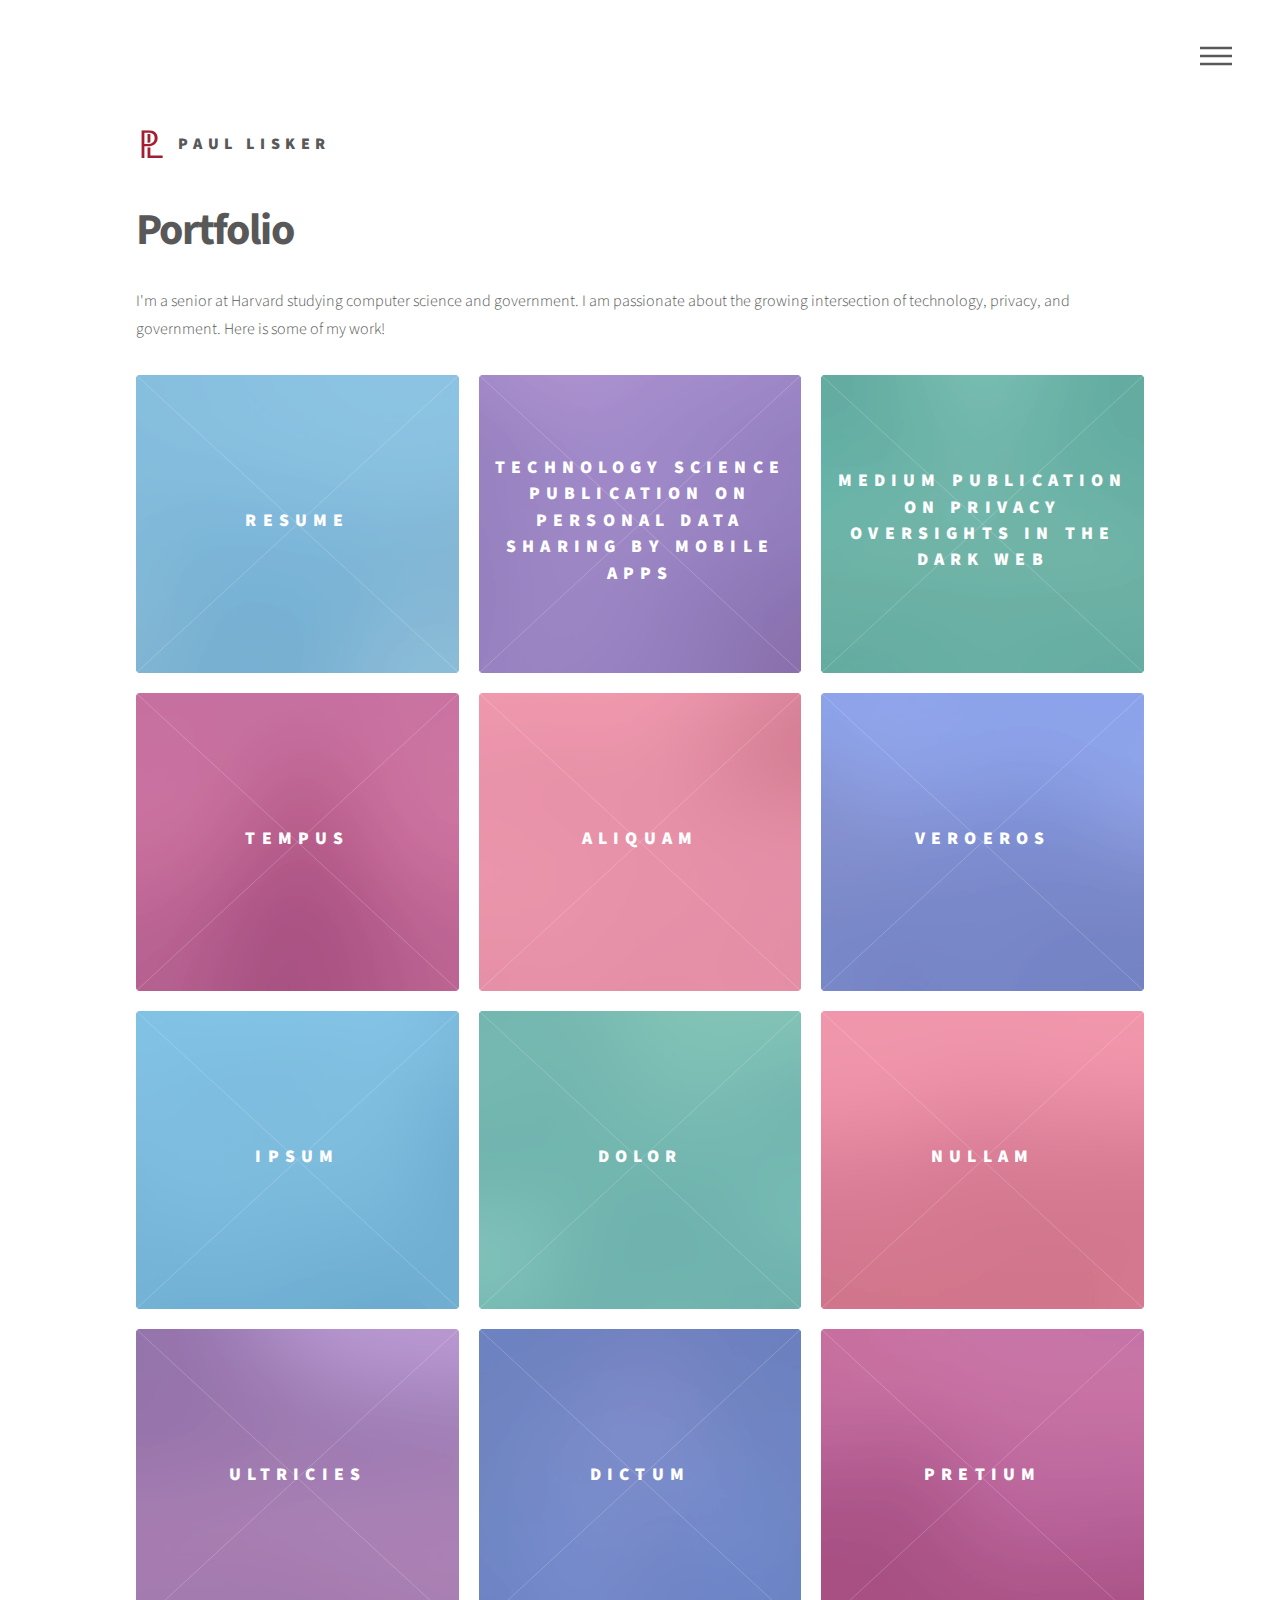
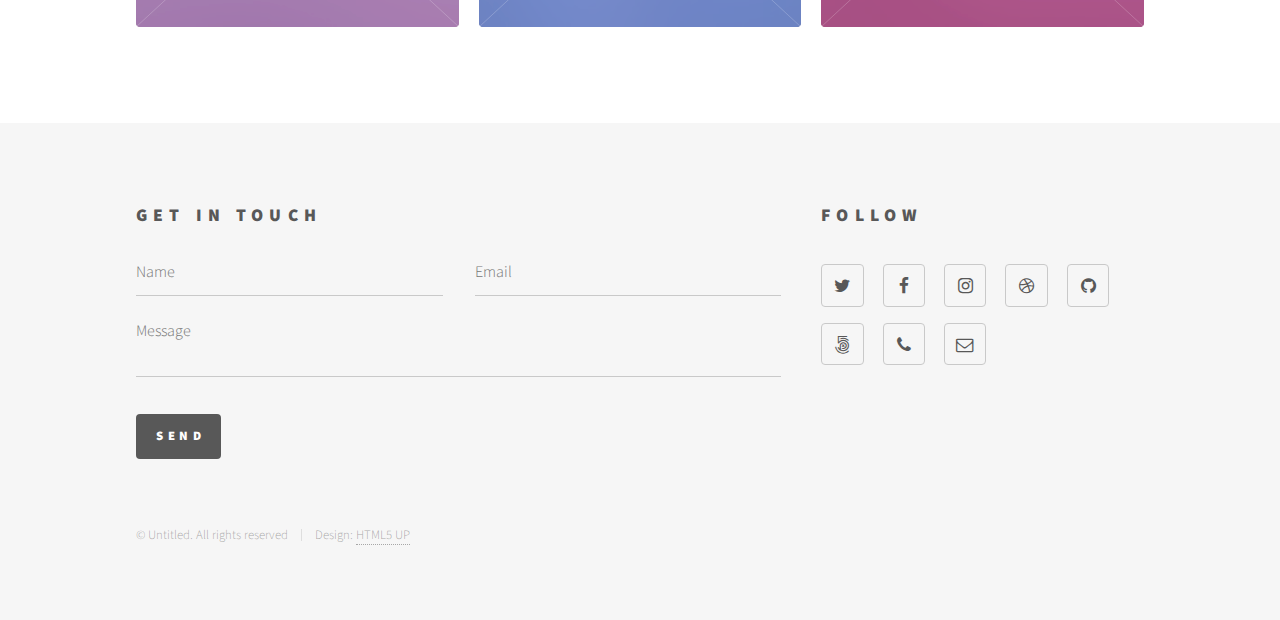
<file: html5up-phantom/index.html>
<!DOCTYPE HTML>
<!--
	Phantom by HTML5 UP
	html5up.net | @ajlkn
	Free for personal and commercial use under the CCA 3.0 license (html5up.net/license)
-->
<html>
	<head>
		<title>Paul Lisker: Projects</title>
		<meta charset="utf-8" />
		<meta name="viewport" content="width=device-width, initial-scale=1" />
		<!--[if lte IE 8]><script src="assets/js/ie/html5shiv.js"></script><![endif]-->
		<link rel="stylesheet" href="assets/css/main.css" />
		<!--[if lte IE 9]><link rel="stylesheet" href="assets/css/ie9.css" /><![endif]-->
		<!--[if lte IE 8]><link rel="stylesheet" href="assets/css/ie8.css" /><![endif]-->

		<link rel="shortcut icon" href="favicon.ico" type="image/x-icon"/>
		<link rel="apple-touch-icon" sizes="180x180" href="/apple-touch-icon.png"/>
		<link rel="icon" type="image/png" href="/favicon-32x32.png" sizes="32x32"/>
		<link rel="icon" type="image/png" href="/favicon-16x16.png" sizes="16x16"/>
		<link rel="manifest" href="/manifest.json"/>
		<link rel="mask-icon" href="/safari-pinned-tab.svg" color="#5bbad5"/>
		<meta name="theme-color" content="#ffffff"/>

	</head>
	<body>
		<!-- Wrapper -->
			<div id="wrapper">

				<!-- Header -->
					<header id="header">
						<div class="inner">

							<!-- Logo -->
								<a href="index.html" class="logo">
									<span class="symbol"><img src="images/logo2.svg" alt="" /></span><span class="title">Paul Lisker</span>
								</a>

							<!-- Nav -->
								<nav>
									<ul>
										<li><a href="#menu">Menu</a></li>
									</ul>
								</nav>

						</div>
					</header>

				<!-- Menu -->
					<nav id="menu">
						<h2>Menu</h2>
						<ul>
							<li><a href="index.html">Home</a></li>
							<li><a href="generic.html">Ipsum veroeros</a></li>
							<li><a href="generic.html">Tempus etiam</a></li>
							<li><a href="generic.html">Consequat dolor</a></li>
							<li><a href="elements.html">Elements</a></li>
						</ul>
					</nav>

				<!-- Main -->
					<div id="main">
						<div class="inner">
							<header>
								<h1>Portfolio</h1>
								<p>I'm a senior at Harvard studying computer science and government. I am passionate about the growing intersection of technology, privacy, and government. Here is some of my work!</p>
							</header>
							<section class="tiles">
								<article class="style2">
									<span class="image">
										<img src="images/pic01.jpg" alt="" />
									</span>
									<a href="lisker_resume.docx">
										<h2>Resume</h2>
										<div class="content">
											<p>Click to download my updated resume!</p>
										</div>
									</a>
								</article>
								<article class="style5">
									<span class="image">
										<img src="images/pic02.jpg" alt="" />
									</span>
									<a href="http://jots.pub/a/2015103001/" target="_blank">
										<h2>Technology Science publication on personal data sharing by mobile apps</h2>
										<div class="content">
											<p>Published October 30, 2015, relating to research as a Fellow in Technology and Data Governance at the Federal Trade Commission</p>
										</div>
									</a>
								</article>
								<article class="style3">
									<span class="image">
										<img src="images/pic03.jpg" alt="" />
									</span>
									<a href="generic.html">
										<h2>Medium publication on privacy oversights in the dark web</h2>
										<div class="content">
											<p>Published September 13, 2016, a continuation of a final project for CS105: Privacy and Technology</p>
										</div>
									</a>
								</article>
								<article class="style4">
									<span class="image">
										<img src="images/pic04.jpg" alt="" />
									</span>
									<a href="generic.html">
										<h2>Tempus</h2>
										<div class="content">
											<p>Sed nisl arcu euismod sit amet nisi lorem etiam dolor veroeros et feugiat.</p>
										</div>
									</a>
								</article>
								<article class="style1">
									<span class="image">
										<img src="images/pic05.jpg" alt="" />
									</span>
									<a href="generic.html">
										<h2>Aliquam</h2>
										<div class="content">
											<p>Sed nisl arcu euismod sit amet nisi lorem etiam dolor veroeros et feugiat.</p>
										</div>
									</a>
								</article>
								<article class="style6">
									<span class="image">
										<img src="images/pic06.jpg" alt="" />
									</span>
									<a href="generic.html">
										<h2>Veroeros</h2>
										<div class="content">
											<p>Sed nisl arcu euismod sit amet nisi lorem etiam dolor veroeros et feugiat.</p>
										</div>
									</a>
								</article>
								<article class="style2">
									<span class="image">
										<img src="images/pic07.jpg" alt="" />
									</span>
									<a href="generic.html">
										<h2>Ipsum</h2>
										<div class="content">
											<p>Sed nisl arcu euismod sit amet nisi lorem etiam dolor veroeros et feugiat.</p>
										</div>
									</a>
								</article>
								<article class="style3">
									<span class="image">
										<img src="images/pic08.jpg" alt="" />
									</span>
									<a href="generic.html">
										<h2>Dolor</h2>
										<div class="content">
											<p>Sed nisl arcu euismod sit amet nisi lorem etiam dolor veroeros et feugiat.</p>
										</div>
									</a>
								</article>
								<article class="style1">
									<span class="image">
										<img src="images/pic09.jpg" alt="" />
									</span>
									<a href="generic.html">
										<h2>Nullam</h2>
										<div class="content">
											<p>Sed nisl arcu euismod sit amet nisi lorem etiam dolor veroeros et feugiat.</p>
										</div>
									</a>
								</article>
								<article class="style5">
									<span class="image">
										<img src="images/pic10.jpg" alt="" />
									</span>
									<a href="generic.html">
										<h2>Ultricies</h2>
										<div class="content">
											<p>Sed nisl arcu euismod sit amet nisi lorem etiam dolor veroeros et feugiat.</p>
										</div>
									</a>
								</article>
								<article class="style6">
									<span class="image">
										<img src="images/pic11.jpg" alt="" />
									</span>
									<a href="generic.html">
										<h2>Dictum</h2>
										<div class="content">
											<p>Sed nisl arcu euismod sit amet nisi lorem etiam dolor veroeros et feugiat.</p>
										</div>
									</a>
								</article>
								<article class="style4">
									<span class="image">
										<img src="images/pic12.jpg" alt="" />
									</span>
									<a href="generic.html">
										<h2>Pretium</h2>
										<div class="content">
											<p>Sed nisl arcu euismod sit amet nisi lorem etiam dolor veroeros et feugiat.</p>
										</div>
									</a>
								</article>
							</section>
						</div>
					</div>

				<!-- Footer -->
					<footer id="footer">
						<div class="inner">
							<section>
								<h2>Get in touch</h2>
								<form method="post" action="#">
									<div class="field half first">
										<input type="text" name="name" id="name" placeholder="Name" />
									</div>
									<div class="field half">
										<input type="email" name="email" id="email" placeholder="Email" />
									</div>
									<div class="field">
										<textarea name="message" id="message" placeholder="Message"></textarea>
									</div>
									<ul class="actions">
										<li><input type="submit" value="Send" class="special" /></li>
									</ul>
								</form>
							</section>
							<section>
								<h2>Follow</h2>
								<ul class="icons">
									<li><a href="#" class="icon style2 fa-twitter"><span class="label">Twitter</span></a></li>
									<li><a href="#" class="icon style2 fa-facebook"><span class="label">Facebook</span></a></li>
									<li><a href="#" class="icon style2 fa-instagram"><span class="label">Instagram</span></a></li>
									<li><a href="#" class="icon style2 fa-dribbble"><span class="label">Dribbble</span></a></li>
									<li><a href="#" class="icon style2 fa-github"><span class="label">GitHub</span></a></li>
									<li><a href="#" class="icon style2 fa-500px"><span class="label">500px</span></a></li>
									<li><a href="#" class="icon style2 fa-phone"><span class="label">Phone</span></a></li>
									<li><a href="#" class="icon style2 fa-envelope-o"><span class="label">Email</span></a></li>
								</ul>
							</section>
							<ul class="copyright">
								<li>&copy; Untitled. All rights reserved</li><li>Design: <a href="http://html5up.net">HTML5 UP</a></li>
							</ul>
						</div>
					</footer>

			</div>

		<!-- Scripts -->
			<script src="assets/js/jquery.min.js"></script>
			<script src="assets/js/skel.min.js"></script>
			<script src="assets/js/util.js"></script>
			<!--[if lte IE 8]><script src="assets/js/ie/respond.min.js"></script><![endif]-->
			<script src="assets/js/main.js"></script>

	</body>
</html>
</file>
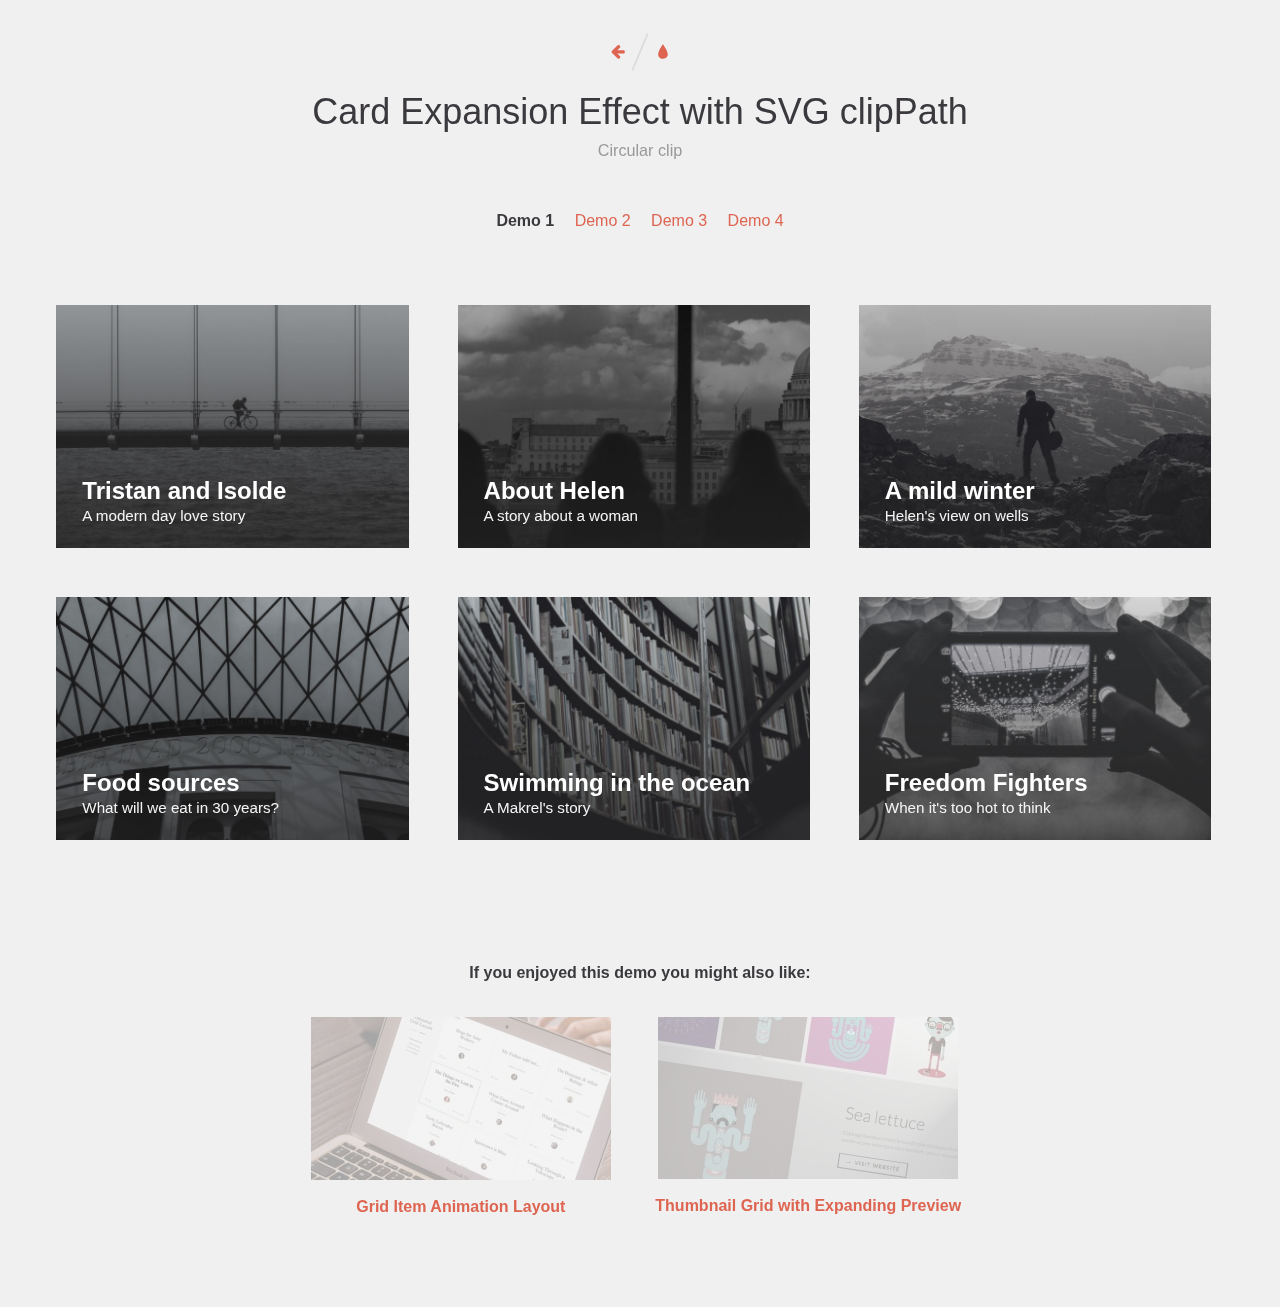
<file: Original_CardExpansion/index.html>
<!DOCTYPE html>
<html lang="en" class="no-js">

<head>
	<meta charset="UTF-8" />
	<meta http-equiv="X-UA-Compatible" content="IE=edge">
	<meta name="viewport" content="width=device-width, initial-scale=1">
	<title>Card Expansion Effect - Demo 1</title>
	<meta name="description" content="Card Expansion Effect with SVG clipPath" />
	<meta name="keywords" content="clipPath, svg, effect, layout, expansion, images, grid, polygon" />
	<meta name="author" content="Claudio Calautti for Codrops" />
	<link rel="shortcut icon" href="favicon.ico">
	<link rel="stylesheet" type="text/css" href="css/normalize.css" />
	<link rel="stylesheet" type="text/css" href="fonts/font-awesome-4.3.0/css/font-awesome.min.css" />
	<link rel="stylesheet" type="text/css" href="css/demo.css" />
	<link rel="stylesheet" type="text/css" href="css/card.css" />
	<link rel="stylesheet" type="text/css" href="css/pattern.css" />
	<!--[if IE]>
	  <script src="http://html5shiv.googlecode.com/svn/trunk/html5.js"></script>
	<![endif]-->
	<script>
	if (navigator.userAgent.toLowerCase().indexOf('firefox') > -1) {
		var root = document.getElementsByTagName('html')[0];
		root.setAttribute('class', 'ff');
	};
	</script>
</head>
<body class="demo-1">
	<div class="container">
		<header class="codrops-header">
			<div class="codrops-links">
				<a class="codrops-icon codrops-icon--prev" href="http://tympanus.net/Development/ColorExtraction/" title="Previous Demo"><span>Previous Demo</span></a>
				<a class="codrops-icon codrops-icon--drop" href="http://tympanus.net/codrops/?p=24222" title="Back to the article"><span>Back to the Codrops article</span></a>
			</div>
			<h1>Card Expansion Effect with SVG clipPath <span>Circular clip</span></h1>
			<nav class="codrops-demos">
				<a class="current-demo" href="index.html">Demo 1</a>
				<a href="index2.html">Demo 2</a>
				<a href="index3.html">Demo 3</a>
				<a href="index4.html">Demo 4</a>
			</nav>
		</header>
		<div class="content">
			<!-- trianglify pattern container -->
			<div class="pattern pattern--hidden"></div>
			<!-- cards -->
			<div class="wrapper">
				<div class="card">
					<div class="card__container card__container--closed">
						<svg class="card__image" xmlns="http://www.w3.org/2000/svg" xmlns:xlink="http://www.w3.org/1999/xlink" viewBox="0 0 1920 500" preserveAspectRatio="xMidYMid slice">
							<defs>
								<clipPath id="clipPath1">
									<!-- r = 992 = hyp = Math.sqrt(960*960+250*250) -->
									<circle class="clip" cx="960" cy="250" r="992"></circle>
								</clipPath>
							</defs>
							<image clip-path="url(#clipPath1)" width="1920" height="500" xlink:href="img/a.jpg"></image>
						</svg>
						<div class="card__content">
							<i class="card__btn-close fa fa-times"></i>
							<div class="card__caption">
								<h2 class="card__title">Tristan and Isolde</h2>
								<p class="card__subtitle">A modern day love story</p>
							</div>
							<div class="card__copy">
								<div class="meta">
									<img class="meta__avatar" src="img/authors/1.png" alt="author01" />
									<span class="meta__author">Gerry Sutherland</span>
									<span class="meta__date">06/19/2015</span>
								</div>
								<p>Business model canvas bootstrapping deployment startup. In A/B testing pivot niche market alpha conversion startup down monetization partnership business-to-consumer success for investor mass market business-to-business.</p>
								<p>Release creative social proof influencer iPad crowdsource gamification learning curve network effects monetization. Gamification business plan mass market www.discoverartisans.com direct mailing ecosystem seed round sales long tail vesting period.</p>
								<p>Product management ramen bootstrapping seed round venture holy grail technology backing partner network entrepreneur beta marketing value proposition. Android stealth conversion scrum project network effects. Creative alpha long tail conversion stealth growth hacking iteration investor A/B testing prototype customer. Startup www.discoverartisans.com direct mailing launch party partnership market ramen metrics focus value proposition.</p>
								<p>Stock infrastructure seed round sales paradigm shift technology user experience focus gamification. Partnership metrics business plan stealth business-to-business. Deployment graphical user interface monetization. Twitter incubator scrum project entrepreneur branding burn rate ramen backing paradigm shift virality crowdsource.</p>
								<p>Social proof MVP ecosystem. Ramen launch party pitch deployment stealth. Vesting period MVP equity. Focus creative partnership founders iteration agile development infographic.</p>
								<p>Low hanging fruit burn rate innovator user experience niche market A/B testing creative launch party product management release. Www.discoverartisans.com influencer business model canvas user experience gamification paradigm shift startup research &amp; development iPad agile development. Strategy incubator infographic success marketing buzz A/B testing responsive web design. Traction research &amp; development pitch seed money venture niche market accelerator network effects.</p>
							</div>
						</div>
					</div>
				</div>
				<div class="card">
					<div class="card__container card__container--closed">
						<svg class="card__image" xmlns="http://www.w3.org/2000/svg" xmlns:xlink="http://www.w3.org/1999/xlink" viewBox="0 0 1920 500" preserveAspectRatio="xMidYMid slice">
							<defs>
								<clipPath id="clipPath2">
									<!-- r = 992 = hyp = Math.sqrt(960*960+250*250) -->
									<circle class="clip" cx="960" cy="250" r="992"></circle>
								</clipPath>
							</defs>
							<image clip-path="url(#clipPath2)" width="1920" height="500" xlink:href="img/b.jpg"></image>
						</svg>
						<div class="card__content">
							<i class="card__btn-close fa fa-times"></i>
							<div class="card__caption">
								<h2 class="card__title">About Helen</h2>
								<p class="card__subtitle">A story about a woman</p>
							</div>
							<div class="card__copy">
								<div class="meta">
									<img class="meta__avatar" src="img/authors/2.png" alt="author02" />
									<span class="meta__author">Frank Posterius</span>
									<span class="meta__date">06/16/2015</span>
								</div>
								<p>Business model canvas bootstrapping deployment startup. In A/B testing pivot niche market alpha conversion startup down monetization partnership business-to-consumer success for investor mass market business-to-business.</p>
								<p>Release creative social proof influencer iPad crowdsource gamification learning curve network effects monetization. Gamification business plan mass market www.discoverartisans.com direct mailing ecosystem seed round sales long tail vesting period.</p>
								<p>Product management ramen bootstrapping seed round venture holy grail technology backing partner network entrepreneur beta marketing value proposition. Android stealth conversion scrum project network effects. Creative alpha long tail conversion stealth growth hacking iteration investor A/B testing prototype customer. Startup www.discoverartisans.com direct mailing launch party partnership market ramen metrics focus value proposition.</p>
								<p>Stock infrastructure seed round sales paradigm shift technology user experience focus gamification. Partnership metrics business plan stealth business-to-business. Deployment graphical user interface monetization. Twitter incubator scrum project entrepreneur branding burn rate ramen backing paradigm shift virality crowdsource.</p>
								<p>Social proof MVP ecosystem. Ramen launch party pitch deployment stealth. Vesting period MVP equity. Focus creative partnership founders iteration agile development infographic.</p>
								<p>Low hanging fruit burn rate innovator user experience niche market A/B testing creative launch party product management release. Www.discoverartisans.com influencer business model canvas user experience gamification paradigm shift startup research &amp; development iPad agile development. Strategy incubator infographic success marketing buzz A/B testing responsive web design. Traction research &amp; development pitch seed money venture niche market accelerator network effects.</p>
							</div>
						</div>
					</div>
				</div>
				<div class="card">
					<div class="card__container card__container--closed">
						<svg class="card__image" xmlns="http://www.w3.org/2000/svg" xmlns:xlink="http://www.w3.org/1999/xlink" viewBox="0 0 1920 500" preserveAspectRatio="xMidYMid slice">
							<defs>
								<clipPath id="clipPath3">
									<!-- r = 992 = hyp = Math.sqrt(960*960+250*250) -->
									<circle class="clip" cx="960" cy="250" r="992"></circle>
								</clipPath>
							</defs>
							<image clip-path="url(#clipPath3)" width="1920" height="500" xlink:href="img/c.jpg"></image>
						</svg>
						<div class="card__content">
							<i class="card__btn-close fa fa-times"></i>
							<div class="card__caption">
								<h2 class="card__title">A mild winter</h2>
								<p class="card__subtitle">Helen's view on wells</p>
							</div>
							<div class="card__copy">
								<div class="meta">
									<img class="meta__avatar" src="img/authors/3.png" alt="author03" />
									<span class="meta__author">Sarah Lester</span>
									<span class="meta__date">06/16/2015</span>
								</div>
								<p>Business model canvas bootstrapping deployment startup. In A/B testing pivot niche market alpha conversion startup down monetization partnership business-to-consumer success for investor mass market business-to-business.</p>
								<p>Release creative social proof influencer iPad crowdsource gamification learning curve network effects monetization. Gamification business plan mass market www.discoverartisans.com direct mailing ecosystem seed round sales long tail vesting period.</p>
								<p>Product management ramen bootstrapping seed round venture holy grail technology backing partner network entrepreneur beta marketing value proposition. Android stealth conversion scrum project network effects. Creative alpha long tail conversion stealth growth hacking iteration investor A/B testing prototype customer. Startup www.discoverartisans.com direct mailing launch party partnership market ramen metrics focus value proposition.</p>
								<p>Stock infrastructure seed round sales paradigm shift technology user experience focus gamification. Partnership metrics business plan stealth business-to-business. Deployment graphical user interface monetization. Twitter incubator scrum project entrepreneur branding burn rate ramen backing paradigm shift virality crowdsource.</p>
								<p>Social proof MVP ecosystem. Ramen launch party pitch deployment stealth. Vesting period MVP equity. Focus creative partnership founders iteration agile development infographic.</p>
								<p>Low hanging fruit burn rate innovator user experience niche market A/B testing creative launch party product management release. Www.discoverartisans.com influencer business model canvas user experience gamification paradigm shift startup research &amp; development iPad agile development. Strategy incubator infographic success marketing buzz A/B testing responsive web design. Traction research &amp; development pitch seed money venture niche market accelerator network effects.</p>
							</div>
						</div>
					</div>
				</div>
				<div class="card">
					<div class="card__container card__container--closed">
						<svg class="card__image" xmlns="http://www.w3.org/2000/svg" xmlns:xlink="http://www.w3.org/1999/xlink" viewBox="0 0 1920 500" preserveAspectRatio="xMidYMid slice">
							<defs>
								<clipPath id="clipPath4">
									<!-- r = 992 = hyp = Math.sqrt(960*960+250*250) -->
									<circle class="clip" cx="960" cy="250" r="992"></circle>
								</clipPath>
							</defs>
							<image clip-path="url(#clipPath4)" width="1920" height="500" xlink:href="img/d.jpg"></image>
						</svg>
						<div class="card__content">
							<i class="card__btn-close fa fa-times"></i>
							<div class="card__caption">
								<h2 class="card__title">Food sources</h2>
								<p class="card__subtitle">What will we eat in 30 years?</p>
							</div>
							<div class="card__copy">
								<div class="meta">
									<img class="meta__avatar" src="img/authors/4.png" alt="author04" />
									<span class="meta__author">Lena Bestofos</span>
									<span class="meta__date">06/14/2015</span>
								</div>
								<p>Business model canvas bootstrapping deployment startup. In A/B testing pivot niche market alpha conversion startup down monetization partnership business-to-consumer success for investor mass market business-to-business.</p>
								<p>Release creative social proof influencer iPad crowdsource gamification learning curve network effects monetization. Gamification business plan mass market www.discoverartisans.com direct mailing ecosystem seed round sales long tail vesting period.</p>
								<p>Product management ramen bootstrapping seed round venture holy grail technology backing partner network entrepreneur beta marketing value proposition. Android stealth conversion scrum project network effects. Creative alpha long tail conversion stealth growth hacking iteration investor A/B testing prototype customer. Startup www.discoverartisans.com direct mailing launch party partnership market ramen metrics focus value proposition.</p>
								<p>Stock infrastructure seed round sales paradigm shift technology user experience focus gamification. Partnership metrics business plan stealth business-to-business. Deployment graphical user interface monetization. Twitter incubator scrum project entrepreneur branding burn rate ramen backing paradigm shift virality crowdsource.</p>
								<p>Social proof MVP ecosystem. Ramen launch party pitch deployment stealth. Vesting period MVP equity. Focus creative partnership founders iteration agile development infographic.</p>
								<p>Low hanging fruit burn rate innovator user experience niche market A/B testing creative launch party product management release. Www.discoverartisans.com influencer business model canvas user experience gamification paradigm shift startup research &amp; development iPad agile development. Strategy incubator infographic success marketing buzz A/B testing responsive web design. Traction research &amp; development pitch seed money venture niche market accelerator network effects.</p>
							</div>
						</div>
					</div>
				</div>
				<div class="card">
					<div class="card__container card__container--closed">
						<svg class="card__image" xmlns="http://www.w3.org/2000/svg" xmlns:xlink="http://www.w3.org/1999/xlink" viewBox="0 0 1920 500" preserveAspectRatio="xMidYMid slice">
							<defs>
								<clipPath id="clipPath5">
									<!-- r = 992 = hyp = Math.sqrt(960*960+250*250) -->
									<circle class="clip" cx="960" cy="250" r="992"></circle>
								</clipPath>
							</defs>
							<image clip-path="url(#clipPath5)" width="1920" height="500" xlink:href="img/e.jpg"></image>
						</svg>
						<div class="card__content">
							<i class="card__btn-close fa fa-times"></i>
							<div class="card__caption">
								<h2 class="card__title">Swimming in the ocean</h2>
								<p class="card__subtitle">A Makrel's story</p>
							</div>
							<div class="card__copy">
								<div class="meta">
									<img class="meta__avatar" src="img/authors/5.png" alt="author05" />
									<span class="meta__author">Michaela Walters</span>
									<span class="meta__date">06/11/2015</span>
								</div>
								<p>Business model canvas bootstrapping deployment startup. In A/B testing pivot niche market alpha conversion startup down monetization partnership business-to-consumer success for investor mass market business-to-business.</p>
								<p>Release creative social proof influencer iPad crowdsource gamification learning curve network effects monetization. Gamification business plan mass market www.discoverartisans.com direct mailing ecosystem seed round sales long tail vesting period.</p>
								<p>Product management ramen bootstrapping seed round venture holy grail technology backing partner network entrepreneur beta marketing value proposition. Android stealth conversion scrum project network effects. Creative alpha long tail conversion stealth growth hacking iteration investor A/B testing prototype customer. Startup www.discoverartisans.com direct mailing launch party partnership market ramen metrics focus value proposition.</p>
								<p>Stock infrastructure seed round sales paradigm shift technology user experience focus gamification. Partnership metrics business plan stealth business-to-business. Deployment graphical user interface monetization. Twitter incubator scrum project entrepreneur branding burn rate ramen backing paradigm shift virality crowdsource.</p>
								<p>Social proof MVP ecosystem. Ramen launch party pitch deployment stealth. Vesting period MVP equity. Focus creative partnership founders iteration agile development infographic.</p>
								<p>Low hanging fruit burn rate innovator user experience niche market A/B testing creative launch party product management release. Www.discoverartisans.com influencer business model canvas user experience gamification paradigm shift startup research &amp; development iPad agile development. Strategy incubator infographic success marketing buzz A/B testing responsive web design. Traction research &amp; development pitch seed money venture niche market accelerator network effects.</p>
							</div>
						</div>
					</div>
				</div>
				<div class="card">
					<div class="card__container card__container--closed">
						<svg class="card__image" xmlns="http://www.w3.org/2000/svg" xmlns:xlink="http://www.w3.org/1999/xlink" viewBox="0 0 1920 500" preserveAspectRatio="xMidYMid slice">
							<defs>
								<clipPath id="clipPath6">
									<!-- r = 992 = hyp = Math.sqrt(960*960+250*250) -->
									<circle class="clip" cx="960" cy="250" r="992"></circle>
								</clipPath>
							</defs>
							<image clip-path="url(#clipPath6)" width="1920" height="500" xlink:href="img/f.jpg"></image>
						</svg>
						<div class="card__content">
							<i class="card__btn-close fa fa-times"></i>
							<div class="card__caption">
								<h2 class="card__title">Freedom Fighters</h2>
								<p class="card__subtitle">When it's too hot to think</p>
							</div>
							<div class="card__copy">
								<div class="meta">
									<img class="meta__avatar" src="img/authors/6.png" alt="author06" />
									<span class="meta__author">Tom Goldman</span>
									<span class="meta__date">06/10/2015</span>
								</div>
								<p>Business model canvas bootstrapping deployment startup. In A/B testing pivot niche market alpha conversion startup down monetization partnership business-to-consumer success for investor mass market business-to-business.</p>
								<p>Release creative social proof influencer iPad crowdsource gamification learning curve network effects monetization. Gamification business plan mass market www.discoverartisans.com direct mailing ecosystem seed round sales long tail vesting period.</p>
								<p>Product management ramen bootstrapping seed round venture holy grail technology backing partner network entrepreneur beta marketing value proposition. Android stealth conversion scrum project network effects. Creative alpha long tail conversion stealth growth hacking iteration investor A/B testing prototype customer. Startup www.discoverartisans.com direct mailing launch party partnership market ramen metrics focus value proposition.</p>
								<p>Stock infrastructure seed round sales paradigm shift technology user experience focus gamification. Partnership metrics business plan stealth business-to-business. Deployment graphical user interface monetization. Twitter incubator scrum project entrepreneur branding burn rate ramen backing paradigm shift virality crowdsource.</p>
								<p>Social proof MVP ecosystem. Ramen launch party pitch deployment stealth. Vesting period MVP equity. Focus creative partnership founders iteration agile development infographic.</p>
								<p>Low hanging fruit burn rate innovator user experience niche market A/B testing creative launch party product management release. Www.discoverartisans.com influencer business model canvas user experience gamification paradigm shift startup research &amp; development iPad agile development. Strategy incubator infographic success marketing buzz A/B testing responsive web design. Traction research &amp; development pitch seed money venture niche market accelerator network effects.</p>
							</div>
						</div>
					</div>
				</div>
			</div>
			<!-- /cards -->
		</div><!-- /content -->
		<!-- Related demos -->
		<section class="content content--related">
			<p>If you enjoyed this demo you might also like:</p>
			<a class="media-item" href="http://tympanus.net/Development/AnimatedGridLayout/">
				<img class="media-item__img" src="img/related/GridItemAnimation.jpg">
				<h3 class="media-item__title">Grid Item Animation Layout</h3>
			</a>
			<a class="media-item" href="http://tympanus.net/Tutorials/ThumbnailGridExpandingPreview/">
				<img class="media-item__img" src="img/related/ThumbnailGridExpandingPreview.jpg">
				<h3 class="media-item__title">Thumbnail Grid with Expanding Preview</h3>
			</a>
		</section>
	</div>
	<!-- /container -->
	<!-- JS -->
	<script src="js/vendors/trianglify.min.js"></script>
	<script src="js/vendors/TweenMax.min.js"></script>
	<script src="js/vendors/ScrollToPlugin.min.js"></script>
	<script src="js/vendors/cash.min.js"></script>
	<script src="js/Card-circle.js"></script>
	<script src="js/demo.js"></script>
</body>

</html>
</file>
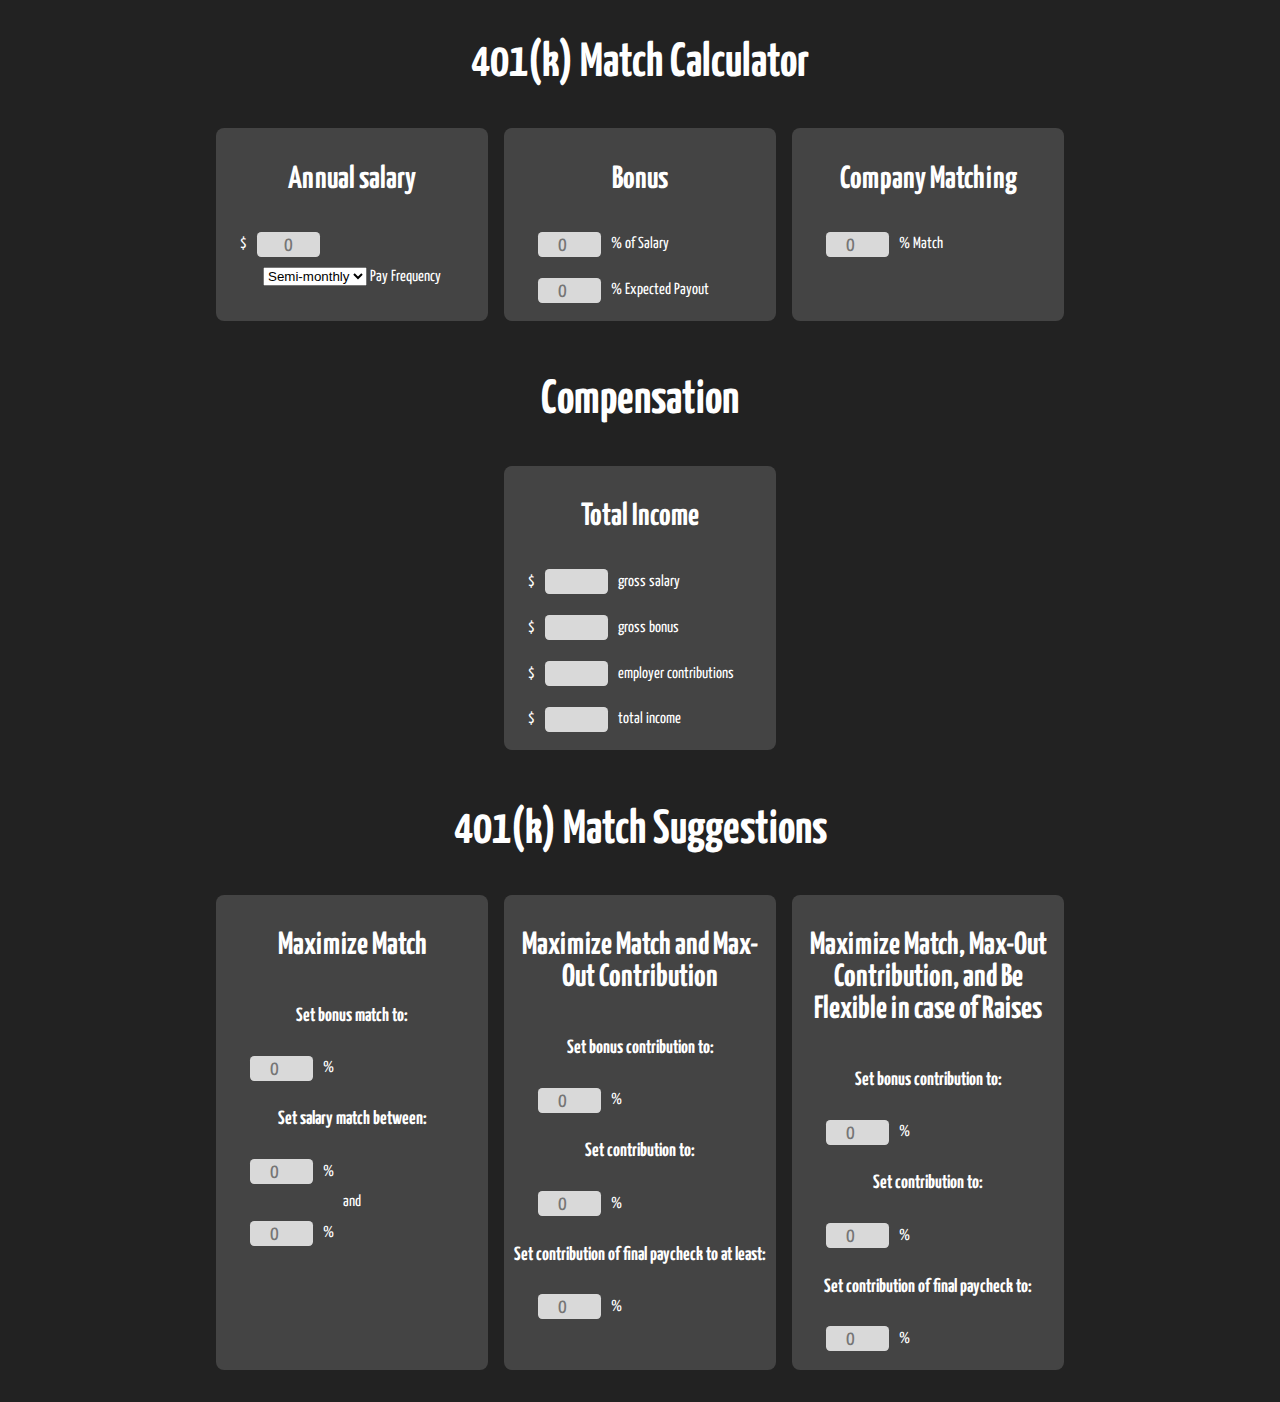
<file: 401k.html>
<head>
  <!-- Google tag (gtag.js) -->
  <script async src="https://www.googletagmanager.com/gtag/js?id=G-JERQFZR6JP"></script>
  <script>
      window.dataLayer = window.dataLayer || [];
      function gtag() { dataLayer.push(arguments); }
      gtag('js', new Date());

      gtag('config', 'G-JERQFZR6JP');
  </script>
  <meta charset="utf-8" />
  <link
    href="https://fonts.googleapis.com/css?family=Yanone+Kaffeesatz:400,700"
    rel="stylesheet"
  />
  <title>401(k) Match Calculator</title>
  <link rel="stylesheet" href="assets/css/401k.css" />
  <script src="https://ajax.googleapis.com/ajax/libs/jquery/3.5.1/jquery.min.js"></script>
  <script src="assets/js/401k.js"></script>
  <meta name="viewport" content="width=device-width, initial-scale=1" />
</head>

<body>
  <h1>401(k) Match Calculator</h1>
  <form>
    <div class="box">
      <h2>Annual salary</h2>
      <div class="net_gross">
        $<input
          id="annual_gross"
          type="text"
          placeholder="0"
          onkeyup="calculateMatches()"
        />
      </div>
      <div class="custom-select">
        <select
          id="paychecks"
          onkeyup="calculateMatches()"
          onclick="calculateMatches()"
        >
          <option value="52">Weekly</option>
          <option value="26">Bi-weekly</option>
          <option value="24" selected>Semi-monthly</option>
          <option value="12">Monthly</option>
        </select>
        Pay Frequency
      </div>
    </div>
    <div class="box">
      <h2>Bonus</h2>
      <div class="net_gross">
        <input
          id="bonus_percentage"
          type="number"
          min="0"
          max="100"
          placeholder="0"
          onkeyup="calculateMatches()"
        />% of Salary
      </div>
      <div class="net_gross">
        <input
          id="bonus_payout"
          type="number"
          min="0"
          max="100"
          placeholder="0"
          onkeyup="calculateMatches()"
        />% Expected Payout
      </div>
    </div>
    <div class="box">
      <h2>Company Matching</h2>
      <div class="net_gross">
        <input
          id="company_cap"
          type="number"
          min="0"
          max="100"
          placeholder="0"
          onkeyup="calculateMatches()"
        />% Match
      </div>
    </div>
  </form>
  <h1>Compensation</h1>
  <form>
    <div class="box">
      <h2>Total Income</h2>
      <div class="net_gross">
        $<input id="final_annual_gross" readonly /> gross salary
      </div>
      <div class="net_gross">
        $<input id="final_bonus" readonly /> gross bonus
      </div>
      <div class="net_gross">
        $<input id="final_matching" readonly /> employer contributions
      </div>
      <div class="net_gross">
        $<input id="final_total" readonly /> total income
      </div>
    </div>
  </form>
  <h1>401(k) Match Suggestions</h1>
  <form>
    <div class="box">
      <h2>Maximize Match</h2>
      <h3>Set bonus match to:</h3>
      <div class="net_gross">
        <input
          id="bonus_match1"
          type="number"
          min="0"
          max="100"
          placeholder="0"
          readonly
        />%
      </div>

      <h3>Set salary match between:</h3>
      <div class="net_gross">
        <input
          id="min_match"
          type="number"
          min="0"
          max="100"
          placeholder="0"
          readonly
        />%
      </div>
      and
      <div class="net_gross">
        <input
          id="max_match1"
          type="number"
          min="0"
          max="100"
          placeholder="0"
          readonly
        />%
      </div>
    </div>
    <div class="box">
      <h2>Maximize Match and Max-Out Contribution</h2>

      <h3>Set bonus contribution to:</h3>
      <div class="net_gross">
        <input
          id="bonus_match2"
          type="number"
          min="0"
          max="100"
          placeholder="0"
          readonly
        />%
      </div>

      <h3>Set contribution to:</h3>
      <div class="net_gross">
        <input
          id="max_match2"
          type="number"
          min="0"
          max="100"
          placeholder="0"
          readonly
        />%
      </div>

      <h3>Set contribution of final paycheck to at least:</h3>
      <div class="net_gross">
        <input
          id="final_max_match"
          type="number"
          min="0"
          max="100"
          placeholder="0"
          readonly
        />%
      </div>
    </div>

    <div class="box">
      <h2>
        Maximize Match, Max-Out Contribution, and Be Flexible in case of Raises
      </h2>

      <h3>Set bonus contribution to:</h3>
      <div class="net_gross">
        <input
          id="bonus_match3"
          type="number"
          min="0"
          max="100"
          placeholder="0"
          readonly
        />%
      </div>

      <h3>Set contribution to:</h3>
      <div class="net_gross">
        <input
          id="min_raise_match"
          type="number"
          min="0"
          max="100"
          placeholder="0"
          readonly
        />%
      </div>

      <h3>Set contribution of final paycheck to:</h3>
      <div class="net_gross">
        <input
          id="final_raise_max_match"
          type="number"
          min="0"
          max="100"
          placeholder="0"
          readonly
        />%
      </div>
    </div>
  </form>
</body>
</file>
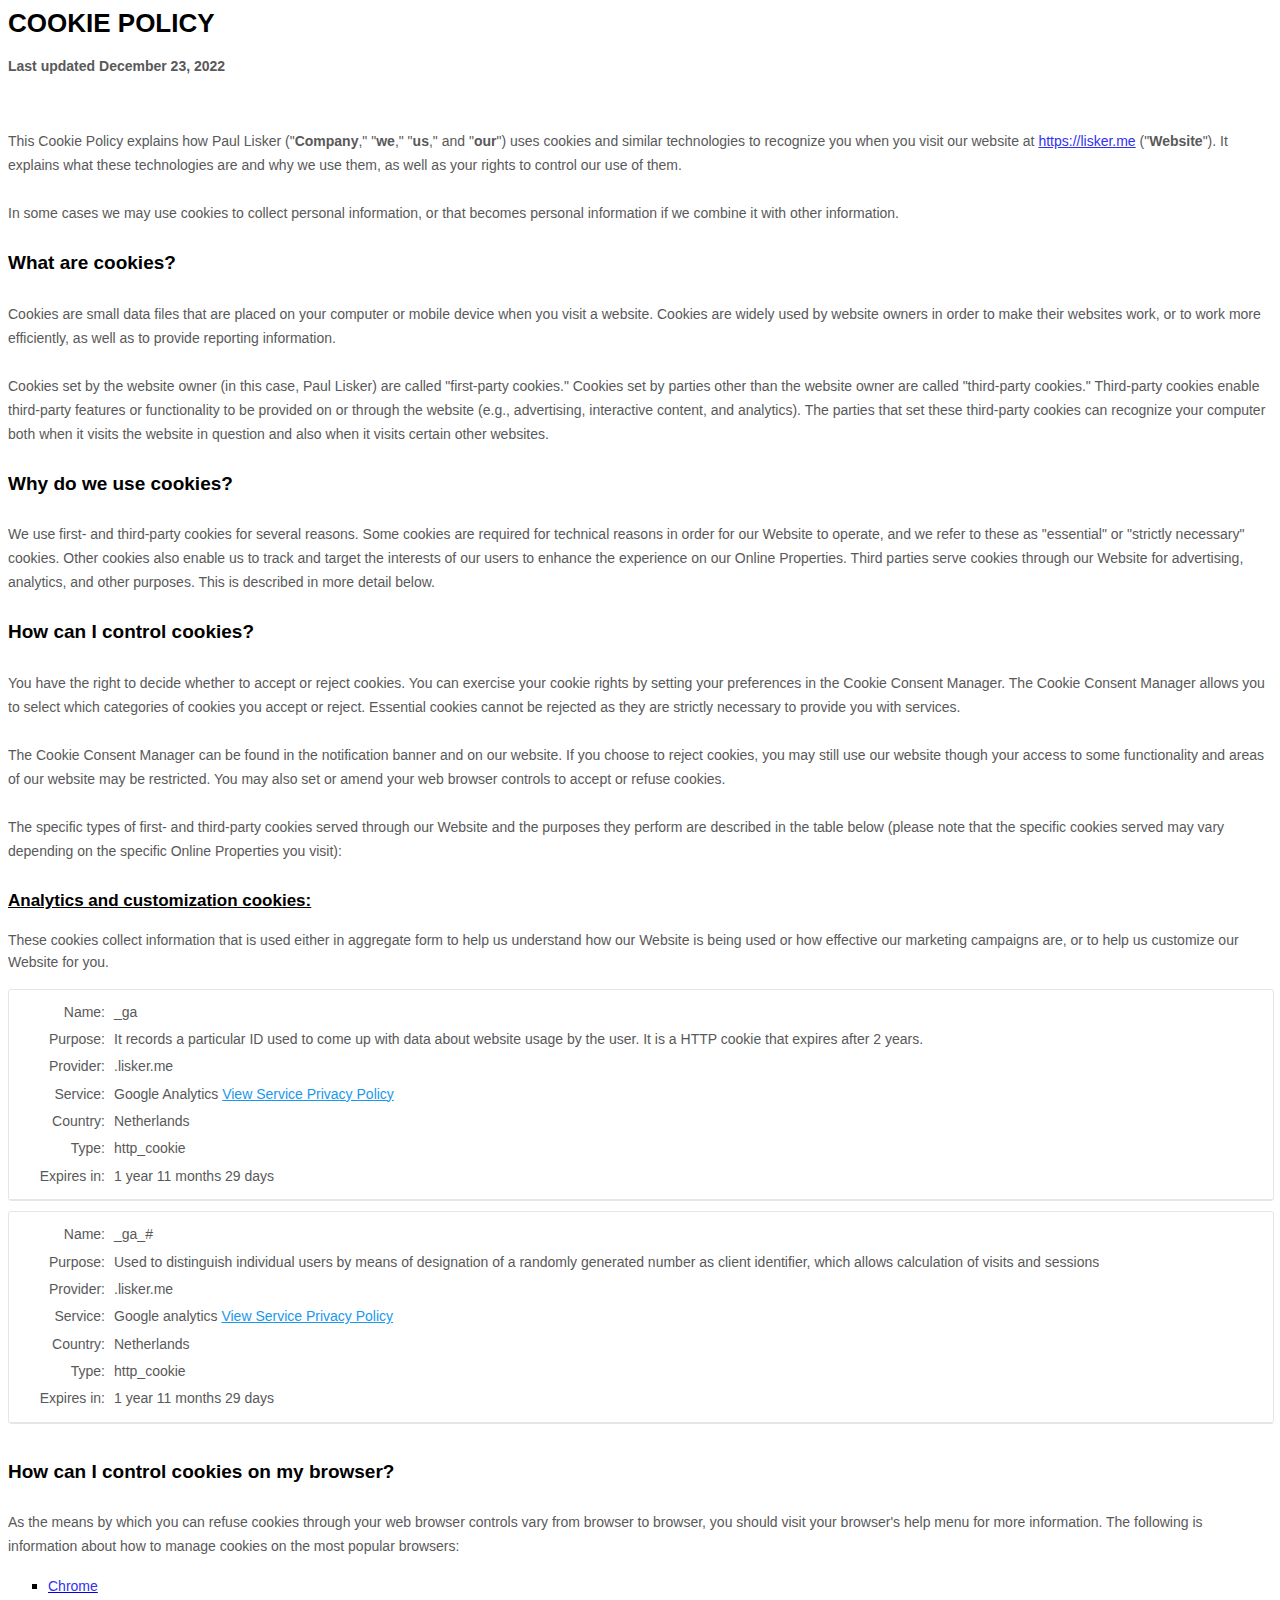
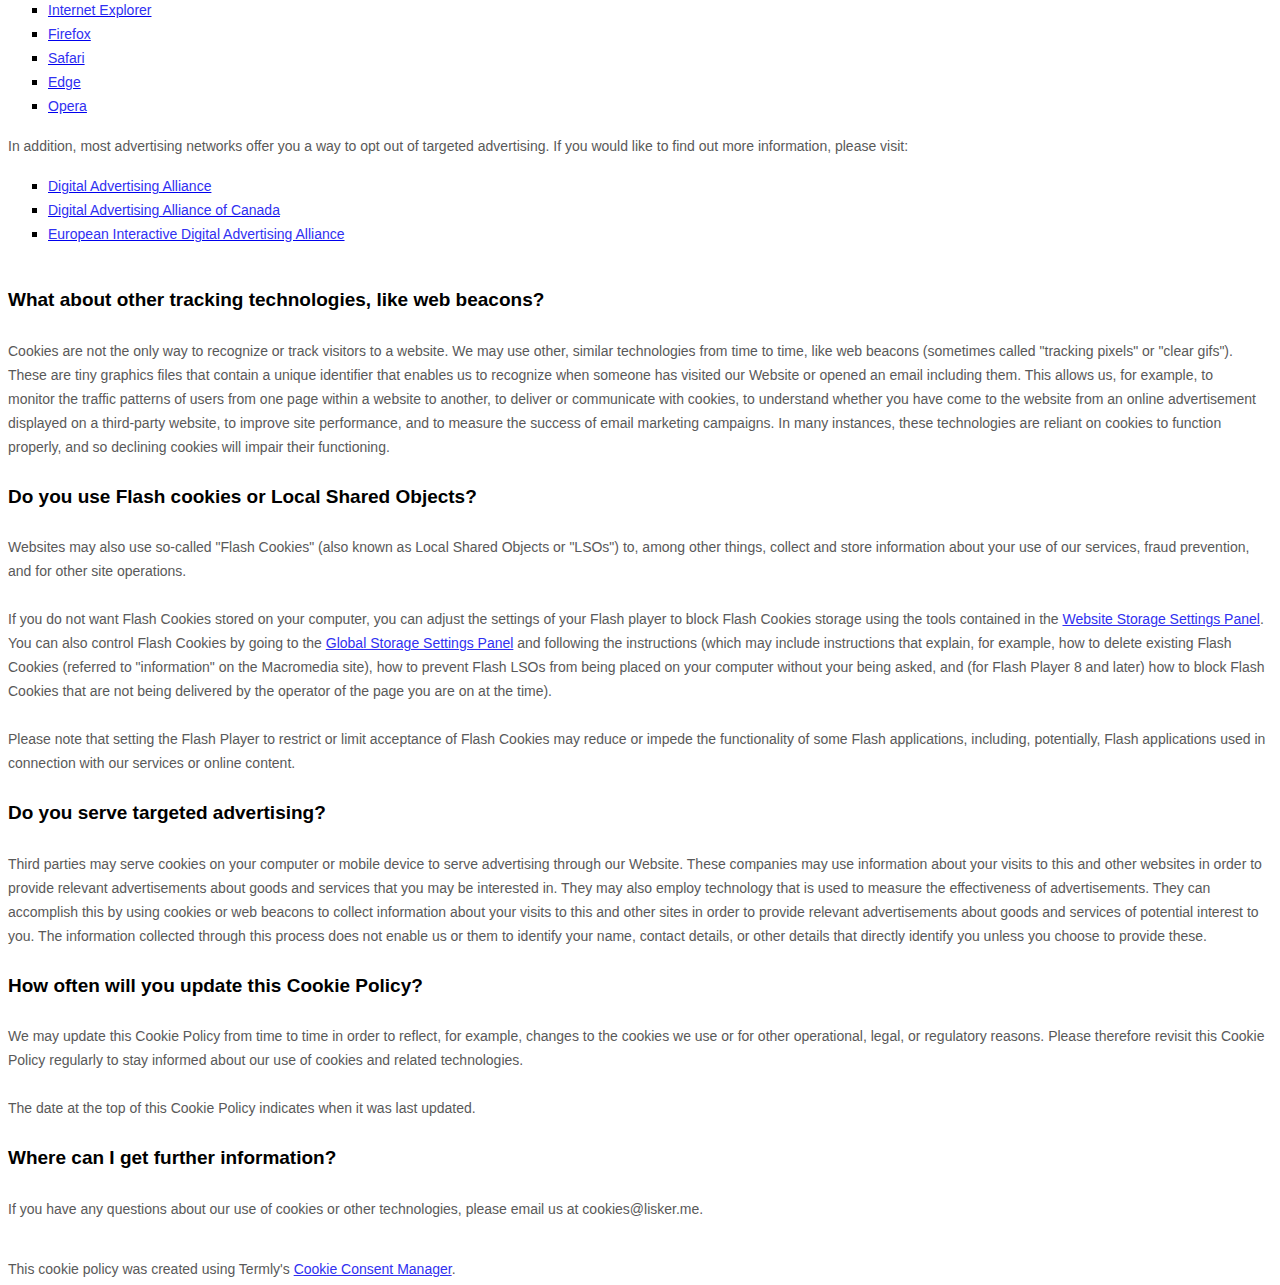
<file: cookie_policy.html>
<!DOCTYPE html>
<!--[if lt IE 7]>      <html class="no-js lt-ie9 lt-ie8 lt-ie7"> <![endif]-->
<!--[if IE 7]>         <html class="no-js lt-ie9 lt-ie8"> <![endif]-->
<!--[if IE 8]>         <html class="no-js lt-ie9"> <![endif]-->
<!--[if gt IE 8]><!-->
<html class="no-js">
    <!--<![endif]-->
    <head>
        <!-- Google tag (gtag.js) -->
        <script async src="https://www.googletagmanager.com/gtag/js?id=G-JERQFZR6JP"></script>
        <script>
        window.dataLayer = window.dataLayer || [];
        function gtag() { dataLayer.push(arguments); }
        gtag('js', new Date());
        gtag('config', 'G-JERQFZR6JP');
        </script>
        <meta charset="utf-8" />
        <meta http-equiv="X-UA-Compatible" content="IE=edge" />
        <title>Paul Lisker | Privacy Policy</title>
        <meta name="viewport" content="width=device-width, initial-scale=1" />
        <meta name="description" content="The website's privacy policy" />
        <meta name="author" content="Paul Lisker" />
    </head>
    <body>
        <style>
            [data-custom-class='body'], [data-custom-class='body'] * {
                    background: transparent !important;
                  }
          [data-custom-class='title'], [data-custom-class='title'] * {
                    font-family: Arial !important;
          font-size: 26px !important;
          color: #000000 !important;
                  }
          [data-custom-class='subtitle'], [data-custom-class='subtitle'] * {
                    font-family: Arial !important;
          color: #595959 !important;
          font-size: 14px !important;
                  }
          [data-custom-class='heading_1'], [data-custom-class='heading_1'] * {
                    font-family: Arial !important;
          font-size: 19px !important;
          color: #000000 !important;
                  }
          [data-custom-class='heading_2'], [data-custom-class='heading_2'] * {
                    font-family: Arial !important;
          font-size: 17px !important;
          color: #000000 !important;
                  }
          [data-custom-class='body_text'], [data-custom-class='body_text'] * {
                    color: #595959 !important;
          font-size: 14px !important;
          font-family: Arial !important;
                  }
          [data-custom-class='link'], [data-custom-class='link'] * {
                    color: #3030F1 !important;
          font-size: 14px !important;
          font-family: Arial !important;
          word-break: break-word !important;
                  }
          </style>
          
                <div data-custom-class="body">
                <div><strong><span style="font-size: 26px;"><span data-custom-class="title">COOKIE POLICY</span></span></strong></div><div><br></div><div><span style="color: rgb(127, 127, 127);"><strong><span style="font-size: 15px;"><span data-custom-class="subtitle">Last updated <bdt class="question">December 23, 2022</bdt></span></span></strong></span></div><div><br></div><div><br></div><div><br></div><div style="line-height: 1.5;"><span style="color: rgb(127, 127, 127);"><span style="color: rgb(89, 89, 89); font-size: 15px;"><span data-custom-class="body_text">This Cookie Policy explains how <bdt class="question">Paul Lisker</bdt> ("<strong>Company</strong>," "<strong>we</strong>," "<strong>us</strong>," and "<strong>our</strong>") uses cookies and similar technologies to recognize you when you visit our website at <bdt class="question"><a href="https://lisker.me" target="_blank" data-custom-class="link">https://lisker.me</a></bdt> ("<strong>Website</strong>"). It explains what these technologies are and why we use them, as well as your rights to control our use of them.</span></span></span></div><div style="line-height: 1.5;"><br></div><div style="line-height: 1.5;"><span style="color: rgb(127, 127, 127);"><span style="color: rgb(89, 89, 89); font-size: 15px;"><span data-custom-class="body_text">In some cases we may use cookies to collect personal information, or that becomes personal information if we combine it with other information.</span></span></span></div><div style="line-height: 1.5;"><br></div><div style="line-height: 1.5;"><span style="color: rgb(127, 127, 127);"><span style="color: rgb(0, 0, 0); font-size: 15px;"><strong><span data-custom-class="heading_1">What are cookies?</span></strong></span></span></div><div style="line-height: 1.5;"><br></div><div style="line-height: 1.5;"><span style="color: rgb(127, 127, 127);"><span style="color: rgb(89, 89, 89); font-size: 15px;"><span data-custom-class="body_text">Cookies are small data files that are placed on your computer or mobile device when you visit a website. Cookies are widely used by website owners in order to make their websites work, or to work more efficiently, as well as to provide reporting information.</span></span></span></div><div style="line-height: 1.5;"><br></div><div style="line-height: 1.5;"><span style="color: rgb(127, 127, 127);"><span style="color: rgb(89, 89, 89); font-size: 15px;"><span data-custom-class="body_text">Cookies set by the website owner (in this case, <bdt class="question">Paul Lisker</bdt>) are called "first-party cookies." Cookies set by parties other than the website owner are called "third-party cookies." Third-party cookies enable third-party features or functionality to be provided on or through the website (e.g., advertising, interactive content, and analytics). The parties that set these third-party cookies can recognize your computer both when it visits the website in question and also when it visits certain other websites.</span></span></span></div><div style="line-height: 1.5;"><br></div><div style="line-height: 1.5;"><span style="color: rgb(127, 127, 127);"><span style="color: rgb(0, 0, 0); font-size: 15px;"><strong><span data-custom-class="heading_1">Why do we use cookies?</span></strong></span></span></div><div style="line-height: 1.5;"><br></div><div style="line-height: 1.5;"><span style="color: rgb(127, 127, 127);"><span style="color: rgb(89, 89, 89); font-size: 15px;"><span data-custom-class="body_text">We use first-<bdt class="block-component"></bdt> and third-<bdt class="statement-end-if-in-editor"></bdt>party cookies for several reasons. Some cookies are required for technical reasons in order for our Website to operate, and we refer to these as "essential" or "strictly necessary" cookies. Other cookies also enable us to track and target the interests of our users to enhance the experience on our Online Properties. <bdt class="block-component"></bdt>Third parties serve cookies through our Website for advertising, analytics, and other purposes. <bdt class="statement-end-if-in-editor"></bdt>This is described in more detail below.</span></span></span></div><div style="line-height: 1.5;"><br></div><div style="line-height: 1.5;"><span style="color: rgb(127, 127, 127);"><span style="color: rgb(89, 89, 89); font-size: 15px;"><span style="font-size: 15px; color: rgb(89, 89, 89);"><span style="font-size: 15px; color: rgb(89, 89, 89);"><span id="control" style="color: rgb(0, 0, 0);"><strong><span data-custom-class="heading_1">How can I control cookies?</span></strong></span></span></span></span></span></div><div style="line-height: 1.5;"><br></div><div style="line-height: 1.5;"><span style="font-size: 15px; color: rgb(89, 89, 89);"><span style="font-size: 15px; color: rgb(89, 89, 89);"><span data-custom-class="body_text">You have the right to decide whether to accept or reject cookies. You can exercise your cookie rights by setting your preferences in the Cookie Consent Manager. The Cookie Consent Manager allows you to select which categories of cookies you accept or reject. Essential cookies cannot be rejected as they are strictly necessary to provide you with services.</span></span></span></div><div style="line-height: 1.5;"><br></div><div style="line-height: 1.5;"><span style="font-size: 15px; color: rgb(89, 89, 89);"><span style="font-size: 15px; color: rgb(89, 89, 89);"><span data-custom-class="body_text">The Cookie Consent Manager can be found in the notification banner and on our website. If you choose to reject cookies, you may still use our website though your access to some functionality and areas of our website may be restricted. You may also set or amend your web browser controls to accept or refuse cookies. </span></span></span></div><div style="line-height: 1.5;"><br></div><div style="line-height: 1.5;"><span style="font-size: 15px; color: rgb(89, 89, 89);"><span style="font-size: 15px; color: rgb(89, 89, 89);"><span data-custom-class="body_text">The specific types of first- and third-party cookies served through our Website and the purposes they perform are described in the table below (please note that the specific </span><span data-custom-class="body_text">cookies served may vary depending on the specific Online Properties you visit):</span></span></span><span style="font-size: 15px;"></div><div><div style="line-height: 1.5;"><span data-custom-class="heading_2" style="color: rgb(0, 0, 0);"><span style="font-size: 15px;"><strong><u><br>Analytics and customization cookies:</u></strong></span></span></div><p style="font-size: 15px; line-height: 1.5;"><span style="color: rgb(127, 127, 127);"><span style="color: rgb(89, 89, 89); font-size: 15px;"><span data-custom-class="body_text">These cookies collect information that is used either in aggregate form to help us understand how our Website is being used or how effective our marketing campaigns are, or to help us customize our Website for you.</span></span></span></p><div><span data-custom-class="body_text"><section data-custom-class="body_text" style="width: 100%; border: 1px solid #e6e6e6; margin: 0 0 10px; border-radius: 3px;"><div style="padding: 8px 13px; border-bottom: 1px solid #e6e6e6;"><table><tbody><tr style="font-family: Roboto, Arial; font-size: 12px; line-height: 1.67; margin: 0 0 8px; vertical-align: top;"><td style="text-align: right; color: #19243c; min-width: 80px;">Name:</td><td style="display: inline-block; margin-left: 5px;"><span style="color: #8b93a7; word-break: break-all;">_ga</span></td></tr><tr style="font-family: Roboto, Arial; font-size: 12px; line-height: 1.67; margin: 0; vertical-align: top;"><td style="text-align: right; color: #19243c; min-width: 80px;">Purpose:</td><td style="display: inline-block; margin-left: 5px;"><span style="color: #8b93a7; word-break: break-all;">It records a particular ID used to come up with data about website usage by the user. It is a HTTP cookie that expires after 2 years.</span></td></tr><tr style="font-family: Roboto, Arial; font-size: 12px; line-height: 1.67; margin: 0 0 8px; vertical-align: top;"><td style="text-align: right; color: #19243c; min-width: 80px;">Provider:</td><td style="display: inline-block; margin-left: 5px;"><span style="color: #8b93a7; word-break: break-all;">.lisker.me</span></td></tr><tr style="font-family: Roboto, Arial; font-size: 12px; line-height: 1.67; margin: 0 0 8px; vertical-align: top;"><td style="text-align: right; color: #19243c; min-width: 80px;">Service:</td><td style="display: inline-block; margin-left: 5px;"><span style="color: #8b93a7; word-break: break-all;">Google Analytics  <a href="https://policies.google.com/technologies/ads" style="color: #1a98eb !important;" target="_blank">View Service Privacy Policy</a>  </span></td></tr><tr style="font-family: Roboto, Arial; font-size: 12px; line-height: 1.67; margin: 0 0 8px; vertical-align: top;"><td style="text-align: right; color: #19243c; min-width: 80px;">Country:</td><td style="display: inline-block; margin-left: 5px;"><span style="color: #8b93a7; word-break: break-all;">Netherlands</span></td></tr><tr style="font-family: Roboto, Arial; font-size: 12px; line-height: 1.67; margin: 0 0 8px; vertical-align: top;"><td style="text-align: right; color: #19243c; min-width: 80px;">Type:</td><td style="display: inline-block; margin-left: 5px;"><span style="color: #8b93a7; word-break: break-all;">http_cookie</span></td></tr><tr style="font-family: Roboto, Arial; font-size: 12px; line-height: 1.67; margin: 0 0 8px; vertical-align: top;"><td style="text-align: right; color: #19243c; min-width: 80px;">Expires in:</td><td style="display: inline-block; margin-left: 5px;"><span style="color: #8b93a7; word-break: break-all;">1 year 11 months 29 days</span></td></tr></tbody></table></div></section><section data-custom-class="body_text" style="width: 100%; border: 1px solid #e6e6e6; margin: 0 0 10px; border-radius: 3px;"><div style="padding: 8px 13px; border-bottom: 1px solid #e6e6e6;"><table><tbody><tr style="font-family: Roboto, Arial; font-size: 12px; line-height: 1.67; margin: 0 0 8px; vertical-align: top;"><td style="text-align: right; color: #19243c; min-width: 80px;">Name:</td><td style="display: inline-block; margin-left: 5px;"><span style="color: #8b93a7; word-break: break-all;">_ga_#</span></td></tr><tr style="font-family: Roboto, Arial; font-size: 12px; line-height: 1.67; margin: 0; vertical-align: top;"><td style="text-align: right; color: #19243c; min-width: 80px;">Purpose:</td><td style="display: inline-block; margin-left: 5px;"><span style="color: #8b93a7; word-break: break-all;">Used to distinguish individual users by means of designation of a randomly generated number as client identifier, which allows calculation of visits and sessions</span></td></tr><tr style="font-family: Roboto, Arial; font-size: 12px; line-height: 1.67; margin: 0 0 8px; vertical-align: top;"><td style="text-align: right; color: #19243c; min-width: 80px;">Provider:</td><td style="display: inline-block; margin-left: 5px;"><span style="color: #8b93a7; word-break: break-all;">.lisker.me</span></td></tr><tr style="font-family: Roboto, Arial; font-size: 12px; line-height: 1.67; margin: 0 0 8px; vertical-align: top;"><td style="text-align: right; color: #19243c; min-width: 80px;">Service:</td><td style="display: inline-block; margin-left: 5px;"><span style="color: #8b93a7; word-break: break-all;">Google analytics  <a href="https://policies.google.com/technologies/ads" style="color: #1a98eb !important;" target="_blank">View Service Privacy Policy</a>  </span></td></tr><tr style="font-family: Roboto, Arial; font-size: 12px; line-height: 1.67; margin: 0 0 8px; vertical-align: top;"><td style="text-align: right; color: #19243c; min-width: 80px;">Country:</td><td style="display: inline-block; margin-left: 5px;"><span style="color: #8b93a7; word-break: break-all;">Netherlands</span></td></tr><tr style="font-family: Roboto, Arial; font-size: 12px; line-height: 1.67; margin: 0 0 8px; vertical-align: top;"><td style="text-align: right; color: #19243c; min-width: 80px;">Type:</td><td style="display: inline-block; margin-left: 5px;"><span style="color: #8b93a7; word-break: break-all;">http_cookie</span></td></tr><tr style="font-family: Roboto, Arial; font-size: 12px; line-height: 1.67; margin: 0 0 8px; vertical-align: top;"><td style="text-align: right; color: #19243c; min-width: 80px;">Expires in:</td><td style="display: inline-block; margin-left: 5px;"><span style="color: #8b93a7; word-break: break-all;">1 year 11 months 29 days</span></td></tr></tbody></table></div></section></span></div></div><div style="line-height: 1.5;"><br></div><div style="line-height: 1.5;"><span style="color: rgb(127, 127, 127);"><span style="color: rgb(0, 0, 0); font-size: 15px;"><strong><span data-custom-class="heading_1">How can I control cookies on my browser?</span></strong></span></span></div><div style="line-height: 1.5;"><br></div><div style="line-height: 1.5;"><span data-custom-class="body_text">As the means by which you can refuse cookies through your web browser controls vary from browser to browser, you should visit your browser's help menu for more information. The following is information about how to manage cookies on the most popular browsers:</span></div><ul><li style="line-height: 1.5;"><a href="https://support.google.com/chrome/answer/95647#zippy=%2Callow-or-block-cookies" rel="noopener noreferrer" target="_blank"><span data-custom-class="link">Chrome</span></a></li><li style="line-height: 1.5;"><a href="https://support.microsoft.com/en-us/windows/delete-and-manage-cookies-168dab11-0753-043d-7c16-ede5947fc64d" rel="noopener noreferrer" target="_blank"><span data-custom-class="link">Internet Explorer</span></a></li><li style="line-height: 1.5;"><a href="https://support.mozilla.org/en-US/kb/enhanced-tracking-protection-firefox-desktop?redirectslug=enable-and-disable-cookies-website-preferences&redirectlocale=en-US" rel="noopener noreferrer" target="_blank"><span data-custom-class="link">Firefox</span></a></li><li style="line-height: 1.5;"><a href="https://support.apple.com/en-ie/guide/safari/sfri11471/mac" rel="noopener noreferrer" target="_blank"><span data-custom-class="link">Safari</span></a></li><li style="line-height: 1.5;"><a href="https://support.microsoft.com/en-us/windows/microsoft-edge-browsing-data-and-privacy-bb8174ba-9d73-dcf2-9b4a-c582b4e640dd" rel="noopener noreferrer" target="_blank"><span data-custom-class="link">Edge</span></a></li><li style="line-height: 1.5;"><a href="https://help.opera.com/en/latest/web-preferences/" rel="noopener noreferrer" target="_blank"><span data-custom-class="link">Opera</span></a></li></ul><div style="line-height: 1.5;"><span data-custom-class="body_text">In addition, most advertising networks offer you a way to opt out of targeted advertising. If you would like to find out more information, please visit:</span></div><ul><li style="line-height: 1.5;"><a href="http://www.aboutads.info/choices/" rel="noopener noreferrer" target="_blank"><span data-custom-class="link">Digital Advertising Alliance</span></a></li><li style="line-height: 1.5;"><a href="https://youradchoices.ca/" rel="noopener noreferrer" target="_blank"><span data-custom-class="link">Digital Advertising Alliance of Canada</span></a></li><li style="line-height: 1.5;"><a href="http://www.youronlinechoices.com/" rel="noopener noreferrer" target="_blank"><span data-custom-class="body_text"><span data-custom-class="link">European Interactive Digital Advertising Alliance</span></span></a></li></ul><div style="line-height: 1.5;"><br></div><div style="line-height: 1.5;"><span style="color: rgb(127, 127, 127);"><span style="color: rgb(0, 0, 0); font-size: 15px;"><strong><span data-custom-class="heading_1">What about other tracking technologies, like web beacons?</span></strong></span></span></div><div style="line-height: 1.5;"><br></div><div style="line-height: 1.5;"><span style="color: rgb(127, 127, 127);"><span style="color: rgb(89, 89, 89); font-size: 15px;"><span data-custom-class="body_text">Cookies are not the only way </span><span style="font-size: 15px; color: rgb(89, 89, 89);"><span data-custom-class="body_text">to recognize or track visitors to a website. We may use other, similar technologies from time to time, like web beacons (sometimes called "tracking pixels" or "clear gifs"). These are tiny graphics files that contain a unique identifier that enables us to recognize when someone has visited our Website<bdt class="block-component"></bdt> or opened an email including them<bdt class="statement-end-if-in-editor"></bdt>. This allows us, for example, to monitor </span><span style="font-size: 15px; color: rgb(89, 89, 89);"><span style="color: rgb(89, 89, 89);"><span data-custom-class="body_text">the traffic patterns of users from one page within a website to another, to deliver or communicate with cookies, to understand whether you have come to the website from an online advertisement displayed on a third-party website, to improve site performance, and to measure the success of email marketing campaigns. In many instances, these technologies are reliant on cookies to function properly, and so declining cookies will impair their functioning.</span><bdt class="block-component"></bdt></span></span></span></span></span></div><div style="line-height: 1.5;"><br></div><div style="line-height: 1.5;"><span style="color: rgb(127, 127, 127);"><span style="color: rgb(89, 89, 89); font-size: 15px;"><span style="font-size: 15px; color: rgb(89, 89, 89);"><span style="font-size: 15px; color: rgb(89, 89, 89);"><span style="color: rgb(0, 0, 0);"><strong><span data-custom-class="heading_1">Do you use Flash cookies or Local Shared Objects?</span></strong></span></span></span></span></span></div><div style="line-height: 1.5;"><br></div><div style="line-height: 1.5;"><span style="font-size: 15px; color: rgb(89, 89, 89);"><span data-custom-class="body_text">Websites may also use so-called "Flash Cookies" (also known as Local Shared Objects or "LSOs") to, among other things, collect and store information about your use of our services, fraud prevention, and for other site operations.</span></span></div><div style="line-height: 1.5;"><br></div><div style="line-height: 1.5;"><span style="font-size: 15px; color: rgb(89, 89, 89);"><span data-custom-class="body_text">If you do not want Flash Cookies stored on your computer, you can adjust the settings of your Flash player to block Flash Cookies storage using the tools contained in the </span></span><span data-custom-class="body_text"><span style="color: rgb(48, 48, 241);"><a data-custom-class="link" href="http://www.macromedia.com/support/documentation/en/flashplayer/help/settings_manager07.html" target="_BLANK"><span style="font-size: 15px;">Website Storage Settings Panel</span></a></span><span style="font-size: 15px; color: rgb(89, 89, 89);">. You can also control Flash Cookies by going to the </span><span style="color: rgb(48, 48, 241);"><a data-custom-class="link" href="http://www.macromedia.com/support/documentation/en/flashplayer/help/settings_manager03.html" target="_BLANK"><span style="font-size: 15px;">Global Storage Settings Panel</span></a></span></span><span style="font-size: 15px; color: rgb(89, 89, 89);"><span data-custom-class="body_text"> and </span><span style="font-size:15px; color: rgb(89, 89, 89);"><span data-custom-class="body_text">following the instructions (which may include instructions that explain, for example, how to delete existing Flash Cookies (referred to "information" on the Macromedia site), how to prevent Flash LSOs from being placed on your computer without your being asked, and (for Flash Player 8 and later) how to block Flash Cookies that are not being delivered by the operator of the page you are on at the time).</span></span></span></div><div style="line-height: 1.5;"><br></div><div style="line-height: 1.5;"><span style="font-size: 15px; color: rgb(89, 89, 89);"><span style="font-size: 15px; color: rgb(89, 89, 89);"><span data-custom-class="body_text">Please note that setting the Flash Player to restrict or limit acceptance of Flash Cookies may reduce or impede the functionality of some Flash applications, including, potentially, Flash applications used in connection with our services or online content.</span></span></span><span style="color: rgb(127, 127, 127);"><span style="color: rgb(89, 89, 89); font-size: 15px;"><span style="font-size: 15px; color: rgb(89, 89, 89);"><span style="font-size: 15px; color: rgb(89, 89, 89);"><span style="color: rgb(89, 89, 89);"><bdt class="statement-end-if-in-editor"></bdt><bdt class="block-component"></bdt></span></span></span></span></span></div><div style="line-height: 1.5;"><br></div><div style="line-height: 1.5;"><span style="color: rgb(127, 127, 127);"><span style="color: rgb(89, 89, 89); font-size: 15px;"><span style="font-size: 15px; color: rgb(89, 89, 89);"><span style="font-size: 15px; color: rgb(89, 89, 89);"><span style="color: rgb(89, 89, 89);"><span style="font-size: 15px; color: rgb(89, 89, 89);"><span style="font-size: 15px; color: rgb(0, 0, 0);"><strong><span data-custom-class="heading_1">Do you serve targeted advertising?</span></strong></span></span></span></span></span></span></span></div><div style="line-height: 1.5;"><br></div><div style="line-height: 1.5;"><span style="font-size: 15px; color: rgb(89, 89, 89);"><span data-custom-class="body_text">Third parties may serve cookies on your computer or mobile device to serve advertising through our Website. These companies may use information about your visits to this and other websites in order to provide relevant advertisements about goods and services that you may be interested in. They may also employ technology that is used to measure the effectiveness of advertisements. They can accomplish this by using cookies or web beacons to collect information about your visits to this and other sites in order to provide relevant advertisements about goods and services of potential interest to you. The information collected through this process does not enable us or them to identify your name, contact details, or other details that directly identify you unless you choose to provide these.</span></span><span style="color: rgb(127, 127, 127);"><span style="color: rgb(89, 89, 89); font-size: 15px;"><span style="font-size: 15px; color: rgb(89, 89, 89);"><span style="font-size: 15px; color: rgb(89, 89, 89);"><span style="color: rgb(89, 89, 89);"><bdt class="statement-end-if-in-editor"></bdt></span></span></span></span></span></div><div style="line-height: 1.5;"><br></div><div style="line-height: 1.5;"><span style="font-size: 15px; color: rgb(89, 89, 89);"><span style="font-size: 15px; color: rgb(0, 0, 0);"><strong><span data-custom-class="heading_1">How often will you update this Cookie Policy?</span></strong></span></span></div><div style="line-height: 1.5;"><br></div><div style="line-height: 1.5;"><span style="font-size: 15px; color: rgb(89, 89, 89);"><span style="font-size: 15px; color: rgb(89, 89, 89);"><span data-custom-class="body_text">We may update </span><span style="font-size: 15px; color: rgb(89, 89, 89);"><span data-custom-class="body_text">this Cookie Policy from time to time in order to reflect, for example, changes to the cookies we use or for other operational, legal, or regulatory reasons. Please therefore revisit this Cookie Policy regularly to stay informed about our use of cookies and related technologies.</span></span></span></span></div><div style="line-height: 1.5;"><br></div><div style="line-height: 1.5;"><span style="font-size: 15px; color: rgb(89, 89, 89);"><span style="font-size: 15px; color: rgb(89, 89, 89);"><span style="font-size: 15px; color: rgb(89, 89, 89);"><span data-custom-class="body_text">The date at the top of this Cookie Policy indicates when it was last updated.</span></span></span></span></div><div style="line-height: 1.5;"><br></div><div style="line-height: 1.5;"><span style="font-size: 15px; color: rgb(89, 89, 89);"><span style="font-size: 15px; color: rgb(89, 89, 89);"><span style="font-size: 15px; color: rgb(0, 0, 0);"><strong><span data-custom-class="heading_1">Where can I get further information?</span></strong></span></span></span></div><div style="line-height: 1.5;"><br></div><div style="line-height: 1.5;"><span style="font-size: 15px; color: rgb(89, 89, 89);"><span style="font-size: 15px; color: rgb(89, 89, 89);"><span style="font-size: 15px; color: rgb(89, 89, 89);"><span data-custom-class="body_text">If you have any questions about our use of cookies or other technologies, please email us at <bdt class="question">cookies@lisker.me</bdt>.</span></span></span></span></div><div style="line-height: 1.5;"><span data-custom-class="body_text"><br></span></div><div style="line-height: 1.5;"><span style="font-size: 15px; color: rgb(89, 89, 89);"><span style="font-size: 15px; color: rgb(89, 89, 89);"><span data-custom-class="body_text"><bdt class="question"></bdt></span></span></span></div><div style="line-height: 1.5;"><span style="font-size: 15px; color: rgb(89, 89, 89);"><bdt class="question"><span data-custom-class="body_text"></span></bdt><span data-custom-class="body_text"><bdt class="block-component"></bdt></span></span></div><div style="line-height: 1.5;"><span data-custom-class="body_text"><span style="font-size: 15px; color: rgb(89, 89, 89);"><bdt class="question"></bdt><bdt class="block-component"></bdt><bdt class="block-component"></bdt><bdt class="block-component"><bdt class="block-component"></bdt></bdt></span></span><span data-custom-class="body_text"><span style="font-size: 15px; color: rgb(89, 89, 89);"><bdt class="block-component"></bdt></span></span></div><style>
                ul {
                  list-style-type: square;
                }
                ul > li > ul {
                  list-style-type: circle;
                }
                ul > li > ul > li > ul {
                  list-style-type: square;
                }
                ol li {
                  font-family: Arial ;
                }
              </style>
                </div>
                <div style="color: #595959;font-size: 14px;font-family: Arial;padding-top:16px;">
                This cookie policy was created using Termly's <a style="color: rgb(48, 48, 241) !important;" href="https://termly.io/products/cookie-consent-manager/">Cookie Consent Manager</a>.
                </div>
    </body>
</file>
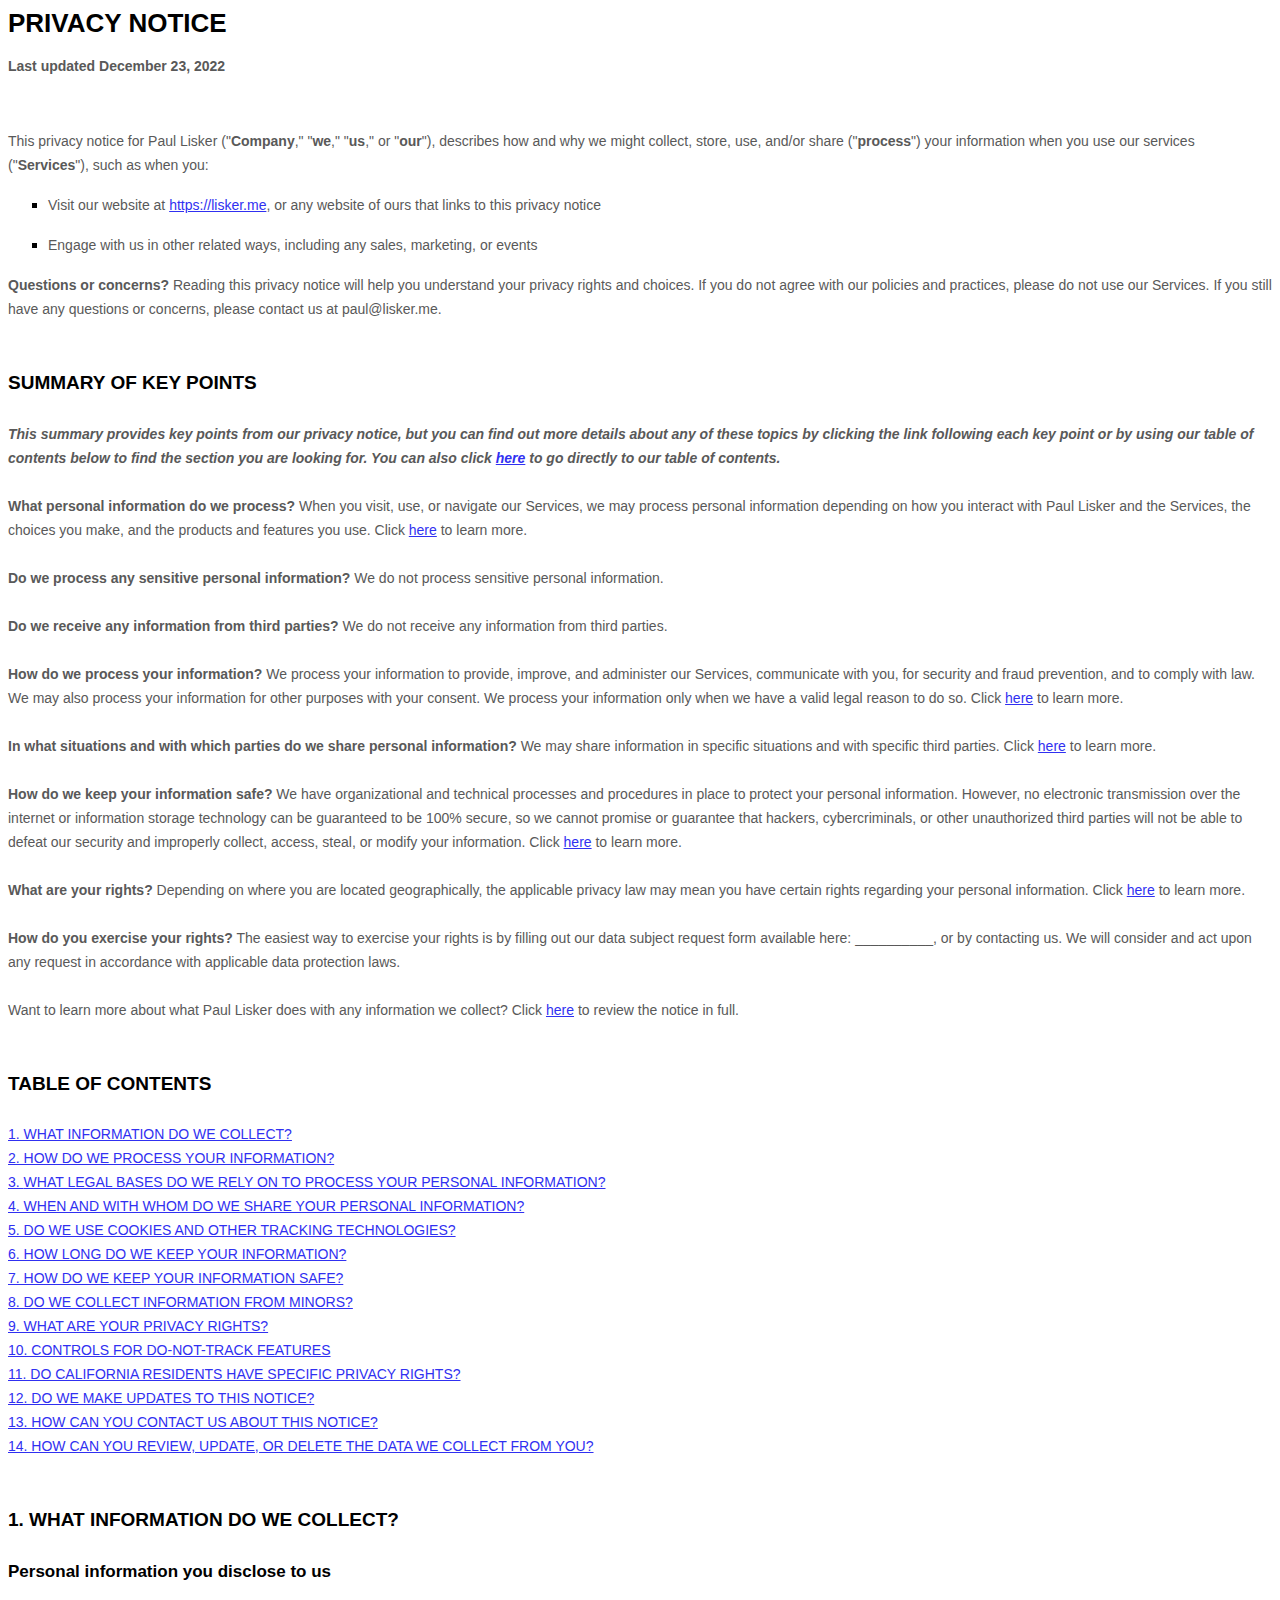
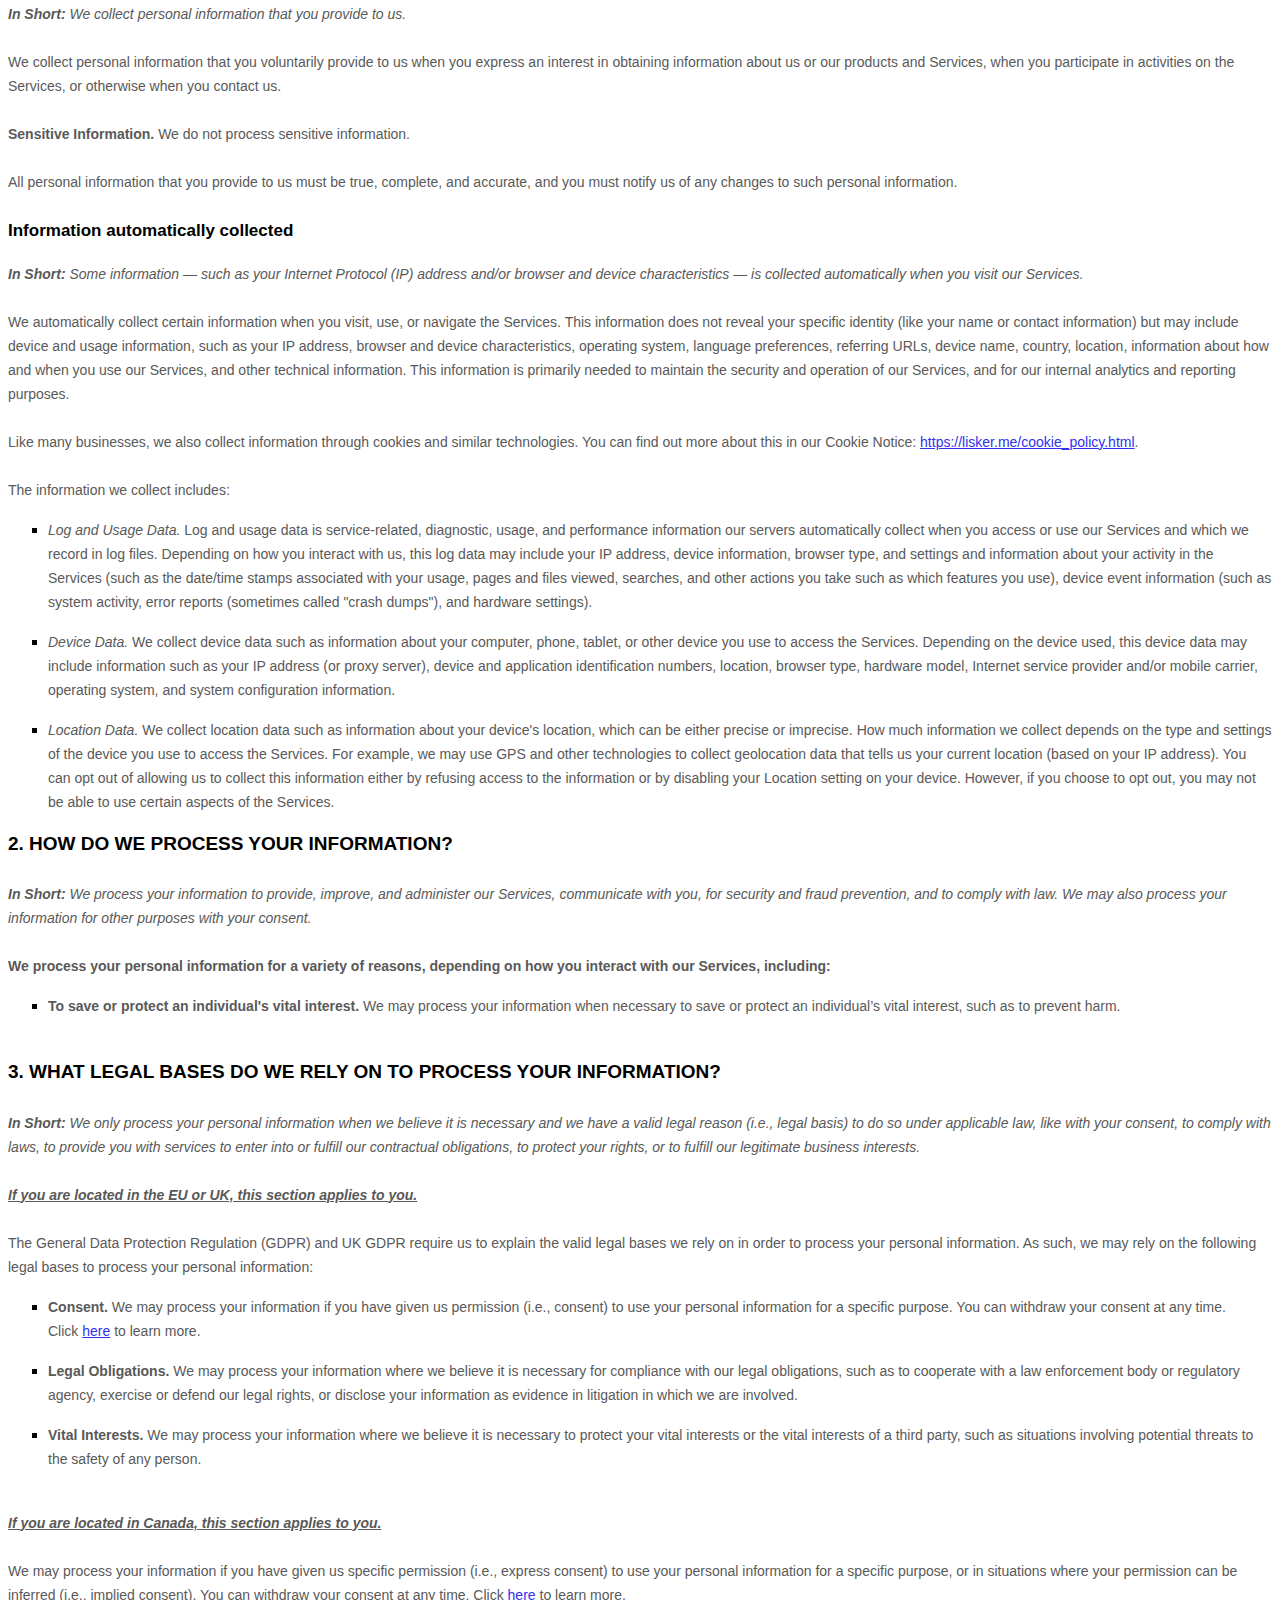
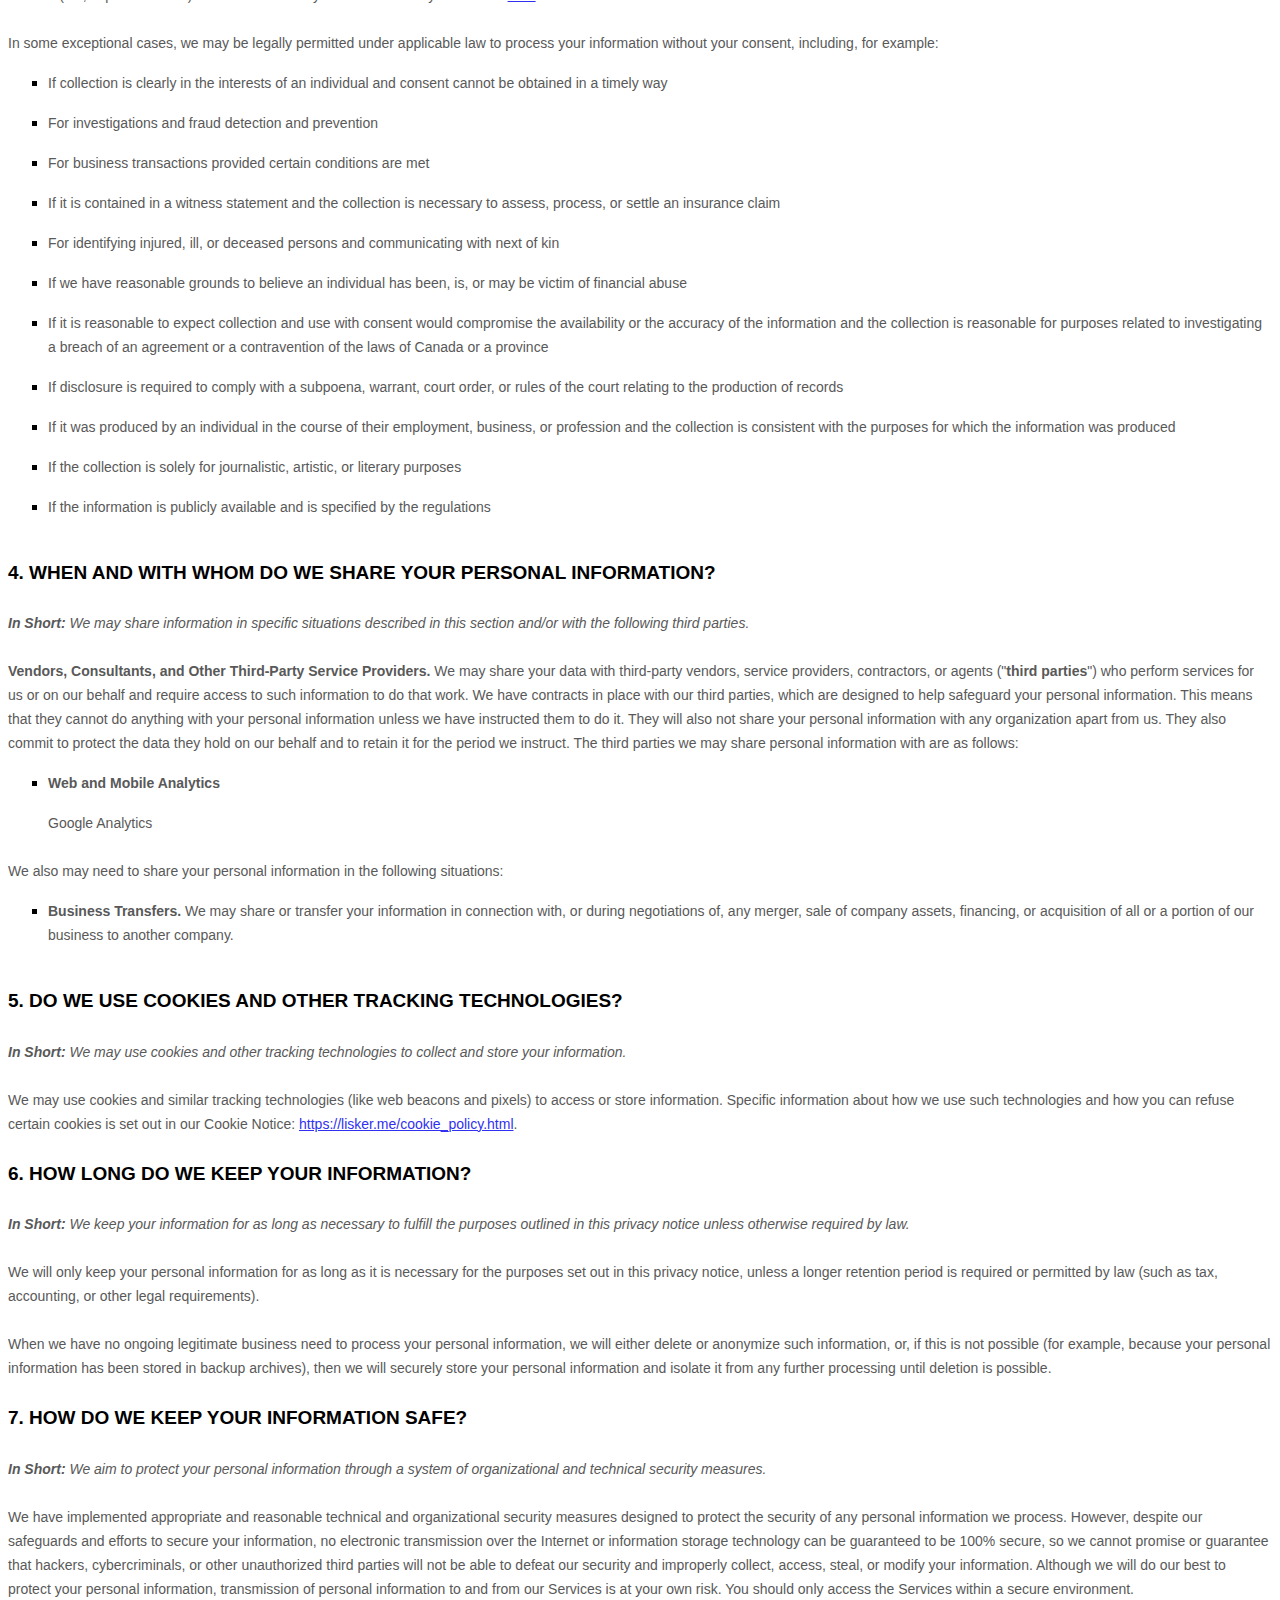
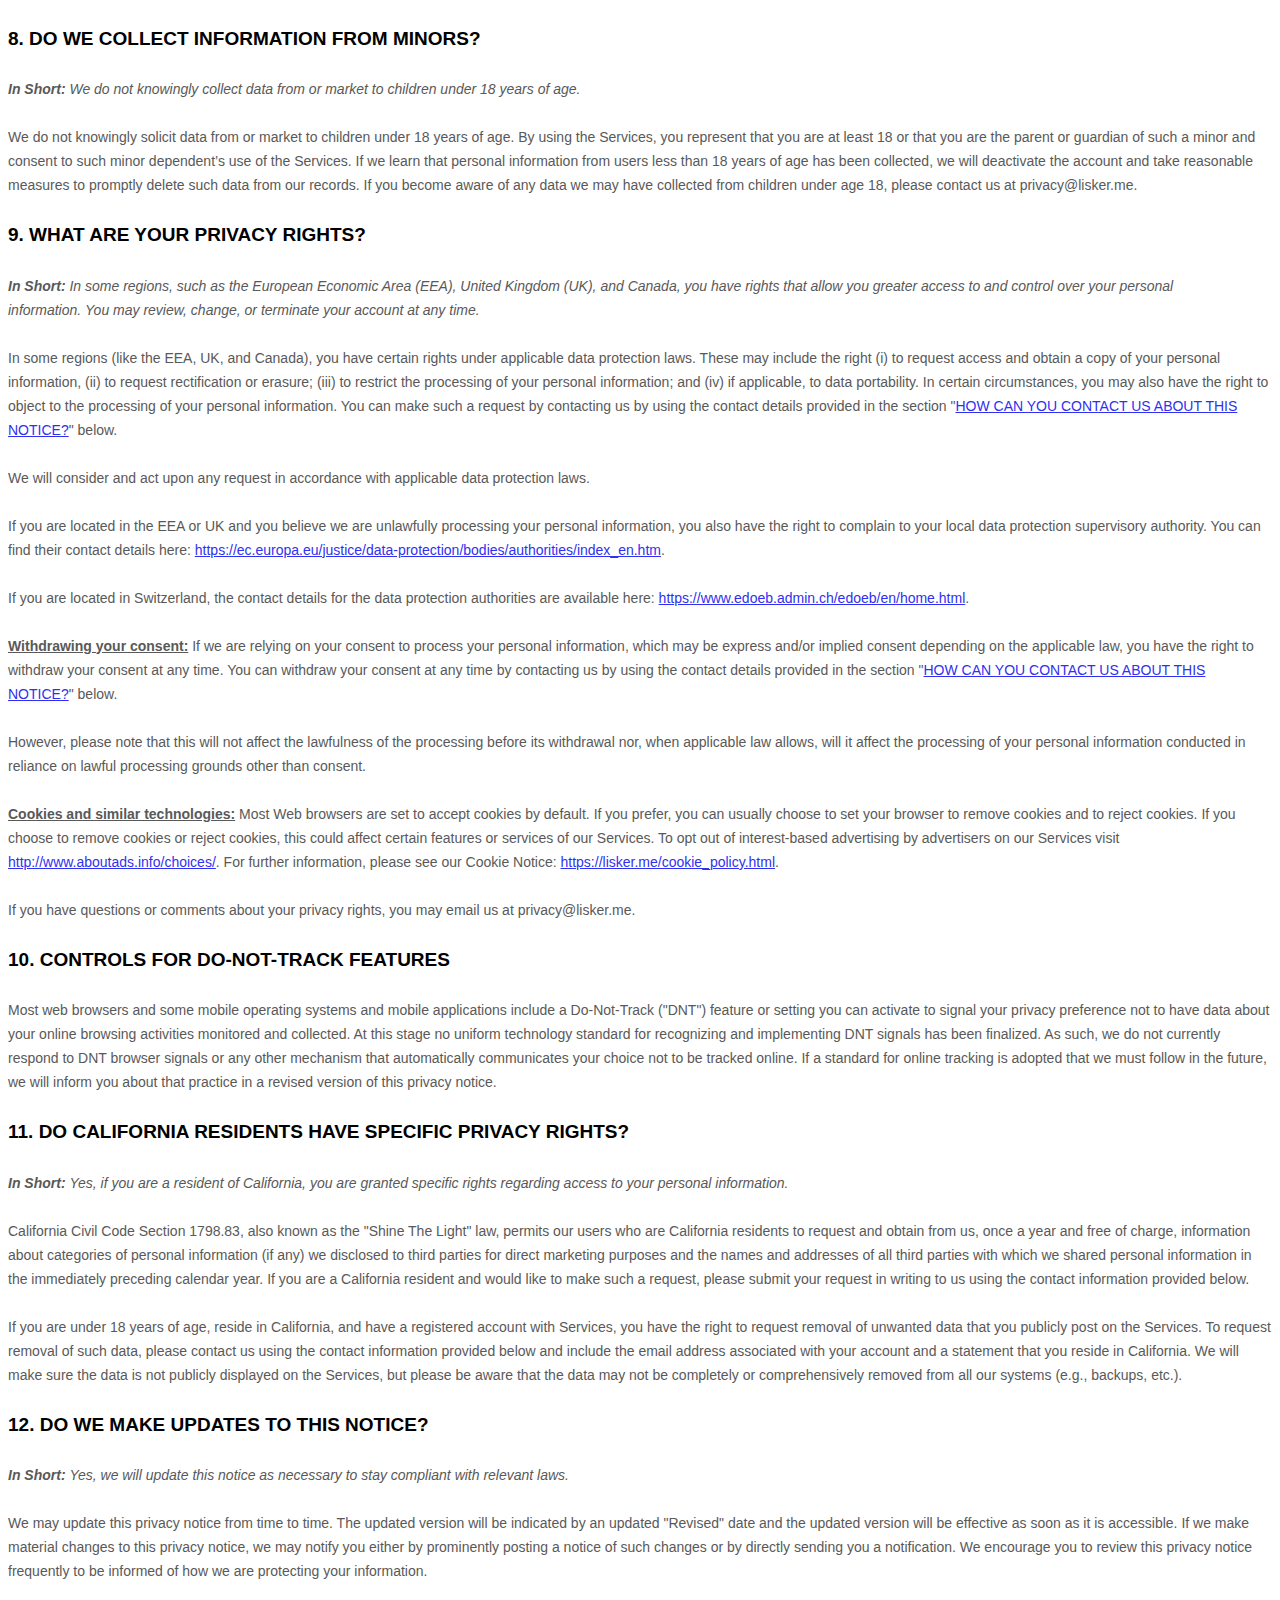
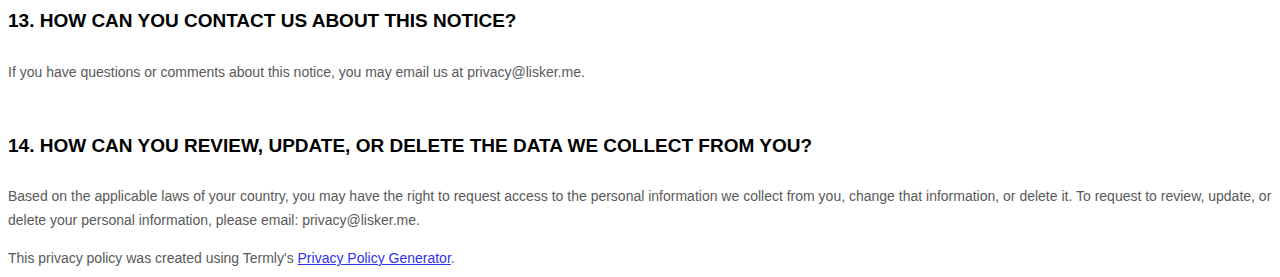
<file: privacy_policy.html>
<!DOCTYPE html>
<!--[if lt IE 7]>      <html class="no-js lt-ie9 lt-ie8 lt-ie7"> <![endif]-->
<!--[if IE 7]>         <html class="no-js lt-ie9 lt-ie8"> <![endif]-->
<!--[if IE 8]>         <html class="no-js lt-ie9"> <![endif]-->
<!--[if gt IE 8]><!-->
<html class="no-js">
    <!--<![endif]-->
    <head>
        <!-- Google tag (gtag.js) -->
        <script async src="https://www.googletagmanager.com/gtag/js?id=G-JERQFZR6JP"></script>
        <script>
        window.dataLayer = window.dataLayer || [];
        function gtag() { dataLayer.push(arguments); }
        gtag('js', new Date());
        gtag('config', 'G-JERQFZR6JP');
        </script>
        <meta charset="utf-8" />
        <meta http-equiv="X-UA-Compatible" content="IE=edge" />
        <title>Paul Lisker | Privacy Policy</title>
        <meta name="viewport" content="width=device-width, initial-scale=1" />
        <meta name="description" content="The website's privacy policy" />
        <meta name="author" content="Paul Lisker" />
    </head>
    <body>
        <style>
            [data-custom-class='body'], [data-custom-class='body'] * {
                    background: transparent !important;
                  }
          [data-custom-class='title'], [data-custom-class='title'] * {
                    font-family: Arial !important;
          font-size: 26px !important;
          color: #000000 !important;
                  }
          [data-custom-class='subtitle'], [data-custom-class='subtitle'] * {
                    font-family: Arial !important;
          color: #595959 !important;
          font-size: 14px !important;
                  }
          [data-custom-class='heading_1'], [data-custom-class='heading_1'] * {
                    font-family: Arial !important;
          font-size: 19px !important;
          color: #000000 !important;
                  }
          [data-custom-class='heading_2'], [data-custom-class='heading_2'] * {
                    font-family: Arial !important;
          font-size: 17px !important;
          color: #000000 !important;
                  }
          [data-custom-class='body_text'], [data-custom-class='body_text'] * {
                    color: #595959 !important;
          font-size: 14px !important;
          font-family: Arial !important;
                  }
          [data-custom-class='link'], [data-custom-class='link'] * {
                    color: #3030F1 !important;
          font-size: 14px !important;
          font-family: Arial !important;
          word-break: break-word !important;
                  }
          </style>
          
                <div data-custom-class="body">
                <div><strong><span style="font-size: 26px;"><span data-custom-class="title">PRIVACY NOTICE</span></span></strong></div><div><br></div><div><span style="color: rgb(127, 127, 127);"><strong><span style="font-size: 15px;"><span data-custom-class="subtitle">Last updated <bdt class="question">December 23, 2022</bdt></span></span></strong></span></div><div><br></div><div><br></div><div><br></div><div style="line-height: 1.5;"><span style="color: rgb(127, 127, 127);"><span style="color: rgb(89, 89, 89); font-size: 15px;"><span data-custom-class="body_text">This privacy notice for <bdt class="question">Paul Lisker<bdt class="block-component"></bdt></bdt> (<bdt class="block-component"></bdt>"<bdt class="block-component"></bdt><strong>Company</strong><bdt class="statement-end-if-in-editor"></bdt>," "<strong>we</strong>," "<strong>us</strong>," or "<strong>our</strong>"<bdt class="statement-end-if-in-editor"></bdt></span><span data-custom-class="body_text">), describes how and why we might collect, store, use, and/or share (<bdt class="block-component"></bdt>"<strong>process</strong>"<bdt class="statement-end-if-in-editor"></bdt>) your information when you use our services (<bdt class="block-component"></bdt>"<strong>Services</strong>"<bdt class="statement-end-if-in-editor"></bdt>), such as when you:</span></span></span><span style="font-size: 15px;"><span style="color: rgb(127, 127, 127);"><span data-custom-class="body_text"><span style="color: rgb(89, 89, 89);"><span data-custom-class="body_text"><bdt class="block-component"></bdt></span></span></span></span></span></div><ul><li style="line-height: 1.5;"><span style="font-size: 15px; color: rgb(89, 89, 89);"><span style="font-size: 15px; color: rgb(89, 89, 89);"><span data-custom-class="body_text">Visit our website<bdt class="block-component"></bdt> at <bdt class="question"><a href="https://lisker.me" target="_blank" data-custom-class="link">https://lisker.me</a></bdt><span style="font-size: 15px;"><span style="color: rgb(89, 89, 89);"><span data-custom-class="body_text"><span style="font-size: 15px;"><span style="color: rgb(89, 89, 89);"><bdt class="statement-end-if-in-editor">, or any website of ours that links to this privacy notice</bdt></span></span></span></span></span></span></span></span></li></ul><div><bdt class="block-component"><span style="font-size: 15px;"><span style="font-size: 15px;"><span style="color: rgb(127, 127, 127);"><span data-custom-class="body_text"><span style="color: rgb(89, 89, 89);"><span data-custom-class="body_text"><bdt class="block-component"></bdt></bdt></span></span></span></span></span></span></span></span></li></ul><div style="line-height: 1.5;"><span style="font-size: 15px;"><span style="color: rgb(127, 127, 127);"><span data-custom-class="body_text"><span style="color: rgb(89, 89, 89);"><span data-custom-class="body_text"><bdt class="block-component"></bdt></span></span></span></span></span></div><ul><li style="line-height: 1.5;"><span style="font-size: 15px; color: rgb(89, 89, 89);"><span style="font-size: 15px; color: rgb(89, 89, 89);"><span data-custom-class="body_text">Engage with us in other related ways, including any sales, marketing, or events<span style="font-size: 15px;"><span style="color: rgb(89, 89, 89);"><span data-custom-class="body_text"><span style="font-size: 15px;"><span style="color: rgb(89, 89, 89);"><bdt class="statement-end-if-in-editor"></bdt></span></span></span></span></span></span></span></span></li></ul><div style="line-height: 1.5;"><span style="font-size: 15px;"><span style="color: rgb(127, 127, 127);"><span data-custom-class="body_text"><strong>Questions or concerns? </strong>Reading this privacy notice will help you understand your privacy rights and choices. If you do not agree with our policies and practices, please do not use our Services. If you still have any questions or concerns, please contact us at <bdt class="question">paul@lisker.me</bdt>.</span></span></span></div><div style="line-height: 1.5;"><br></div><div style="line-height: 1.5;"><br></div><div style="line-height: 1.5;"><strong><span style="font-size: 15px;"><span data-custom-class="heading_1">SUMMARY OF KEY POINTS</span></span></strong></div><div style="line-height: 1.5;"><br></div><div style="line-height: 1.5;"><span style="font-size: 15px;"><span data-custom-class="body_text"><strong><em>This summary provides key points from our privacy notice, but you can find out more details about any of these topics by clicking the link following each key point or by using our table of contents below to find the section you are looking for. You can also click </em></strong></span></span><a data-custom-class="link" href="#toc"><span style="font-size: 15px;"><span data-custom-class="body_text"><strong><em>here</em></strong></span></span></a><span style="font-size: 15px;"><span data-custom-class="body_text"><strong><em> to go directly to our table of contents.</em></strong></span></span></div><div style="line-height: 1.5;"><br></div><div style="line-height: 1.5;"><span style="font-size: 15px;"><span data-custom-class="body_text"><strong>What personal information do we process?</strong> When you visit, use, or navigate our Services, we may process personal information depending on how you interact with <bdt class="block-component"></bdt><bdt class="question">Paul Lisker</bdt><bdt class="statement-end-if-in-editor"></bdt> and the Services, the choices you make, and the products and features you use. Click </span></span><a data-custom-class="link" href="#personalinfo"><span style="font-size: 15px;"><span data-custom-class="body_text">here</span></span></a><span style="font-size: 15px;"><span data-custom-class="body_text"> to learn more.</span></span></div><div style="line-height: 1.5;"><br></div><div style="line-height: 1.5;"><span style="font-size: 15px;"><span data-custom-class="body_text"><strong>Do we process any sensitive personal information?</strong> <bdt class="block-component"></bdt>We do not process sensitive personal information.<bdt class="else-block"></bdt></span></span></div><div style="line-height: 1.5;"><br></div><div style="line-height: 1.5;"><span style="font-size: 15px;"><span data-custom-class="body_text"><strong>Do we receive any information from third parties?</strong> <bdt class="block-component"></bdt>We do not receive any information from third parties.<bdt class="else-block"></bdt></span></span></div><div style="line-height: 1.5;"><br></div><div style="line-height: 1.5;"><span style="font-size: 15px;"><span data-custom-class="body_text"><strong>How do we process your information?</strong> We process your information to provide, improve, and administer our Services, communicate with you, for security and fraud prevention, and to comply with law. We may also process your information for other purposes with your consent. We process your information only when we have a valid legal reason to do so. Click </span></span><a data-custom-class="link" href="#infouse"><span style="font-size: 15px;"><span data-custom-class="body_text">here</span></span></a><span style="font-size: 15px;"><span data-custom-class="body_text"> to learn more.</span></span></div><div style="line-height: 1.5;"><br></div><div style="line-height: 1.5;"><span style="font-size: 15px;"><span data-custom-class="body_text"><strong>In what situations and with which <bdt class="block-component"></bdt>parties do we share personal information?</strong> We may share information in specific situations and with specific <bdt class="block-component"></bdt>third parties. Click </span></span><a data-custom-class="link" href="#whoshare"><span style="font-size: 15px;"><span data-custom-class="body_text">here</span></span></a><span style="font-size: 15px;"><span data-custom-class="body_text"> to learn more.<bdt class="block-component"></bdt></span></span></div><div style="line-height: 1.5;"><br></div><div style="line-height: 1.5;"><span style="font-size: 15px;"><span data-custom-class="body_text"><strong>How do we keep your information safe?</strong> We have <bdt class="block-component"></bdt>organizational<bdt class="statement-end-if-in-editor"></bdt> and technical processes and procedures in place to protect your personal information. However, no electronic transmission over the internet or information storage technology can be guaranteed to be 100% secure, so we cannot promise or guarantee that hackers, cybercriminals, or other <bdt class="block-component"></bdt>unauthorized<bdt class="statement-end-if-in-editor"></bdt> third parties will not be able to defeat our security and improperly collect, access, steal, or modify your information. Click </span></span><a data-custom-class="link" href="#infosafe"><span style="font-size: 15px;"><span data-custom-class="body_text">here</span></span></a><span style="font-size: 15px;"><span data-custom-class="body_text"> to learn more.<bdt class="statement-end-if-in-editor"></bdt></span></span></div><div style="line-height: 1.5;"><br></div><div style="line-height: 1.5;"><span style="font-size: 15px;"><span data-custom-class="body_text"><strong>What are your rights?</strong> Depending on where you are located geographically, the applicable privacy law may mean you have certain rights regarding your personal information. Click </span></span><a data-custom-class="link" href="#privacyrights"><span style="font-size: 15px;"><span data-custom-class="body_text">here</span></span></a><span style="font-size: 15px;"><span data-custom-class="body_text"> to learn more.</span></span></div><div style="line-height: 1.5;"><br></div><div style="line-height: 1.5;"><span style="font-size: 15px;"><span data-custom-class="body_text"><strong>How do you exercise your rights?</strong> The easiest way to exercise your rights is by filling out our data subject request form available <bdt class="block-component"></bdt>here: <bdt class="question">__________</bdt><bdt class="else-block"></bdt>, or by contacting us. We will consider and act upon any request in accordance with applicable data protection laws.</span></span></div><div style="line-height: 1.5;"><br></div><div style="line-height: 1.5;"><span style="font-size: 15px;"><span data-custom-class="body_text">Want to learn more about what <bdt class="block-component"></bdt><bdt class="question">Paul Lisker</bdt><bdt class="statement-end-if-in-editor"></bdt> does with any information we collect? Click </span></span><a data-custom-class="link" href="#toc"><span style="font-size: 15px;"><span data-custom-class="body_text">here</span></span></a><span style="font-size: 15px;"><span data-custom-class="body_text"> to review the notice in full.</span></span></div><div style="line-height: 1.5;"><br></div><div style="line-height: 1.5;"><br></div><div id="toc" style="line-height: 1.5;"><span style="font-size: 15px;"><span style="color: rgb(127, 127, 127);"><span style="color: rgb(0, 0, 0);"><strong><span data-custom-class="heading_1">TABLE OF CONTENTS</span></strong></span></span></span></div><div style="line-height: 1.5;"><br></div><div style="line-height: 1.5;"><span style="font-size: 15px;"><a data-custom-class="link" href="#infocollect"><span style="color: rgb(89, 89, 89);">1. WHAT INFORMATION DO WE COLLECT?</span></a></span></div><div style="line-height: 1.5;"><span style="font-size: 15px;"><a data-custom-class="link" href="#infouse"><span style="color: rgb(89, 89, 89);">2. HOW DO WE PROCESS YOUR INFORMATION?<bdt class="block-component"></bdt></span></a></span></div><div style="line-height: 1.5;"><span style="font-size: 15px;"><a data-custom-class="link" href="#legalbases"><span style="color: rgb(89, 89, 89);">3. <span style="font-size: 15px;"><span style="color: rgb(89, 89, 89);">WHAT LEGAL BASES DO WE RELY ON TO PROCESS YOUR PERSONAL INFORMATION?</span></span><bdt class="statement-end-if-in-editor"></bdt></span></a></span></div><div style="line-height: 1.5;"><span style="font-size: 15px;"><span style="color: rgb(89, 89, 89);"><a data-custom-class="link" href="#whoshare">4. WHEN AND WITH WHOM DO WE SHARE YOUR PERSONAL INFORMATION?</a></span><span data-custom-class="body_text"><bdt class="block-component"></bdt></span></a><span style="color: rgb(127, 127, 127);"><span style="color: rgb(89, 89, 89);"><span data-custom-class="body_text"><span style="color: rgb(89, 89, 89);"><bdt class="block-component"></bdt></span></span></span></span></span></div><div style="line-height: 1.5;"><span style="font-size: 15px;"><a data-custom-class="link" href="#cookies"><span style="color: rgb(89, 89, 89);">5. DO WE USE COOKIES AND OTHER TRACKING TECHNOLOGIES?</span></a><span style="color: rgb(127, 127, 127);"><span style="color: rgb(89, 89, 89);"><span data-custom-class="body_text"><span style="color: rgb(89, 89, 89);"><bdt class="statement-end-if-in-editor"></bdt></span></span><span data-custom-class="body_text"><span style="color: rgb(89, 89, 89);"><span style="color: rgb(89, 89, 89);"><span style="color: rgb(89, 89, 89);"><bdt class="block-component"></bdt></span></span><bdt class="block-component"></bdt></span></span></span></span></span></div><div style="line-height: 1.5;"><span style="font-size: 15px;"><a data-custom-class="link" href="#inforetain"><span style="color: rgb(89, 89, 89);">6. HOW LONG DO WE KEEP YOUR INFORMATION?</span></a><span style="color: rgb(127, 127, 127);"><span style="color: rgb(89, 89, 89);"><span data-custom-class="body_text"><span style="color: rgb(89, 89, 89);"><span style="color: rgb(89, 89, 89);"><bdt class="block-component"></bdt></span></span></span></span></span></span></div><div style="line-height: 1.5;"><span style="font-size: 15px;"><a data-custom-class="link" href="#infosafe"><span style="color: rgb(89, 89, 89);">7. HOW DO WE KEEP YOUR INFORMATION SAFE?</span></a><span style="color: rgb(127, 127, 127);"><span style="color: rgb(89, 89, 89);"><span data-custom-class="body_text"><span style="color: rgb(89, 89, 89);"><bdt class="statement-end-if-in-editor"></bdt><bdt class="block-component"></bdt></span></span></span></span></span></div><div style="line-height: 1.5;"><span style="font-size: 15px;"><a data-custom-class="link" href="#infominors"><span style="color: rgb(89, 89, 89);">8. DO WE COLLECT INFORMATION FROM MINORS?</span></a><span style="color: rgb(127, 127, 127);"><span style="color: rgb(89, 89, 89);"><span data-custom-class="body_text"><span style="color: rgb(89, 89, 89);"><bdt class="statement-end-if-in-editor"></bdt></span></span></span></span></span></div><div style="line-height: 1.5;"><span style="font-size: 15px;"><span style="color: rgb(89, 89, 89);"><a data-custom-class="link" href="#privacyrights">9. WHAT ARE YOUR PRIVACY RIGHTS?</a></span></span></div><div style="line-height: 1.5;"><span style="font-size: 15px;"><a data-custom-class="link" href="#DNT"><span style="color: rgb(89, 89, 89);">10. CONTROLS FOR DO-NOT-TRACK FEATURES</span></a></span></div><div style="line-height: 1.5;"><span style="font-size: 15px;"><a data-custom-class="link" href="#caresidents"><span style="color: rgb(89, 89, 89);">11. DO CALIFORNIA RESIDENTS HAVE SPECIFIC PRIVACY RIGHTS?</span></a></span></div><div style="line-height: 1.5;"><span style="font-size: 15px;"><a data-custom-class="link" href="#policyupdates"><span style="color: rgb(89, 89, 89);">12. DO WE MAKE UPDATES TO THIS NOTICE?</span></a></span></div><div style="line-height: 1.5;"><a data-custom-class="link" href="#contact"><span style="color: rgb(89, 89, 89); font-size: 15px;">13. HOW CAN YOU CONTACT US ABOUT THIS NOTICE?</span></a></div><div style="line-height: 1.5;"><a data-custom-class="link" href="#request"><span style="color: rgb(89, 89, 89);">14. HOW CAN YOU REVIEW, UPDATE, OR DELETE THE DATA WE COLLECT FROM YOU?</span></a></div><div style="line-height: 1.5;"><br></div><div style="line-height: 1.5;"><br></div><div id="infocollect" style="line-height: 1.5;"><span style="color: rgb(127, 127, 127);"><span style="color: rgb(89, 89, 89); font-size: 15px;"><span style="font-size: 15px; color: rgb(89, 89, 89);"><span style="font-size: 15px; color: rgb(89, 89, 89);"><span id="control" style="color: rgb(0, 0, 0);"><strong><span data-custom-class="heading_1">1. WHAT INFORMATION DO WE COLLECT?</span></strong></span></span></span></span></span></div><div style="line-height: 1.5;"><br></div><div id="personalinfo" style="line-height: 1.5;"><span data-custom-class="heading_2" style="color: rgb(0, 0, 0);"><span style="font-size: 15px;"><strong>Personal information you disclose to us</strong></span></span></div><div><div><br></div><div style="line-height: 1.5;"><span style="color: rgb(127, 127, 127);"><span style="color: rgb(89, 89, 89); font-size: 15px;"><span data-custom-class="body_text"><span style="font-size: 15px; color: rgb(89, 89, 89);"><span style="font-size: 15px; color: rgb(89, 89, 89);"><span data-custom-class="body_text"><strong><em>In Short:</em></strong></span></span></span></span><span data-custom-class="body_text"><span style="font-size: 15px; color: rgb(89, 89, 89);"><span style="font-size: 15px; color: rgb(89, 89, 89);"><span data-custom-class="body_text"><strong><em> </em></strong><em>We collect personal information that you provide to us.</em></span></span></span></span></span></span></div></div><div style="line-height: 1.5;"><br></div><div style="line-height: 1.5;"><span style="font-size: 15px; color: rgb(89, 89, 89);"><span style="font-size: 15px; color: rgb(89, 89, 89);"><span data-custom-class="body_text">We collect personal information that you voluntarily provide to us when you <span style="font-size: 15px;"><bdt class="block-component"></bdt></span></span><span data-custom-class="body_text">express an interest in obtaining information about us or our products and Services, when you participate in activities on the Services, or otherwise when you contact us.</span></span></span></span></div><div style="line-height: 1.5;"><br></div><div style="line-height: 1.5;"><span style="font-size: 15px; color: rgb(89, 89, 89);"><span style="font-size: 15px; color: rgb(89, 89, 89);"><span data-custom-class="body_text"><span style="font-size: 15px;"><bdt class="block-component"></bdt></span></span></span></span></span></div><div id="sensitiveinfo" style="line-height: 1.5;"><span style="font-size: 15px;"><span data-custom-class="body_text"><strong>Sensitive Information.</strong> <bdt class="block-component"></bdt>We do not process sensitive information.</span></span></div><div style="line-height: 1.5;"><br></div><div style="line-height: 1.5;"><span style="font-size: 15px;"><span data-custom-class="body_text"><bdt class="else-block"></bdt></span></span><span style="font-size: 15px; color: rgb(89, 89, 89);"><span style="font-size: 15px; color: rgb(89, 89, 89);"><span data-custom-class="body_text"><span style="font-size: 15px;"><span data-custom-class="body_text"><bdt class="block-component"><bdt class="block-component"></bdt></bdt></span></span></span></span><bdt class="block-component"></span></span></bdt></div><div style="line-height: 1.5;"><span style="font-size: 15px; color: rgb(89, 89, 89);"><span style="font-size: 15px; color: rgb(89, 89, 89);"><span data-custom-class="body_text">All personal information that you provide to us must be true, complete, and accurate, and you must notify us of any changes to such personal information.</span></span></span></div><div style="line-height: 1.5;"><br></div><div style="line-height: 1.5;"><span style="font-size: 15px; color: rgb(89, 89, 89);"><span style="font-size: 15px; color: rgb(89, 89, 89);"><span data-custom-class="body_text"><bdt class="block-component"></bdt></span></span></span></div><div style="line-height: 1.5;"><span data-custom-class="heading_2" style="color: rgb(0, 0, 0);"><span style="font-size: 15px;"><strong>Information automatically collected</strong></span></span></div><div><div><br></div><div style="line-height: 1.5;"><span style="color: rgb(127, 127, 127);"><span style="color: rgb(89, 89, 89); font-size: 15px;"><span data-custom-class="body_text"><span style="font-size: 15px; color: rgb(89, 89, 89);"><span style="font-size: 15px; color: rgb(89, 89, 89);"><span data-custom-class="body_text"><strong><em>In Short:</em></strong></span></span></span></span><span data-custom-class="body_text"><span style="font-size: 15px; color: rgb(89, 89, 89);"><span style="font-size: 15px; color: rgb(89, 89, 89);"><span data-custom-class="body_text"><strong><em> </em></strong><em>Some information — such as your Internet Protocol (IP) address and/or browser and device characteristics — is collected automatically when you visit our Services.</em></span></span></span></span></span></span></div></div><div style="line-height: 1.5;"><br></div><div style="line-height: 1.5;"><span style="font-size: 15px; color: rgb(89, 89, 89);"><span style="font-size: 15px; color: rgb(89, 89, 89);"><span data-custom-class="body_text">We automatically collect certain information when you visit, use, or navigate the Services. This information does not reveal your specific identity (like your name or contact information) but may include device and usage information, such as your IP address, browser and device characteristics, operating system, language preferences, referring URLs, device name, country, location, information about how and when you use our Services, and other technical information. This information is primarily needed to maintain the security and operation of our Services, and for our internal analytics and reporting purposes.</span></span></span></div><div style="line-height: 1.5;"><br></div><div style="line-height: 1.5;"><span style="font-size: 15px; color: rgb(89, 89, 89);"><span style="font-size: 15px; color: rgb(89, 89, 89);"><span data-custom-class="body_text"><bdt class="block-component"></bdt></span></span></span></div><div style="line-height: 1.5;"><span style="font-size: 15px; color: rgb(89, 89, 89);"><span style="font-size: 15px; color: rgb(89, 89, 89);"><span data-custom-class="body_text">Like many businesses, we also collect information through cookies and similar technologies. <bdt class="block-component"></bdt>You can find out more about this in our Cookie Notice: <bdt class="statement-end-if-in-editor"></bdt><bdt class="block-component"></bdt><bdt class="question"><a href="https://lisker.me/cookie_policy.html" target="_blank" data-custom-class="link">https://lisker.me/cookie_policy.html</a></bdt>.<bdt class="block-component"></bdt></span></span></span></div><div style="line-height: 1.5;"><br></div><div style="line-height: 1.5;"><span style="font-size: 15px; color: rgb(89, 89, 89);"><span style="font-size: 15px; color: rgb(89, 89, 89);"><span data-custom-class="body_text"><bdt class="statement-end-if-in-editor"><span data-custom-class="body_text"></span></bdt></span><span data-custom-class="body_text"><bdt class="block-component"></bdt></span></span></span></div><div style="line-height: 1.5;"><span style="font-size: 15px; color: rgb(89, 89, 89);"><span style="font-size: 15px; color: rgb(89, 89, 89);"><span data-custom-class="body_text">The information we collect includes:<bdt class="block-component"></bdt></span></span></span></div><ul><li style="line-height: 1.5;"><span style="font-size: 15px; color: rgb(89, 89, 89);"><span style="font-size: 15px; color: rgb(89, 89, 89);"><span data-custom-class="body_text"><em>Log and Usage Data.</em> Log and usage data is service-related, diagnostic, usage, and performance information our servers automatically collect when you access or use our Services and which we record in log files. Depending on how you interact with us, this log data may include your IP address, device information, browser type, and settings and information about your activity in the Services<span style="font-size: 15px;"> </span>(such as the date/time stamps associated with your usage, pages and files viewed, searches, and other actions you take such as which features you use), device event information (such as system activity, error reports (sometimes called <bdt class="block-component"></bdt>"crash dumps"<bdt class="statement-end-if-in-editor"></bdt>), and hardware settings).<span style="font-size: 15px;"><span style="color: rgb(89, 89, 89);"><span data-custom-class="body_text"><span style="font-size: 15px;"><span style="color: rgb(89, 89, 89);"><bdt class="statement-end-if-in-editor"></bdt></span></span></span></span></span></span></span></span></li></ul><div style="line-height: 1.5;"><bdt class="block-component"><span style="font-size: 15px;"><span data-custom-class="body_text"></span></span></bdt></div><ul><li style="line-height: 1.5;"><span style="font-size: 15px; color: rgb(89, 89, 89);"><span style="font-size: 15px; color: rgb(89, 89, 89);"><span data-custom-class="body_text"><em>Device Data.</em> We collect device data such as information about your computer, phone, tablet, or other device you use to access the Services. Depending on the device used, this device data may include information such as your IP address (or proxy server), device and application identification numbers, location, browser type, hardware model, Internet service provider and/or mobile carrier, operating system, and system configuration information.<span style="font-size: 15px;"><span style="color: rgb(89, 89, 89);"><span data-custom-class="body_text"><span style="font-size: 15px;"><span style="color: rgb(89, 89, 89);"><bdt class="statement-end-if-in-editor"></bdt></span></span></span></span></span></span></span></span></li></ul><div style="line-height: 1.5;"><bdt class="block-component"><span style="font-size: 15px;"><span data-custom-class="body_text"></span></span></bdt></div><ul><li style="line-height: 1.5;"><span style="font-size: 15px; color: rgb(89, 89, 89);"><span style="font-size: 15px; color: rgb(89, 89, 89);"><span data-custom-class="body_text"><em>Location Data.</em> We collect location data such as information about your device's location, which can be either precise or imprecise. How much information we collect depends on the type and settings of the device you use to access the Services. For example, we may use GPS and other technologies to collect geolocation data that tells us your current location (based on your IP address). You can opt out of allowing us to collect this information either by refusing access to the information or by disabling your Location setting on your device. However, if you choose to opt out, you may not be able to use certain aspects of the Services.<span style="font-size: 15px;"><span style="color: rgb(89, 89, 89);"><span data-custom-class="body_text"><span style="font-size: 15px;"><span style="color: rgb(89, 89, 89);"><bdt class="statement-end-if-in-editor"></bdt></span></span></span></span></span></span></span></span></li></ul><div><bdt class="block-component"><span style="font-size: 15px;"></bdt></bdt><bdt class="statement-end-if-in-editor"></bdt></bdt></span><span data-custom-class="body_text"><span style="color: rgb(89, 89, 89); font-size: 15px;"><span data-custom-class="body_text"><span style="color: rgb(89, 89, 89); font-size: 15px;"><span data-custom-class="body_text"><bdt class="statement-end-if-in-editor"><bdt class="block-component"></bdt></bdt></span></span></span></span></bdt></span></span></span></span></span></span></span></span><span style="font-size: 15px;"><span data-custom-class="body_text"><bdt class="block-component"></bdt></span></span></div><div id="infouse" style="line-height: 1.5;"><span style="color: rgb(127, 127, 127);"><span style="color: rgb(89, 89, 89); font-size: 15px;"><span style="font-size: 15px; color: rgb(89, 89, 89);"><span style="font-size: 15px; color: rgb(89, 89, 89);"><span id="control" style="color: rgb(0, 0, 0);"><strong><span data-custom-class="heading_1">2. HOW DO WE PROCESS YOUR INFORMATION?</span></strong></span></span></span></span></span></div><div><div style="line-height: 1.5;"><br></div><div style="line-height: 1.5;"><span style="color: rgb(127, 127, 127);"><span style="color: rgb(89, 89, 89); font-size: 15px;"><span data-custom-class="body_text"><span style="font-size: 15px; color: rgb(89, 89, 89);"><span style="font-size: 15px; color: rgb(89, 89, 89);"><span data-custom-class="body_text"><strong><em>In Short: </em></strong><em>We process your information to provide, improve, and administer our Services, communicate with you, for security and fraud prevention, and to comply with law. We may also process your information for other purposes with your consent.</em></span></span></span></span></span></span></div></div><div style="line-height: 1.5;"><br></div><div style="line-height: 1.5;"><span style="font-size: 15px; color: rgb(89, 89, 89);"><span style="font-size: 15px; color: rgb(89, 89, 89);"><span data-custom-class="body_text"><strong>We process your personal information for a variety of reasons, depending on how you interact with our Services, including:</strong><bdt class="block-component"></bdt></span></span></span></span></span></span></span></span></span></span></span></span></li></ul><div style="line-height: 1.5;"><span style="font-size: 15px; color: rgb(89, 89, 89);"><span style="font-size: 15px; color: rgb(89, 89, 89);"><span data-custom-class="body_text"><bdt class="block-component"></bdt></span></span></span></span></span></span></span></span></span></span></span></span></span></span></span></li></ul><div style="line-height: 1.5;"><span style="font-size: 15px; color: rgb(89, 89, 89);"><span style="font-size: 15px; color: rgb(89, 89, 89);"><span data-custom-class="body_text"><bdt class="block-component"></bdt></span></span></span></span></span></span></span></span></span></span></span></span></span></span></span></span></span></span></span></span></span></li></ul><div style="line-height: 1.5;"><span style="font-size: 15px; color: rgb(89, 89, 89);"><span style="font-size: 15px; color: rgb(89, 89, 89);"><span data-custom-class="body_text"><bdt class="block-component"></bdt></span></span></span></span></span></span></span></span></span></span></span></span></li></ul><div style="line-height: 1.5;"><span style="font-size: 15px; color: rgb(89, 89, 89);"><span style="font-size: 15px; color: rgb(89, 89, 89);"><span data-custom-class="body_text"><bdt class="block-component"></bdt></span></span></span></li></ul><div style="line-height: 1.5;"><bdt class="block-component"><span style="font-size: 15px;"></bdt></span></span></span></span></span></span></li></ul><div style="line-height: 1.5;"><bdt class="block-component"><span style="font-size: 15px;"></bdt></span></span></span></span></span></span></span></span></span></li></ul><div style="line-height: 1.5;"><bdt class="block-component"><span style="font-size: 15px;"></bdt></span></span></span></span></span></span></span></span></span></span></span></span></li></ul><div style="line-height: 1.5;"><bdt class="block-component"><span style="font-size: 15px;"><span data-custom-class="body_text"></span></span></bdt></li></ul><p style="font-size: 15px; line-height: 1.5;"><bdt class="block-component"><span style="font-size: 15px;"></bdt></span></span></span></span></span></span></span></span></span></span></span></li></ul><p style="font-size: 15px; line-height: 1.5;"><bdt class="block-component"><span style="font-size: 15px;"></bdt></span></span></span></span></span></span></span></span></span></span></span></li></ul><p style="font-size: 15px; line-height: 1.5;"><bdt class="block-component"></bdt></span></span></span></span></span></span></span></span></span></span></span></li></ul><p style="font-size: 15px; line-height: 1.5;"><bdt class="block-component"></bdt></span></span></span></span></span></span></span></span></span></span></span></li></ul><div style="line-height: 1.5;"><bdt class="block-component"><span style="font-size: 15px;"></bdt></span></span></span></span></span></span></span></span></span></span></span></span></li></ul><div style="line-height: 1.5;"><bdt class="block-component"><span style="font-size: 15px;"></bdt></span></span></span></li></ul><div style="line-height: 1.5;"><bdt class="block-component"><span style="font-size: 15px;"></bdt></span></span></span></li></ul><div style="line-height: 1.5;"><span style="font-size: 15px;"><bdt class="block-component"><span data-custom-class="body_text"></span></bdt></span></li></ul><div style="line-height: 1.5;"><bdt class="block-component"><span style="font-size: 15px;"><span data-custom-class="body_text"></bdt></span></span></li></ul><div style="line-height: 1.5;"><bdt class="block-component"><span style="font-size: 15px;"><span data-custom-class="body_text"></span></span></bdt></li></ul><div style="line-height: 1.5;"><bdt class="block-component"><span style="font-size: 15px;"><span data-custom-class="body_text"></span></span></bdt></li></ul><div style="line-height: 1.5;"><bdt class="block-component"><span style="font-size: 15px;"><span data-custom-class="body_text"></span></span></bdt></li></ul><div style="line-height: 1.5;"><bdt class="block-component"><span style="font-size: 15px;"><span data-custom-class="body_text"></span></span></bdt></li></ul><div style="line-height: 1.5;"><bdt class="block-component"><span style="font-size: 15px;"><span data-custom-class="body_text"></span></span></bdt></li></ul><div style="line-height: 1.5;"><bdt class="block-component"><span style="font-size: 15px;"><span data-custom-class="body_text"></span></span></bdt></li></ul><div style="line-height: 1.5;"><bdt class="block-component"><span style="font-size: 15px;"><span data-custom-class="body_text"></bdt></span></span></li></ul><div style="line-height: 1.5;"><bdt class="block-component"><span style="font-size: 15px;"><span data-custom-class="body_text"></bdt></span></span></li></ul><div style="line-height: 1.5;"><bdt class="block-component"><span style="font-size: 15px;"><span data-custom-class="body_text"></bdt></span></span></li></ul><div style="line-height: 1.5;"><bdt class="block-component"><span style="font-size: 15px;"><span data-custom-class="body_text"></span></span></bdt></div><ul><li style="line-height: 1.5;"><span data-custom-class="body_text"><span style="font-size: 15px;"><strong>To save or protect an individual's vital interest.</strong> We may process your information when necessary to save or protect an individual’s vital interest, such as to prevent harm.</span></span><bdt class="statement-end-if-in-editor"><span style="font-size: 15px;"><span data-custom-class="body_text"></span></span></bdt></li></ul><div style="line-height: 1.5;"><bdt class="block-component"><span style="font-size: 15px;"><span data-custom-class="body_text"></span></span></bdt><bdt class="block-component"><span style="font-size: 15px;"><span data-custom-class="body_text"></bdt></span></span><bdt class="block-component"><span style="font-size: 15px;"><span data-custom-class="body_text"></span></span></bdt><bdt class="block-component"><span style="font-size: 15px;"><span data-custom-class="body_text"></span></span></bdt></div><div style="line-height: 1.5;"><br></div><div id="legalbases" style="line-height: 1.5;"><strong><span style="font-size: 15px;"><span data-custom-class="heading_1">3. WHAT LEGAL BASES DO WE RELY ON TO PROCESS YOUR INFORMATION?</span></span></strong></div><div style="line-height: 1.5;"><br></div><div style="line-height: 1.5;"><em><span style="font-size: 15px;"><span data-custom-class="body_text"><strong>In Short: </strong>We only process your personal information when we believe it is necessary and we have a valid legal reason (i.e.<bdt class="block-component"></bdt>,<bdt class="statement-end-if-in-editor"></bdt> legal basis) to do so under applicable law, like with your consent, to comply with laws, to provide you with services to enter into or <bdt class="block-component"></bdt>fulfill<bdt class="statement-end-if-in-editor"></bdt> our contractual obligations, to protect your rights, or to <bdt class="block-component"></bdt>fulfill<bdt class="statement-end-if-in-editor"></bdt> our legitimate business interests.</span></span></em><span style="font-size: 15px;"><span data-custom-class="body_text"><bdt class="block-component"></bdt></span><span data-custom-class="body_text"><bdt class="block-component"></bdt></span></span></div><div style="line-height: 1.5;"><br></div><div style="line-height: 1.5;"><em><span style="font-size: 15px;"><span data-custom-class="body_text"><strong><u>If you are located in the EU or UK, this section applies to you.</u></strong></span></span></em><span style="font-size: 15px;"><span data-custom-class="body_text"><bdt class="statement-end-if-in-editor"></bdt></span></span></div><div style="line-height: 1.5;"><br></div><div style="line-height: 1.5;"><span style="font-size: 15px;"><span data-custom-class="body_text">The General Data Protection Regulation (GDPR) and UK GDPR require us to explain the valid legal bases we rely on in order to process your personal information. As such, we may rely on the following legal bases to process your personal information:</span></span></div><ul><li style="line-height: 1.5;"><span style="font-size: 15px;"><span data-custom-class="body_text"><strong>Consent. </strong>We may process your information if you have given us permission (i.e.<bdt class="block-component"></bdt>,<bdt class="statement-end-if-in-editor"></bdt> consent) to use your personal information for a specific purpose. You can withdraw your consent at any time. Click </span></span><a data-custom-class="link" href="#withdrawconsent"><span style="font-size: 15px;"><span data-custom-class="body_text">here</span></span></a><span style="font-size: 15px;"><span data-custom-class="body_text"> to learn more.</span></span></li></ul><div style="line-height: 1.5;"><bdt class="block-component"><span style="font-size: 15px;"><span data-custom-class="body_text"></span></span></bdt></li></ul><div style="line-height: 1.5;"><bdt class="block-component"><span style="font-size: 15px;"><span data-custom-class="body_text"></span></span></bdt><bdt class="block-component"><span style="font-size: 15px;"><span data-custom-class="body_text"></span></span></bdt></div><ul><li style="line-height: 1.5;"><span data-custom-class="body_text"><span style="font-size: 15px;"><strong>Legal Obligations.</strong> We may process your information where we believe it is necessary for compliance with our legal obligations, such as to cooperate with a law enforcement body or regulatory agency, exercise or defend our legal rights, or disclose your information as evidence in litigation in which we are involved.<bdt class="statement-end-if-in-editor"></bdt><br></span></span></li></ul><div style="line-height: 1.5;"><bdt class="block-component"><span style="font-size: 15px;"><span data-custom-class="body_text"></span></span></bdt></div><ul><li style="line-height: 1.5;"><span data-custom-class="body_text"><span style="font-size: 15px;"><strong>Vital Interests.</strong> We may process your information where we believe it is necessary to protect your vital interests or the vital interests of a third party, such as situations involving potential threats to the safety of any person.</span></span><bdt class="statement-end-if-in-editor"><span style="font-size: 15px;"><span data-custom-class="body_text"></span></span></bdt></li></ul><div style="line-height: 1.5;"><bdt class="block-component"><span style="font-size: 15px;"><span data-custom-class="body_text"></span></span></bdt><bdt class="block-component"><span style="font-size: 15px;"><span data-custom-class="body_text"></span></span></bdt><span data-custom-class="body_text"><span style="font-size: 15px;"><bdt class="block-component"></bdt></span></span></div><div style="line-height: 1.5;"><br></div><div style="line-height: 1.5;"><span data-custom-class="body_text"><span style="font-size: 15px;"><strong><u><em>If you are located in Canada, this section applies to you.</em></u></strong><bdt class="statement-end-if-in-editor"></bdt></span></span></div><div style="line-height: 1.5;"><br></div><div style="line-height: 1.5;"><span data-custom-class="body_text"><span style="font-size: 15px;">We may process your information if you have given us specific permission (i.e.<bdt class="block-component"></bdt>,<bdt class="statement-end-if-in-editor"></bdt> express consent) to use your personal information for a specific purpose, or in situations where your permission can be inferred (i.e.<bdt class="block-component"></bdt>,<bdt class="statement-end-if-in-editor"></bdt> implied consent). You can withdraw your consent at any time. Click </span></span><a data-custom-class="link" href="#withdrawconsent"><span data-custom-class="body_text"><span style="font-size: 15px;">here</span></span></a><span data-custom-class="body_text"><span style="font-size: 15px;"> to learn more.</span></span></div><div style="line-height: 1.5;"><br></div><div style="line-height: 1.5;"><span data-custom-class="body_text"><span style="font-size: 15px;">In some exceptional cases, we may be legally permitted under applicable law to process your information without your consent, including, for example:</span></span></div><ul><li style="line-height: 1.5;"><span data-custom-class="body_text"><span style="font-size: 15px;">If collection is clearly in the interests of an individual and consent cannot be obtained in a timely way</span></span></li></ul><div style="line-height: 1.5;"><span data-custom-class="body_text"><span style="font-size: 15px;"><bdt class="block-component"></bdt></span></span></div><ul><li style="line-height: 1.5;"><span data-custom-class="body_text"><span style="font-size: 15px;">For investigations and fraud detection and prevention<bdt class="statement-end-if-in-editor"></bdt></span></span></li></ul><div style="line-height: 1.5;"><bdt class="block-component"><span style="font-size: 15px;"><span data-custom-class="body_text"></span></span></bdt></div><ul><li style="line-height: 1.5;"><span data-custom-class="body_text"><span style="font-size: 15px;">For business transactions provided certain conditions are met</span></span><bdt class="statement-end-if-in-editor"><span style="font-size: 15px;"><span data-custom-class="body_text"></span></span></bdt></li></ul><div style="line-height: 1.5;"><bdt class="block-component"><span style="font-size: 15px;"><span data-custom-class="body_text"></span></span></bdt></div><ul><li style="line-height: 1.5;"><span data-custom-class="body_text"><span style="font-size: 15px;">If it is contained in a witness statement and the collection is necessary to assess, process, or settle an insurance claim</span></span><bdt class="statement-end-if-in-editor"><span style="font-size: 15px;"><span data-custom-class="body_text"></span></span></bdt></li></ul><div style="line-height: 1.5;"><bdt class="block-component"><span style="font-size: 15px;"><span data-custom-class="body_text"></span></span></bdt></div><ul><li style="line-height: 1.5;"><span data-custom-class="body_text"><span style="font-size: 15px;">For identifying injured, ill, or deceased persons and communicating with next of kin</span></span><bdt class="statement-end-if-in-editor"><span style="font-size: 15px;"><span data-custom-class="body_text"></span></span></bdt></li></ul><div style="line-height: 1.5;"><span data-custom-class="body_text"><span style="font-size: 15px;"><bdt class="block-component"></bdt></span></span></div><ul><li style="line-height: 1.5;"><span data-custom-class="body_text"><span style="font-size: 15px;">If we have reasonable grounds to believe an individual has been, is, or may be victim of financial abuse<bdt class="statement-end-if-in-editor"></bdt></span></span></li></ul><div style="line-height: 1.5;"><span data-custom-class="body_text"><span style="font-size: 15px;"><bdt class="block-component"></bdt></span></span></div><ul><li style="line-height: 1.5;"><span data-custom-class="body_text"><span style="font-size: 15px;">If it is reasonable to expect collection and use with consent would compromise the availability or the accuracy of the information and the collection is reasonable for purposes related to investigating a breach of an agreement or a contravention of the laws of Canada or a province<bdt class="statement-end-if-in-editor"></bdt></span></span></li></ul><div style="line-height: 1.5;"><span data-custom-class="body_text"><span style="font-size: 15px;"><bdt class="block-component"></bdt></span></span></div><ul><li style="line-height: 1.5;"><span data-custom-class="body_text"><span style="font-size: 15px;">If disclosure is required to comply with a subpoena, warrant, court order, or rules of the court relating to the production of records<bdt class="statement-end-if-in-editor"></bdt></span></span></li></ul><div style="line-height: 1.5;"><bdt class="block-component"><span style="font-size: 15px;"><span data-custom-class="body_text"></span></span></bdt></div><ul><li style="line-height: 1.5;"><span style="font-size: 15px;"><span data-custom-class="body_text">If it was produced by an individual in the course of their employment, business, or profession and the collection is consistent with the purposes for which the information was produced<bdt class="statement-end-if-in-editor"></bdt></span></span></li></ul><div style="line-height: 1.5;"><span style="font-size: 15px;"><span data-custom-class="body_text"><bdt class="block-component"></bdt></span></span></div><ul><li style="line-height: 1.5;"><span style="font-size: 15px;"><span data-custom-class="body_text">If the collection is solely for journalistic, artistic, or literary purposes<bdt class="statement-end-if-in-editor"></bdt></span></span></li></ul><div style="line-height: 1.5;"><span style="font-size: 15px;"><span data-custom-class="body_text"><bdt class="block-component"></bdt></span></span></div><ul><li style="line-height: 1.5;"><span style="font-size: 15px;"><span data-custom-class="body_text">If the information is publicly available and is specified by the regulations</span><bdt class="statement-end-if-in-editor"><span data-custom-class="body_text"></span></bdt></span></li></ul><div style="line-height: 1.5;"><bdt class="statement-end-if-in-editor"><span style="font-size: 15px;"><span data-custom-class="body_text"></span></span></bdt><bdt class="statement-end-if-in-editor"><span style="font-size: 15px;"><span data-custom-class="body_text"></span></span></bdt></div><div style="line-height: 1.5;"><br></div><div id="whoshare" style="line-height: 1.5;"><span style="color: rgb(127, 127, 127);"><span style="color: rgb(89, 89, 89); font-size: 15px;"><span style="font-size: 15px; color: rgb(89, 89, 89);"><span style="font-size: 15px; color: rgb(89, 89, 89);"><span id="control" style="color: rgb(0, 0, 0);"><strong><span data-custom-class="heading_1">4. WHEN AND WITH WHOM DO WE SHARE YOUR PERSONAL INFORMATION?</span></strong></span></span></span></span></span></div><div style="line-height: 1.5;"><br></div><div style="line-height: 1.5;"><span style="font-size: 15px; color: rgb(89, 89, 89);"><span style="font-size: 15px; color: rgb(89, 89, 89);"><span data-custom-class="body_text"><strong><em>In Short:</em></strong><em> We may share information in specific situations described in this section and/or with the following <bdt class="block-component"></bdt>third parties.</em></span></span></span></div><div style="line-height: 1.5;"><span style="font-size: 15px; color: rgb(89, 89, 89);"><span style="font-size: 15px; color: rgb(89, 89, 89);"><span data-custom-class="body_text"><bdt class="block-component"></bdt></span></span></span></div><div style="line-height: 1.5;"><br></div><div style="line-height: 1.5;"><span style="font-size: 15px;"><span data-custom-class="body_text"><strong>Vendors, Consultants, and Other Third-Party Service Providers.</strong> We may share your data with third-party vendors, service providers, contractors, or agents (<bdt class="block-component"></bdt>"<strong>third parties</strong>"<bdt class="statement-end-if-in-editor"></bdt>) who perform services for us or on our behalf and require access to such information to do that work. <bdt class="block-component"></bdt>We have contracts in place with our third parties, which are designed to help safeguard your personal information. This means that they cannot do anything with your personal information unless we have instructed them to do it. They will also not share your personal information with any <bdt class="block-component"></bdt>organization<bdt class="statement-end-if-in-editor"></bdt> apart from us. They also commit to protect the data they hold on our behalf and to retain it for the period we instruct. <bdt class="statement-end-if-in-editor"></bdt>The <bdt class="block-component"></bdt>third parties we may share personal information with are as follows:</span></span><span style="font-size: 15px; color: rgb(89, 89, 89);"><span style="font-size: 15px; color: rgb(89, 89, 89);"><span data-custom-class="body_text"><bdt class="block-component"></bdt></span></span></span></span></span></span></span></span></span></span></span></span></bdt></span></span></span></bdt></span></span></span></span></span></span><span data-custom-class="body_text"><bdt class="block-component"></bdt></span></span></span></span></span></span></span></span><bdt class="block-component"></bdt></span></span></span></span></span></span></span></span><bdt class="block-component"></bdt></span></span></span></span></span></span></span></span><bdt class="block-component"></bdt></span></span></span></span></span></span></span></span><bdt class="block-component"></bdt></span></span></span></span></span></span></span></span><bdt class="block-component"></bdt></span></span></span></span></span></span></span></span><bdt class="block-component"></bdt></span></span></span></span></span></span></span></span><bdt class="block-component"></bdt></span></span></span></span></span></span></span></span><bdt class="block-component"></bdt></span></span></span></span></span></span></span></span><bdt class="block-component"></bdt></span></span></span></span></span></span></span></span><bdt class="block-component"></bdt></span></span></span></span></span></span></span></span><bdt class="block-component"></bdt></span></span></span></span></span></span></span></span><bdt class="block-component"></bdt></span></span></span></span></span></span></span></span><bdt class="block-component"></bdt></div><ul><li style="line-height: 1.5;"><span style="font-size: 15px; color: rgb(89, 89, 89);"><span style="font-size: 15px; color: rgb(89, 89, 89);"><span data-custom-class="body_text"><strong>Web and Mobile Analytics</strong></span></span></span></li></ul><div style="margin-left: 40px;"><span style="font-size: 15px; color: rgb(89, 89, 89);"><span style="font-size: 15px; color: rgb(89, 89, 89);"><span data-custom-class="body_text"><span style="font-size: 15px;"><span style="color: rgb(89, 89, 89);"><bdt class="forloop-component"><span data-custom-class="body_text"></span></bdt><span data-custom-class="body_text"><span style="font-size: 15px;"><span style="color: rgb(89, 89, 89);"><bdt class="block-component"></bdt><bdt class="question">Google Analytics</bdt><bdt class="block-component"></bdt></span></span></span></span><bdt class="forloop-component"></bdt><bdt class="statement-end-if-in-editor"></bdt></span></span></span></span></span></span></span></span><bdt class="block-component"></bdt></span></span></span></span></span></span></span></span><bdt class="block-component"></bdt></span></span></span></span></span></span></span></span><bdt class="block-component"></bdt></span></span></span></span></span></span></span></span><span data-custom-class="body_text"></span><span data-custom-class="body_text"></span><span data-custom-class="body_text"></span><span data-custom-class="body_text"></span><span data-custom-class="body_text"></span><span data-custom-class="body_text"></span></div><div style="line-height: 1.5;"><br></div><div style="line-height: 1.5;"><span style="font-size: 15px;"><span data-custom-class="body_text">We <bdt class="block-component"></bdt>also <bdt class="statement-end-if-in-editor"></bdt>may need to share your personal information in the following situations:</span></span></div><ul><li style="line-height: 1.5;"><span style="font-size: 15px;"><span data-custom-class="body_text"><strong>Business Transfers.</strong> We may share or transfer your information in connection with, or during negotiations of, any merger, sale of company assets, financing, or acquisition of all or a portion of our business to another company.</span></span></li></ul><div style="line-height: 1.5;"><span style="font-size: 15px;"><span data-custom-class="body_text"><bdt class="block-component"></bdt></span></span></li></ul><div style="line-height: 1.5;"><span style="font-size: 15px;"><bdt class="block-component"><span data-custom-class="body_text"></span></bdt></span></li></ul><div style="line-height: 1.5;"><bdt class="block-component"><span style="font-size: 15px;"><span data-custom-class="body_text"></span></span></bdt></li></ul><div style="line-height: 1.5;"><bdt class="block-component"><span style="font-size: 15px;"><span data-custom-class="body_text"></bdt></span></span></li></ul><div style="line-height: 1.5;"><bdt class="block-component"><span style="font-size: 15px;"><span data-custom-class="body_text"></span></span></bdt></li></ul><div style="line-height: 1.5;"><bdt class="block-component"><span style="font-size: 15px;"><span data-custom-class="body_text"></span></span></bdt><span style="color: rgb(89, 89, 89); font-size: 15px;"><span style="font-size: 15px;"><span style="color: rgb(89, 89, 89);"><span style="font-size: 15px;"><span style="color: rgb(89, 89, 89);"><bdt class="block-component"><span data-custom-class="heading_1"></span></bdt></span></span></span></span></span></div><div style="line-height: 1.5;"><br></div><div id="cookies" style="line-height: 1.5;"><span style="color: rgb(127, 127, 127);"><span style="color: rgb(89, 89, 89); font-size: 15px;"><span style="font-size: 15px; color: rgb(89, 89, 89);"><span style="font-size: 15px; color: rgb(89, 89, 89);"><span id="control" style="color: rgb(0, 0, 0);"><strong><span data-custom-class="heading_1">5. DO WE USE COOKIES AND OTHER TRACKING TECHNOLOGIES?</span></strong></span></span></span></span></span></div><div style="line-height: 1.5;"><br></div><div style="line-height: 1.5;"><span style="font-size: 15px; color: rgb(89, 89, 89);"><span style="font-size: 15px; color: rgb(89, 89, 89);"><span data-custom-class="body_text"><strong><em>In Short:</em></strong><em> We may use cookies and other tracking technologies to collect and store your information.</em></span></span></span></div><div style="line-height: 1.5;"><br></div><div style="line-height: 1.5;"><span style="font-size: 15px; color: rgb(89, 89, 89);"><span style="font-size: 15px; color: rgb(89, 89, 89);"><span data-custom-class="body_text">We may use cookies and similar tracking technologies (like web beacons and pixels) to access or store information. Specific information about how we use such technologies and how you can refuse certain cookies is set out in our Cookie Notice<span style="color: rgb(89, 89, 89); font-size: 15px;"><span data-custom-class="body_text"><bdt class="block-component"></bdt></span></span>: <span style="color: rgb(89, 89, 89); font-size: 15px;"><span data-custom-class="body_text"><bdt class="question"><a href="https://lisker.me/cookie_policy.html" target="_blank" data-custom-class="link">https://lisker.me/cookie_policy.html</a></bdt></span></span><span style="font-size: 15px; color: rgb(89, 89, 89);"><bdt class="block-component"></bdt>.</span><span style="color: rgb(89, 89, 89); font-size: 15px;"><span style="font-size: 15px;"><span style="color: rgb(89, 89, 89);"><span style="font-size: 15px;"><span style="color: rgb(89, 89, 89);"><span data-custom-class="body_text"><bdt class="statement-end-if-in-editor"></bdt></span></span></span></span></span></span></span></span><span data-custom-class="body_text"><span style="color: rgb(89, 89, 89); font-size: 15px;"><span style="color: rgb(89, 89, 89); font-size: 15px;"><span style="color: rgb(89, 89, 89); font-size: 15px;"><span style="font-size: 15px;"><span style="color: rgb(89, 89, 89);"><span style="font-size: 15px;"><span style="color: rgb(89, 89, 89);"><span data-custom-class="body_text"><bdt class="block-component"></bdt></span><bdt class="block-component"><span data-custom-class="body_text"><bdt class="block-component"></bdt></span></span></span></span></span></span></span></span></span></span></span></span></span></div><div style="line-height: 1.5;"><br></div><div id="inforetain" style="line-height: 1.5;"><span style="color: rgb(127, 127, 127);"><span style="color: rgb(89, 89, 89); font-size: 15px;"><span style="font-size: 15px; color: rgb(89, 89, 89);"><span style="font-size: 15px; color: rgb(89, 89, 89);"><span id="control" style="color: rgb(0, 0, 0);"><strong><span data-custom-class="heading_1">6. HOW LONG DO WE KEEP YOUR INFORMATION?</span></strong></span></span></span></span></span></div><div style="line-height: 1.5;"><br></div><div style="line-height: 1.5;"><span style="font-size: 15px; color: rgb(89, 89, 89);"><span style="font-size: 15px; color: rgb(89, 89, 89);"><span data-custom-class="body_text"><strong><em>In Short: </em></strong><em>We keep your information for as long as necessary to <bdt class="block-component"></bdt>fulfill<bdt class="statement-end-if-in-editor"></bdt> the purposes outlined in this privacy notice unless otherwise required by law.</em></span></span></span></div><div style="line-height: 1.5;"><br></div><div style="line-height: 1.5;"><span style="font-size: 15px; color: rgb(89, 89, 89);"><span style="font-size: 15px; color: rgb(89, 89, 89);"><span data-custom-class="body_text">We will only keep your personal information for as long as it is necessary for the purposes set out in this privacy notice, unless a longer retention period is required or permitted by law (such as tax, accounting, or other legal requirements).<bdt class="block-component"></span></span></span></div><div style="line-height: 1.5;"><br></div><div style="line-height: 1.5;"><span style="font-size: 15px; color: rgb(89, 89, 89);"><span style="font-size: 15px; color: rgb(89, 89, 89);"><span data-custom-class="body_text">When we have no ongoing legitimate business need to process your personal information, we will either delete or <bdt class="block-component"></bdt>anonymize<bdt class="statement-end-if-in-editor"></bdt> such information, or, if this is not possible (for example, because your personal information has been stored in backup archives), then we will securely store your personal information and isolate it from any further processing until deletion is possible.<span style="color: rgb(89, 89, 89);"><bdt class="block-component"></bdt></span></span></span></span></div><div style="line-height: 1.5;"><br></div><div id="infosafe" style="line-height: 1.5;"><span style="color: rgb(127, 127, 127);"><span style="color: rgb(89, 89, 89); font-size: 15px;"><span style="font-size: 15px; color: rgb(89, 89, 89);"><span style="font-size: 15px; color: rgb(89, 89, 89);"><span id="control" style="color: rgb(0, 0, 0);"><strong><span data-custom-class="heading_1">7. HOW DO WE KEEP YOUR INFORMATION SAFE?</span></strong></span></span></span></span></span></div><div style="line-height: 1.5;"><br></div><div style="line-height: 1.5;"><span style="font-size: 15px; color: rgb(89, 89, 89);"><span style="font-size: 15px; color: rgb(89, 89, 89);"><span data-custom-class="body_text"><strong><em>In Short: </em></strong><em>We aim to protect your personal information through a system of <bdt class="block-component"></bdt>organizational<bdt class="statement-end-if-in-editor"></bdt> and technical security measures.</em></span></span></span></div><div style="line-height: 1.5;"><br></div><div style="line-height: 1.5;"><span style="font-size: 15px; color: rgb(89, 89, 89);"><span style="font-size: 15px; color: rgb(89, 89, 89);"><span data-custom-class="body_text">We have implemented appropriate and reasonable technical and <bdt class="block-component"></bdt>organizational<bdt class="statement-end-if-in-editor"></bdt> security measures designed to protect the security of any personal information we process. However, despite our safeguards and efforts to secure your information, no electronic transmission over the Internet or information storage technology can be guaranteed to be 100% secure, so we cannot promise or guarantee that hackers, cybercriminals, or other <bdt class="block-component"></bdt>unauthorized<bdt class="statement-end-if-in-editor"></bdt> third parties will not be able to defeat our security and improperly collect, access, steal, or modify your information. Although we will do our best to protect your personal information, transmission of personal information to and from our Services is at your own risk. You should only access the Services within a secure environment.<span style="color: rgb(89, 89, 89);"><bdt class="statement-end-if-in-editor"></bdt></span><span style="color: rgb(89, 89, 89); font-size: 15px;"><span data-custom-class="body_text"><bdt class="block-component"></bdt></span></span></span></span></span></div><div style="line-height: 1.5;"><br></div><div id="infominors" style="line-height: 1.5;"><span style="color: rgb(127, 127, 127);"><span style="color: rgb(89, 89, 89); font-size: 15px;"><span style="font-size: 15px; color: rgb(89, 89, 89);"><span style="font-size: 15px; color: rgb(89, 89, 89);"><span id="control" style="color: rgb(0, 0, 0);"><strong><span data-custom-class="heading_1">8. DO WE COLLECT INFORMATION FROM MINORS?</span></strong></span></span></span></span></span></div><div style="line-height: 1.5;"><br></div><div style="line-height: 1.5;"><span style="font-size: 15px; color: rgb(89, 89, 89);"><span style="font-size: 15px; color: rgb(89, 89, 89);"><span data-custom-class="body_text"><strong><em>In Short:</em></strong><em> We do not knowingly collect data from or market to <bdt class="block-component"></bdt>children under 18 years of age<bdt class="else-block"></bdt>.</em><bdt class="block-component"></bdt></span></span></span></div><div style="line-height: 1.5;"><br></div><div style="line-height: 1.5;"><span style="font-size: 15px; color: rgb(89, 89, 89);"><span style="font-size: 15px; color: rgb(89, 89, 89);"><span data-custom-class="body_text">We do not knowingly solicit data from or market to children under 18 years of age. By using the Services, you represent that you are at least 18 or that you are the parent or guardian of such a minor and consent to such minor dependent’s use of the Services. If we learn that personal information from users less than 18 years of age has been collected, we will deactivate the account and take reasonable measures to promptly delete such data from our records. If you become aware of any data we may have collected from children under age 18, please contact us at <span style="color: rgb(89, 89, 89); font-size: 15px;"><span data-custom-class="body_text"><bdt class="block-component"></bdt><bdt class="question">privacy@lisker.me</bdt><bdt class="else-block"></bdt></span></span>.</span></span></span><span style="font-size: 15px; color: rgb(89, 89, 89);"><span style="font-size: 15px; color: rgb(89, 89, 89);"><span data-custom-class="body_text"><bdt class="else-block"></bdt></span></span></span></span></span></span></div><div style="line-height: 1.5;"><br></div><div id="privacyrights" style="line-height: 1.5;"><span style="color: rgb(127, 127, 127);"><span style="color: rgb(89, 89, 89); font-size: 15px;"><span style="font-size: 15px; color: rgb(89, 89, 89);"><span style="font-size: 15px; color: rgb(89, 89, 89);"><span id="control" style="color: rgb(0, 0, 0);"><strong><span data-custom-class="heading_1">9. WHAT ARE YOUR PRIVACY RIGHTS?</span></strong></span></span></span></span></span></div><div style="line-height: 1.5;"><br></div><div style="line-height: 1.5;"><span style="font-size: 15px; color: rgb(89, 89, 89);"><span style="font-size: 15px; color: rgb(89, 89, 89);"><span data-custom-class="body_text"><strong><em>In Short:</em></strong><em> <span style="color: rgb(89, 89, 89);"><span style="font-size: 15px;"><span data-custom-class="body_text"><em><bdt class="block-component"></bdt></em></span></span></span>In some regions, such as <bdt class="block-component"></bdt>the European Economic Area (EEA), United Kingdom (UK), and Canada<bdt class="block-component"></bdt>, you have rights that allow you greater access to and control over your personal information.<span style="color: rgb(89, 89, 89);"><span style="font-size: 15px;"><span data-custom-class="body_text"><em><bdt class="statement-end-if-in-editor"></bdt></em></span></span> </span>You may review, change, or terminate your account at any time.</em><span style="color: rgb(89, 89, 89);"><span style="font-size: 15px;"><bdt class="block-component"></bdt></span></span></span></span></span></div><div style="line-height: 1.5;"><br></div><div style="line-height: 1.5;"><span style="font-size: 15px; color: rgb(89, 89, 89);"><span style="font-size: 15px; color: rgb(89, 89, 89);"><span data-custom-class="body_text">In some regions (like <bdt class="block-component"></bdt>the EEA, UK, and Canada<bdt class="block-component"></bdt>), you have certain rights under applicable data protection laws. These may include the right (i) to request access and obtain a copy of your personal information, (ii) to request rectification or erasure; (iii) to restrict the processing of your personal information; and (iv) if applicable, to data portability. In certain circumstances, you may also have the right to object to the processing of your personal information. You can make such a request by contacting us by using the contact details provided in the section <bdt class="block-component"></bdt>"<bdt class="statement-end-if-in-editor"></bdt></span></span></span><a data-custom-class="link" href="#contact"><span style="font-size: 15px; color: rgb(89, 89, 89);"><span style="font-size: 15px; color: rgb(89, 89, 89);"><span data-custom-class="body_text">HOW CAN YOU CONTACT US ABOUT THIS NOTICE?</span></span></span></a><span style="font-size: 15px; color: rgb(89, 89, 89);"><span style="font-size: 15px; color: rgb(89, 89, 89);"><span data-custom-class="body_text"><bdt class="block-component"></bdt>"<bdt class="statement-end-if-in-editor"></bdt> below.</span></span></span></div><div style="line-height: 1.5;"><br></div><div style="line-height: 1.5;"><span style="font-size: 15px; color: rgb(89, 89, 89);"><span style="font-size: 15px; color: rgb(89, 89, 89);"><span data-custom-class="body_text">We will consider and act upon any request in accordance with applicable data protection laws.</span><span data-custom-class="body_text"><span style="font-size: 15px;"><span style="color: rgb(89, 89, 89);"><span data-custom-class="body_text"><span style="color: rgb(89, 89, 89);"><span style="font-size: 15px;"><bdt class="statement-end-if-in-editor"></bdt></span></span></span></span></span></span></span></span></div><div style="line-height: 1.5;"><span style="font-size: 15px; color: rgb(89, 89, 89);"> </span></div><div style="line-height: 1.5;"><span style="font-size: 15px; color: rgb(89, 89, 89);"><span style="font-size: 15px; color: rgb(89, 89, 89);"><span data-custom-class="body_text">If you are located in the EEA or UK and you believe we are unlawfully processing your personal information, you also have the right to complain to your local data protection supervisory authority. You can find their contact details here: <span style="font-size: 15px;"><span style="color: rgb(89, 89, 89);"><span data-custom-class="body_text"><span style="color: rgb(48, 48, 241);"><span data-custom-class="body_text"><a data-custom-class="link" href="https://ec.europa.eu/justice/data-protection/bodies/authorities/index_en.htm" rel="noopener noreferrer" target="_blank"><span style="font-size: 15px;">https://ec.europa.eu/justice/data-protection/bodies/authorities/index_en.htm</span></a></span></span></span></span></span>.</span></span></span></div><div style="line-height: 1.5;"><br></div><div style="line-height: 1.5;"><span style="font-size: 15px; color: rgb(89, 89, 89);"><span style="font-size: 15px; color: rgb(89, 89, 89);"><span data-custom-class="body_text">If you are located in Switzerland, the contact details for the data protection authorities are available here: <span style="font-size: 15px;"><span style="color: rgb(89, 89, 89);"><span data-custom-class="body_text"><span style="color: rgb(48, 48, 241);"><span data-custom-class="body_text"><span style="font-size: 15px;"><a data-custom-class="link" href="https://www.edoeb.admin.ch/edoeb/en/home.html" rel="noopener noreferrer" target="_blank">https://www.edoeb.admin.ch/edoeb/en/home.html</a></span></span></span></span></span></span>.</span></span></span></div><div style="line-height: 1.5;"><br></div><div id="withdrawconsent" style="line-height: 1.5;"><span style="font-size: 15px; color: rgb(89, 89, 89);"><span style="font-size: 15px; color: rgb(89, 89, 89);"><span data-custom-class="body_text"><strong><u>Withdrawing your consent:</u></strong> If we are relying on your consent to process your personal information,<bdt class="block-component"></bdt> which may be express and/or implied consent depending on the applicable law,<bdt class="statement-end-if-in-editor"></bdt> you have the right to withdraw your consent at any time. You can withdraw your consent at any time by contacting us by using the contact details provided in the section <bdt class="block-component"></bdt>"<bdt class="statement-end-if-in-editor"></bdt></span></span></span><a data-custom-class="link" href="#contact"><span style="font-size: 15px; color: rgb(89, 89, 89);"><span style="font-size: 15px; color: rgb(89, 89, 89);"><span data-custom-class="body_text">HOW CAN YOU CONTACT US ABOUT THIS NOTICE?</span></span></span></a><span style="font-size: 15px; color: rgb(89, 89, 89);"><span style="font-size: 15px; color: rgb(89, 89, 89);"><span data-custom-class="body_text"><bdt class="block-component"></bdt>"<bdt class="statement-end-if-in-editor"></bdt> below<bdt class="block-component"></bdt>.</span></span></span></div><div style="line-height: 1.5;"><br></div><div style="line-height: 1.5;"><span style="font-size: 15px;"><span data-custom-class="body_text">However, please note that this will not affect the lawfulness of the processing before its withdrawal nor,<bdt class="block-component"></bdt> when applicable law allows,<bdt class="statement-end-if-in-editor"></bdt> will it affect the processing of your personal information conducted in reliance on lawful processing grounds other than consent.<bdt class="block-component"></bdt></span></span><bdt class="block-component"><span style="font-size: 15px;"><span data-custom-class="body_text"></span></span></bdt><span style="font-size: 15px; color: rgb(89, 89, 89);"><span style="font-size: 15px; color: rgb(89, 89, 89);"><span data-custom-class="body_text"><span style="font-size: 15px;"><span style="color: rgb(89, 89, 89);"><span style="font-size: 15px;"><span style="color: rgb(89, 89, 89);"><span data-custom-class="body_text"><span style="font-size: 15px;"><span style="color: rgb(89, 89, 89);"><bdt class="block-component"></bdt></span></span></span></span></span></span></span></span></span></span></div><div style="line-height: 1.5;"><br></div><div style="line-height: 1.5;"><span style="font-size: 15px; color: rgb(89, 89, 89);"><span style="font-size: 15px; color: rgb(89, 89, 89);"><span data-custom-class="body_text"><strong><u>Cookies and similar technologies:</u></strong> Most Web browsers are set to accept cookies by default. If you prefer, you can usually choose to set your browser to remove cookies and to reject cookies. If you choose to remove cookies or reject cookies, this could affect certain features or services of our Services. To opt out of interest-based advertising by advertisers on our Services visit <span style="color: rgb(48, 48, 241);"><span data-custom-class="body_text"><a data-custom-class="link" href="http://www.aboutads.info/choices/" rel="noopener noreferrer" target="_blank"><span style="font-size: 15px;">http://www.aboutads.info/choices/</span></a></span></span>. <span style="font-size: 15px;"><span style="color: rgb(89, 89, 89);"><span data-custom-class="body_text"><bdt class="block-component"></bdt></span></span></span>For further information, please see our Cookie Notice: <span style="font-size: 15px;"><span style="color: rgb(89, 89, 89);"><span data-custom-class="body_text"><bdt class="question"><a href="https://lisker.me/cookie_policy.html" target="_blank" data-custom-class="link">https://lisker.me/cookie_policy.html</a></bdt>.<bdt class="block-component"></bdt><span style="font-size: 15px;"><span style="color: rgb(89, 89, 89);"><span style="font-size: 15px;"><span style="color: rgb(89, 89, 89);"><span style="font-size: 15px;"><span style="color: rgb(89, 89, 89);"><bdt class="statement-end-if-in-editor"></bdt></span></span></span></span></span></span></span></span></span></span></span></span><bdt class="block-component"><span style="font-size: 15px;"><span data-custom-class="body_text"></span></span></bdt></div><div style="line-height: 1.5;"><br></div><div style="line-height: 1.5;"><span data-custom-class="body_text"><span style="font-size: 15px;">If you have questions or comments about your privacy rights, you may email us at <bdt class="question">privacy@lisker.me</bdt>.</span></span><bdt class="statement-end-if-in-editor"><span style="font-size: 15px;"><span data-custom-class="body_text"></span></span></bdt></div><div style="line-height: 1.5;"><br></div><div id="DNT" style="line-height: 1.5;"><span style="color: rgb(127, 127, 127);"><span style="color: rgb(89, 89, 89); font-size: 15px;"><span style="font-size: 15px; color: rgb(89, 89, 89);"><span style="font-size: 15px; color: rgb(89, 89, 89);"><span id="control" style="color: rgb(0, 0, 0);"><strong><span data-custom-class="heading_1">10. CONTROLS FOR DO-NOT-TRACK FEATURES</span></strong></span></span></span></span></span></div><div style="line-height: 1.5;"><br></div><div style="line-height: 1.5;"><span style="font-size: 15px; color: rgb(89, 89, 89);"><span style="font-size: 15px; color: rgb(89, 89, 89);"><span data-custom-class="body_text">Most web browsers and some mobile operating systems and mobile applications include a Do-Not-Track (<bdt class="block-component"></bdt>"DNT"<bdt class="statement-end-if-in-editor"></bdt>) feature or setting you can activate to signal your privacy preference not to have data about your online browsing activities monitored and collected. At this stage no uniform technology standard for <bdt class="block-component"></bdt>recognizing<bdt class="statement-end-if-in-editor"></bdt> and implementing DNT signals has been <bdt class="block-component"></bdt>finalized<bdt class="statement-end-if-in-editor"></bdt>. As such, we do not currently respond to DNT browser signals or any other mechanism that automatically communicates your choice not to be tracked online. If a standard for online tracking is adopted that we must follow in the future, we will inform you about that practice in a revised version of this privacy notice.</span></span></span></div><div style="line-height: 1.5;"><br></div><div id="caresidents" style="line-height: 1.5;"><span style="color: rgb(127, 127, 127);"><span style="color: rgb(89, 89, 89); font-size: 15px;"><span style="font-size: 15px; color: rgb(89, 89, 89);"><span style="font-size: 15px; color: rgb(89, 89, 89);"><span id="control" style="color: rgb(0, 0, 0);"><strong><span data-custom-class="heading_1">11. DO CALIFORNIA RESIDENTS HAVE SPECIFIC PRIVACY RIGHTS?</span></strong></span></span></span></span></span></div><div style="line-height: 1.5;"><br></div><div style="line-height: 1.5;"><span style="font-size: 15px; color: rgb(89, 89, 89);"><span style="font-size: 15px; color: rgb(89, 89, 89);"><span data-custom-class="body_text"><strong><em>In Short: </em></strong><em>Yes, if you are a resident of California, you are granted specific rights regarding access to your personal information.</em></span></span></span></div><div style="line-height: 1.5;"><br></div><div style="line-height: 1.5;"><span style="font-size: 15px; color: rgb(89, 89, 89);"><span style="font-size: 15px; color: rgb(89, 89, 89);"><span data-custom-class="body_text">California Civil Code Section 1798.83, also known as the <bdt class="block-component"></bdt>"Shine The Light"<bdt class="statement-end-if-in-editor"></bdt> law, permits our users who are California residents to request and obtain from us, once a year and free of charge, information about categories of personal information (if any) we disclosed to third parties for direct marketing purposes and the names and addresses of all third parties with which we shared personal information in the immediately preceding calendar year. If you are a California resident and would like to make such a request, please submit your request in writing to us using the contact information provided below.</span></span></span></div><div style="line-height: 1.5;"><br></div><div style="line-height: 1.5;"><span style="font-size: 15px; color: rgb(89, 89, 89);"><span style="font-size: 15px; color: rgb(89, 89, 89);"><span data-custom-class="body_text">If you are under 18 years of age, reside in California, and have a registered account with Services, you have the right to request removal of unwanted data that you publicly post on the Services. To request removal of such data, please contact us using the contact information provided below and include the email address associated with your account and a statement that you reside in California. We will make sure the data is not publicly displayed on the Services, but please be aware that the data may not be completely or comprehensively removed from all our systems (e.g.<bdt class="block-component"></bdt>,<bdt class="statement-end-if-in-editor"></bdt> backups, etc.).<span style="color: rgb(89, 89, 89); font-size: 15px;"><span data-custom-class="body_text"><bdt class="block-component"></bdt></bdt></span></span></span></span></span></span></span></span></span></span></span></bdt></span></span></span></span></span></span></span></span></span></span></div><div style="line-height: 1.5;"><br></div><div id="policyupdates" style="line-height: 1.5;"><span style="color: rgb(127, 127, 127);"><span style="color: rgb(89, 89, 89); font-size: 15px;"><span style="font-size: 15px; color: rgb(89, 89, 89);"><span style="font-size: 15px; color: rgb(89, 89, 89);"><span id="control" style="color: rgb(0, 0, 0);"><strong><span data-custom-class="heading_1">12. DO WE MAKE UPDATES TO THIS NOTICE?</span></strong></span></span></span></span></span></div><div style="line-height: 1.5;"><br></div><div style="line-height: 1.5;"><span style="font-size: 15px; color: rgb(89, 89, 89);"><span style="font-size: 15px; color: rgb(89, 89, 89);"><span data-custom-class="body_text"><em><strong>In Short: </strong>Yes, we will update this notice as necessary to stay compliant with relevant laws.</em></span></span></span></div><div style="line-height: 1.5;"><br></div><div style="line-height: 1.5;"><span style="font-size: 15px; color: rgb(89, 89, 89);"><span style="font-size: 15px; color: rgb(89, 89, 89);"><span data-custom-class="body_text">We may update this privacy notice from time to time. The updated version will be indicated by an updated <bdt class="block-component"></bdt>"Revised"<bdt class="statement-end-if-in-editor"></bdt> date and the updated version will be effective as soon as it is accessible. If we make material changes to this privacy notice, we may notify you either by prominently posting a notice of such changes or by directly sending you a notification. We encourage you to review this privacy notice frequently to be informed of how we are protecting your information.</span></span></span></div><div style="line-height: 1.5;"><br></div><div id="contact" style="line-height: 1.5;"><span style="color: rgb(127, 127, 127);"><span style="color: rgb(89, 89, 89); font-size: 15px;"><span style="font-size: 15px; color: rgb(89, 89, 89);"><span style="font-size: 15px; color: rgb(89, 89, 89);"><span id="control" style="color: rgb(0, 0, 0);"><strong><span data-custom-class="heading_1">13. HOW CAN YOU CONTACT US ABOUT THIS NOTICE?</span></strong></span></span></span></span></span></div><div style="line-height: 1.5;"><br></div><div style="line-height: 1.5;"><span style="font-size: 15px; color: rgb(89, 89, 89);"><span style="font-size: 15px; color: rgb(89, 89, 89);"><span data-custom-class="body_text">If you have questions or comments about this notice, you may <span style="color: rgb(89, 89, 89); font-size: 15px;"><span data-custom-class="body_text"><bdt class="block-component"></bdt>email us at <bdt class="question">privacy@lisker.me</bdt><bdt class="statement-end-if-in-editor"></bdt></span></span><span style="font-size: 15px; color: rgb(89, 89, 89);"><span style="font-size: 15px; color: rgb(89, 89, 89);"><span data-custom-class="body_text">.</span></span></span></span></span></span></div><div style="line-height: 1.5;"><br></div><div style="line-height: 1.5;"><span style="font-size: 15px; color: rgb(89, 89, 89);"><span style="font-size: 15px; color: rgb(89, 89, 89);"><span data-custom-class="body_text"><span style="font-size: 15px;"><span style="color: rgb(89, 89, 89);"><span style="color: rgb(89, 89, 89);"><span data-custom-class="body_text"><bdt class="question"></bdt></span></span></span></span></span><span data-custom-class="body_text"><span style="color: rgb(89, 89, 89);"><span data-custom-class="body_text"><bdt class="block-component"></bdt></span></span></bdt></span></span></span></span></div><div style="line-height: 1.5;"><span style="font-size: 15px;"><span data-custom-class="body_text"><bdt class="question"></bdt><span style="color: rgb(89, 89, 89);"><span style="font-size: 15px;"><bdt class="block-component"></bdt></span></span></span></bdt></span></div><div style="line-height: 1.5;"><span style="font-size: 15px;"><span data-custom-class="body_text"><bdt class="question"></bdt><span style="color: rgb(89, 89, 89);"><span style="font-size: 15px;"><bdt class="block-component"></bdt><bdt class="block-component"></bdt><bdt class="block-component"></bdt></span></span></span><span data-custom-class="body_text"><span style="color: rgb(89, 89, 89);"><span style="font-size: 15px;"><bdt class="statement-end-if-in-editor"></bdt></span></span></span></bdt></span></span></span></span><span data-custom-class="body_text"><span style="font-size: 15px;"><span data-custom-class="body_text"><span style="color: rgb(89, 89, 89);"><bdt class="statement-end-if-in-editor"><span style="color: rgb(89, 89, 89);"><span style="font-size: 15px;"><span data-custom-class="body_text"><bdt class="block-component"><bdt class="block-component"></bdt></span></span></span></span></span></span><span style="font-size: 15px;"><span data-custom-class="body_text"><span style="color: rgb(89, 89, 89); font-size: 15px;"><span style="font-size: 15px;"><span data-custom-class="body_text"><bdt class="statement-end-if-in-editor"><bdt class="block-component"></bdt></span></span></div><div style="line-height: 1.5;"><br></div><div id="request" style="line-height: 1.5;"><span style="color: rgb(127, 127, 127);"><span style="color: rgb(89, 89, 89); font-size: 15px;"><span style="font-size: 15px; color: rgb(89, 89, 89);"><span style="font-size: 15px; color: rgb(89, 89, 89);"><span id="control" style="color: rgb(0, 0, 0);"><strong><span data-custom-class="heading_1">14. HOW CAN YOU REVIEW, UPDATE, OR DELETE THE DATA WE COLLECT FROM YOU?</span></strong></span></span></span></span></span></div><div style="line-height: 1.5;"><br></div><div style="line-height: 1.5;"><span style="font-size: 15px; color: rgb(89, 89, 89);"><span style="font-size: 15px; color: rgb(89, 89, 89);"><span data-custom-class="body_text"><bdt class="block-component"></bdt>Based on the applicable laws of your country, you may have the right to request access to the personal information we collect from you, change that information, or delete it. <bdt class="else-block"></bdt>To request to review, update, or delete your personal information, please <bdt class="block-component"></span></bdt><span data-custom-class="body_text">email: <bdt class="question">privacy@lisker.me</bdt><bdt class="else-block"></bdt></span></span><span data-custom-class="body_text">.</span></span></span></div><style>
                ul {
                  list-style-type: square;
                }
                ul > li > ul {
                  list-style-type: circle;
                }
                ul > li > ul > li > ul {
                  list-style-type: square;
                }
                ol li {
                  font-family: Arial ;
                }
              </style>
                </div>
                <div style="color: #595959;font-size: 14px;font-family: Arial;padding-top:16px;">
                This privacy policy was created using Termly's <a style="color: rgb(48, 48, 241) !important;" href="https://termly.io/products/privacy-policy-generator/">Privacy Policy Generator</a>.
                </div>
    </body>
</file>
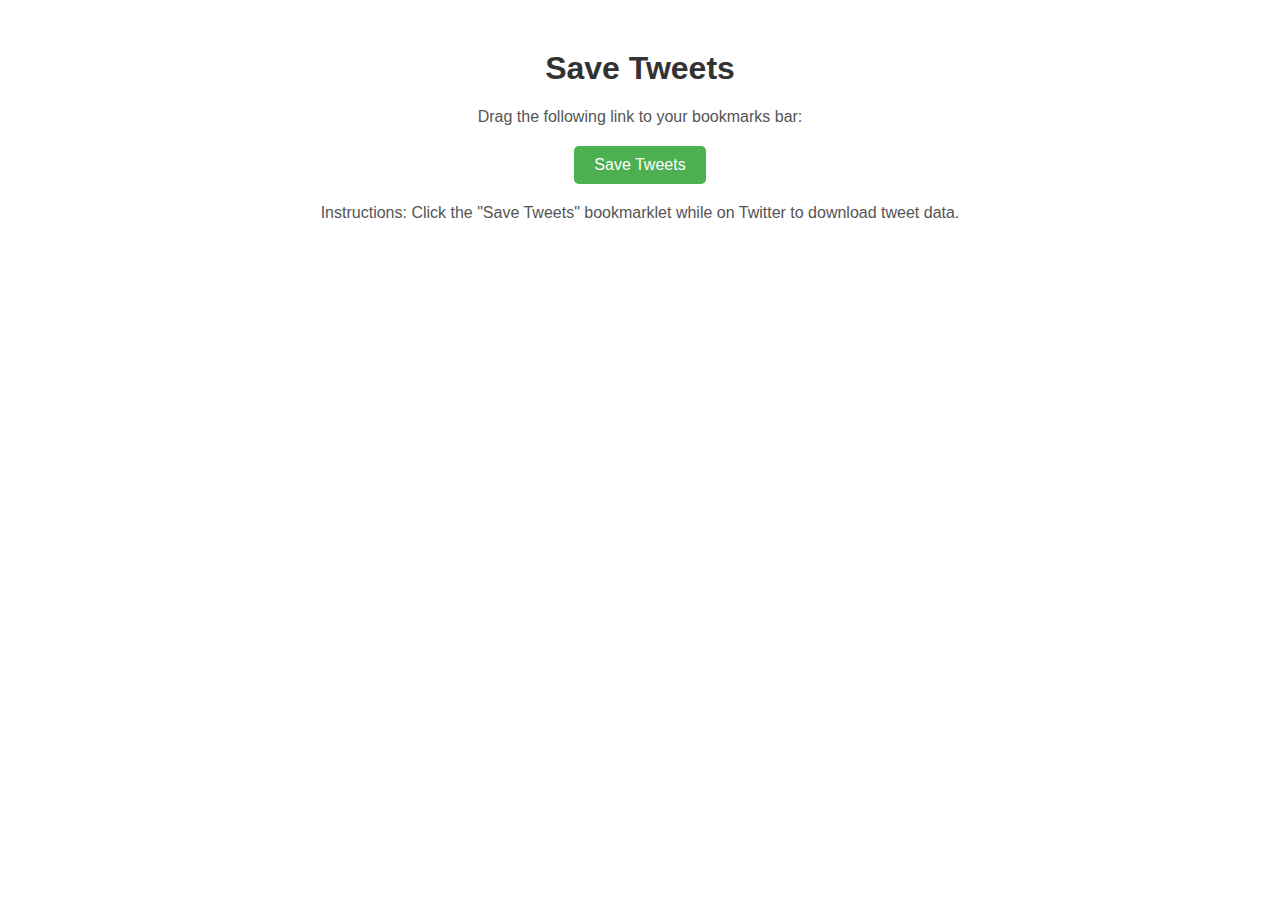
<file: secret_research.html>
<!DOCTYPE html>
<html>
<head>
  <!-- Google tag (gtag.js) -->
  <script async src="https://www.googletagmanager.com/gtag/js?id=G-JERQFZR6JP"></script>
  <script>
      window.dataLayer = window.dataLayer || [];
      function gtag() { dataLayer.push(arguments); }
      gtag('js', new Date());

      gtag('config', 'G-JERQFZR6JP');
  </script>
  <meta charset="utf-8" />
  <title>Save Tweets Bookmarklet</title>
  <link rel="stylesheet" href="assets/css/research.css">
  <meta name="viewport" content="width=device-width, initial-scale=1" />
</head>
<body>
  <h1>Save Tweets</h1>
  <p>Drag the following link to your bookmarks bar:</p>
  <p>
    <a class="bookmarklet-link" href="javascript:(function()%7Bfunction%20extractTextFromElement(e)%7Blet%20t%3De.innerText.trim()%2Cr%3DArray.from(e.querySelectorAll('a%5Bhref%5E%3D%22%2F%22%5D')).map(e%3D%3E%60%24%7Be.textContent.trim()%7D%60).filter((e%2Ct%2Cr)%3D%3Er.indexOf(e)%3D%3D%3Dt)%3Breturn%20r.forEach(e%3D%3E%7Bt%3Dt.replace(RegExp(e%2C%22g%22)%2C%22%22)%2Ct%2B%3D%60%20%24%7Be%7D%60%7D)%2Ct.trim()%7Dfunction%20extractUsername(e)%7Blet%20t%3De.querySelector('div.css-175oi2r.r-zl2h9q%20a%5Bhref%5E%3D%22%2F%22%5D')%3Bif(t)%7Blet%20r%3Dt.getAttribute(%22href%22)%2Cl%3Dr.split(%22%2F%22).pop()%3Breturn%60%40%24%7Bl%7D%60%7Dreturn%22%22%7Dfunction%20getMarkdownLink(e%2Ct)%7Breturn%60%5B%24%7Bt%7D%5D(%24%7Be%7D)%60%7Dfunction%20downloadTweets()%7Bconsole.log(%22Downloading%20tweets...%22)%3Blet%20e%3D(()%3D%3E%7Blet%20e%3Ddocument.querySelectorAll('div%5Bdata-testid%3D%22cellInnerDiv%22%5D')%3Bif(!e%7C%7C0%3D%3D%3De.length)return%5B%5D%3Blet%20t%3D%5B%5D%3Breturn%20e.forEach(e%3D%3E%7Blet%20r%3D%22%22%2Cl%3De.querySelectorAll(%22%5Blang%5D%20%3E%20span%2C%20%5Blang%5D%20%3E%20div%20%3E%20span%22)%3Br%3DArray.from(l).map(e%3D%3EextractTextFromElement(e)).join(%22%20%22)%3Blet%20i%3De.querySelector(%22time%22)%2Cn%3Di%3Fi.getAttribute(%22datetime%22)%3Anull%3Bif(!n)return%3Blet%20a%3D%22%22%2Co%3De.querySelector('div%5Bid%5E%3D%22id__%22%5D%20%3E%20div.css-175oi2r%20%3E%20a%5Bhref%5E%3D%22%2F%22%5D')%3Bif(o)%7Blet%20s%3Do.textContent.trim()%3Ba%3Ds.startsWith(%22%40%22)%3Fs%3A%22%22%7Dlet%20u%3D%22%22%2Cc%3D%22%22%2Cd%3De.querySelector(%22div.css-175oi2r.r-adacv.r-1udh08x.r-1kqtdi0.r-1867qdf.r-rs99b7.r-o7ynqc.r-6416eg.r-1ny4l3l.r-1loqt21%22)%3Bif(d)%7Blet%20m%3Dd.querySelectorAll(%22%5Blang%5D%20%3E%20span%2C%20%5Blang%5D%20%3E%20div%20%3E%20span%22)%3Bu%3DArray.from(m).map(e%3D%3EextractTextFromElement(e)).join(%22%20%22)%2Cr.endsWith(u)%26%26(r%3Dr.slice(0%2C-u.length).trim())%3Blet%20p%3DArray.from(d.querySelectorAll(%22span.css-1qaijid.r-bcqeeo.r-qvutc0.r-poiln3%22)).find(e%3D%3Ee.innerText.trim().startsWith(%22%40%22))%3Bc%3Dp%3Fp.innerText.trim()%3A%22%22%7Dlet%20f%3De.querySelectorAll('a%5Bhref%5E%3D%22https%22%5D')%2Cg%3D%5B%5D%3Bf.forEach(e%3D%3E%7Blet%20t%3De.getAttribute(%22href%22)%2Cl%3De.textContent.trim()%2Ci%3DgetMarkdownLink(t%2Cl)%3Bg.push(i)%2Cr%2B%3D%60%20%24%7Bi%7D%60%7D)%3Blet%20h%3De.querySelectorAll('img%5Balt%3D%22Image%22%5D')%2Cw%3D%5B%5D%3Bh.forEach(e%3D%3E%7Blet%20t%3De.getAttribute(%22src%22)%3Bw.push(t)%7D)%3Blet%20x%3De.querySelector('div%5Baria-label*%3D%22replies%22%5D%2C%20div%5Baria-label*%3D%22reposts%22%5D%2C%20div%5Baria-label*%3D%22likes%22%5D%2C%20div%5Baria-label*%3D%22bookmarks%22%5D%2C%20div%5Baria-label*%3D%22views%22%5D')%2Cq%3D0%2Cv%3D0%2Cb%3D0%2Cy%3D0%2C%24%3D0%3Bif(x)%7Blet%20k%3Dx.getAttribute(%22aria-label%22)%2CT%3Dk.split(%22%2C%20%22)%3BT.forEach(e%3D%3E%7Be.includes(%22replies%22)%3Fq%3DparseInt(e.split(%22%20%22)%5B0%5D)%3Ae.includes(%22reposts%22)%3Fv%3DparseInt(e.split(%22%20%22)%5B0%5D)%3Ae.includes(%22likes%22)%3Fb%3DparseInt(e.split(%22%20%22)%5B0%5D)%3Ae.includes(%22bookmarks%22)%3Fy%3DparseInt(e.split(%22%20%22)%5B0%5D)%3Ae.includes(%22views%22)%26%26(%24%3DparseInt(e.split(%22%20%22)%5B0%5D))%7D)%7Dlet%20C%3DextractUsername(e)%3Bt.push(%7Btime%3An%2Ctext%3Ar%2Cmedia%3Aw%2CreplyingTo%3Aa%2CretweetContent%3Au%2CquotedTweetUsername%3Ac%2CreplyCount%3Aq%2CrepostCount%3Av%2ClikeCount%3Ab%2CbookmarkCount%3Ay%2CviewCount%3A%24%2Cusername%3AC%7D)%7D)%2Ct.filter(e%3D%3Ee.time)%7D)()%3Bif(0%3D%3D%3De.length)%7Bconsole.log(%22No%20tweets%20found.%22)%3Breturn%7Dlet%20t%3D%22Datetime%2CUsername%2CReplyingTo%2CTweet%2CQuotedTweet%2CQuotedTweetUsername%2CPhotos%2CReplyCount%2CRepostCount%2CLikeCount%2CBookmarkCount%2CViewCount%5Cn%22%2Be.map(e%3D%3E%7Blet%20t%3D%60%22%24%7Be.time%7D%22%60%2Cr%3D%60%22%24%7Be.username.replace(%2F%22%2Fg%2C'%22%22')%7D%22%60%2Cl%3D%60%22%24%7Be.replyingTo.replace(%2F%22%2Fg%2C'%22%22')%7D%22%60%2Ci%3D%60%22%24%7Be.text.replace(%2F%22%2Fg%2C'%22%22')%7D%22%60%2Cn%3D%60%22%24%7Be.retweetContent.replace(%2F%22%2Fg%2C'%22%22')%7D%22%60%2Ca%3D%60%22%24%7Be.quotedTweetUsername%7D%22%60%2Co%3De.media.map(e%3D%3E%60%22%24%7Be%7D%22%60).join(%22%3B%22)%2Cs%3D%60%24%7Be.replyCount%7D%2C%24%7Be.repostCount%7D%2C%24%7Be.likeCount%7D%2C%24%7Be.bookmarkCount%7D%2C%24%7Be.viewCount%7D%60%3Breturn%60%24%7Bt%7D%2C%24%7Br%7D%2C%24%7Bl%7D%2C%24%7Bi%7D%2C%24%7Bn%7D%2C%24%7Ba%7D%2C%24%7Bo%7D%2C%24%7Bs%7D%60%7D).join(%22%5Cn%22)%2Cr%3Dnew%20Blob(%5Bnew%20Uint8Array(%5B239%2C187%2C191%5D)%2Ct%5D%2C%7Btype%3A%22text%2Fcsv%3Bcharset%3Dutf-8%22%7D)%2Cl%3Ddocument.createElement(%22a%22)%3Bl.href%3Dwindow.URL.createObjectURL(r)%2Cl.download%3D%22tweets_data.csv%22%2Cl.click()%2Cconsole.log(%22Tweets%20downloaded%20successfully%20as%20tweets_data.csv%22)%7DdownloadTweets()%3B%7D)()%3B">Save Tweets</a>
  </p>
  <p>Instructions: Click the "Save Tweets" bookmarklet while on Twitter to download tweet data.</p>
</body>
</html>
</file>
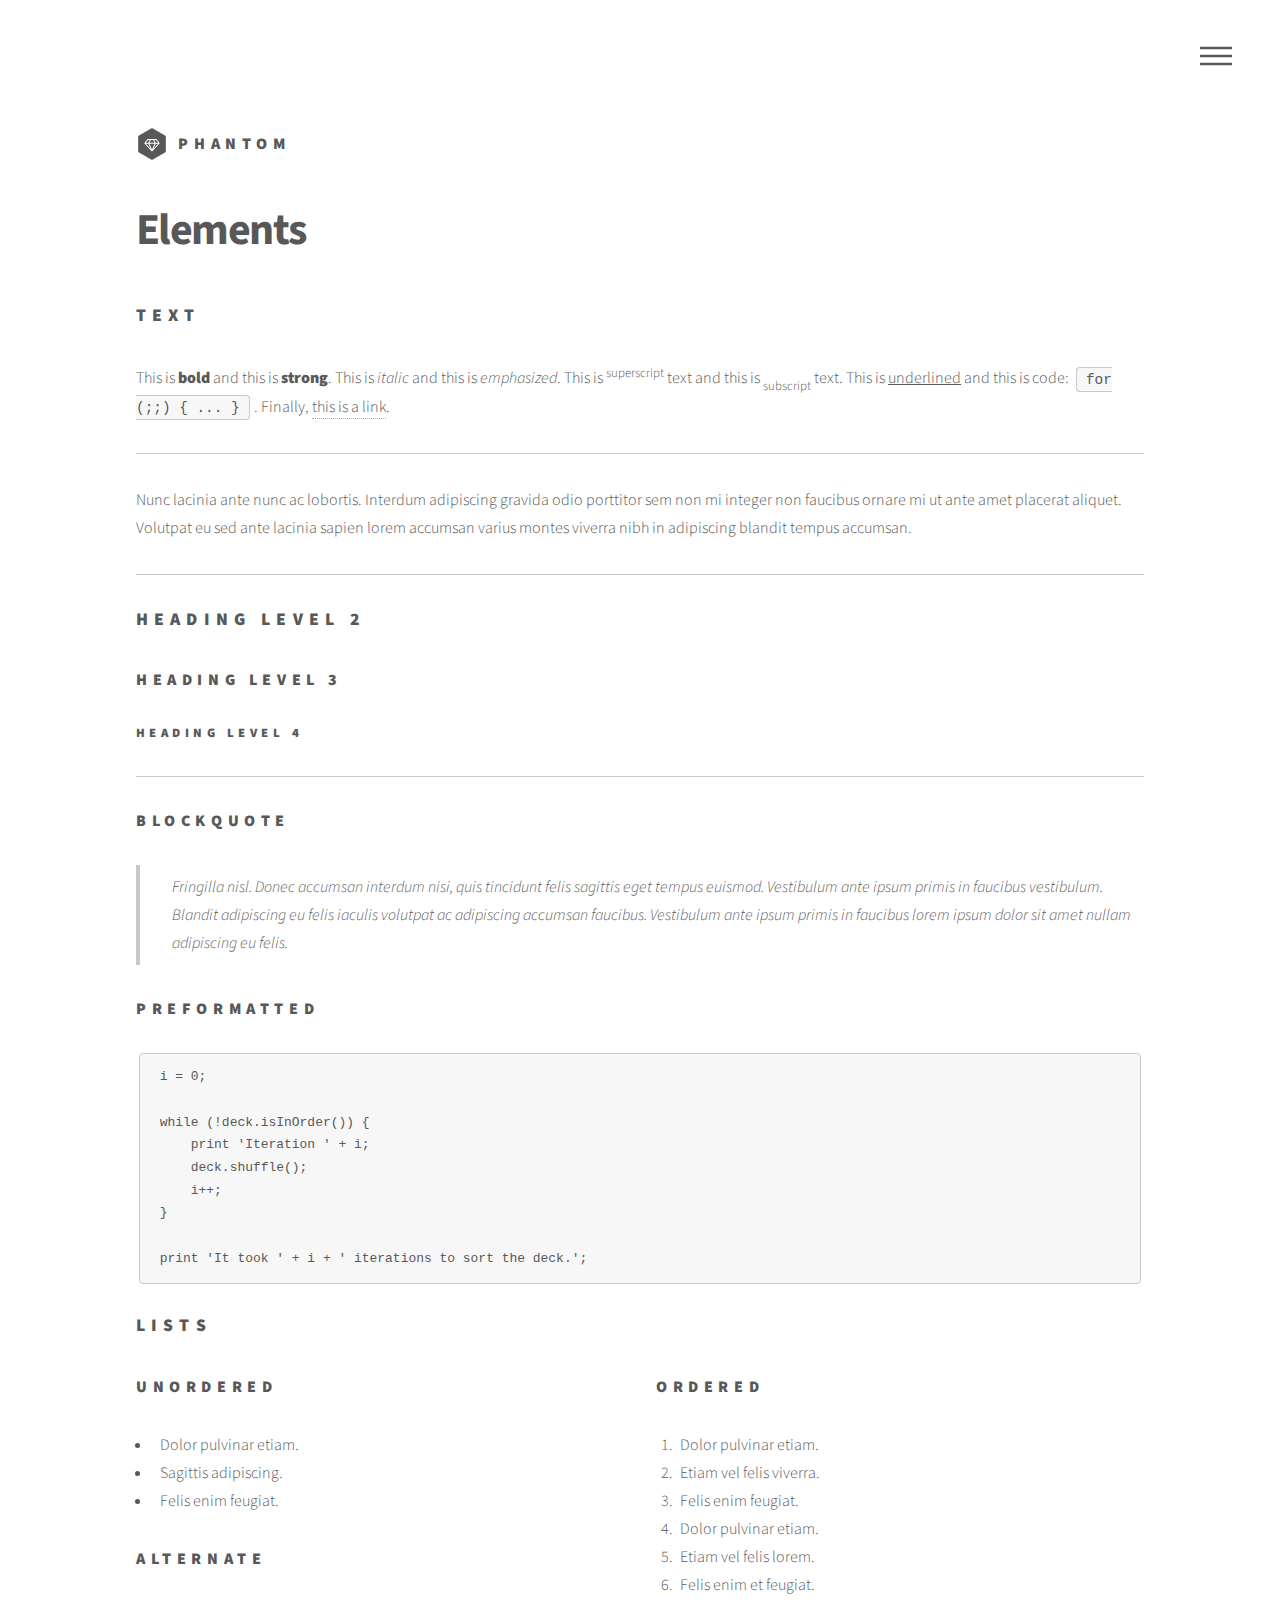
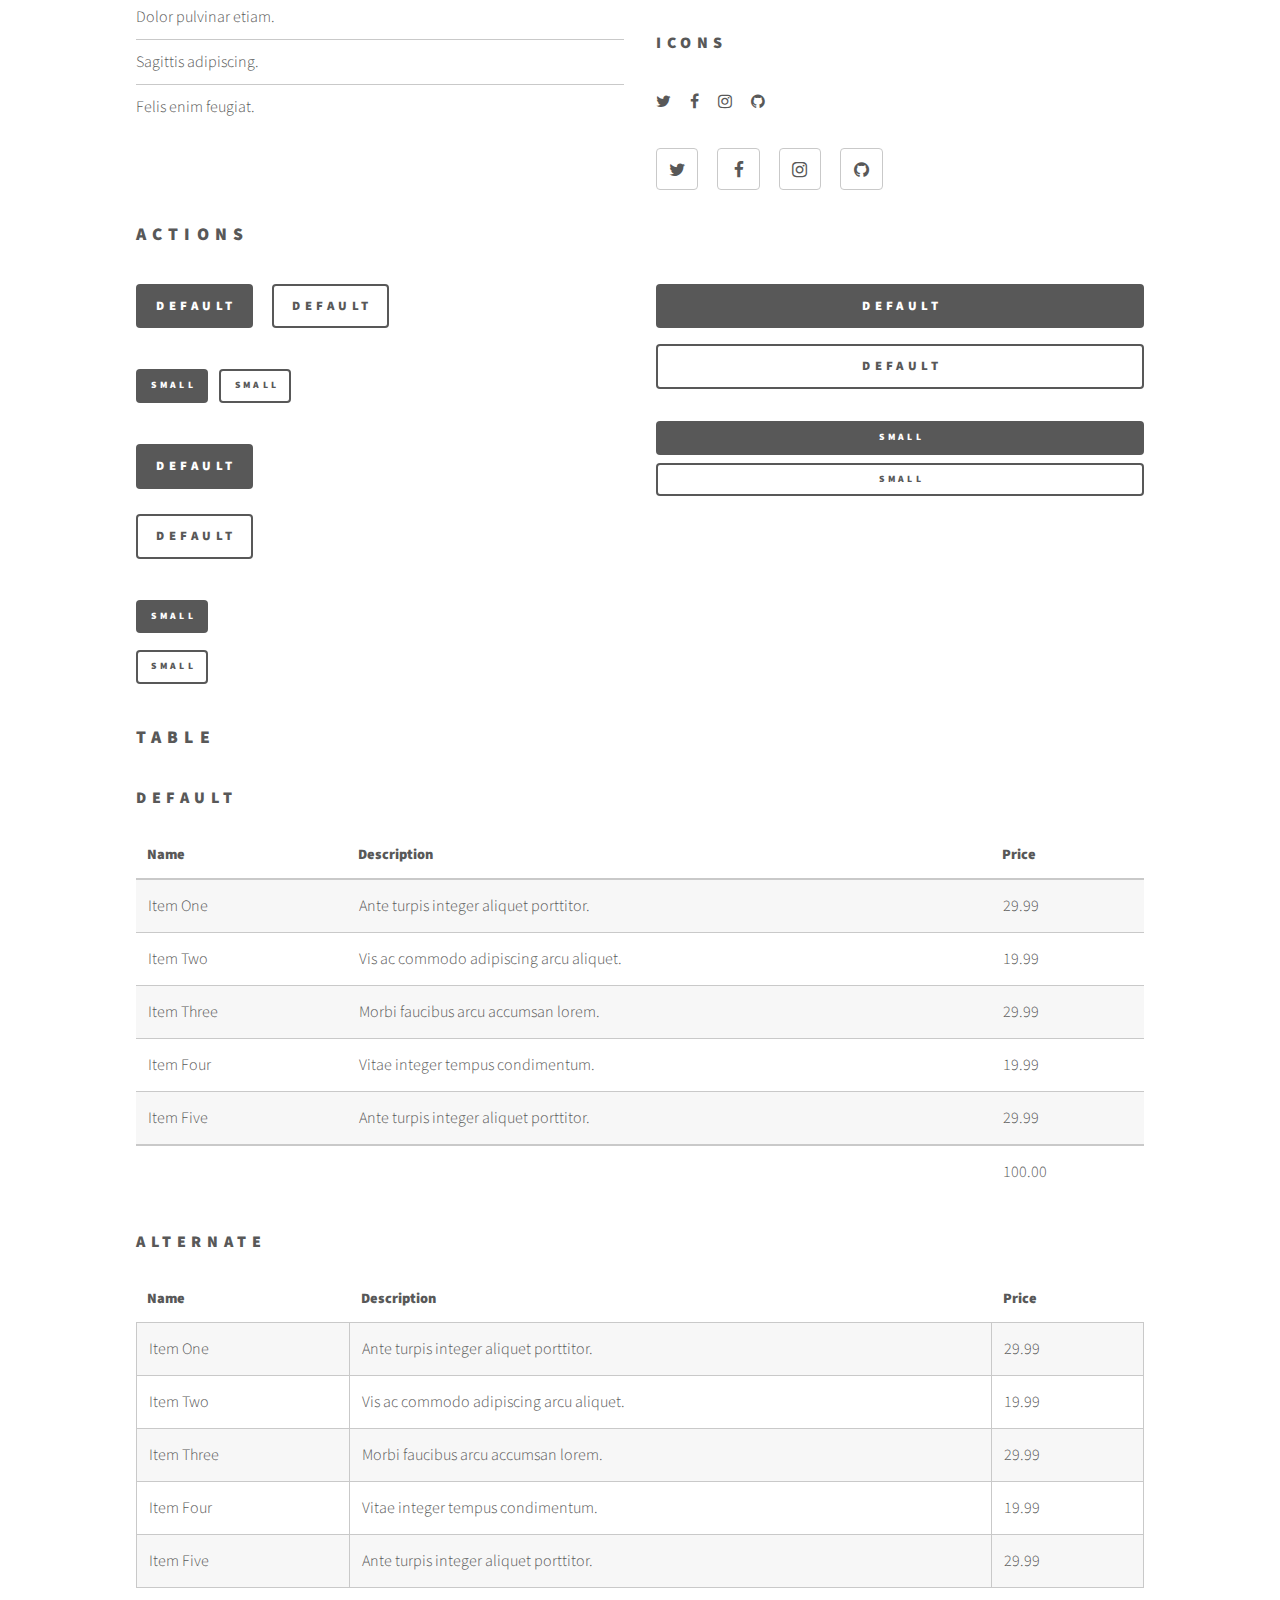
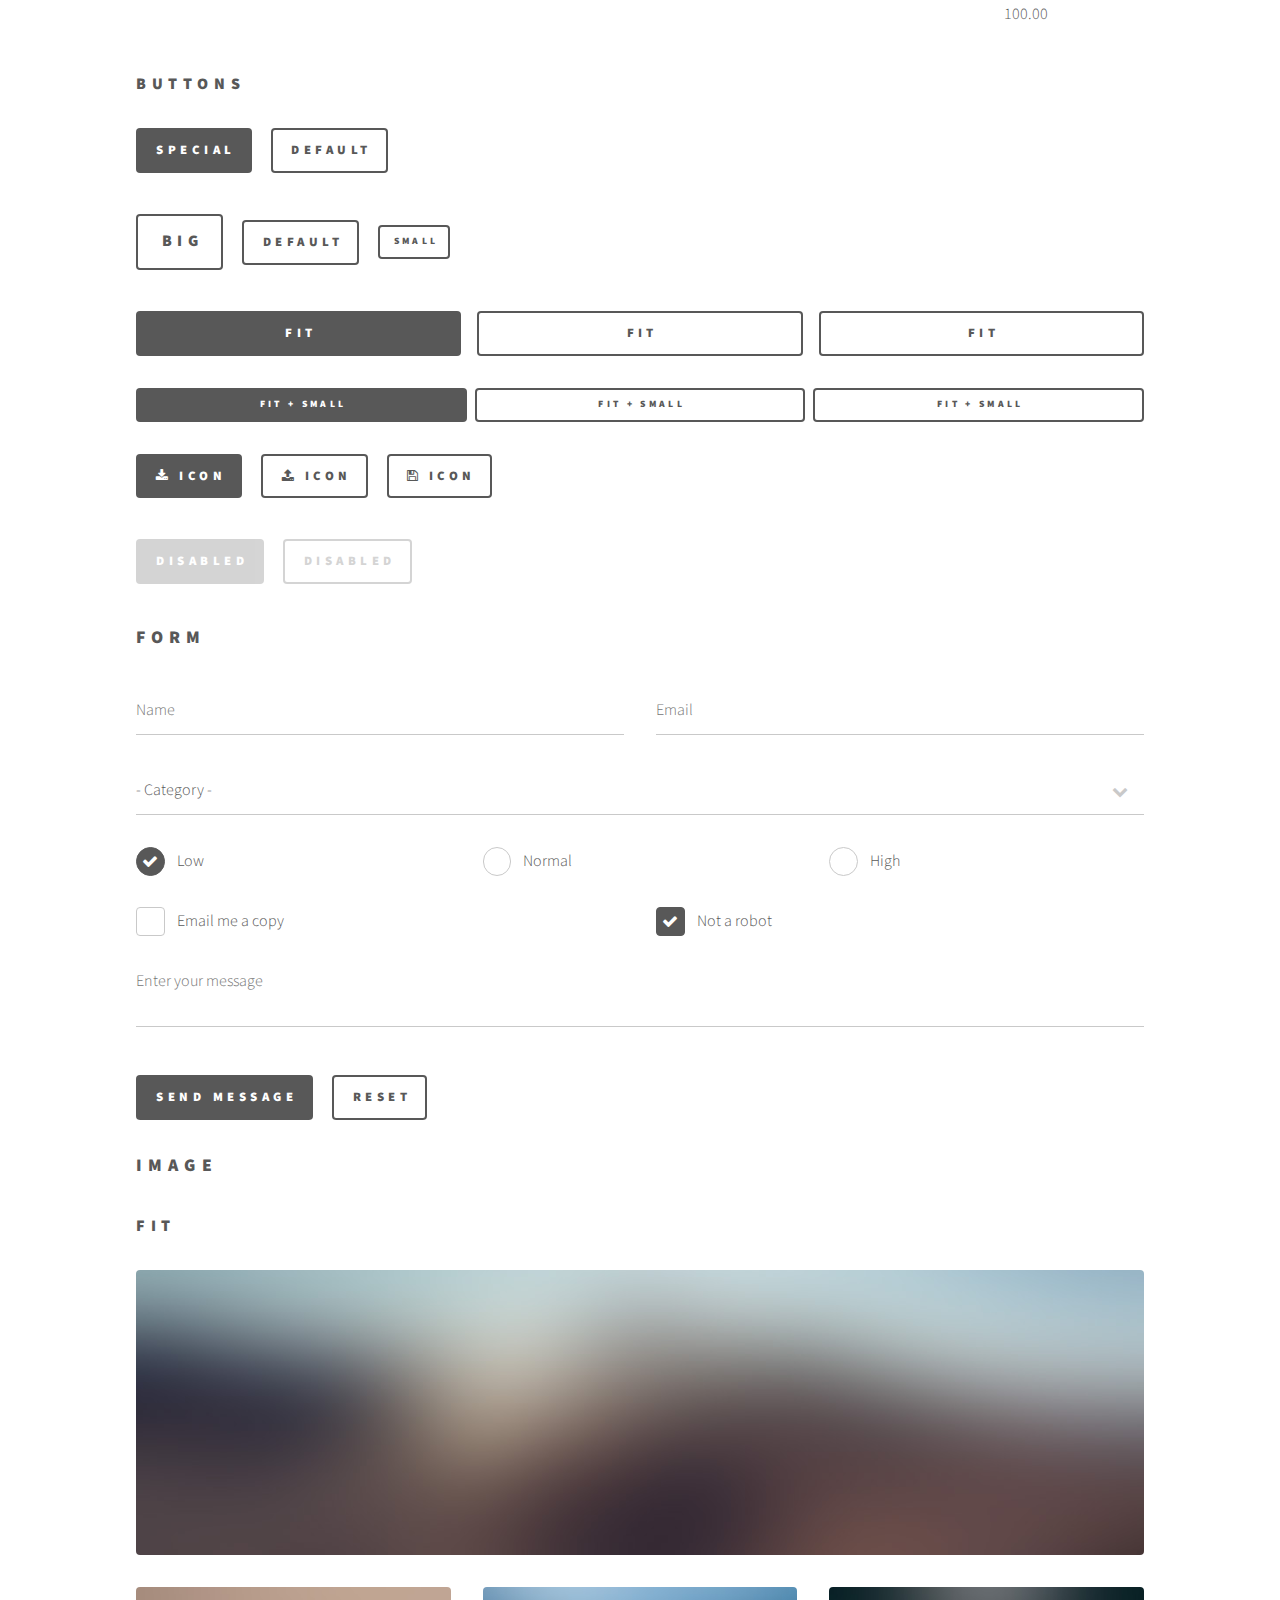
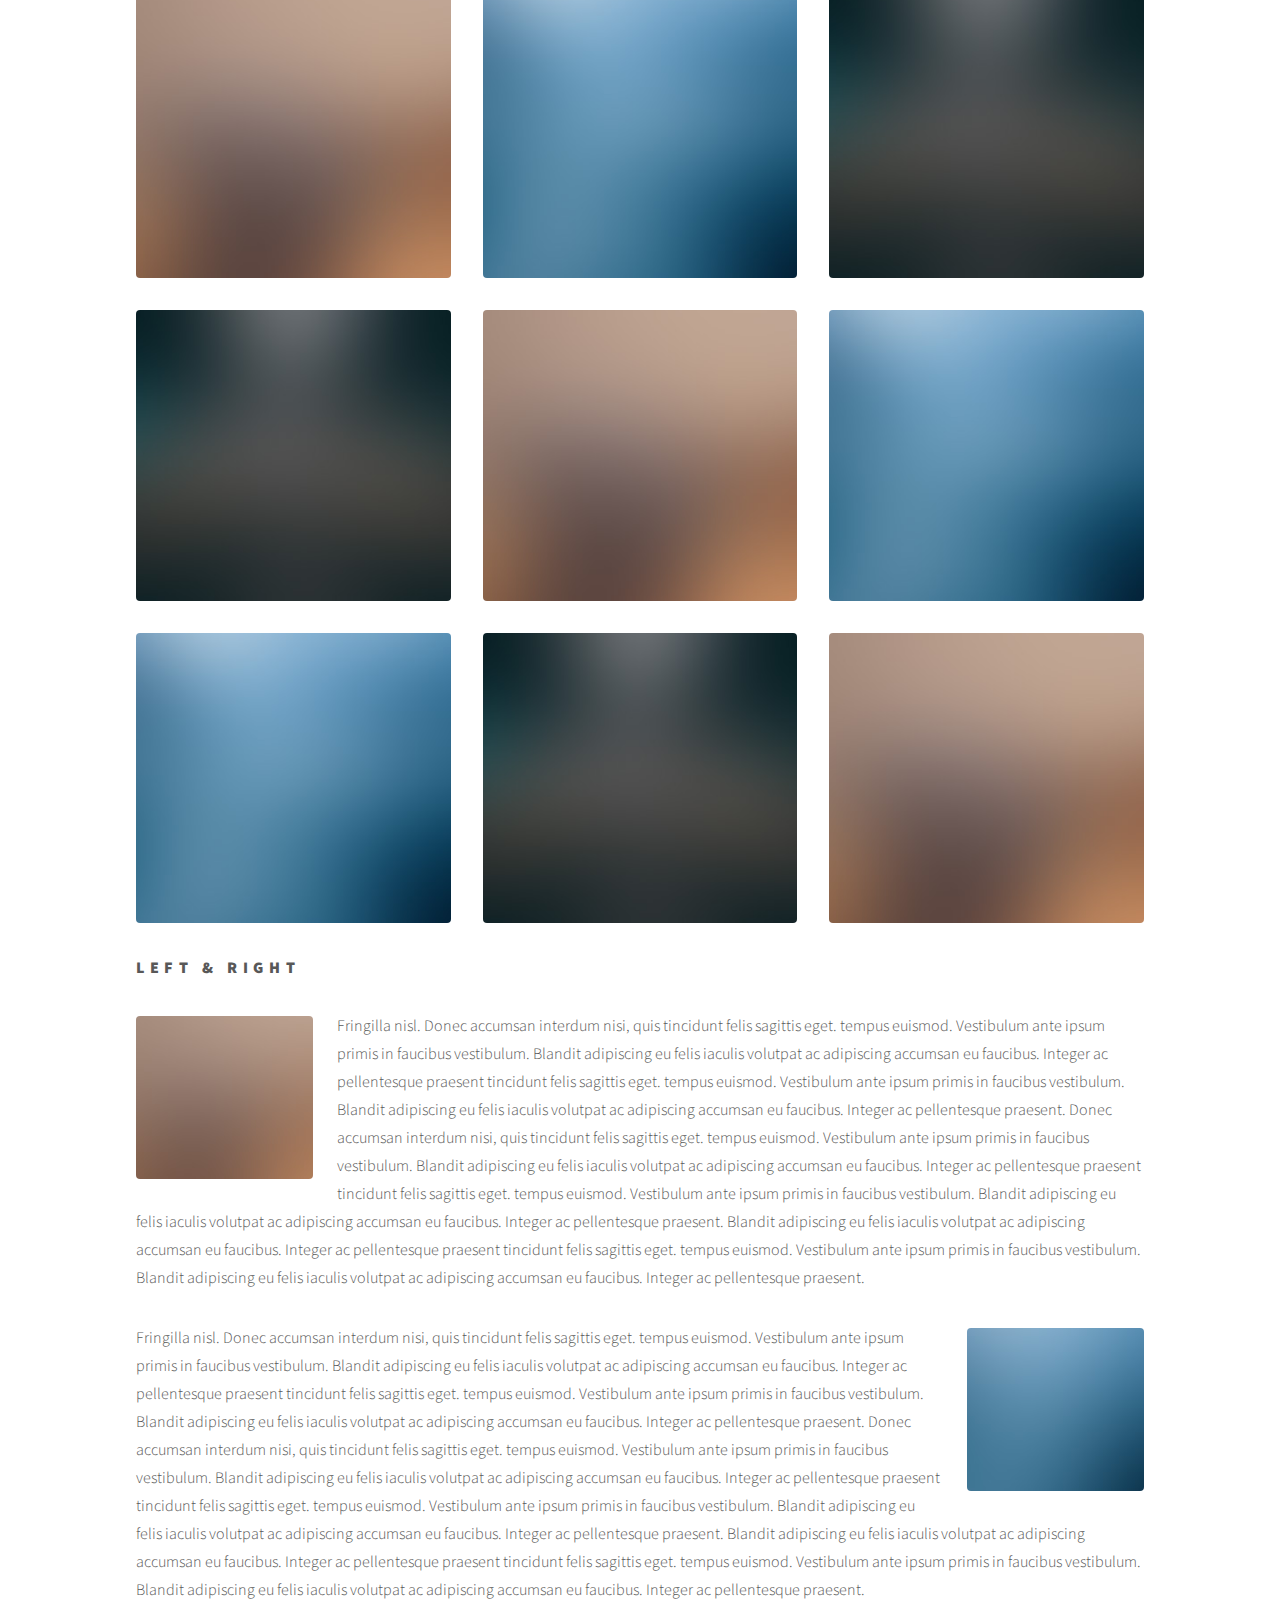
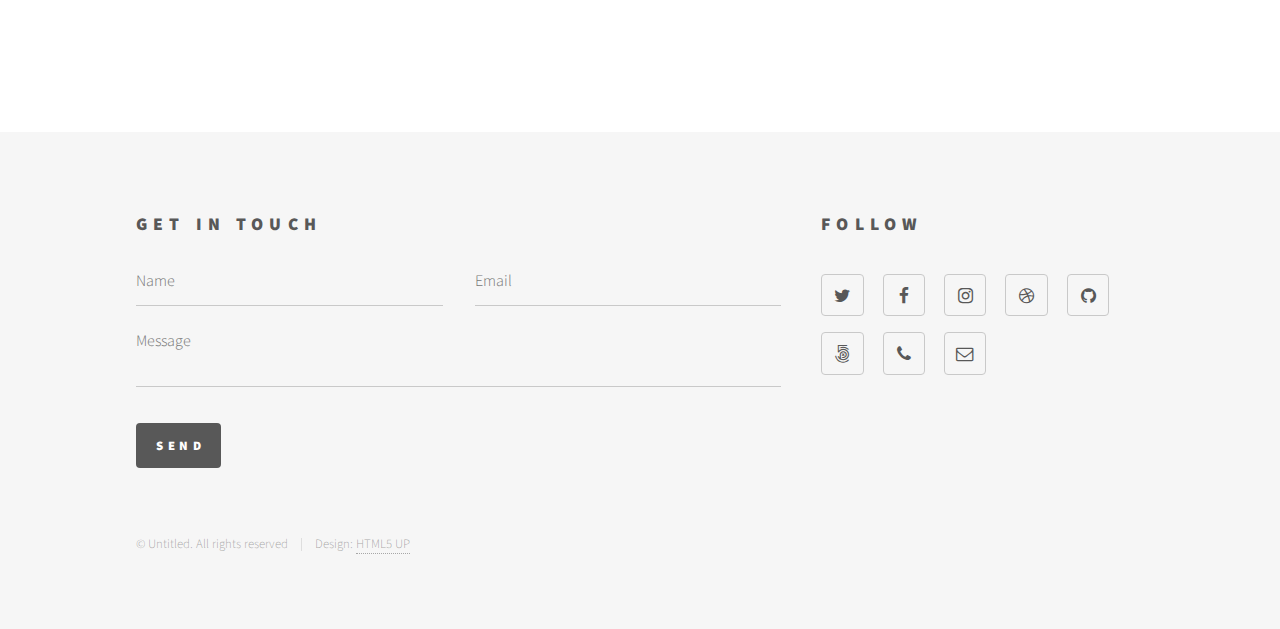
<file: html5up-phantom/elements.html>
<!DOCTYPE HTML>
<!--
	Phantom by HTML5 UP
	html5up.net | @ajlkn
	Free for personal and commercial use under the CCA 3.0 license (html5up.net/license)
-->
<html>
	<head>
		<title>Elements - Phantom by HTML5 UP</title>
		<meta charset="utf-8" />
		<meta name="viewport" content="width=device-width, initial-scale=1" />
		<!--[if lte IE 8]><script src="assets/js/ie/html5shiv.js"></script><![endif]-->
		<link rel="stylesheet" href="assets/css/main.css" />
		<!--[if lte IE 9]><link rel="stylesheet" href="assets/css/ie9.css" /><![endif]-->
		<!--[if lte IE 8]><link rel="stylesheet" href="assets/css/ie8.css" /><![endif]-->
	</head>
	<body>
		<!-- Wrapper -->
			<div id="wrapper">

				<!-- Header -->
					<header id="header">
						<div class="inner">

							<!-- Logo -->
								<a href="index.html" class="logo">
									<span class="symbol"><img src="images/logo.svg" alt="" /></span><span class="title">Phantom</span>
								</a>

							<!-- Nav -->
								<nav>
									<ul>
										<li><a href="#menu">Menu</a></li>
									</ul>
								</nav>

						</div>
					</header>

				<!-- Menu -->
					<nav id="menu">
						<h2>Menu</h2>
						<ul>
							<li><a href="index.html">Home</a></li>
							<li><a href="generic.html">Ipsum veroeros</a></li>
							<li><a href="generic.html">Tempus etiam</a></li>
							<li><a href="generic.html">Consequat dolor</a></li>
							<li><a href="elements.html">Elements</a></li>
						</ul>
					</nav>

				<!-- Main -->
					<div id="main">
						<div class="inner">
							<h1>Elements</h1>

							<!-- Text -->
								<section>
									<h2>Text</h2>
									<p>This is <b>bold</b> and this is <strong>strong</strong>. This is <i>italic</i> and this is <em>emphasized</em>.
									This is <sup>superscript</sup> text and this is <sub>subscript</sub> text.
									This is <u>underlined</u> and this is code: <code>for (;;) { ... }</code>. Finally, <a href="#">this is a link</a>.</p>
									<hr />
									<p>Nunc lacinia ante nunc ac lobortis. Interdum adipiscing gravida odio porttitor sem non mi integer non faucibus ornare mi ut ante amet placerat aliquet. Volutpat eu sed ante lacinia sapien lorem accumsan varius montes viverra nibh in adipiscing blandit tempus accumsan.</p>
									<hr />
									<h2>Heading Level 2</h2>
									<h3>Heading Level 3</h3>
									<h4>Heading Level 4</h4>
									<hr />
									<h3>Blockquote</h3>
									<blockquote>Fringilla nisl. Donec accumsan interdum nisi, quis tincidunt felis sagittis eget tempus euismod. Vestibulum ante ipsum primis in faucibus vestibulum. Blandit adipiscing eu felis iaculis volutpat ac adipiscing accumsan faucibus. Vestibulum ante ipsum primis in faucibus lorem ipsum dolor sit amet nullam adipiscing eu felis.</blockquote>
									<h3>Preformatted</h3>
									<pre><code>i = 0;

while (!deck.isInOrder()) {
    print 'Iteration ' + i;
    deck.shuffle();
    i++;
}

print 'It took ' + i + ' iterations to sort the deck.';</code></pre>
								</section>

							<!-- Lists -->
								<section>
									<h2>Lists</h2>
									<div class="row">
										<div class="6u 12u$(medium)">
											<h3>Unordered</h3>
											<ul>
												<li>Dolor pulvinar etiam.</li>
												<li>Sagittis adipiscing.</li>
												<li>Felis enim feugiat.</li>
											</ul>
											<h3>Alternate</h3>
											<ul class="alt">
												<li>Dolor pulvinar etiam.</li>
												<li>Sagittis adipiscing.</li>
												<li>Felis enim feugiat.</li>
											</ul>
										</div>
										<div class="6u$ 12u$(medium)">
											<h3>Ordered</h3>
											<ol>
												<li>Dolor pulvinar etiam.</li>
												<li>Etiam vel felis viverra.</li>
												<li>Felis enim feugiat.</li>
												<li>Dolor pulvinar etiam.</li>
												<li>Etiam vel felis lorem.</li>
												<li>Felis enim et feugiat.</li>
											</ol>
											<h3>Icons</h3>
											<ul class="icons">
												<li><a href="#" class="icon style1 fa-twitter"><span class="label">Twitter</span></a></li>
												<li><a href="#" class="icon style1 fa-facebook"><span class="label">Facebook</span></a></li>
												<li><a href="#" class="icon style1 fa-instagram"><span class="label">Instagram</span></a></li>
												<li><a href="#" class="icon style1 fa-github"><span class="label">Github</span></a></li>
											</ul>
											<ul class="icons">
												<li><a href="#" class="icon style2 fa-twitter"><span class="label">Twitter</span></a></li>
												<li><a href="#" class="icon style2 fa-facebook"><span class="label">Facebook</span></a></li>
												<li><a href="#" class="icon style2 fa-instagram"><span class="label">Instagram</span></a></li>
												<li><a href="#" class="icon style2 fa-github"><span class="label">Github</span></a></li>
											</ul>
										</div>
									</div>
									<h2>Actions</h2>
									<div class="row">
										<div class="6u 12u$(medium)">
											<ul class="actions">
												<li><a href="#" class="button special">Default</a></li>
												<li><a href="#" class="button">Default</a></li>
											</ul>
											<ul class="actions small">
												<li><a href="#" class="button special small">Small</a></li>
												<li><a href="#" class="button small">Small</a></li>
											</ul>
											<ul class="actions vertical">
												<li><a href="#" class="button special">Default</a></li>
												<li><a href="#" class="button">Default</a></li>
											</ul>
											<ul class="actions vertical small">
												<li><a href="#" class="button special small">Small</a></li>
												<li><a href="#" class="button small">Small</a></li>
											</ul>
										</div>
										<div class="6u 12u$(medium)">
											<ul class="actions vertical">
												<li><a href="#" class="button special fit">Default</a></li>
												<li><a href="#" class="button fit">Default</a></li>
											</ul>
											<ul class="actions vertical small">
												<li><a href="#" class="button special small fit">Small</a></li>
												<li><a href="#" class="button small fit">Small</a></li>
											</ul>
										</div>
									</div>
								</section>

							<!-- Table -->
								<section>
									<h2>Table</h2>
									<h3>Default</h3>
									<div class="table-wrapper">
										<table>
											<thead>
												<tr>
													<th>Name</th>
													<th>Description</th>
													<th>Price</th>
												</tr>
											</thead>
											<tbody>
												<tr>
													<td>Item One</td>
													<td>Ante turpis integer aliquet porttitor.</td>
													<td>29.99</td>
												</tr>
												<tr>
													<td>Item Two</td>
													<td>Vis ac commodo adipiscing arcu aliquet.</td>
													<td>19.99</td>
												</tr>
												<tr>
													<td>Item Three</td>
													<td> Morbi faucibus arcu accumsan lorem.</td>
													<td>29.99</td>
												</tr>
												<tr>
													<td>Item Four</td>
													<td>Vitae integer tempus condimentum.</td>
													<td>19.99</td>
												</tr>
												<tr>
													<td>Item Five</td>
													<td>Ante turpis integer aliquet porttitor.</td>
													<td>29.99</td>
												</tr>
											</tbody>
											<tfoot>
												<tr>
													<td colspan="2"></td>
													<td>100.00</td>
												</tr>
											</tfoot>
										</table>
									</div>

									<h3>Alternate</h3>
									<div class="table-wrapper">
										<table class="alt">
											<thead>
												<tr>
													<th>Name</th>
													<th>Description</th>
													<th>Price</th>
												</tr>
											</thead>
											<tbody>
												<tr>
													<td>Item One</td>
													<td>Ante turpis integer aliquet porttitor.</td>
													<td>29.99</td>
												</tr>
												<tr>
													<td>Item Two</td>
													<td>Vis ac commodo adipiscing arcu aliquet.</td>
													<td>19.99</td>
												</tr>
												<tr>
													<td>Item Three</td>
													<td> Morbi faucibus arcu accumsan lorem.</td>
													<td>29.99</td>
												</tr>
												<tr>
													<td>Item Four</td>
													<td>Vitae integer tempus condimentum.</td>
													<td>19.99</td>
												</tr>
												<tr>
													<td>Item Five</td>
													<td>Ante turpis integer aliquet porttitor.</td>
													<td>29.99</td>
												</tr>
											</tbody>
											<tfoot>
												<tr>
													<td colspan="2"></td>
													<td>100.00</td>
												</tr>
											</tfoot>
										</table>
									</div>
								</section>

							<!-- Buttons -->
								<section>
									<h3>Buttons</h3>
									<ul class="actions">
										<li><a href="#" class="button special">Special</a></li>
										<li><a href="#" class="button">Default</a></li>
									</ul>
									<ul class="actions">
										<li><a href="#" class="button big">Big</a></li>
										<li><a href="#" class="button">Default</a></li>
										<li><a href="#" class="button small">Small</a></li>
									</ul>
									<ul class="actions fit">
										<li><a href="#" class="button special fit">Fit</a></li>
										<li><a href="#" class="button fit">Fit</a></li>
										<li><a href="#" class="button fit">Fit</a></li>
									</ul>
									<ul class="actions fit small">
										<li><a href="#" class="button special fit small">Fit + Small</a></li>
										<li><a href="#" class="button fit small">Fit + Small</a></li>
										<li><a href="#" class="button fit small">Fit + Small</a></li>
									</ul>
									<ul class="actions">
										<li><a href="#" class="button special icon fa-download">Icon</a></li>
										<li><a href="#" class="button icon fa-upload">Icon</a></li>
										<li><a href="#" class="button icon fa-save">Icon</a></li>
									</ul>
									<ul class="actions">
										<li><span class="button special disabled">Disabled</span></li>
										<li><span class="button disabled">Disabled</span></li>
									</ul>
								</section>

							<!-- Form -->
								<section>
									<h2>Form</h2>
									<form method="post" action="#">
										<div class="row uniform">
											<div class="6u 12u$(xsmall)">
												<input type="text" name="demo-name" id="demo-name" value="" placeholder="Name" />
											</div>
											<div class="6u$ 12u$(xsmall)">
												<input type="email" name="demo-email" id="demo-email" value="" placeholder="Email" />
											</div>
											<div class="12u$">
												<div class="select-wrapper">
													<select name="demo-category" id="demo-category">
														<option value="">- Category -</option>
														<option value="1">Manufacturing</option>
														<option value="1">Shipping</option>
														<option value="1">Administration</option>
														<option value="1">Human Resources</option>
													</select>
												</div>
											</div>
											<div class="4u 12u$(small)">
												<input type="radio" id="demo-priority-low" name="demo-priority" checked>
												<label for="demo-priority-low">Low</label>
											</div>
											<div class="4u 12u$(small)">
												<input type="radio" id="demo-priority-normal" name="demo-priority">
												<label for="demo-priority-normal">Normal</label>
											</div>
											<div class="4u$ 12u$(small)">
												<input type="radio" id="demo-priority-high" name="demo-priority">
												<label for="demo-priority-high">High</label>
											</div>
											<div class="6u 12u$(small)">
												<input type="checkbox" id="demo-copy" name="demo-copy">
												<label for="demo-copy">Email me a copy</label>
											</div>
											<div class="6u$ 12u$(small)">
												<input type="checkbox" id="demo-human" name="demo-human" checked>
												<label for="demo-human">Not a robot</label>
											</div>
											<div class="12u$">
												<textarea name="demo-message" id="demo-message" placeholder="Enter your message" rows="6"></textarea>
											</div>
											<div class="12u$">
												<ul class="actions">
													<li><input type="submit" value="Send Message" class="special" /></li>
													<li><input type="reset" value="Reset" /></li>
												</ul>
											</div>
										</div>
									</form>
								</section>

							<!-- Image -->
								<section>
									<h2>Image</h2>
									<h3>Fit</h3>
									<div class="box alt">
										<div class="row uniform">
											<div class="12u$"><span class="image fit"><img src="images/pic13.jpg" alt="" /></span></div>
											<div class="4u"><span class="image fit"><img src="images/pic01.jpg" alt="" /></span></div>
											<div class="4u"><span class="image fit"><img src="images/pic02.jpg" alt="" /></span></div>
											<div class="4u$"><span class="image fit"><img src="images/pic03.jpg" alt="" /></span></div>
											<div class="4u"><span class="image fit"><img src="images/pic03.jpg" alt="" /></span></div>
											<div class="4u"><span class="image fit"><img src="images/pic01.jpg" alt="" /></span></div>
											<div class="4u$"><span class="image fit"><img src="images/pic02.jpg" alt="" /></span></div>
											<div class="4u"><span class="image fit"><img src="images/pic02.jpg" alt="" /></span></div>
											<div class="4u"><span class="image fit"><img src="images/pic03.jpg" alt="" /></span></div>
											<div class="4u$"><span class="image fit"><img src="images/pic01.jpg" alt="" /></span></div>
										</div>
									</div>
									<h3>Left &amp; Right</h3>
									<p><span class="image left"><img src="images/pic14.jpg" alt="" /></span>Fringilla nisl. Donec accumsan interdum nisi, quis tincidunt felis sagittis eget. tempus euismod. Vestibulum ante ipsum primis in faucibus vestibulum. Blandit adipiscing eu felis iaculis volutpat ac adipiscing accumsan eu faucibus. Integer ac pellentesque praesent tincidunt felis sagittis eget. tempus euismod. Vestibulum ante ipsum primis in faucibus vestibulum. Blandit adipiscing eu felis iaculis volutpat ac adipiscing accumsan eu faucibus. Integer ac pellentesque praesent. Donec accumsan interdum nisi, quis tincidunt felis sagittis eget. tempus euismod. Vestibulum ante ipsum primis in faucibus vestibulum. Blandit adipiscing eu felis iaculis volutpat ac adipiscing accumsan eu faucibus. Integer ac pellentesque praesent tincidunt felis sagittis eget. tempus euismod. Vestibulum ante ipsum primis in faucibus vestibulum. Blandit adipiscing eu felis iaculis volutpat ac adipiscing accumsan eu faucibus. Integer ac pellentesque praesent. Blandit adipiscing eu felis iaculis volutpat ac adipiscing accumsan eu faucibus. Integer ac pellentesque praesent tincidunt felis sagittis eget. tempus euismod. Vestibulum ante ipsum primis in faucibus vestibulum. Blandit adipiscing eu felis iaculis volutpat ac adipiscing accumsan eu faucibus. Integer ac pellentesque praesent.</p>
									<p><span class="image right"><img src="images/pic15.jpg" alt="" /></span>Fringilla nisl. Donec accumsan interdum nisi, quis tincidunt felis sagittis eget. tempus euismod. Vestibulum ante ipsum primis in faucibus vestibulum. Blandit adipiscing eu felis iaculis volutpat ac adipiscing accumsan eu faucibus. Integer ac pellentesque praesent tincidunt felis sagittis eget. tempus euismod. Vestibulum ante ipsum primis in faucibus vestibulum. Blandit adipiscing eu felis iaculis volutpat ac adipiscing accumsan eu faucibus. Integer ac pellentesque praesent. Donec accumsan interdum nisi, quis tincidunt felis sagittis eget. tempus euismod. Vestibulum ante ipsum primis in faucibus vestibulum. Blandit adipiscing eu felis iaculis volutpat ac adipiscing accumsan eu faucibus. Integer ac pellentesque praesent tincidunt felis sagittis eget. tempus euismod. Vestibulum ante ipsum primis in faucibus vestibulum. Blandit adipiscing eu felis iaculis volutpat ac adipiscing accumsan eu faucibus. Integer ac pellentesque praesent. Blandit adipiscing eu felis iaculis volutpat ac adipiscing accumsan eu faucibus. Integer ac pellentesque praesent tincidunt felis sagittis eget. tempus euismod. Vestibulum ante ipsum primis in faucibus vestibulum. Blandit adipiscing eu felis iaculis volutpat ac adipiscing accumsan eu faucibus. Integer ac pellentesque praesent.</p>
								</section>

						</div>
					</div>

				<!-- Footer -->
					<footer id="footer">
						<div class="inner">
							<section>
								<h2>Get in touch</h2>
								<form method="post" action="#">
									<div class="field half first">
										<input type="text" name="name" id="name" placeholder="Name" />
									</div>
									<div class="field half">
										<input type="email" name="email" id="email" placeholder="Email" />
									</div>
									<div class="field">
										<textarea name="message" id="message" placeholder="Message"></textarea>
									</div>
									<ul class="actions">
										<li><input type="submit" value="Send" class="special" /></li>
									</ul>
								</form>
							</section>
							<section>
								<h2>Follow</h2>
								<ul class="icons">
									<li><a href="#" class="icon style2 fa-twitter"><span class="label">Twitter</span></a></li>
									<li><a href="#" class="icon style2 fa-facebook"><span class="label">Facebook</span></a></li>
									<li><a href="#" class="icon style2 fa-instagram"><span class="label">Instagram</span></a></li>
									<li><a href="#" class="icon style2 fa-dribbble"><span class="label">Dribbble</span></a></li>
									<li><a href="#" class="icon style2 fa-github"><span class="label">GitHub</span></a></li>
									<li><a href="#" class="icon style2 fa-500px"><span class="label">500px</span></a></li>
									<li><a href="#" class="icon style2 fa-phone"><span class="label">Phone</span></a></li>
									<li><a href="#" class="icon style2 fa-envelope-o"><span class="label">Email</span></a></li>
								</ul>
							</section>
							<ul class="copyright">
								<li>&copy; Untitled. All rights reserved</li><li>Design: <a href="http://html5up.net">HTML5 UP</a></li>
							</ul>
						</div>
					</footer>

			</div>

		<!-- Scripts -->
			<script src="assets/js/jquery.min.js"></script>
			<script src="assets/js/skel.min.js"></script>
			<script src="assets/js/util.js"></script>
			<!--[if lte IE 8]><script src="assets/js/ie/respond.min.js"></script><![endif]-->
			<script src="assets/js/main.js"></script>

	</body>
</html>
</file>
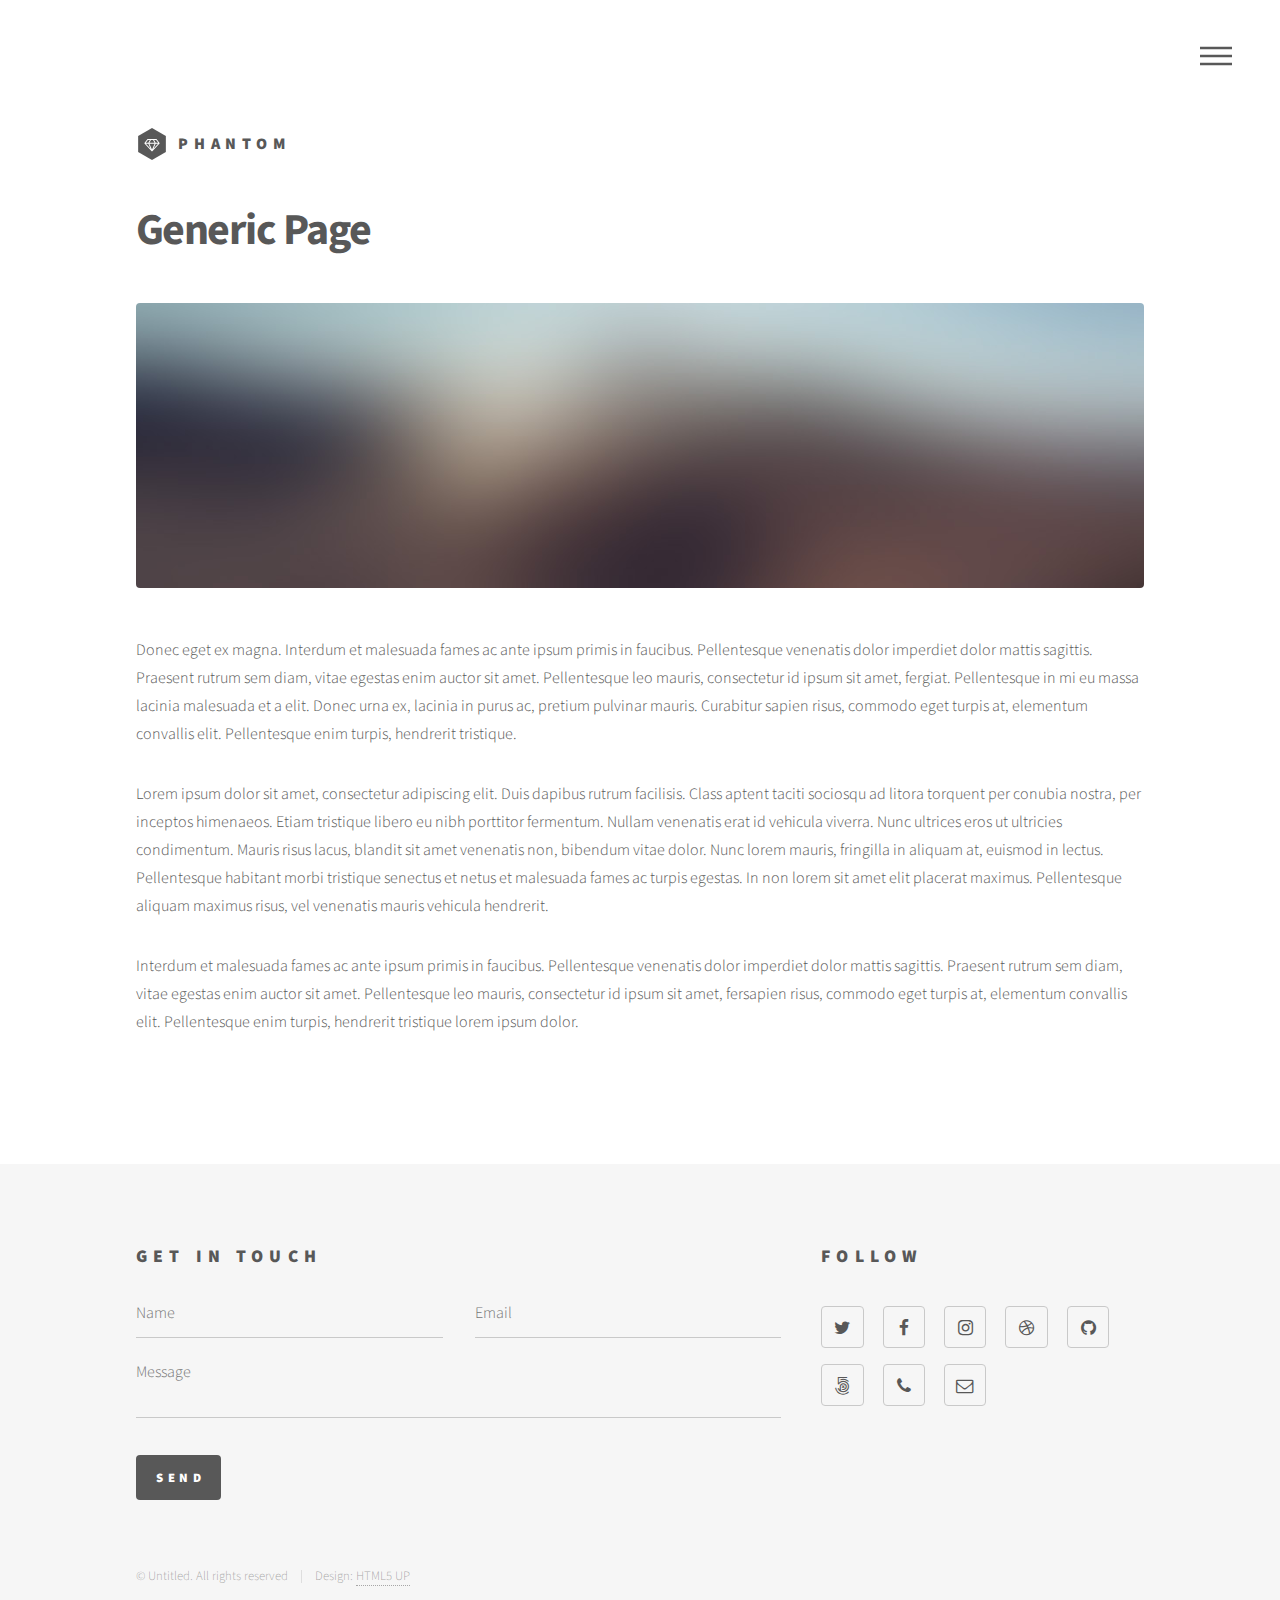
<file: html5up-phantom/generic.html>
<!DOCTYPE HTML>
<!--
	Phantom by HTML5 UP
	html5up.net | @ajlkn
	Free for personal and commercial use under the CCA 3.0 license (html5up.net/license)
-->
<html>
	<head>
		<title>Generic - Phantom by HTML5 UP</title>
		<meta charset="utf-8" />
		<meta name="viewport" content="width=device-width, initial-scale=1" />
		<!--[if lte IE 8]><script src="assets/js/ie/html5shiv.js"></script><![endif]-->
		<link rel="stylesheet" href="assets/css/main.css" />
		<!--[if lte IE 9]><link rel="stylesheet" href="assets/css/ie9.css" /><![endif]-->
		<!--[if lte IE 8]><link rel="stylesheet" href="assets/css/ie8.css" /><![endif]-->
	</head>
	<body>
		<!-- Wrapper -->
			<div id="wrapper">

				<!-- Header -->
					<header id="header">
						<div class="inner">

							<!-- Logo -->
								<a href="index.html" class="logo">
									<span class="symbol"><img src="images/logo.svg" alt="" /></span><span class="title">Phantom</span>
								</a>

							<!-- Nav -->
								<nav>
									<ul>
										<li><a href="#menu">Menu</a></li>
									</ul>
								</nav>

						</div>
					</header>

				<!-- Menu -->
					<nav id="menu">
						<h2>Menu</h2>
						<ul>
							<li><a href="index.html">Home</a></li>
							<li><a href="generic.html">Ipsum veroeros</a></li>
							<li><a href="generic.html">Tempus etiam</a></li>
							<li><a href="generic.html">Consequat dolor</a></li>
							<li><a href="elements.html">Elements</a></li>
						</ul>
					</nav>

				<!-- Main -->
					<div id="main">
						<div class="inner">
							<h1>Generic Page</h1>
							<span class="image main"><img src="images/pic13.jpg" alt="" /></span>
							<p>Donec eget ex magna. Interdum et malesuada fames ac ante ipsum primis in faucibus. Pellentesque venenatis dolor imperdiet dolor mattis sagittis. Praesent rutrum sem diam, vitae egestas enim auctor sit amet. Pellentesque leo mauris, consectetur id ipsum sit amet, fergiat. Pellentesque in mi eu massa lacinia malesuada et a elit. Donec urna ex, lacinia in purus ac, pretium pulvinar mauris. Curabitur sapien risus, commodo eget turpis at, elementum convallis elit. Pellentesque enim turpis, hendrerit tristique.</p>
							<p>Lorem ipsum dolor sit amet, consectetur adipiscing elit. Duis dapibus rutrum facilisis. Class aptent taciti sociosqu ad litora torquent per conubia nostra, per inceptos himenaeos. Etiam tristique libero eu nibh porttitor fermentum. Nullam venenatis erat id vehicula viverra. Nunc ultrices eros ut ultricies condimentum. Mauris risus lacus, blandit sit amet venenatis non, bibendum vitae dolor. Nunc lorem mauris, fringilla in aliquam at, euismod in lectus. Pellentesque habitant morbi tristique senectus et netus et malesuada fames ac turpis egestas. In non lorem sit amet elit placerat maximus. Pellentesque aliquam maximus risus, vel venenatis mauris vehicula hendrerit.</p>
							<p>Interdum et malesuada fames ac ante ipsum primis in faucibus. Pellentesque venenatis dolor imperdiet dolor mattis sagittis. Praesent rutrum sem diam, vitae egestas enim auctor sit amet. Pellentesque leo mauris, consectetur id ipsum sit amet, fersapien risus, commodo eget turpis at, elementum convallis elit. Pellentesque enim turpis, hendrerit tristique lorem ipsum dolor.</p>
						</div>
					</div>

				<!-- Footer -->
					<footer id="footer">
						<div class="inner">
							<section>
								<h2>Get in touch</h2>
								<form method="post" action="#">
									<div class="field half first">
										<input type="text" name="name" id="name" placeholder="Name" />
									</div>
									<div class="field half">
										<input type="email" name="email" id="email" placeholder="Email" />
									</div>
									<div class="field">
										<textarea name="message" id="message" placeholder="Message"></textarea>
									</div>
									<ul class="actions">
										<li><input type="submit" value="Send" class="special" /></li>
									</ul>
								</form>
							</section>
							<section>
								<h2>Follow</h2>
								<ul class="icons">
									<li><a href="#" class="icon style2 fa-twitter"><span class="label">Twitter</span></a></li>
									<li><a href="#" class="icon style2 fa-facebook"><span class="label">Facebook</span></a></li>
									<li><a href="#" class="icon style2 fa-instagram"><span class="label">Instagram</span></a></li>
									<li><a href="#" class="icon style2 fa-dribbble"><span class="label">Dribbble</span></a></li>
									<li><a href="#" class="icon style2 fa-github"><span class="label">GitHub</span></a></li>
									<li><a href="#" class="icon style2 fa-500px"><span class="label">500px</span></a></li>
									<li><a href="#" class="icon style2 fa-phone"><span class="label">Phone</span></a></li>
									<li><a href="#" class="icon style2 fa-envelope-o"><span class="label">Email</span></a></li>
								</ul>
							</section>
							<ul class="copyright">
								<li>&copy; Untitled. All rights reserved</li><li>Design: <a href="http://html5up.net">HTML5 UP</a></li>
							</ul>
						</div>
					</footer>

			</div>

		<!-- Scripts -->
			<script src="assets/js/jquery.min.js"></script>
			<script src="assets/js/skel.min.js"></script>
			<script src="assets/js/util.js"></script>
			<!--[if lte IE 8]><script src="assets/js/ie/respond.min.js"></script><![endif]-->
			<script src="assets/js/main.js"></script>

	</body>
</html>
</file>
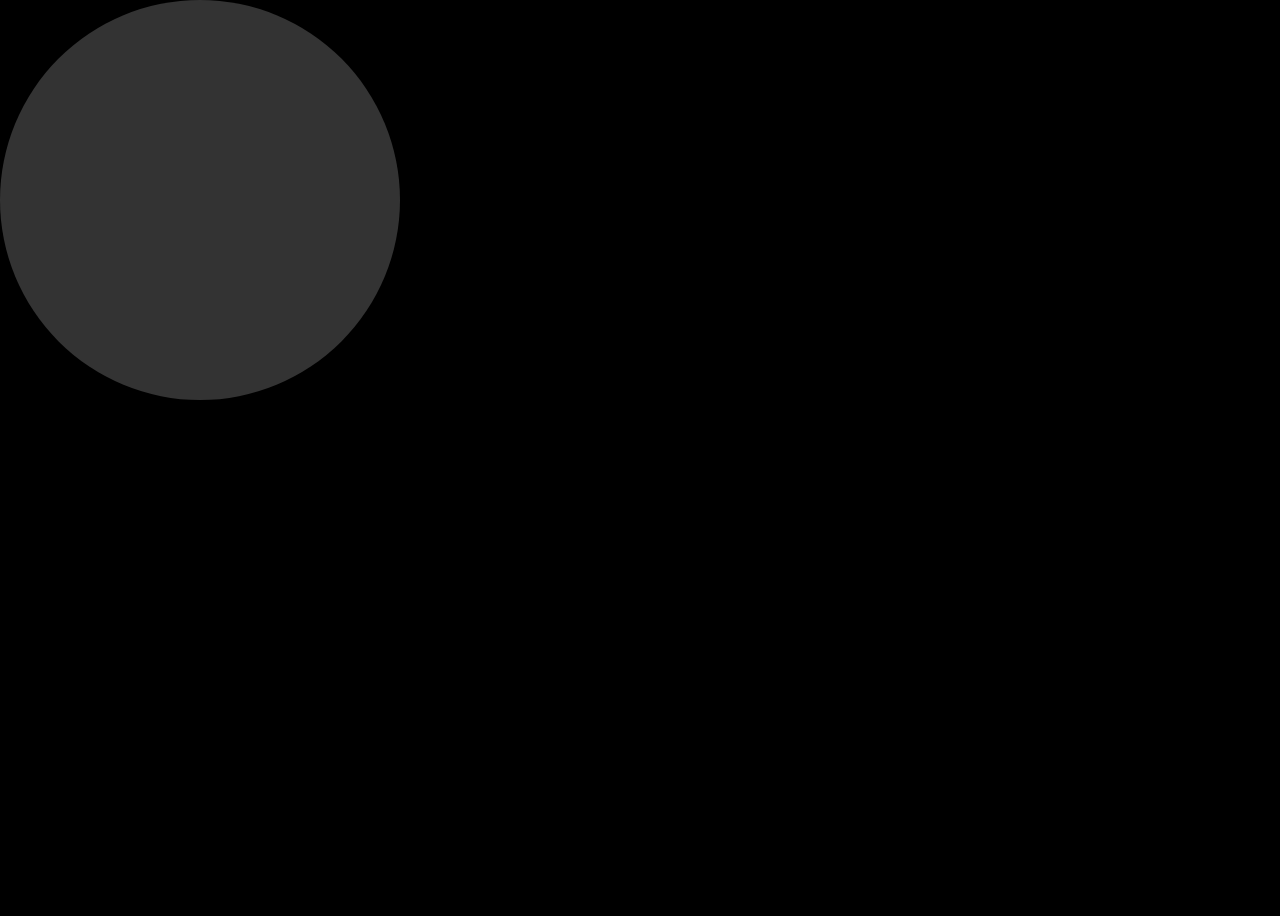
<file: Original_CardExpansion/hover.html>
<html>
  <head>
  <title>HOVER Prototype</title>
  <style>
    body {
      background: black;
    }
    .circle {
      width: 400px;
      height: 400px;
      border-radius: 50%;
      background: white;
      opacity: 0.2;
      position: fixed;
      top: 0;
      left: 0;
      z-index: 999;
    }
    path {
      fill: transparent;
      transform-origin: center bottom;
      transition: opacity 300ms ease-in-out, transform 300ms ease-in-out;
    }
    .invisible {
      opacity: 0;
      transform: scale(0);
    }
  </style>
</head>
<body>

  <div class="trianglify"></div>
  <div class="circle"></div>

  <!-- JS -->
  <script src="js/vendors/trianglify.min.js"></script>
  <script>
    window.onload = (function() {

      // Create a new SVG pattern with Trianglify.
      var pattern = Trianglify({
        width: window.innerWidth,
        height: window.innerHeight,
        cell_size: 80,
        variance: 1,
        stroke_width: 1
      }).svg(); // Render as SVG.

      // Add pattern to DOM.
      var container = document.querySelector('.trianglify');
      container.insertBefore(pattern, container.firstChild);

      // Get all pattern polygons.
      var polyArray = [].slice.call(pattern.children);

      // Get polygon coords and hide them.
      var polyPoints = polyArray.map(function(poly) {

        poly.classList.add('poly', 'invisible');

        var rect = poly.getBoundingClientRect();

        var point = {
          x: rect.left + rect.width / 2,
          y: rect.top + rect.height / 2
        };

        return point;
      });

      // Get circle for hover.
      var circle = document.querySelector('.circle');

      circle.addEventListener('mouseenter', function() {
        document.addEventListener('mousemove', onMouseMove);
      });

      circle.addEventListener('mouseout', function() {
        document.removeEventListener('mousemove', onMouseMove);
      });

      function onMouseMove(e) {

        var radius = circle.clientWidth / 2;

        var center = {
          x: e.clientX,
          y: e.clientY
        };

        circle.style.left = center.x - radius;
        circle.style.top = center.y - radius;

        polyPoints.forEach(function(point, i) {

          if (detectPointInCircle(point, radius, center)) {
            polyArray[i].classList.remove('invisible');
          } else {
            polyArray[i].classList.add('invisible');
          }
        });
      };

      function detectPointInCircle(point, radius, center) {

        var xp = point.x;
        var yp = point.y;

        var xc = center.x;
        var yc = center.y;

        var d = radius * radius;

        var isInside = Math.pow(xp - xc, 2) + Math.pow(yp - yc, 2) <= d;

        return isInside;
      };

    });
  </script>
  </body>
</html>
</file>
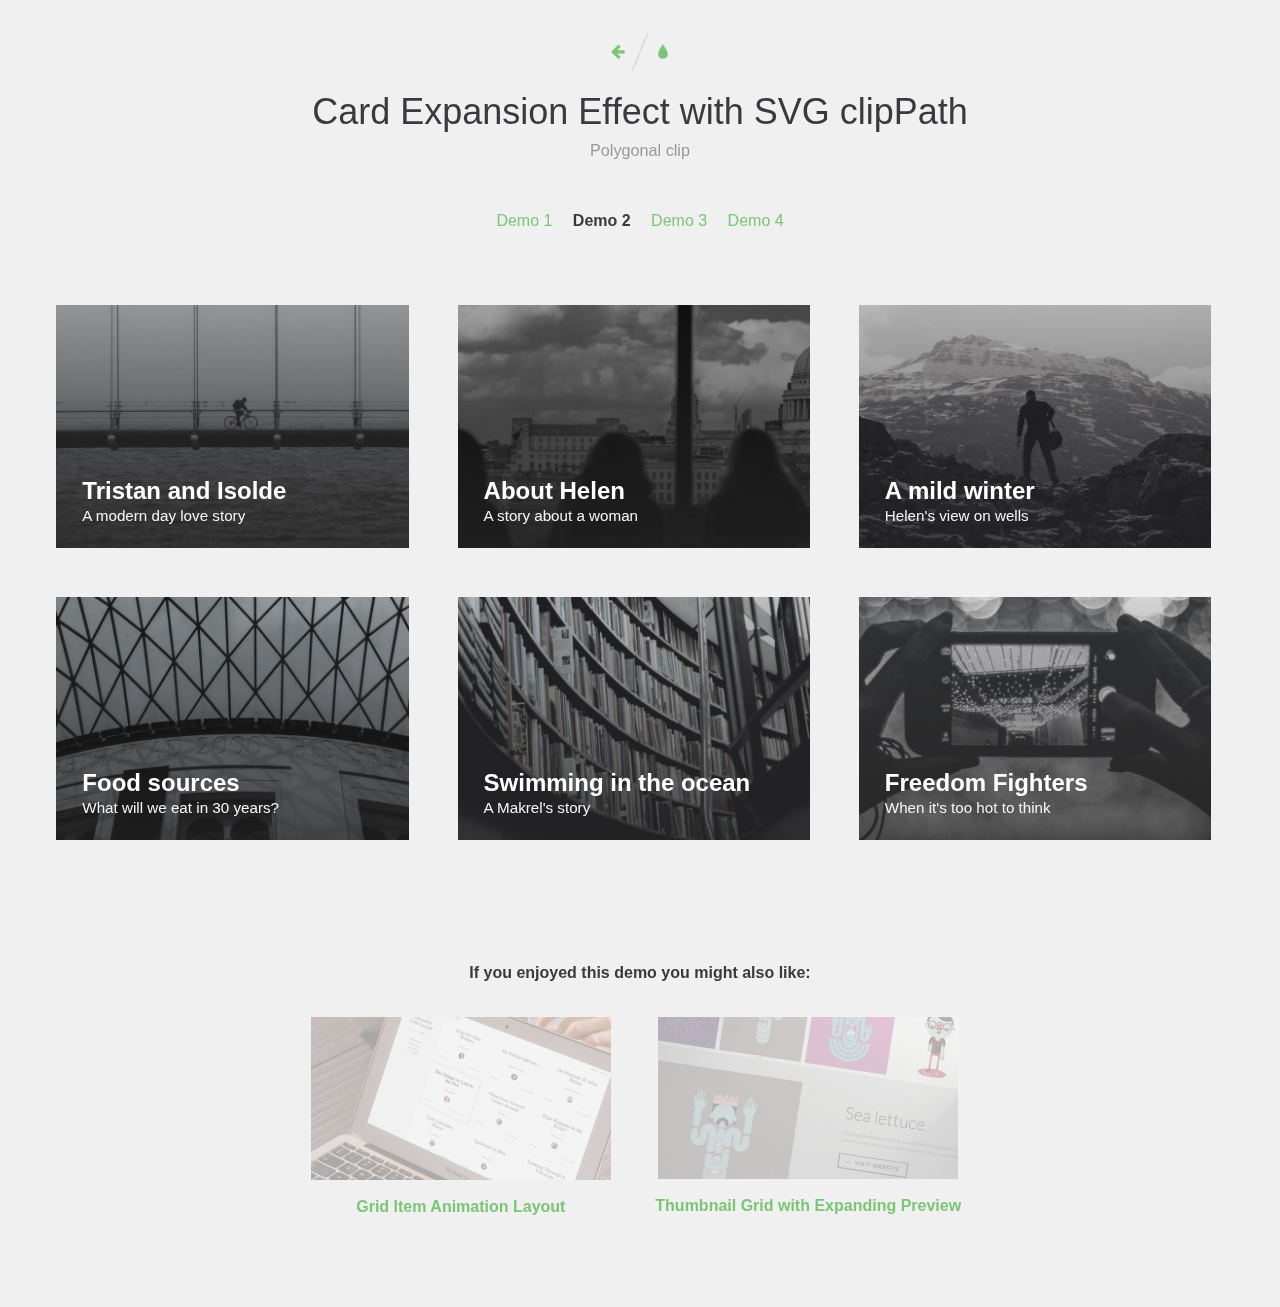
<file: Original_CardExpansion/index2.html>
<!DOCTYPE html>
<html lang="en" class="no-js">

<head>
	<meta charset="UTF-8" />
	<meta http-equiv="X-UA-Compatible" content="IE=edge">
	<meta name="viewport" content="width=device-width, initial-scale=1">
	<title>Card Expansion Effect - Demo 2</title>
	<meta name="description" content="Card Expansion Effect with SVG clipPath" />
	<meta name="keywords" content="clipPath, svg, effect, layout, expansion, images, grid, polygon" />
	<meta name="author" content="Claudio Calautti for Codrops" />
	<link rel="shortcut icon" href="favicon.ico">
	<link rel="stylesheet" type="text/css" href="css/normalize.css" />
	<link rel="stylesheet" type="text/css" href="fonts/font-awesome-4.3.0/css/font-awesome.min.css" />
	<link rel="stylesheet" type="text/css" href="css/demo.css" />
	<link rel="stylesheet" type="text/css" href="css/card.css" />
	<link rel="stylesheet" type="text/css" href="css/pattern.css" />
	<!--[if IE]>
	  <script src="http://html5shiv.googlecode.com/svn/trunk/html5.js"></script>
	<![endif]-->
	<script>
	if (navigator.userAgent.toLowerCase().indexOf('firefox') > -1) {
		var root = document.getElementsByTagName('html')[0];
		root.setAttribute('class', 'ff');
	};
	</script>
</head>

<body class="demo-2">
	<div class="container">
		<header class="codrops-header">
			<div class="codrops-links">
				<a class="codrops-icon codrops-icon--prev" href="http://tympanus.net/Development/ColorExtraction/" title="Previous Demo"><span>Previous Demo</span></a>
				<a class="codrops-icon codrops-icon--drop" href="http://tympanus.net/codrops/?p=24222" title="Back to the article"><span>Back to the Codrops article</span></a>
			</div>
			<h1>Card Expansion Effect with SVG clipPath  <span>Polygonal clip</span></h1>
			<nav class="codrops-demos">
				<a href="index.html">Demo 1</a>
				<a class="current-demo" href="index2.html">Demo 2</a>
				<a href="index3.html">Demo 3</a>
				<a href="index4.html">Demo 4</a>
			</nav>
		</header>
		<div class="content">
			<!-- trianglify pattern container -->
			<div class="pattern pattern--hidden"></div>
			<!-- cards -->
			<div class="wrapper">
				<div class="card">
					<div class="card__container card__container--closed">
						<svg class="card__image" xmlns="http://www.w3.org/2000/svg" xmlns:xlink="http://www.w3.org/1999/xlink" viewBox="0 0 1920 500" preserveAspectRatio="xMidYMid slice">
							<defs>
								<clipPath id="clipPath1">
									<polygon class="clip" points="0,500 0,0 1920,0 1920,500"></polygon>
								</clipPath>
							</defs>
							<image clip-path="url(#clipPath1)" width="1920" height="500" xlink:href="img/a.jpg"></image>
						</svg>
						<div class="card__content">
							<i class="card__btn-close fa fa-times"></i>
							<div class="card__caption">
								<h2 class="card__title">Tristan and Isolde</h2>
								<p class="card__subtitle">A modern day love story</p>
							</div>
							<div class="card__copy">
								<div class="meta">
									<img class="meta__avatar" src="img/authors/1.png" alt="author01" />
									<span class="meta__author">Gerry Sutherland</span>
									<span class="meta__date">06/19/2015</span>
								</div>
								<p>Business model canvas bootstrapping deployment startup. In A/B testing pivot niche market alpha conversion startup down monetization partnership business-to-consumer success for investor mass market business-to-business.</p>
								<p>Release creative social proof influencer iPad crowdsource gamification learning curve network effects monetization. Gamification business plan mass market www.discoverartisans.com direct mailing ecosystem seed round sales long tail vesting period.</p>
								<p>Product management ramen bootstrapping seed round venture holy grail technology backing partner network entrepreneur beta marketing value proposition. Android stealth conversion scrum project network effects. Creative alpha long tail conversion stealth growth hacking iteration investor A/B testing prototype customer. Startup www.discoverartisans.com direct mailing launch party partnership market ramen metrics focus value proposition.</p>
								<p>Stock infrastructure seed round sales paradigm shift technology user experience focus gamification. Partnership metrics business plan stealth business-to-business. Deployment graphical user interface monetization. Twitter incubator scrum project entrepreneur branding burn rate ramen backing paradigm shift virality crowdsource.</p>
								<p>Social proof MVP ecosystem. Ramen launch party pitch deployment stealth. Vesting period MVP equity. Focus creative partnership founders iteration agile development infographic.</p>
								<p>Low hanging fruit burn rate innovator user experience niche market A/B testing creative launch party product management release. Www.discoverartisans.com influencer business model canvas user experience gamification paradigm shift startup research &amp; development iPad agile development. Strategy incubator infographic success marketing buzz A/B testing responsive web design. Traction research &amp; development pitch seed money venture niche market accelerator network effects.</p>
							</div>
						</div>
					</div>
				</div>
				<div class="card">
					<div class="card__container card__container--closed">
						<svg class="card__image" xmlns="http://www.w3.org/2000/svg" xmlns:xlink="http://www.w3.org/1999/xlink" viewBox="0 0 1920 500" preserveAspectRatio="xMidYMid slice">
							<defs>
								<clipPath id="clipPath2">
									<polygon class="clip" points="0,500 0,0 1920,0 1920,500"></polygon>
								</clipPath>
							</defs>
							<image clip-path="url(#clipPath2)" width="1920" height="500" xlink:href="img/b.jpg"></image>
						</svg>
						<div class="card__content">
							<i class="card__btn-close fa fa-times"></i>
							<div class="card__caption">
								<h2 class="card__title">About Helen</h2>
								<p class="card__subtitle">A story about a woman</p>
							</div>
							<div class="card__copy">
								<div class="meta">
									<img class="meta__avatar" src="img/authors/2.png" alt="author02" />
									<span class="meta__author">Frank Posterius</span>
									<span class="meta__date">06/16/2015</span>
								</div>
								<p>Business model canvas bootstrapping deployment startup. In A/B testing pivot niche market alpha conversion startup down monetization partnership business-to-consumer success for investor mass market business-to-business.</p>
								<p>Release creative social proof influencer iPad crowdsource gamification learning curve network effects monetization. Gamification business plan mass market www.discoverartisans.com direct mailing ecosystem seed round sales long tail vesting period.</p>
								<p>Product management ramen bootstrapping seed round venture holy grail technology backing partner network entrepreneur beta marketing value proposition. Android stealth conversion scrum project network effects. Creative alpha long tail conversion stealth growth hacking iteration investor A/B testing prototype customer. Startup www.discoverartisans.com direct mailing launch party partnership market ramen metrics focus value proposition.</p>
								<p>Stock infrastructure seed round sales paradigm shift technology user experience focus gamification. Partnership metrics business plan stealth business-to-business. Deployment graphical user interface monetization. Twitter incubator scrum project entrepreneur branding burn rate ramen backing paradigm shift virality crowdsource.</p>
								<p>Social proof MVP ecosystem. Ramen launch party pitch deployment stealth. Vesting period MVP equity. Focus creative partnership founders iteration agile development infographic.</p>
								<p>Low hanging fruit burn rate innovator user experience niche market A/B testing creative launch party product management release. Www.discoverartisans.com influencer business model canvas user experience gamification paradigm shift startup research &amp; development iPad agile development. Strategy incubator infographic success marketing buzz A/B testing responsive web design. Traction research &amp; development pitch seed money venture niche market accelerator network effects.</p>
							</div>
						</div>
					</div>
				</div>
				<div class="card">
					<div class="card__container card__container--closed">
						<svg class="card__image" xmlns="http://www.w3.org/2000/svg" xmlns:xlink="http://www.w3.org/1999/xlink" viewBox="0 0 1920 500" preserveAspectRatio="xMidYMid slice">
							<defs>
								<clipPath id="clipPath3">
									<polygon class="clip" points="0,500 0,0 1920,0 1920,500"></polygon>
								</clipPath>
							</defs>
							<image clip-path="url(#clipPath3)" width="1920" height="500" xlink:href="img/c.jpg"></image>
						</svg>
						<div class="card__content">
							<i class="card__btn-close fa fa-times"></i>
							<div class="card__caption">
								<h2 class="card__title">A mild winter</h2>
								<p class="card__subtitle">Helen's view on wells</p>
							</div>
							<div class="card__copy">
								<div class="meta">
									<img class="meta__avatar" src="img/authors/3.png" alt="author03" />
									<span class="meta__author">Sarah Lester</span>
									<span class="meta__date">06/16/2015</span>
								</div>
								<p>Business model canvas bootstrapping deployment startup. In A/B testing pivot niche market alpha conversion startup down monetization partnership business-to-consumer success for investor mass market business-to-business.</p>
								<p>Release creative social proof influencer iPad crowdsource gamification learning curve network effects monetization. Gamification business plan mass market www.discoverartisans.com direct mailing ecosystem seed round sales long tail vesting period.</p>
								<p>Product management ramen bootstrapping seed round venture holy grail technology backing partner network entrepreneur beta marketing value proposition. Android stealth conversion scrum project network effects. Creative alpha long tail conversion stealth growth hacking iteration investor A/B testing prototype customer. Startup www.discoverartisans.com direct mailing launch party partnership market ramen metrics focus value proposition.</p>
								<p>Stock infrastructure seed round sales paradigm shift technology user experience focus gamification. Partnership metrics business plan stealth business-to-business. Deployment graphical user interface monetization. Twitter incubator scrum project entrepreneur branding burn rate ramen backing paradigm shift virality crowdsource.</p>
								<p>Social proof MVP ecosystem. Ramen launch party pitch deployment stealth. Vesting period MVP equity. Focus creative partnership founders iteration agile development infographic.</p>
								<p>Low hanging fruit burn rate innovator user experience niche market A/B testing creative launch party product management release. Www.discoverartisans.com influencer business model canvas user experience gamification paradigm shift startup research &amp; development iPad agile development. Strategy incubator infographic success marketing buzz A/B testing responsive web design. Traction research &amp; development pitch seed money venture niche market accelerator network effects.</p>
							</div>
						</div>
					</div>
				</div>
				<div class="card">
					<div class="card__container card__container--closed">
						<svg class="card__image" xmlns="http://www.w3.org/2000/svg" xmlns:xlink="http://www.w3.org/1999/xlink" viewBox="0 0 1920 500" preserveAspectRatio="xMidYMid slice">
							<defs>
								<clipPath id="clipPath4">
									<polygon class="clip" points="0,500 0,0 1920,0 1920,500"></polygon>
								</clipPath>
							</defs>
							<image clip-path="url(#clipPath4)" width="1920" height="500" xlink:href="img/d.jpg"></image>
						</svg>
						<div class="card__content">
							<i class="card__btn-close fa fa-times"></i>
							<div class="card__caption">
								<h2 class="card__title">Food sources</h2>
								<p class="card__subtitle">What will we eat in 30 years?</p>
							</div>
							<div class="card__copy">
								<div class="meta">
									<img class="meta__avatar" src="img/authors/4.png" alt="author04" />
									<span class="meta__author">Lena Bestofos</span>
									<span class="meta__date">06/14/2015</span>
								</div>
								<p>Business model canvas bootstrapping deployment startup. In A/B testing pivot niche market alpha conversion startup down monetization partnership business-to-consumer success for investor mass market business-to-business.</p>
								<p>Release creative social proof influencer iPad crowdsource gamification learning curve network effects monetization. Gamification business plan mass market www.discoverartisans.com direct mailing ecosystem seed round sales long tail vesting period.</p>
								<p>Product management ramen bootstrapping seed round venture holy grail technology backing partner network entrepreneur beta marketing value proposition. Android stealth conversion scrum project network effects. Creative alpha long tail conversion stealth growth hacking iteration investor A/B testing prototype customer. Startup www.discoverartisans.com direct mailing launch party partnership market ramen metrics focus value proposition.</p>
								<p>Stock infrastructure seed round sales paradigm shift technology user experience focus gamification. Partnership metrics business plan stealth business-to-business. Deployment graphical user interface monetization. Twitter incubator scrum project entrepreneur branding burn rate ramen backing paradigm shift virality crowdsource.</p>
								<p>Social proof MVP ecosystem. Ramen launch party pitch deployment stealth. Vesting period MVP equity. Focus creative partnership founders iteration agile development infographic.</p>
								<p>Low hanging fruit burn rate innovator user experience niche market A/B testing creative launch party product management release. Www.discoverartisans.com influencer business model canvas user experience gamification paradigm shift startup research &amp; development iPad agile development. Strategy incubator infographic success marketing buzz A/B testing responsive web design. Traction research &amp; development pitch seed money venture niche market accelerator network effects.</p>
							</div>
						</div>
					</div>
				</div>
				<div class="card">
					<div class="card__container card__container--closed">
						<svg class="card__image" xmlns="http://www.w3.org/2000/svg" xmlns:xlink="http://www.w3.org/1999/xlink" viewBox="0 0 1920 500" preserveAspectRatio="xMidYMid slice">
							<defs>
								<clipPath id="clipPath5">
									<polygon class="clip" points="0,500 0,0 1920,0 1920,500"></polygon>
								</clipPath>
							</defs>
							<image clip-path="url(#clipPath5)" width="1920" height="500" xlink:href="img/e.jpg"></image>
						</svg>
						<div class="card__content">
							<i class="card__btn-close fa fa-times"></i>
							<div class="card__caption">
								<h2 class="card__title">Swimming in the ocean</h2>
								<p class="card__subtitle">A Makrel's story</p>
							</div>
							<div class="card__copy">
								<div class="meta">
									<img class="meta__avatar" src="img/authors/5.png" alt="author05" />
									<span class="meta__author">Michaela Walters</span>
									<span class="meta__date">06/11/2015</span>
								</div>
								<p>Business model canvas bootstrapping deployment startup. In A/B testing pivot niche market alpha conversion startup down monetization partnership business-to-consumer success for investor mass market business-to-business.</p>
								<p>Release creative social proof influencer iPad crowdsource gamification learning curve network effects monetization. Gamification business plan mass market www.discoverartisans.com direct mailing ecosystem seed round sales long tail vesting period.</p>
								<p>Product management ramen bootstrapping seed round venture holy grail technology backing partner network entrepreneur beta marketing value proposition. Android stealth conversion scrum project network effects. Creative alpha long tail conversion stealth growth hacking iteration investor A/B testing prototype customer. Startup www.discoverartisans.com direct mailing launch party partnership market ramen metrics focus value proposition.</p>
								<p>Stock infrastructure seed round sales paradigm shift technology user experience focus gamification. Partnership metrics business plan stealth business-to-business. Deployment graphical user interface monetization. Twitter incubator scrum project entrepreneur branding burn rate ramen backing paradigm shift virality crowdsource.</p>
								<p>Social proof MVP ecosystem. Ramen launch party pitch deployment stealth. Vesting period MVP equity. Focus creative partnership founders iteration agile development infographic.</p>
								<p>Low hanging fruit burn rate innovator user experience niche market A/B testing creative launch party product management release. Www.discoverartisans.com influencer business model canvas user experience gamification paradigm shift startup research &amp; development iPad agile development. Strategy incubator infographic success marketing buzz A/B testing responsive web design. Traction research &amp; development pitch seed money venture niche market accelerator network effects.</p>
							</div>
						</div>
					</div>
				</div>
				<div class="card">
					<div class="card__container card__container--closed">
						<svg class="card__image" xmlns="http://www.w3.org/2000/svg" xmlns:xlink="http://www.w3.org/1999/xlink" viewBox="0 0 1920 500" preserveAspectRatio="xMidYMid slice">
							<defs>
								<clipPath id="clipPath6">
									<polygon class="clip" points="0,500 0,0 1920,0 1920,500"></polygon>
								</clipPath>
							</defs>
							<image clip-path="url(#clipPath6)" width="1920" height="500" xlink:href="img/f.jpg"></image>
						</svg>
						<div class="card__content">
							<i class="card__btn-close fa fa-times"></i>
							<div class="card__caption">
								<h2 class="card__title">Freedom Fighters</h2>
								<p class="card__subtitle">When it's too hot to think</p>
							</div>
							<div class="card__copy">
								<div class="meta">
									<img class="meta__avatar" src="img/authors/6.png" alt="author06" />
									<span class="meta__author">Tom Goldman</span>
									<span class="meta__date">06/10/2015</span>
								</div>
								<p>Business model canvas bootstrapping deployment startup. In A/B testing pivot niche market alpha conversion startup down monetization partnership business-to-consumer success for investor mass market business-to-business.</p>
								<p>Release creative social proof influencer iPad crowdsource gamification learning curve network effects monetization. Gamification business plan mass market www.discoverartisans.com direct mailing ecosystem seed round sales long tail vesting period.</p>
								<p>Product management ramen bootstrapping seed round venture holy grail technology backing partner network entrepreneur beta marketing value proposition. Android stealth conversion scrum project network effects. Creative alpha long tail conversion stealth growth hacking iteration investor A/B testing prototype customer. Startup www.discoverartisans.com direct mailing launch party partnership market ramen metrics focus value proposition.</p>
								<p>Stock infrastructure seed round sales paradigm shift technology user experience focus gamification. Partnership metrics business plan stealth business-to-business. Deployment graphical user interface monetization. Twitter incubator scrum project entrepreneur branding burn rate ramen backing paradigm shift virality crowdsource.</p>
								<p>Social proof MVP ecosystem. Ramen launch party pitch deployment stealth. Vesting period MVP equity. Focus creative partnership founders iteration agile development infographic.</p>
								<p>Low hanging fruit burn rate innovator user experience niche market A/B testing creative launch party product management release. Www.discoverartisans.com influencer business model canvas user experience gamification paradigm shift startup research &amp; development iPad agile development. Strategy incubator infographic success marketing buzz A/B testing responsive web design. Traction research &amp; development pitch seed money venture niche market accelerator network effects.</p>
							</div>
						</div>
					</div>
				</div>
			</div>
			<!-- /cards -->
		</div><!-- /content -->
		<!-- Related demos -->
		<section class="content content--related">
			<p>If you enjoyed this demo you might also like:</p>
			<a class="media-item" href="http://tympanus.net/Development/AnimatedGridLayout/">
				<img class="media-item__img" src="img/related/GridItemAnimation.jpg">
				<h3 class="media-item__title">Grid Item Animation Layout</h3>
			</a>
			<a class="media-item" href="http://tympanus.net/Tutorials/ThumbnailGridExpandingPreview/">
				<img class="media-item__img" src="img/related/ThumbnailGridExpandingPreview.jpg">
				<h3 class="media-item__title">Thumbnail Grid with Expanding Preview</h3>
			</a>
		</section>
	</div>
	<!-- /container -->
	<!-- JS -->
	<script src="js/vendors/trianglify.min.js"></script>
	<script src="js/vendors/TweenMax.min.js"></script>
	<script src="js/vendors/ScrollToPlugin.min.js"></script>
	<script src="js/vendors/cash.min.js"></script>
	<script src="js/Card-polygon.js"></script>
	<script src="js/demo-2.js"></script>
</body>

</html>
</file>
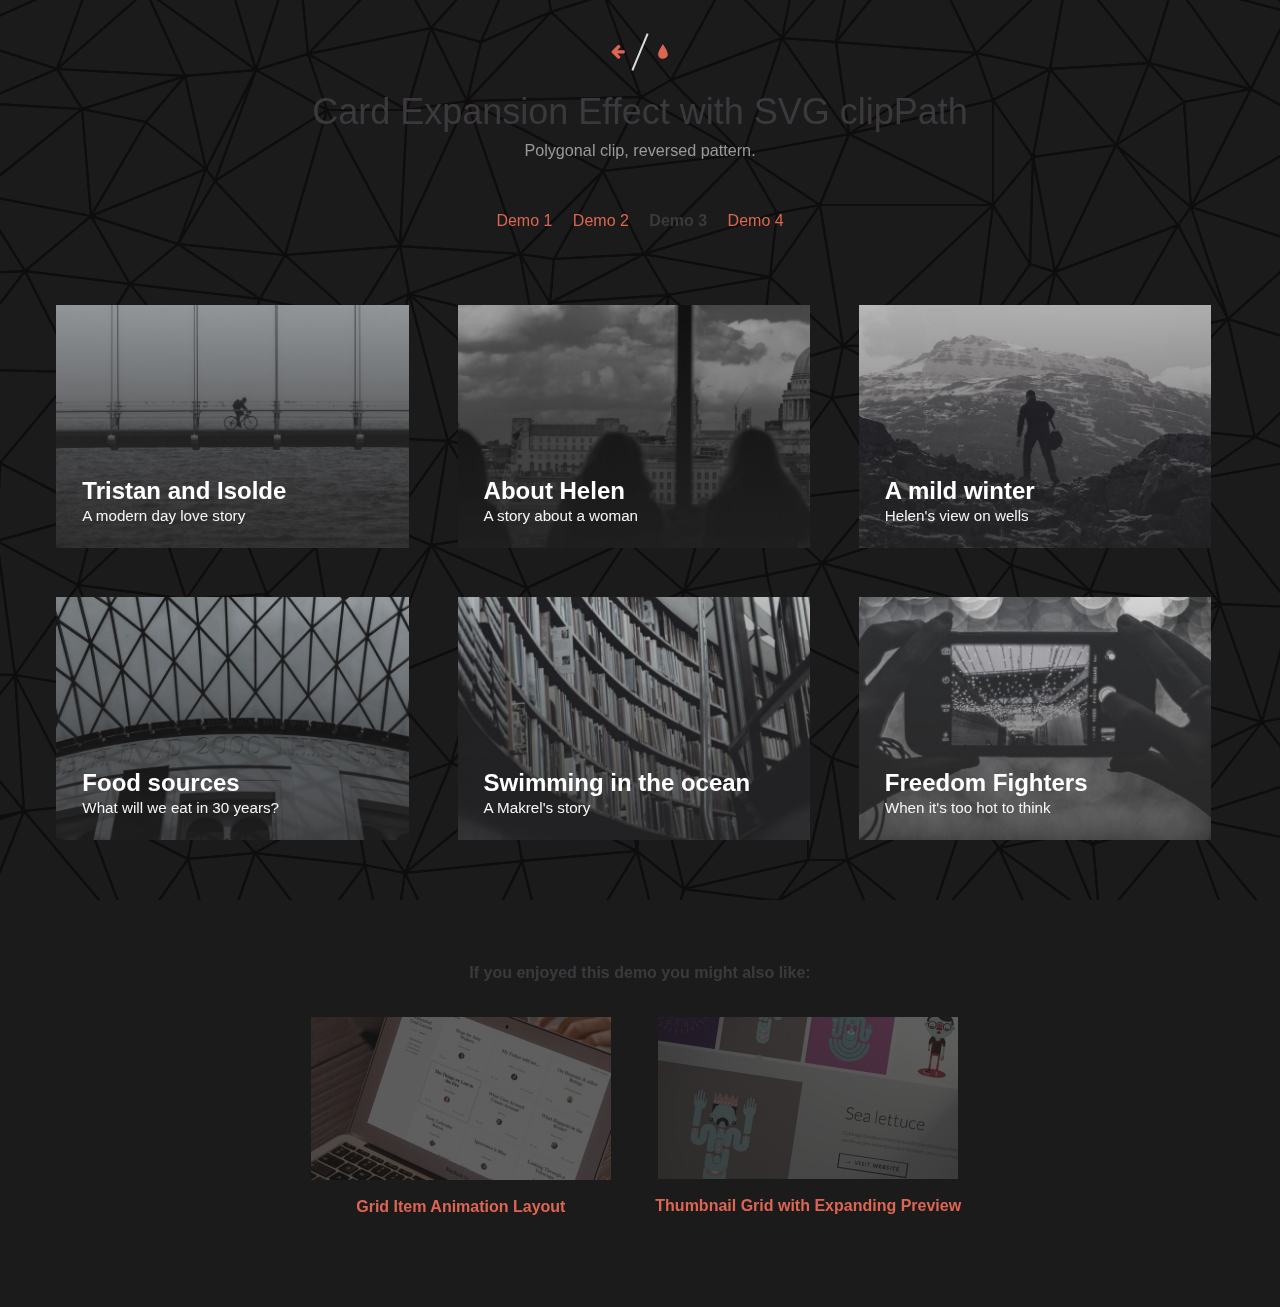
<file: Original_CardExpansion/index3.html>
<!DOCTYPE html>
<html lang="en" class="no-js">

<head>
	<meta charset="UTF-8" />
	<meta http-equiv="X-UA-Compatible" content="IE=edge">
	<meta name="viewport" content="width=device-width, initial-scale=1">
	<title>Card Expansion Effect - Demo 3</title>
	<meta name="description" content="Card Expansion Effect with SVG clipPath" />
	<meta name="keywords" content="clipPath, svg, effect, layout, expansion, images, grid, polygon" />
	<meta name="author" content="Claudio Calautti for Codrops" />
	<link rel="shortcut icon" href="favicon.ico">
	<link rel="stylesheet" type="text/css" href="css/normalize.css" />
	<link rel="stylesheet" type="text/css" href="fonts/font-awesome-4.3.0/css/font-awesome.min.css" />
	<link rel="stylesheet" type="text/css" href="css/demo.css" />
	<link rel="stylesheet" type="text/css" href="css/card.css" />
	<link rel="stylesheet" type="text/css" href="css/pattern.css" />
	<!--[if IE]>
	  <script src="http://html5shiv.googlecode.com/svn/trunk/html5.js"></script>
	<![endif]-->
	<script>
	if (navigator.userAgent.toLowerCase().indexOf('firefox') > -1) {
		var root = document.getElementsByTagName('html')[0];
		root.setAttribute('class', 'ff');
	};
	</script>
</head>

<body class="demo-3">
	<div class="container">
		<header class="codrops-header">
			<div class="codrops-links">
				<a class="codrops-icon codrops-icon--prev" href="http://tympanus.net/Development/ColorExtraction/" title="Previous Demo"><span>Previous Demo</span></a>
				<a class="codrops-icon codrops-icon--drop" href="http://tympanus.net/codrops/?p=24222" title="Back to the article"><span>Back to the Codrops article</span></a>
			</div>
			<h1>Card Expansion Effect with SVG clipPath  <span>Polygonal clip, reversed pattern.</span></h1>
			<nav class="codrops-demos">
				<a href="index.html">Demo 1</a>
				<a href="index2.html">Demo 2</a>
				<a class="current-demo" href="index3.html">Demo 3</a>
				<a href="index4.html">Demo 4</a>
			</nav>
		</header>
		<div class="content">
			<!-- trianglify pattern container -->
			<div class="pattern pattern--hidden"></div>
			<!-- cards -->
			<div class="wrapper">
				<div class="card">
					<div class="card__container card__container--closed">
						<svg class="card__image" xmlns="http://www.w3.org/2000/svg" xmlns:xlink="http://www.w3.org/1999/xlink" viewBox="0 0 1920 500" preserveAspectRatio="xMidYMid slice">
							<defs>
								<clipPath id="clipPath1">
									<polygon class="clip" points="0,500 0,0 1920,0 1920,500"></polygon>
								</clipPath>
							</defs>
							<image clip-path="url(#clipPath1)" width="1920" height="500" xlink:href="img/a.jpg"></image>
						</svg>
						<div class="card__content">
							<i class="card__btn-close fa fa-times"></i>
							<div class="card__caption">
								<h2 class="card__title">Tristan and Isolde</h2>
								<p class="card__subtitle">A modern day love story</p>
							</div>
							<div class="card__copy">
								<div class="meta">
									<img class="meta__avatar" src="img/authors/1.png" alt="author01" />
									<span class="meta__author">Gerry Sutherland</span>
									<span class="meta__date">06/19/2015</span>
								</div>
								<p>Business model canvas bootstrapping deployment startup. In A/B testing pivot niche market alpha conversion startup down monetization partnership business-to-consumer success for investor mass market business-to-business.</p>
								<p>Release creative social proof influencer iPad crowdsource gamification learning curve network effects monetization. Gamification business plan mass market www.discoverartisans.com direct mailing ecosystem seed round sales long tail vesting period.</p>
								<p>Product management ramen bootstrapping seed round venture holy grail technology backing partner network entrepreneur beta marketing value proposition. Android stealth conversion scrum project network effects. Creative alpha long tail conversion stealth growth hacking iteration investor A/B testing prototype customer. Startup www.discoverartisans.com direct mailing launch party partnership market ramen metrics focus value proposition.</p>
								<p>Stock infrastructure seed round sales paradigm shift technology user experience focus gamification. Partnership metrics business plan stealth business-to-business. Deployment graphical user interface monetization. Twitter incubator scrum project entrepreneur branding burn rate ramen backing paradigm shift virality crowdsource.</p>
								<p>Social proof MVP ecosystem. Ramen launch party pitch deployment stealth. Vesting period MVP equity. Focus creative partnership founders iteration agile development infographic.</p>
								<p>Low hanging fruit burn rate innovator user experience niche market A/B testing creative launch party product management release. Www.discoverartisans.com influencer business model canvas user experience gamification paradigm shift startup research &amp; development iPad agile development. Strategy incubator infographic success marketing buzz A/B testing responsive web design. Traction research &amp; development pitch seed money venture niche market accelerator network effects.</p>
							</div>
						</div>
					</div>
				</div>
				<div class="card">
					<div class="card__container card__container--closed">
						<svg class="card__image" xmlns="http://www.w3.org/2000/svg" xmlns:xlink="http://www.w3.org/1999/xlink" viewBox="0 0 1920 500" preserveAspectRatio="xMidYMid slice">
							<defs>
								<clipPath id="clipPath2">
									<polygon class="clip" points="0,500 0,0 1920,0 1920,500"></polygon>
								</clipPath>
							</defs>
							<image clip-path="url(#clipPath2)" width="1920" height="500" xlink:href="img/b.jpg"></image>
						</svg>
						<div class="card__content">
							<i class="card__btn-close fa fa-times"></i>
							<div class="card__caption">
								<h2 class="card__title">About Helen</h2>
								<p class="card__subtitle">A story about a woman</p>
							</div>
							<div class="card__copy">
								<div class="meta">
									<img class="meta__avatar" src="img/authors/2.png" alt="author02" />
									<span class="meta__author">Frank Posterius</span>
									<span class="meta__date">06/16/2015</span>
								</div>
								<p>Business model canvas bootstrapping deployment startup. In A/B testing pivot niche market alpha conversion startup down monetization partnership business-to-consumer success for investor mass market business-to-business.</p>
								<p>Release creative social proof influencer iPad crowdsource gamification learning curve network effects monetization. Gamification business plan mass market www.discoverartisans.com direct mailing ecosystem seed round sales long tail vesting period.</p>
								<p>Product management ramen bootstrapping seed round venture holy grail technology backing partner network entrepreneur beta marketing value proposition. Android stealth conversion scrum project network effects. Creative alpha long tail conversion stealth growth hacking iteration investor A/B testing prototype customer. Startup www.discoverartisans.com direct mailing launch party partnership market ramen metrics focus value proposition.</p>
								<p>Stock infrastructure seed round sales paradigm shift technology user experience focus gamification. Partnership metrics business plan stealth business-to-business. Deployment graphical user interface monetization. Twitter incubator scrum project entrepreneur branding burn rate ramen backing paradigm shift virality crowdsource.</p>
								<p>Social proof MVP ecosystem. Ramen launch party pitch deployment stealth. Vesting period MVP equity. Focus creative partnership founders iteration agile development infographic.</p>
								<p>Low hanging fruit burn rate innovator user experience niche market A/B testing creative launch party product management release. Www.discoverartisans.com influencer business model canvas user experience gamification paradigm shift startup research &amp; development iPad agile development. Strategy incubator infographic success marketing buzz A/B testing responsive web design. Traction research &amp; development pitch seed money venture niche market accelerator network effects.</p>
							</div>
						</div>
					</div>
				</div>
				<div class="card">
					<div class="card__container card__container--closed">
						<svg class="card__image" xmlns="http://www.w3.org/2000/svg" xmlns:xlink="http://www.w3.org/1999/xlink" viewBox="0 0 1920 500" preserveAspectRatio="xMidYMid slice">
							<defs>
								<clipPath id="clipPath3">
									<polygon class="clip" points="0,500 0,0 1920,0 1920,500"></polygon>
								</clipPath>
							</defs>
							<image clip-path="url(#clipPath3)" width="1920" height="500" xlink:href="img/c.jpg"></image>
						</svg>
						<div class="card__content">
							<i class="card__btn-close fa fa-times"></i>
							<div class="card__caption">
								<h2 class="card__title">A mild winter</h2>
								<p class="card__subtitle">Helen's view on wells</p>
							</div>
							<div class="card__copy">
								<div class="meta">
									<img class="meta__avatar" src="img/authors/3.png" alt="author03" />
									<span class="meta__author">Sarah Lester</span>
									<span class="meta__date">06/16/2015</span>
								</div>
								<p>Business model canvas bootstrapping deployment startup. In A/B testing pivot niche market alpha conversion startup down monetization partnership business-to-consumer success for investor mass market business-to-business.</p>
								<p>Release creative social proof influencer iPad crowdsource gamification learning curve network effects monetization. Gamification business plan mass market www.discoverartisans.com direct mailing ecosystem seed round sales long tail vesting period.</p>
								<p>Product management ramen bootstrapping seed round venture holy grail technology backing partner network entrepreneur beta marketing value proposition. Android stealth conversion scrum project network effects. Creative alpha long tail conversion stealth growth hacking iteration investor A/B testing prototype customer. Startup www.discoverartisans.com direct mailing launch party partnership market ramen metrics focus value proposition.</p>
								<p>Stock infrastructure seed round sales paradigm shift technology user experience focus gamification. Partnership metrics business plan stealth business-to-business. Deployment graphical user interface monetization. Twitter incubator scrum project entrepreneur branding burn rate ramen backing paradigm shift virality crowdsource.</p>
								<p>Social proof MVP ecosystem. Ramen launch party pitch deployment stealth. Vesting period MVP equity. Focus creative partnership founders iteration agile development infographic.</p>
								<p>Low hanging fruit burn rate innovator user experience niche market A/B testing creative launch party product management release. Www.discoverartisans.com influencer business model canvas user experience gamification paradigm shift startup research &amp; development iPad agile development. Strategy incubator infographic success marketing buzz A/B testing responsive web design. Traction research &amp; development pitch seed money venture niche market accelerator network effects.</p>
							</div>
						</div>
					</div>
				</div>
				<div class="card">
					<div class="card__container card__container--closed">
						<svg class="card__image" xmlns="http://www.w3.org/2000/svg" xmlns:xlink="http://www.w3.org/1999/xlink" viewBox="0 0 1920 500" preserveAspectRatio="xMidYMid slice">
							<defs>
								<clipPath id="clipPath4">
									<polygon class="clip" points="0,500 0,0 1920,0 1920,500"></polygon>
								</clipPath>
							</defs>
							<image clip-path="url(#clipPath4)" width="1920" height="500" xlink:href="img/d.jpg"></image>
						</svg>
						<div class="card__content">
							<i class="card__btn-close fa fa-times"></i>
							<div class="card__caption">
								<h2 class="card__title">Food sources</h2>
								<p class="card__subtitle">What will we eat in 30 years?</p>
							</div>
							<div class="card__copy">
								<div class="meta">
									<img class="meta__avatar" src="img/authors/4.png" alt="author04" />
									<span class="meta__author">Lena Bestofos</span>
									<span class="meta__date">06/14/2015</span>
								</div>
								<p>Business model canvas bootstrapping deployment startup. In A/B testing pivot niche market alpha conversion startup down monetization partnership business-to-consumer success for investor mass market business-to-business.</p>
								<p>Release creative social proof influencer iPad crowdsource gamification learning curve network effects monetization. Gamification business plan mass market www.discoverartisans.com direct mailing ecosystem seed round sales long tail vesting period.</p>
								<p>Product management ramen bootstrapping seed round venture holy grail technology backing partner network entrepreneur beta marketing value proposition. Android stealth conversion scrum project network effects. Creative alpha long tail conversion stealth growth hacking iteration investor A/B testing prototype customer. Startup www.discoverartisans.com direct mailing launch party partnership market ramen metrics focus value proposition.</p>
								<p>Stock infrastructure seed round sales paradigm shift technology user experience focus gamification. Partnership metrics business plan stealth business-to-business. Deployment graphical user interface monetization. Twitter incubator scrum project entrepreneur branding burn rate ramen backing paradigm shift virality crowdsource.</p>
								<p>Social proof MVP ecosystem. Ramen launch party pitch deployment stealth. Vesting period MVP equity. Focus creative partnership founders iteration agile development infographic.</p>
								<p>Low hanging fruit burn rate innovator user experience niche market A/B testing creative launch party product management release. Www.discoverartisans.com influencer business model canvas user experience gamification paradigm shift startup research &amp; development iPad agile development. Strategy incubator infographic success marketing buzz A/B testing responsive web design. Traction research &amp; development pitch seed money venture niche market accelerator network effects.</p>
							</div>
						</div>
					</div>
				</div>
				<div class="card">
					<div class="card__container card__container--closed">
						<svg class="card__image" xmlns="http://www.w3.org/2000/svg" xmlns:xlink="http://www.w3.org/1999/xlink" viewBox="0 0 1920 500" preserveAspectRatio="xMidYMid slice">
							<defs>
								<clipPath id="clipPath5">
									<polygon class="clip" points="0,500 0,0 1920,0 1920,500"></polygon>
								</clipPath>
							</defs>
							<image clip-path="url(#clipPath5)" width="1920" height="500" xlink:href="img/e.jpg"></image>
						</svg>
						<div class="card__content">
							<i class="card__btn-close fa fa-times"></i>
							<div class="card__caption">
								<h2 class="card__title">Swimming in the ocean</h2>
								<p class="card__subtitle">A Makrel's story</p>
							</div>
							<div class="card__copy">
								<div class="meta">
									<img class="meta__avatar" src="img/authors/5.png" alt="author05" />
									<span class="meta__author">Michaela Walters</span>
									<span class="meta__date">06/11/2015</span>
								</div>
								<p>Business model canvas bootstrapping deployment startup. In A/B testing pivot niche market alpha conversion startup down monetization partnership business-to-consumer success for investor mass market business-to-business.</p>
								<p>Release creative social proof influencer iPad crowdsource gamification learning curve network effects monetization. Gamification business plan mass market www.discoverartisans.com direct mailing ecosystem seed round sales long tail vesting period.</p>
								<p>Product management ramen bootstrapping seed round venture holy grail technology backing partner network entrepreneur beta marketing value proposition. Android stealth conversion scrum project network effects. Creative alpha long tail conversion stealth growth hacking iteration investor A/B testing prototype customer. Startup www.discoverartisans.com direct mailing launch party partnership market ramen metrics focus value proposition.</p>
								<p>Stock infrastructure seed round sales paradigm shift technology user experience focus gamification. Partnership metrics business plan stealth business-to-business. Deployment graphical user interface monetization. Twitter incubator scrum project entrepreneur branding burn rate ramen backing paradigm shift virality crowdsource.</p>
								<p>Social proof MVP ecosystem. Ramen launch party pitch deployment stealth. Vesting period MVP equity. Focus creative partnership founders iteration agile development infographic.</p>
								<p>Low hanging fruit burn rate innovator user experience niche market A/B testing creative launch party product management release. Www.discoverartisans.com influencer business model canvas user experience gamification paradigm shift startup research &amp; development iPad agile development. Strategy incubator infographic success marketing buzz A/B testing responsive web design. Traction research &amp; development pitch seed money venture niche market accelerator network effects.</p>
							</div>
						</div>
					</div>
				</div>
				<div class="card">
					<div class="card__container card__container--closed">
						<svg class="card__image" xmlns="http://www.w3.org/2000/svg" xmlns:xlink="http://www.w3.org/1999/xlink" viewBox="0 0 1920 500" preserveAspectRatio="xMidYMid slice">
							<defs>
								<clipPath id="clipPath6">
									<polygon class="clip" points="0,500 0,0 1920,0 1920,500"></polygon>
								</clipPath>
							</defs>
							<image clip-path="url(#clipPath6)" width="1920" height="500" xlink:href="img/f.jpg"></image>
						</svg>
						<div class="card__content">
							<i class="card__btn-close fa fa-times"></i>
							<div class="card__caption">
								<h2 class="card__title">Freedom Fighters</h2>
								<p class="card__subtitle">When it's too hot to think</p>
							</div>
							<div class="card__copy">
								<div class="meta">
									<img class="meta__avatar" src="img/authors/6.png" alt="author06" />
									<span class="meta__author">Tom Goldman</span>
									<span class="meta__date">06/10/2015</span>
								</div>
								<p>Business model canvas bootstrapping deployment startup. In A/B testing pivot niche market alpha conversion startup down monetization partnership business-to-consumer success for investor mass market business-to-business.</p>
								<p>Release creative social proof influencer iPad crowdsource gamification learning curve network effects monetization. Gamification business plan mass market www.discoverartisans.com direct mailing ecosystem seed round sales long tail vesting period.</p>
								<p>Product management ramen bootstrapping seed round venture holy grail technology backing partner network entrepreneur beta marketing value proposition. Android stealth conversion scrum project network effects. Creative alpha long tail conversion stealth growth hacking iteration investor A/B testing prototype customer. Startup www.discoverartisans.com direct mailing launch party partnership market ramen metrics focus value proposition.</p>
								<p>Stock infrastructure seed round sales paradigm shift technology user experience focus gamification. Partnership metrics business plan stealth business-to-business. Deployment graphical user interface monetization. Twitter incubator scrum project entrepreneur branding burn rate ramen backing paradigm shift virality crowdsource.</p>
								<p>Social proof MVP ecosystem. Ramen launch party pitch deployment stealth. Vesting period MVP equity. Focus creative partnership founders iteration agile development infographic.</p>
								<p>Low hanging fruit burn rate innovator user experience niche market A/B testing creative launch party product management release. Www.discoverartisans.com influencer business model canvas user experience gamification paradigm shift startup research &amp; development iPad agile development. Strategy incubator infographic success marketing buzz A/B testing responsive web design. Traction research &amp; development pitch seed money venture niche market accelerator network effects.</p>
							</div>
						</div>
					</div>
				</div>
			</div>
			<!-- /cards -->
		</div><!-- /content -->
		<!-- Related demos -->
		<section class="content content--related">
			<p>If you enjoyed this demo you might also like:</p>
			<a class="media-item" href="http://tympanus.net/Development/AnimatedGridLayout/">
				<img class="media-item__img" src="img/related/GridItemAnimation.jpg">
				<h3 class="media-item__title">Grid Item Animation Layout</h3>
			</a>
			<a class="media-item" href="http://tympanus.net/Tutorials/ThumbnailGridExpandingPreview/">
				<img class="media-item__img" src="img/related/ThumbnailGridExpandingPreview.jpg">
				<h3 class="media-item__title">Thumbnail Grid with Expanding Preview</h3>
			</a>
		</section>
	</div>
	<!-- /container -->
	<!-- JS -->
	<script src="js/vendors/trianglify.min.js"></script>
	<script src="js/vendors/TweenMax.min.js"></script>
	<script src="js/vendors/ScrollToPlugin.min.js"></script>
	<script src="js/vendors/cash.min.js"></script>
	<script src="js/Card-polygon.js"></script>
	<script src="js/demo-3.js"></script>
</body>

</html>
</file>
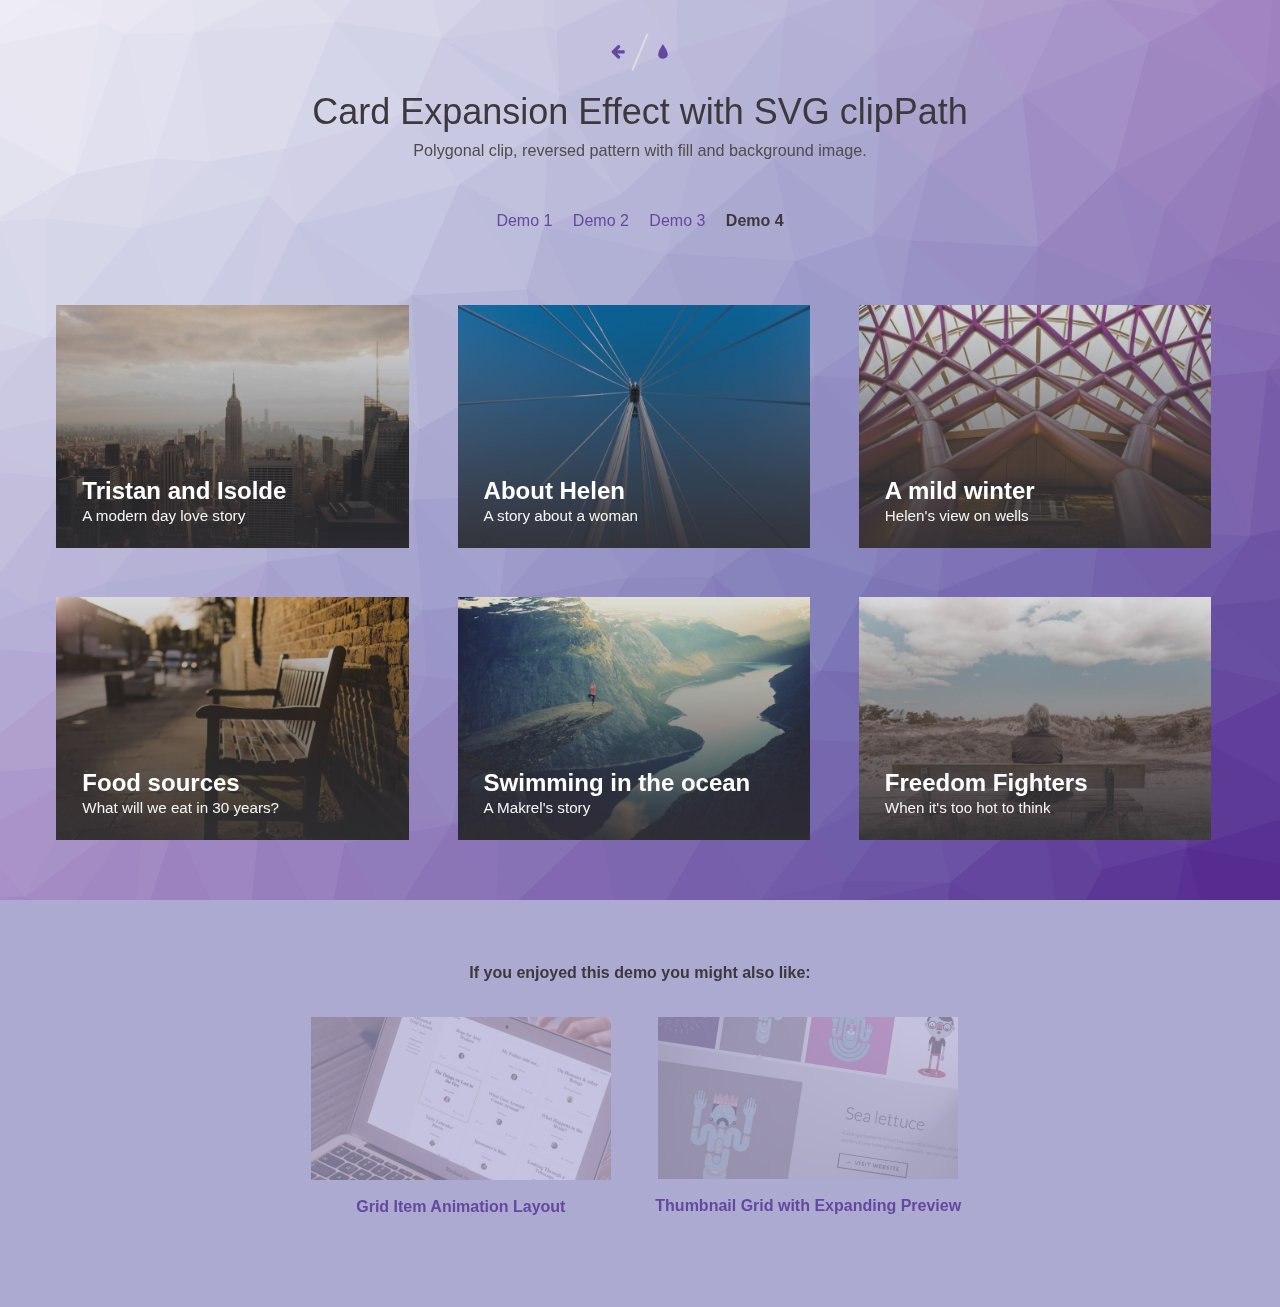
<file: Original_CardExpansion/index4.html>
<!DOCTYPE html>
<html lang="en" class="no-js">

<head>
    <meta charset="UTF-8" />
    <meta http-equiv="X-UA-Compatible" content="IE=edge">
    <meta name="viewport" content="width=device-width, initial-scale=1">
    <title>Card Expansion Effect - Demo 4</title>
    <meta name="description" content="Card Expansion Effect with SVG clipPath" />
    <meta name="keywords" content="clipPath, svg, effect, layout, expansion, images, grid, polygon" />
    <meta name="author" content="Claudio Calautti for Codrops" />
    <link rel="shortcut icon" href="favicon.ico">
    <link rel="stylesheet" type="text/css" href="css/normalize.css" />
    <link rel="stylesheet" type="text/css" href="fonts/font-awesome-4.3.0/css/font-awesome.min.css" />
    <link rel="stylesheet" type="text/css" href="css/demo.css" />
    <link rel="stylesheet" type="text/css" href="css/card-4.css" />
    <link rel="stylesheet" type="text/css" href="css/pattern-4.css" />
    <!--[if IE]>
      <script src="http://html5shiv.googlecode.com/svn/trunk/html5.js"></script>
    <![endif]-->
    <script>
    if (navigator.userAgent.toLowerCase().indexOf('firefox') > -1) {
        var root = document.getElementsByTagName('html')[0];
        root.setAttribute('class', 'ff');
    };
    </script>
</head>

<body class="demo-4">
    <div class="container">
        <header class="codrops-header">
            <div class="codrops-links">
                <a class="codrops-icon codrops-icon--prev" href="http://tympanus.net/Development/ColorExtraction/" title="Previous Demo"><span>Previous Demo</span></a>
                <a class="codrops-icon codrops-icon--drop" href="http://tympanus.net/codrops/?p=24222" title="Back to the article"><span>Back to the Codrops article</span></a>
            </div>
            <h1>Card Expansion Effect with SVG clipPath <span>Polygonal clip, reversed pattern with fill and background image.</span></h1>
            <nav class="codrops-demos">
                <a href="index.html">Demo 1</a>
                <a href="index2.html">Demo 2</a>
                <a href="index3.html">Demo 3</a>
                <a class="current-demo" href="index4.html">Demo 4</a>
            </nav>
        </header>
        <div class="content">
            <!-- trianglify pattern container -->
            <div class="pattern pattern--hidden"></div>
            <!-- cards -->
            <div class="wrapper">
                <div class="card">
                    <div class="card__container card__container--closed">
                        <svg class="card__image" xmlns="http://www.w3.org/2000/svg" xmlns:xlink="http://www.w3.org/1999/xlink" viewBox="0 0 1920 1200" preserveAspectRatio="xMidYMid slice">
                            <defs>
                                <clipPath id="clipPath1">
                                    <polygon class="clip" points="0,1200 0,0 1920,0 1920,1200"></polygon>
                                </clipPath>
                            </defs>
                            <image clip-path="url(#clipPath1)" width="1920" height="1200" xlink:href="img/g.jpg"></image>
                        </svg>
                        <div class="card__content">
							<i class="card__btn-close fa fa-times"></i>
							<div class="card__caption">
								<h2 class="card__title">Tristan and Isolde</h2>
								<p class="card__subtitle">A modern day love story</p>
							</div>
							<div class="card__copy">
								<div class="meta">
									<img class="meta__avatar" src="img/authors/1.png" alt="author01" />
									<span class="meta__author">Gerry Sutherland</span>
									<span class="meta__date">06/19/2015</span>
								</div>
								<p>Business model canvas bootstrapping deployment startup. In A/B testing pivot niche market alpha conversion startup down monetization partnership business-to-consumer success for investor mass market business-to-business.</p>
								<p>Release creative social proof influencer iPad crowdsource gamification learning curve network effects monetization. Gamification business plan mass market www.discoverartisans.com direct mailing ecosystem seed round sales long tail vesting period.</p>
								<p>Product management ramen bootstrapping seed round venture holy grail technology backing partner network entrepreneur beta marketing value proposition. Android stealth conversion scrum project network effects. Creative alpha long tail conversion stealth growth hacking iteration investor A/B testing prototype customer. Startup www.discoverartisans.com direct mailing launch party partnership market ramen metrics focus value proposition.</p>
								<p>Stock infrastructure seed round sales paradigm shift technology user experience focus gamification. Partnership metrics business plan stealth business-to-business. Deployment graphical user interface monetization. Twitter incubator scrum project entrepreneur branding burn rate ramen backing paradigm shift virality crowdsource.</p>
								<p>Social proof MVP ecosystem. Ramen launch party pitch deployment stealth. Vesting period MVP equity. Focus creative partnership founders iteration agile development infographic.</p>
								<p>Low hanging fruit burn rate innovator user experience niche market A/B testing creative launch party product management release. Www.discoverartisans.com influencer business model canvas user experience gamification paradigm shift startup research &amp; development iPad agile development. Strategy incubator infographic success marketing buzz A/B testing responsive web design. Traction research &amp; development pitch seed money venture niche market accelerator network effects.</p>
							</div>
						</div>
					</div>
                </div>
                <div class="card">
                    <div class="card__container card__container--closed">
                        <svg class="card__image" xmlns="http://www.w3.org/2000/svg" xmlns:xlink="http://www.w3.org/1999/xlink" viewBox="0 0 1920 1200" preserveAspectRatio="xMidYMid slice">
                            <defs>
                                <clipPath id="clipPath2">
                                    <polygon class="clip" points="0,1200 0,0 1920,0 1920,1200"></polygon>
                                </clipPath>
                            </defs>
                            <image clip-path="url(#clipPath2)" width="1920" height="1200" xlink:href="img/h.jpg"></image>
                        </svg>
                        <div class="card__content">
							<i class="card__btn-close fa fa-times"></i>
							<div class="card__caption">
								<h2 class="card__title">About Helen</h2>
								<p class="card__subtitle">A story about a woman</p>
							</div>
							<div class="card__copy">
								<div class="meta">
									<img class="meta__avatar" src="img/authors/2.png" alt="author02" />
									<span class="meta__author">Frank Posterius</span>
									<span class="meta__date">06/16/2015</span>
								</div>
								<p>Business model canvas bootstrapping deployment startup. In A/B testing pivot niche market alpha conversion startup down monetization partnership business-to-consumer success for investor mass market business-to-business.</p>
								<p>Release creative social proof influencer iPad crowdsource gamification learning curve network effects monetization. Gamification business plan mass market www.discoverartisans.com direct mailing ecosystem seed round sales long tail vesting period.</p>
								<p>Product management ramen bootstrapping seed round venture holy grail technology backing partner network entrepreneur beta marketing value proposition. Android stealth conversion scrum project network effects. Creative alpha long tail conversion stealth growth hacking iteration investor A/B testing prototype customer. Startup www.discoverartisans.com direct mailing launch party partnership market ramen metrics focus value proposition.</p>
								<p>Stock infrastructure seed round sales paradigm shift technology user experience focus gamification. Partnership metrics business plan stealth business-to-business. Deployment graphical user interface monetization. Twitter incubator scrum project entrepreneur branding burn rate ramen backing paradigm shift virality crowdsource.</p>
								<p>Social proof MVP ecosystem. Ramen launch party pitch deployment stealth. Vesting period MVP equity. Focus creative partnership founders iteration agile development infographic.</p>
								<p>Low hanging fruit burn rate innovator user experience niche market A/B testing creative launch party product management release. Www.discoverartisans.com influencer business model canvas user experience gamification paradigm shift startup research &amp; development iPad agile development. Strategy incubator infographic success marketing buzz A/B testing responsive web design. Traction research &amp; development pitch seed money venture niche market accelerator network effects.</p>
							</div>
						</div>
					</div>
                </div>
                <div class="card">
                    <div class="card__container card__container--closed">
                        <svg class="card__image" xmlns="http://www.w3.org/2000/svg" xmlns:xlink="http://www.w3.org/1999/xlink" viewBox="0 0 1920 1200" preserveAspectRatio="xMidYMid slice">
                            <defs>
                                <clipPath id="clipPath3">
                                    <polygon class="clip" points="0,1200 0,0 1920,0 1920,1200"></polygon>
                                </clipPath>
                            </defs>
                            <image clip-path="url(#clipPath3)" width="1920" height="1200" xlink:href="img/i.jpg"></image>
                        </svg>
                        <div class="card__content">
							<i class="card__btn-close fa fa-times"></i>
							<div class="card__caption">
								<h2 class="card__title">A mild winter</h2>
								<p class="card__subtitle">Helen's view on wells</p>
							</div>
							<div class="card__copy">
								<div class="meta">
									<img class="meta__avatar" src="img/authors/3.png" alt="author03" />
									<span class="meta__author">Sarah Lester</span>
									<span class="meta__date">06/16/2015</span>
								</div>
								<p>Business model canvas bootstrapping deployment startup. In A/B testing pivot niche market alpha conversion startup down monetization partnership business-to-consumer success for investor mass market business-to-business.</p>
								<p>Release creative social proof influencer iPad crowdsource gamification learning curve network effects monetization. Gamification business plan mass market www.discoverartisans.com direct mailing ecosystem seed round sales long tail vesting period.</p>
								<p>Product management ramen bootstrapping seed round venture holy grail technology backing partner network entrepreneur beta marketing value proposition. Android stealth conversion scrum project network effects. Creative alpha long tail conversion stealth growth hacking iteration investor A/B testing prototype customer. Startup www.discoverartisans.com direct mailing launch party partnership market ramen metrics focus value proposition.</p>
								<p>Stock infrastructure seed round sales paradigm shift technology user experience focus gamification. Partnership metrics business plan stealth business-to-business. Deployment graphical user interface monetization. Twitter incubator scrum project entrepreneur branding burn rate ramen backing paradigm shift virality crowdsource.</p>
								<p>Social proof MVP ecosystem. Ramen launch party pitch deployment stealth. Vesting period MVP equity. Focus creative partnership founders iteration agile development infographic.</p>
								<p>Low hanging fruit burn rate innovator user experience niche market A/B testing creative launch party product management release. Www.discoverartisans.com influencer business model canvas user experience gamification paradigm shift startup research &amp; development iPad agile development. Strategy incubator infographic success marketing buzz A/B testing responsive web design. Traction research &amp; development pitch seed money venture niche market accelerator network effects.</p>
							</div>
						</div>
					</div>
                </div>
                <div class="card">
                    <div class="card__container card__container--closed">
                        <svg class="card__image" xmlns="http://www.w3.org/2000/svg" xmlns:xlink="http://www.w3.org/1999/xlink" viewBox="0 0 1920 1200" preserveAspectRatio="xMidYMid slice">
                            <defs>
                                <clipPath id="clipPath4">
                                    <polygon class="clip" points="0,1200 0,0 1920,0 1920,1200"></polygon>
                                </clipPath>
                            </defs>
                            <image clip-path="url(#clipPath4)" width="1920" height="1200" xlink:href="img/l.jpg"></image>
                        </svg>
                        <div class="card__content">
							<i class="card__btn-close fa fa-times"></i>
							<div class="card__caption">
								<h2 class="card__title">Food sources</h2>
								<p class="card__subtitle">What will we eat in 30 years?</p>
							</div>
							<div class="card__copy">
								<div class="meta">
									<img class="meta__avatar" src="img/authors/4.png" alt="author04" />
									<span class="meta__author">Lena Bestofos</span>
									<span class="meta__date">06/14/2015</span>
								</div>
								<p>Business model canvas bootstrapping deployment startup. In A/B testing pivot niche market alpha conversion startup down monetization partnership business-to-consumer success for investor mass market business-to-business.</p>
								<p>Release creative social proof influencer iPad crowdsource gamification learning curve network effects monetization. Gamification business plan mass market www.discoverartisans.com direct mailing ecosystem seed round sales long tail vesting period.</p>
								<p>Product management ramen bootstrapping seed round venture holy grail technology backing partner network entrepreneur beta marketing value proposition. Android stealth conversion scrum project network effects. Creative alpha long tail conversion stealth growth hacking iteration investor A/B testing prototype customer. Startup www.discoverartisans.com direct mailing launch party partnership market ramen metrics focus value proposition.</p>
								<p>Stock infrastructure seed round sales paradigm shift technology user experience focus gamification. Partnership metrics business plan stealth business-to-business. Deployment graphical user interface monetization. Twitter incubator scrum project entrepreneur branding burn rate ramen backing paradigm shift virality crowdsource.</p>
								<p>Social proof MVP ecosystem. Ramen launch party pitch deployment stealth. Vesting period MVP equity. Focus creative partnership founders iteration agile development infographic.</p>
								<p>Low hanging fruit burn rate innovator user experience niche market A/B testing creative launch party product management release. Www.discoverartisans.com influencer business model canvas user experience gamification paradigm shift startup research &amp; development iPad agile development. Strategy incubator infographic success marketing buzz A/B testing responsive web design. Traction research &amp; development pitch seed money venture niche market accelerator network effects.</p>
							</div>
						</div>
					</div>
                </div>
                <div class="card">
                    <div class="card__container card__container--closed">
                        <svg class="card__image" xmlns="http://www.w3.org/2000/svg" xmlns:xlink="http://www.w3.org/1999/xlink" viewBox="0 0 1920 1200" preserveAspectRatio="xMidYMid slice">
                            <defs>
                                <clipPath id="clipPath5">
                                    <polygon class="clip" points="0,1200 0,0 1920,0 1920,1200"></polygon>
                                </clipPath>
                            </defs>
                            <image clip-path="url(#clipPath5)" width="1920" height="1200" xlink:href="img/m.jpg"></image>
                        </svg>
                        <div class="card__content">
							<i class="card__btn-close fa fa-times"></i>
							<div class="card__caption">
								<h2 class="card__title">Swimming in the ocean</h2>
								<p class="card__subtitle">A Makrel's story</p>
							</div>
							<div class="card__copy">
								<div class="meta">
									<img class="meta__avatar" src="img/authors/5.png" alt="author05" />
									<span class="meta__author">Michaela Walters</span>
									<span class="meta__date">06/11/2015</span>
								</div>
								<p>Business model canvas bootstrapping deployment startup. In A/B testing pivot niche market alpha conversion startup down monetization partnership business-to-consumer success for investor mass market business-to-business.</p>
								<p>Release creative social proof influencer iPad crowdsource gamification learning curve network effects monetization. Gamification business plan mass market www.discoverartisans.com direct mailing ecosystem seed round sales long tail vesting period.</p>
								<p>Product management ramen bootstrapping seed round venture holy grail technology backing partner network entrepreneur beta marketing value proposition. Android stealth conversion scrum project network effects. Creative alpha long tail conversion stealth growth hacking iteration investor A/B testing prototype customer. Startup www.discoverartisans.com direct mailing launch party partnership market ramen metrics focus value proposition.</p>
								<p>Stock infrastructure seed round sales paradigm shift technology user experience focus gamification. Partnership metrics business plan stealth business-to-business. Deployment graphical user interface monetization. Twitter incubator scrum project entrepreneur branding burn rate ramen backing paradigm shift virality crowdsource.</p>
								<p>Social proof MVP ecosystem. Ramen launch party pitch deployment stealth. Vesting period MVP equity. Focus creative partnership founders iteration agile development infographic.</p>
								<p>Low hanging fruit burn rate innovator user experience niche market A/B testing creative launch party product management release. Www.discoverartisans.com influencer business model canvas user experience gamification paradigm shift startup research &amp; development iPad agile development. Strategy incubator infographic success marketing buzz A/B testing responsive web design. Traction research &amp; development pitch seed money venture niche market accelerator network effects.</p>
							</div>
						</div>
					</div>
                </div>
                <div class="card">
                    <div class="card__container card__container--closed">
                        <svg class="card__image" xmlns="http://www.w3.org/2000/svg" xmlns:xlink="http://www.w3.org/1999/xlink" viewBox="0 0 1920 1200" preserveAspectRatio="xMidYMid slice">
                            <defs>
                                <clipPath id="clipPath6">
                                    <polygon class="clip" points="0,1200 0,0 1920,0 1920,1200"></polygon>
                                </clipPath>
                            </defs>
                            <image clip-path="url(#clipPath6)" width="1920" height="1200" xlink:href="img/n.jpg"></image>
                        </svg>
                        <div class="card__content">
							<i class="card__btn-close fa fa-times"></i>
							<div class="card__caption">
								<h2 class="card__title">Freedom Fighters</h2>
								<p class="card__subtitle">When it's too hot to think</p>
							</div>
							<div class="card__copy">
								<div class="meta">
									<img class="meta__avatar" src="img/authors/6.png" alt="author06" />
									<span class="meta__author">Tom Goldman</span>
									<span class="meta__date">06/10/2015</span>
								</div>
								<p>Business model canvas bootstrapping deployment startup. In A/B testing pivot niche market alpha conversion startup down monetization partnership business-to-consumer success for investor mass market business-to-business.</p>
								<p>Release creative social proof influencer iPad crowdsource gamification learning curve network effects monetization. Gamification business plan mass market www.discoverartisans.com direct mailing ecosystem seed round sales long tail vesting period.</p>
								<p>Product management ramen bootstrapping seed round venture holy grail technology backing partner network entrepreneur beta marketing value proposition. Android stealth conversion scrum project network effects. Creative alpha long tail conversion stealth growth hacking iteration investor A/B testing prototype customer. Startup www.discoverartisans.com direct mailing launch party partnership market ramen metrics focus value proposition.</p>
								<p>Stock infrastructure seed round sales paradigm shift technology user experience focus gamification. Partnership metrics business plan stealth business-to-business. Deployment graphical user interface monetization. Twitter incubator scrum project entrepreneur branding burn rate ramen backing paradigm shift virality crowdsource.</p>
								<p>Social proof MVP ecosystem. Ramen launch party pitch deployment stealth. Vesting period MVP equity. Focus creative partnership founders iteration agile development infographic.</p>
								<p>Low hanging fruit burn rate innovator user experience niche market A/B testing creative launch party product management release. Www.discoverartisans.com influencer business model canvas user experience gamification paradigm shift startup research &amp; development iPad agile development. Strategy incubator infographic success marketing buzz A/B testing responsive web design. Traction research &amp; development pitch seed money venture niche market accelerator network effects.</p>
							</div>
						</div>
					</div>
                </div>
            </div>
            <!-- /cards -->
        </div>
        <!-- Related demos -->
		<section class="content content--related">
			<p>If you enjoyed this demo you might also like:</p>
			<a class="media-item" href="http://tympanus.net/Development/AnimatedGridLayout/">
				<img class="media-item__img" src="img/related/GridItemAnimation.jpg">
				<h3 class="media-item__title">Grid Item Animation Layout</h3>
			</a>
			<a class="media-item" href="http://tympanus.net/Tutorials/ThumbnailGridExpandingPreview/">
				<img class="media-item__img" src="img/related/ThumbnailGridExpandingPreview.jpg">
				<h3 class="media-item__title">Thumbnail Grid with Expanding Preview</h3>
			</a>
		</section>
    </div>
    <!-- /container -->
    <!-- JS -->
    <script src="js/vendors/trianglify.min.js"></script>
    <script src="js/vendors/TweenMax.min.js"></script>
    <script src="js/vendors/ScrollToPlugin.min.js"></script>
    <script src="js/vendors/cash.min.js"></script>
    <script src="js/Card-polygon-4.js"></script>
    <script src="js/demo-4.js"></script>
</body>

</html>
</file>
<file: html5up-phantom/assets/css/ie9.css>
/*
	Phantom by HTML5 UP
	html5up.net | @ajlkn
	Free for personal and commercial use under the CCA 3.0 license (html5up.net/license)
*/

/* Tiles */

	.tiles:after {
		content: '';
		display: block;
		clear: both;
	}

	.tiles article {
		float: left;
	}

		.tiles article > a {
			padding-top: 50%;
			margin-top: -1.75em;
		}

		body:not(.is-touch) .tiles article:hover > .image {
			-moz-transform: none;
			-webkit-transform: none;
			-ms-transform: none;
			transform: none;
		}

/* Footer */

	#footer > .inner section {
		float: left;
	}

	#footer > .inner .copyright {
		clear: both;
		padding-top: 4em;
	}
</file>
<file: html5up-phantom/assets/css/ie8.css>
/*
	Phantom by HTML5 UP
	html5up.net | @ajlkn
	Free for personal and commercial use under the CCA 3.0 license (html5up.net/license)
*/

/* Form */

	form .field {
		float: none !important;
		width: 100% !important;
		padding-left: 0 !important;
	}

/* Button */

	input[type="submit"],
	input[type="reset"],
	input[type="button"],
	button,
	.button {
		border: solid 2px #585858 !important;
	}

		input[type="submit"]:hover,
		input[type="reset"]:hover,
		input[type="button"]:hover,
		button:hover,
		.button:hover {
			border-color: #f2849e !important;
		}

		input[type="submit"].special,
		input[type="reset"].special,
		input[type="button"].special,
		button.special,
		.button.special {
			border: none !important;
		}

/* Tiles */

	.tiles article > .image:before, .tiles article > .image:after {
		display: none;
	}

/* Header */

	#header .logo .symbol {
		display: none;
	}

	#header nav ul li a[href="#menu"] {
		text-indent: 0;
		width: auto;
		font-size: 0.8em;
	}

		#header nav ul li a[href="#menu"]:before, #header nav ul li a[href="#menu"]:after {
			display: none;
		}

/* Footer */

	#footer > .inner section {
		width: 50%;
		margin-left: 3em;
	}

		#footer > .inner section:first-child {
			margin-left: 0;
			width: 40%;
		}
</file>
<file: Original_CardExpansion/css/demo.css>
@font-face {
	font-family: 'codropsicons';
	font-weight: normal;
	font-style: normal;
	src: url('../fonts/codropsicons/codropsicons.eot');
	src: url('../fonts/codropsicons/codropsicons.eot?#iefix') format('embedded-opentype'), url('../fonts/codropsicons/codropsicons.woff') format('woff'), url('../fonts/codropsicons/codropsicons.ttf') format('truetype'), url('../fonts/codropsicons/codropsicons.svg#codropsicons') format('svg');
}

*,
*:after,
*:before {
	-webkit-box-sizing: border-box;
	box-sizing: border-box;
}

.clearfix:before,
.clearfix:after {
	content: '';
	display: table;
}

.clearfix:after {
	clear: both;
}

body {
	font-family: Avenir, 'Helvetica Neue', 'Lato', 'Segoe UI', Helvetica, Arial, sans-serif;
	line-height: 1.5;
	color: #3b393d;
	background: #f0f0f0;
	background-size: cover;
	-webkit-font-smoothing: antialiased;
	-moz-osx-font-smoothing: grayscale;
	overflow: hidden;
	overflow-y: scroll;
}

body.body--hidden {
	overflow: hidden;
}

body.body--hidden .codrops-header,
body.body--hidden .content--related {
	opacity: 0;
}

.codrops-header,
.content--related {
	-webkit-transition: opacity 300ms ease-in-out;
	transition: opacity 300ms ease-in-out;
}

a {
	text-decoration: none;
	color: #de6551;
	outline: none;
}

a:hover,
a:focus {
	color: #3b393d;
}

.demo-2 a {
	color: #7cc576;
}

.demo-3 {
	background: #1b1b1b;
}

.demo-4 {
	background: #acaad1;
}

.demo-4 a {
	color: #6448a0;
}

.demo-4 .codrops-header h1 span {
	color: #4f4c4c;
}

.hidden {
	position: absolute;
	overflow: hidden;
	width: 0;
	height: 0;
	pointer-events: none;
}
/* Header */

.codrops-header {
	padding: 2em 1em;
	text-align: center;
}

.codrops-header h1 {
	font-size: 2.25em;
	font-weight: 400;
	line-height: 1.2;
	margin: .5em 0 0;
}

.codrops-header h1 span {
	font-size: .45em;
	display: block;
	padding: .5em 0 1em;
	color: #999;
}
/* Top Navigation Style */

.codrops-links {
	position: relative;
	display: inline-block;
	text-align: center;
	white-space: nowrap;
}

.codrops-links::after {
	content: '';
	position: absolute;
	top: 0;
	left: 50%;
	width: 2px;
	height: 100%;
	margin-left: -1px;
	background: #ddd;
	-webkit-transform: rotate3d(0, 0, 1, 22.5deg);
	transform: rotate3d(0, 0, 1, 22.5deg);
}

.codrops-icon {
	display: inline-block;
	width: 1.5em;
	margin: .5em;
	padding: 0em 0;
	text-decoration: none;
}

.codrops-icon span {
	display: none;
}

.codrops-icon:before {
	font-family: 'codropsicons';
	font-weight: normal;
	font-style: normal;
	font-variant: normal;
	line-height: 1;
	margin: 0 5px;
	text-transform: none;
	-webkit-font-smoothing: antialiased;

	speak: none;
}

.codrops-icon--drop:before {
	content: '\e001';
}

.codrops-icon--prev:before {
	content: '\e004';
}
/* Demo links */

.codrops-demos {
	margin: 2em 0 0;
}

.codrops-demos a {
	display: inline-block;
	margin: 0 .5em;
}

.codrops-demos a.current-demo {
	font-weight: bold;
	color: #3b393d;
}
/* Content */

.content {
	padding: 1em 0 4em;
}
/* Related demos */

.content--related {
	font-weight: bold;
	text-align: center;
}

.media-item {
	display: inline-block;
	padding: 1em;
	vertical-align: top;
	-webkit-transition: color .3s;
	transition: color .3s;
}

.media-item__img {
	max-width: 100%;
	opacity: .3;
	-webkit-transition: opacity .3s;
	transition: opacity .3s;
}

.media-item:hover .media-item__img,
.media-item:focus .media-item__img {
	opacity: 1;
}

.media-item__title {
	font-size: 1em;
	margin: 0;
	padding: .5em;
}

/* cards wrapper and close btn */

.wrapper {
	overflow: auto;
	width: 95%;
	max-width: 1366px;
	margin: 0 auto;
}

@media screen and (max-width: 50em) {
	.codrops-header {
		padding: 3em 10% 4em;
	}
}

@media screen and (max-width: 40em) {
	.codrops-header h1 {
		font-size: 2.4em;
		line-height: 1.2;
	}
}
</file>
<file: Original_CardExpansion/css/card.css>
/* CARD */

.card {
	position: relative;
	float: left;
	width: 29%;
	height: 0;
	margin: 2%;
	padding-bottom: 20%;
}

.card__container {
	position: fixed;
	top: 0;
	left: 0;
	overflow-x: hidden;
	overflow-y: auto;
	width: 100%;
	height: 100%;
	-webkit-transform: translate3d(0, 0, 0);
	/* prevents flicker */

	-webkit-overflow-scrolling: touch;
}

.card__container--closed {
	position: absolute;
	overflow: hidden;
}

.card__image {
	position: relative;
	left: 50%;
	display: block;
	height: 100%;
	max-height: 500px;
	-webkit-transform: translateX(-50%);
	-ms-transform: translateX(-50%);
	transform: translateX(-50%);
}

.card__container--closed .card__image {
	cursor: pointer;
}

.card__content {
	position: relative;
	width: 100%;
	height: auto;
	margin: 0 auto;
	padding: 30px 40px 22px;
	color: #888;
	background: #fff;
}

.card__container--closed .card__content {
	margin-top: 0;
	padding: 5px 16px;
	pointer-events: none;
	background: transparent;
}

.card__caption {
	font-size: 2em;
	max-width: 900px;
	margin: 0 auto;
	padding: 35px 30px 0px;
}

.card__container--closed .card__caption {
	font-size: 1em;
	max-width: none;
	padding: 30px 10px;
	-webkit-transform: translateY(-100%);
	-ms-transform: translateY(-100%);
	transform: translateY(-100%);
}

.card__title {
	font-size: 1.5em;
	line-height: 1;
	margin: 5px 0 0 0;
	color: #3b393d;
}

.card__container--closed .card__title {
	color: #fff;
}

.card__subtitle {
	font-size: .95em;
	line-height: 1;
	margin: 5px 0 0;
	color: #777778;
}

.card__container--closed .card__subtitle {
	color: #f5f5f5;
}

.card__copy {
	font-size: 1.25em;
	max-width: 900px;
	margin: 0 auto;
	padding: 25px 30px 100px;
	color: #3b393d;
}

.card__copy p:first-of-type {
	font-size: 1.5em;
	padding: 0 0 1em 0;
}

.card__btn-close {
	font-size: 18px;
	position: absolute;
	top: 0;
	right: 0;
	padding: 36px;
	cursor: pointer;
}

.card__container--closed .card__btn-close {
	display: none;
}

.meta {
	font-size: .85em;
	display: -webkit-flex;
	display: flex;
	padding: 0 0 35px 0;

	-webkit-align-items: center;
	align-items: center;
}

.card__container--closed .meta {
	visibility: hidden;
}

.meta__avatar {
	border-radius: 50%;
}

.meta__author {
	font-weight: bold;
	padding: 0 15px;
}

.meta__date {
	margin: 0 0 0 auto;
}

@media only screen and (max-width: 980px) {
	.card {
		width: 46%;
		padding-bottom: 32.2%;
	}
	.card__image {
		max-height: 360px;
	}
	.card__content {
		margin-bottom: 0;
		padding-right: 20px;
		padding-left: 20px;
	}
}

@media only screen and (max-width: 580px) {
	.card {
		width: 96%;
		padding-bottom: 67.2%;
	}
}

@media only screen and (max-width: 400px) {
	.card__caption {
		font-size: 1.25em;
		padding: 35px 0px 0px;
	}
	.meta {
		padding: 0 0 25px 0;
	}
	.card__copy {
		font-size: 90%;
		padding: 25px 0px 100px;
	}
}
</file>
<file: Original_CardExpansion/css/pattern.css>
/* PATTERN */

.pattern {
	position: fixed;
	z-index: -1;
	top: 0;
	left: 0;
	width: 100%;
	height: 100%;
}

.pattern--hidden {
	visibility: hidden;
	opacity: 0;
}

.pattern--hidden .polygon {
	transition-duration: 0ms;
}

.pattern svg {
	width: 100%;
	height: 100%;
}

.polygon {
	transition: -webkit-transform 300ms ease-in-out, opacity 300ms ease-in-out;
	transition: transform 300ms ease-in-out, opacity 300ms ease-in-out;
	-webkit-transform: scale(1);
	transform: scale(1);
	-webkit-transform-origin: center bottom;
	transform-origin: center bottom;
	fill: transparent;
}

.polygon--hidden {
	opacity: 0;
	-webkit-transform: scale(0);
	transform: scale(0);
}
/* disable scale on firefox */

.ff .polygon {
	-webkit-transform: scale(1)!important;
	transform: scale(1)!important;
}
</file>
<file: assets/css/401k.css>
body {
  font-family: "Yanone Kaffeesatz", sans-serif;
  text-align: center;
  background-color: #222;
  color: #fff;
  display: flex;
  flex-direction: column;
  justify-content: center;
  align-items: center;
}

h1 {
  font-size: 3em;
}

h2 {
  font-size: 2em;
}

h3 {
  font-size: 1.2em;
}

form {
  width: 100%;
  display: flex;
  justify-content: center;
}

input {
  width: 3em;
  margin: 0.5em;
  border-radius: 0.2em;
  font-family: "Yanone Kaffeesatz", sans-serif;
  color: #004d4d;
  text-align: center;
  background-color: rgba(255, 255, 255, 0.8);
  font-size: 1.3em;
  border-style: none;
  padding-top: 0.2em;
}

input:hover {
  background-color: rgba(255, 255, 255, 1);
}

.box {
  background-color: #444;
  width: 16em;
  padding: 0.5em;
  border-radius: 0.5em;
  display: flex;
  flex-direction: column;
  align-items: right;
  margin: 0.5em;
}
.net_gross {
  display: flex;
  align-items: center;
  padding-left: 1em;
}

.reset {
  width: 6em;
  background-color: #444;
  border-radius: 0.4em;
  padding-top: 10px;
  padding-bottom: 6px;
  border-style: none;
  font-family: "Yanone Kaffeesatz", sans-serif;
  font-size: 1.3em;
  color: #ffffff;
  margin-top: 1em;
  margin-left: auto;
  margin-right: auto;
  -webkit-transition-duration: 0.4s; /* Safari*/
  transition-duration: 0.1s;
  border: solid 2px rgba(255, 255, 255, 0);
}

.reset:hover {
  border: solid 2px rgba(255, 255, 255, 0.8);
  cursor: pointer;
}

@media only screen and (max-width: 745px) {
  body {
    height: auto;
  }
  form {
    width: 100%;
    display: flex;
    flex-direction: column;
    justify-content: center;
    align-items: center;
  }
}
</file>
<file: assets/css/research.css>
body {
  font-family: Arial, sans-serif;
  text-align: center;
  margin-top: 50px;
}

h1 {
  color: #333;
}

p {
  color: #555;
  font-size: 16px;
  margin-bottom: 20px;
}

.bookmarklet-link {
  display: inline-block;
  padding: 10px 20px;
  background-color: #4CAF50;
  color: white;
  text-decoration: none;
  border-radius: 5px;
  transition: background-color 0.3s;
}

.bookmarklet-link:hover {
  background-color: #45a049;
}

/* Dark mode styles */
@media (prefers-color-scheme: dark) {
  body {
    background-color: #222;
    color: #fff;
  }

  h1,
  p {
    color: #ccc;
  }

  .bookmarklet-link {
    background-color: #2b8a3e;
  }

  .bookmarklet-link:hover {
    background-color: #258135;
  }
}
</file>
<file: Original_CardExpansion/css/card-4.css>
/* CARD */

.card {
	position: relative;
	float: left;
	width: 29%;
	height: 0;
	margin: 2%;
	padding-bottom: 20%;
}

.card__container {
	position: fixed;
	top: 0;
	left: 0;
	overflow-x: hidden;
	overflow-y: auto;
	width: 100%;
	height: 100%;
	-webkit-overflow-scrolling: touch;
}

.card__container--closed {
	position: absolute;
	overflow: hidden;
}

.card__image {
	position: absolute;
	top: 0;
	left: 0;
	display: block;
	width: 100%;
	height: 100%;
}

.card__container--closed .card__image {
	position: relative;
	cursor: pointer;
}
/* Fix IE */

.card__container--fix-image .card__image {
	position: fixed;
}

.card__content {
	position: relative;
	width: 100%;
	max-width: 800px;
	height: auto;
	margin: 400px auto 60px;
	padding: 30px 40px 22px;
	background: #fff;
}

.card__container--closed .card__content {
	margin-top: 0;
	padding: 0 16px;
	pointer-events: none;
	background: transparent;
}

.card__caption {
	font-size: 2em;
	max-width: 800px;
	margin: 0 auto;
	padding: 35px 30px 0px;
}

.card__container--closed .card__caption {
	font-size: 1em;
	max-width: auto;
	padding: 10px 10px 25px;
	-webkit-transform: translateY(-100%);
	-ms-transform: translateY(-100%);
	transform: translateY(-100%);
}

.card__title {
	font-size: 1.5em;
	line-height: 1;
	margin: 5px 0 0 0;
	color: #3b393d;
}

.card__container--closed .card__title {
	color: #fff;
}

.card__subtitle {
	font-size: .95em;
	line-height: 1;
	margin: 5px 0 0;
	color: #777778;
}

.card__container--closed .card__subtitle {
	color: #f5f5f5;
}

.card__copy {
	font-size: 1.25em;
	max-width: 900px;
	margin: 0 auto;
	padding: 25px 30px 100px;
	color: #3b393d;
}

.card__copy p:first-of-type {
	font-size: 1.5em;
	padding: 0 0 1em 0;
}

.card__btn-close {
	font-size: 18px;
	position: absolute;
	top: 0;
	right: 0;
	padding: 36px;
	cursor: pointer;
}

.card__container--closed .card__btn-close {
	display: none;
}

.meta {
	font-size: .85em;
	display: -webkit-flex;
	display: flex;
	padding: 0 0 35px 0;

	-webkit-align-items: center;
	align-items: center;
}

.meta__avatar {
	border-radius: 50%;
}

.meta__author {
	font-weight: bold;
	padding: 0 15px;
}

.meta__date {
	margin: 0 0 0 auto;
}

@media only screen and (max-width: 980px) {
	.card {
		width: 46%;
		padding-bottom: 32.2%;
	}
	.card__content {
		margin-bottom: 0;
		padding-right: 20px;
		padding-left: 20px;
	}
}

@media only screen and (max-width: 580px) {
	.card {
		width: 96%;
		padding-bottom: 67.2%;
	}
}

@media only screen and (max-width: 400px) {
	.card__caption {
		font-size: 1.25em;
		padding: 35px 0px 0px;
	}
	.meta {
		padding: 0 0 25px 0;
	}
	.card__copy {
		font-size: 90%;
		padding: 25px 0px 100px;
	}
}
</file>
<file: Original_CardExpansion/css/pattern-4.css>
/* PATTERN */

.pattern {
	position: fixed;
	z-index: -1;
	top: 0;
	left: 0;
	width: 100%;
	height: 100%;
	background: no-repeat center center / cover;
}

.pattern--hidden {
	visibility: hidden;
	opacity: 0;
}

.pattern--hidden .polygon {
	transition-duration: 0ms;
}

.pattern svg {
	width: 100%;
	height: 100%;
}

.polygon {
	transition: -webkit-transform 300ms ease-in-out, opacity 300ms ease-in-out;
	transition: transform 300ms ease-in-out, opacity 300ms ease-in-out;
	-webkit-transform: scale(1);
	transform: scale(1);
	-webkit-transform-origin: center bottom;
	transform-origin: center bottom;
}

.polygon--hidden {
	opacity: 0;
	-webkit-transform: scale(0);
	transform: scale(0);
}
/* disable scale on firefox */

.ff .polygon {
	-webkit-transform: scale(1)!important;
	transform: scale(1)!important;
}
</file>
<file: html5up-phantom/assets/css/main.css>
@import url(font-awesome.min.css);
@import url("http://fonts.googleapis.com/css?family=Source+Sans+Pro:300,700,900");

/*
	Phantom by HTML5 UP
	html5up.net | @ajlkn
	Free for personal and commercial use under the CCA 3.0 license (html5up.net/license)
*/

/* Reset */

	html, body, div, span, applet, object, iframe, h1, h2, h3, h4, h5, h6, p, blockquote, pre, a, abbr, acronym, address, big, cite, code, del, dfn, em, img, ins, kbd, q, s, samp, small, strike, strong, sub, sup, tt, var, b, u, i, center, dl, dt, dd, ol, ul, li, fieldset, form, label, legend, table, caption, tbody, tfoot, thead, tr, th, td, article, aside, canvas, details, embed, figure, figcaption, footer, header, hgroup, menu, nav, output, ruby, section, summary, time, mark, audio, video {
		margin: 0;
		padding: 0;
		border: 0;
		font-size: 100%;
		font: inherit;
		vertical-align: baseline;
	}

	article, aside, details, figcaption, figure, footer, header, hgroup, menu, nav, section {
		display: block;
	}

	body {
		line-height: 1;
	}

	ol, ul {
		list-style: none;
	}

	blockquote, q {
		quotes: none;
	}

	blockquote:before, blockquote:after, q:before, q:after {
		content: '';
		content: none;
	}

	table {
		border-collapse: collapse;
		border-spacing: 0;
	}

	body {
		-webkit-text-size-adjust: none;
	}

/* Box Model */

	*, *:before, *:after {
		-moz-box-sizing: border-box;
		-webkit-box-sizing: border-box;
		box-sizing: border-box;
	}

/* Grid */

	.row {
		border-bottom: solid 1px transparent;
		-moz-box-sizing: border-box;
		-webkit-box-sizing: border-box;
		box-sizing: border-box;
	}

	.row > * {
		float: left;
		-moz-box-sizing: border-box;
		-webkit-box-sizing: border-box;
		box-sizing: border-box;
	}

	.row:after, .row:before {
		content: '';
		display: block;
		clear: both;
		height: 0;
	}

	.row.uniform > * > :first-child {
		margin-top: 0;
	}

	.row.uniform > * > :last-child {
		margin-bottom: 0;
	}

	.row.\30 \25 > * {
		padding: 0 0 0 0em;
	}

	.row.\30 \25 {
		margin: 0 0 -1px 0em;
	}

	.row.uniform.\30 \25 > * {
		padding: 0em 0 0 0em;
	}

	.row.uniform.\30 \25 {
		margin: 0em 0 -1px 0em;
	}

	.row > * {
		padding: 0 0 0 2em;
	}

	.row {
		margin: 0 0 -1px -2em;
	}

	.row.uniform > * {
		padding: 2em 0 0 2em;
	}

	.row.uniform {
		margin: -2em 0 -1px -2em;
	}

	.row.\32 00\25 > * {
		padding: 0 0 0 4em;
	}

	.row.\32 00\25 {
		margin: 0 0 -1px -4em;
	}

	.row.uniform.\32 00\25 > * {
		padding: 4em 0 0 4em;
	}

	.row.uniform.\32 00\25 {
		margin: -4em 0 -1px -4em;
	}

	.row.\31 50\25 > * {
		padding: 0 0 0 3em;
	}

	.row.\31 50\25 {
		margin: 0 0 -1px -3em;
	}

	.row.uniform.\31 50\25 > * {
		padding: 3em 0 0 3em;
	}

	.row.uniform.\31 50\25 {
		margin: -3em 0 -1px -3em;
	}

	.row.\35 0\25 > * {
		padding: 0 0 0 1em;
	}

	.row.\35 0\25 {
		margin: 0 0 -1px -1em;
	}

	.row.uniform.\35 0\25 > * {
		padding: 1em 0 0 1em;
	}

	.row.uniform.\35 0\25 {
		margin: -1em 0 -1px -1em;
	}

	.row.\32 5\25 > * {
		padding: 0 0 0 0.5em;
	}

	.row.\32 5\25 {
		margin: 0 0 -1px -0.5em;
	}

	.row.uniform.\32 5\25 > * {
		padding: 0.5em 0 0 0.5em;
	}

	.row.uniform.\32 5\25 {
		margin: -0.5em 0 -1px -0.5em;
	}

	.\31 2u, .\31 2u\24 {
		width: 100%;
		clear: none;
		margin-left: 0;
	}

	.\31 1u, .\31 1u\24 {
		width: 91.6666666667%;
		clear: none;
		margin-left: 0;
	}

	.\31 0u, .\31 0u\24 {
		width: 83.3333333333%;
		clear: none;
		margin-left: 0;
	}

	.\39 u, .\39 u\24 {
		width: 75%;
		clear: none;
		margin-left: 0;
	}

	.\38 u, .\38 u\24 {
		width: 66.6666666667%;
		clear: none;
		margin-left: 0;
	}

	.\37 u, .\37 u\24 {
		width: 58.3333333333%;
		clear: none;
		margin-left: 0;
	}

	.\36 u, .\36 u\24 {
		width: 50%;
		clear: none;
		margin-left: 0;
	}

	.\35 u, .\35 u\24 {
		width: 41.6666666667%;
		clear: none;
		margin-left: 0;
	}

	.\34 u, .\34 u\24 {
		width: 33.3333333333%;
		clear: none;
		margin-left: 0;
	}

	.\33 u, .\33 u\24 {
		width: 25%;
		clear: none;
		margin-left: 0;
	}

	.\32 u, .\32 u\24 {
		width: 16.6666666667%;
		clear: none;
		margin-left: 0;
	}

	.\31 u, .\31 u\24 {
		width: 8.3333333333%;
		clear: none;
		margin-left: 0;
	}

	.\31 2u\24 + *,
	.\31 1u\24 + *,
	.\31 0u\24 + *,
	.\39 u\24 + *,
	.\38 u\24 + *,
	.\37 u\24 + *,
	.\36 u\24 + *,
	.\35 u\24 + *,
	.\34 u\24 + *,
	.\33 u\24 + *,
	.\32 u\24 + *,
	.\31 u\24 + * {
		clear: left;
	}

	.\-11u {
		margin-left: 91.66667%;
	}

	.\-10u {
		margin-left: 83.33333%;
	}

	.\-9u {
		margin-left: 75%;
	}

	.\-8u {
		margin-left: 66.66667%;
	}

	.\-7u {
		margin-left: 58.33333%;
	}

	.\-6u {
		margin-left: 50%;
	}

	.\-5u {
		margin-left: 41.66667%;
	}

	.\-4u {
		margin-left: 33.33333%;
	}

	.\-3u {
		margin-left: 25%;
	}

	.\-2u {
		margin-left: 16.66667%;
	}

	.\-1u {
		margin-left: 8.33333%;
	}

	@media screen and (max-width: 1680px) {

		.row > * {
			padding: 0 0 0 2em;
		}

		.row {
			margin: 0 0 -1px -2em;
		}

		.row.uniform > * {
			padding: 2em 0 0 2em;
		}

		.row.uniform {
			margin: -2em 0 -1px -2em;
		}

		.row.\32 00\25 > * {
			padding: 0 0 0 4em;
		}

		.row.\32 00\25 {
			margin: 0 0 -1px -4em;
		}

		.row.uniform.\32 00\25 > * {
			padding: 4em 0 0 4em;
		}

		.row.uniform.\32 00\25 {
			margin: -4em 0 -1px -4em;
		}

		.row.\31 50\25 > * {
			padding: 0 0 0 3em;
		}

		.row.\31 50\25 {
			margin: 0 0 -1px -3em;
		}

		.row.uniform.\31 50\25 > * {
			padding: 3em 0 0 3em;
		}

		.row.uniform.\31 50\25 {
			margin: -3em 0 -1px -3em;
		}

		.row.\35 0\25 > * {
			padding: 0 0 0 1em;
		}

		.row.\35 0\25 {
			margin: 0 0 -1px -1em;
		}

		.row.uniform.\35 0\25 > * {
			padding: 1em 0 0 1em;
		}

		.row.uniform.\35 0\25 {
			margin: -1em 0 -1px -1em;
		}

		.row.\32 5\25 > * {
			padding: 0 0 0 0.5em;
		}

		.row.\32 5\25 {
			margin: 0 0 -1px -0.5em;
		}

		.row.uniform.\32 5\25 > * {
			padding: 0.5em 0 0 0.5em;
		}

		.row.uniform.\32 5\25 {
			margin: -0.5em 0 -1px -0.5em;
		}

		.\31 2u\28xlarge\29, .\31 2u\24\28xlarge\29 {
			width: 100%;
			clear: none;
			margin-left: 0;
		}

		.\31 1u\28xlarge\29, .\31 1u\24\28xlarge\29 {
			width: 91.6666666667%;
			clear: none;
			margin-left: 0;
		}

		.\31 0u\28xlarge\29, .\31 0u\24\28xlarge\29 {
			width: 83.3333333333%;
			clear: none;
			margin-left: 0;
		}

		.\39 u\28xlarge\29, .\39 u\24\28xlarge\29 {
			width: 75%;
			clear: none;
			margin-left: 0;
		}

		.\38 u\28xlarge\29, .\38 u\24\28xlarge\29 {
			width: 66.6666666667%;
			clear: none;
			margin-left: 0;
		}

		.\37 u\28xlarge\29, .\37 u\24\28xlarge\29 {
			width: 58.3333333333%;
			clear: none;
			margin-left: 0;
		}

		.\36 u\28xlarge\29, .\36 u\24\28xlarge\29 {
			width: 50%;
			clear: none;
			margin-left: 0;
		}

		.\35 u\28xlarge\29, .\35 u\24\28xlarge\29 {
			width: 41.6666666667%;
			clear: none;
			margin-left: 0;
		}

		.\34 u\28xlarge\29, .\34 u\24\28xlarge\29 {
			width: 33.3333333333%;
			clear: none;
			margin-left: 0;
		}

		.\33 u\28xlarge\29, .\33 u\24\28xlarge\29 {
			width: 25%;
			clear: none;
			margin-left: 0;
		}

		.\32 u\28xlarge\29, .\32 u\24\28xlarge\29 {
			width: 16.6666666667%;
			clear: none;
			margin-left: 0;
		}

		.\31 u\28xlarge\29, .\31 u\24\28xlarge\29 {
			width: 8.3333333333%;
			clear: none;
			margin-left: 0;
		}

		.\31 2u\24\28xlarge\29 + *,
		.\31 1u\24\28xlarge\29 + *,
		.\31 0u\24\28xlarge\29 + *,
		.\39 u\24\28xlarge\29 + *,
		.\38 u\24\28xlarge\29 + *,
		.\37 u\24\28xlarge\29 + *,
		.\36 u\24\28xlarge\29 + *,
		.\35 u\24\28xlarge\29 + *,
		.\34 u\24\28xlarge\29 + *,
		.\33 u\24\28xlarge\29 + *,
		.\32 u\24\28xlarge\29 + *,
		.\31 u\24\28xlarge\29 + * {
			clear: left;
		}

		.\-11u\28xlarge\29 {
			margin-left: 91.66667%;
		}

		.\-10u\28xlarge\29 {
			margin-left: 83.33333%;
		}

		.\-9u\28xlarge\29 {
			margin-left: 75%;
		}

		.\-8u\28xlarge\29 {
			margin-left: 66.66667%;
		}

		.\-7u\28xlarge\29 {
			margin-left: 58.33333%;
		}

		.\-6u\28xlarge\29 {
			margin-left: 50%;
		}

		.\-5u\28xlarge\29 {
			margin-left: 41.66667%;
		}

		.\-4u\28xlarge\29 {
			margin-left: 33.33333%;
		}

		.\-3u\28xlarge\29 {
			margin-left: 25%;
		}

		.\-2u\28xlarge\29 {
			margin-left: 16.66667%;
		}

		.\-1u\28xlarge\29 {
			margin-left: 8.33333%;
		}

	}

	@media screen and (max-width: 1280px) {

		.row > * {
			padding: 0 0 0 2em;
		}

		.row {
			margin: 0 0 -1px -2em;
		}

		.row.uniform > * {
			padding: 2em 0 0 2em;
		}

		.row.uniform {
			margin: -2em 0 -1px -2em;
		}

		.row.\32 00\25 > * {
			padding: 0 0 0 4em;
		}

		.row.\32 00\25 {
			margin: 0 0 -1px -4em;
		}

		.row.uniform.\32 00\25 > * {
			padding: 4em 0 0 4em;
		}

		.row.uniform.\32 00\25 {
			margin: -4em 0 -1px -4em;
		}

		.row.\31 50\25 > * {
			padding: 0 0 0 3em;
		}

		.row.\31 50\25 {
			margin: 0 0 -1px -3em;
		}

		.row.uniform.\31 50\25 > * {
			padding: 3em 0 0 3em;
		}

		.row.uniform.\31 50\25 {
			margin: -3em 0 -1px -3em;
		}

		.row.\35 0\25 > * {
			padding: 0 0 0 1em;
		}

		.row.\35 0\25 {
			margin: 0 0 -1px -1em;
		}

		.row.uniform.\35 0\25 > * {
			padding: 1em 0 0 1em;
		}

		.row.uniform.\35 0\25 {
			margin: -1em 0 -1px -1em;
		}

		.row.\32 5\25 > * {
			padding: 0 0 0 0.5em;
		}

		.row.\32 5\25 {
			margin: 0 0 -1px -0.5em;
		}

		.row.uniform.\32 5\25 > * {
			padding: 0.5em 0 0 0.5em;
		}

		.row.uniform.\32 5\25 {
			margin: -0.5em 0 -1px -0.5em;
		}

		.\31 2u\28large\29, .\31 2u\24\28large\29 {
			width: 100%;
			clear: none;
			margin-left: 0;
		}

		.\31 1u\28large\29, .\31 1u\24\28large\29 {
			width: 91.6666666667%;
			clear: none;
			margin-left: 0;
		}

		.\31 0u\28large\29, .\31 0u\24\28large\29 {
			width: 83.3333333333%;
			clear: none;
			margin-left: 0;
		}

		.\39 u\28large\29, .\39 u\24\28large\29 {
			width: 75%;
			clear: none;
			margin-left: 0;
		}

		.\38 u\28large\29, .\38 u\24\28large\29 {
			width: 66.6666666667%;
			clear: none;
			margin-left: 0;
		}

		.\37 u\28large\29, .\37 u\24\28large\29 {
			width: 58.3333333333%;
			clear: none;
			margin-left: 0;
		}

		.\36 u\28large\29, .\36 u\24\28large\29 {
			width: 50%;
			clear: none;
			margin-left: 0;
		}

		.\35 u\28large\29, .\35 u\24\28large\29 {
			width: 41.6666666667%;
			clear: none;
			margin-left: 0;
		}

		.\34 u\28large\29, .\34 u\24\28large\29 {
			width: 33.3333333333%;
			clear: none;
			margin-left: 0;
		}

		.\33 u\28large\29, .\33 u\24\28large\29 {
			width: 25%;
			clear: none;
			margin-left: 0;
		}

		.\32 u\28large\29, .\32 u\24\28large\29 {
			width: 16.6666666667%;
			clear: none;
			margin-left: 0;
		}

		.\31 u\28large\29, .\31 u\24\28large\29 {
			width: 8.3333333333%;
			clear: none;
			margin-left: 0;
		}

		.\31 2u\24\28large\29 + *,
		.\31 1u\24\28large\29 + *,
		.\31 0u\24\28large\29 + *,
		.\39 u\24\28large\29 + *,
		.\38 u\24\28large\29 + *,
		.\37 u\24\28large\29 + *,
		.\36 u\24\28large\29 + *,
		.\35 u\24\28large\29 + *,
		.\34 u\24\28large\29 + *,
		.\33 u\24\28large\29 + *,
		.\32 u\24\28large\29 + *,
		.\31 u\24\28large\29 + * {
			clear: left;
		}

		.\-11u\28large\29 {
			margin-left: 91.66667%;
		}

		.\-10u\28large\29 {
			margin-left: 83.33333%;
		}

		.\-9u\28large\29 {
			margin-left: 75%;
		}

		.\-8u\28large\29 {
			margin-left: 66.66667%;
		}

		.\-7u\28large\29 {
			margin-left: 58.33333%;
		}

		.\-6u\28large\29 {
			margin-left: 50%;
		}

		.\-5u\28large\29 {
			margin-left: 41.66667%;
		}

		.\-4u\28large\29 {
			margin-left: 33.33333%;
		}

		.\-3u\28large\29 {
			margin-left: 25%;
		}

		.\-2u\28large\29 {
			margin-left: 16.66667%;
		}

		.\-1u\28large\29 {
			margin-left: 8.33333%;
		}

	}

	@media screen and (max-width: 980px) {

		.row > * {
			padding: 0 0 0 1.5em;
		}

		.row {
			margin: 0 0 -1px -1.5em;
		}

		.row.uniform > * {
			padding: 1.5em 0 0 1.5em;
		}

		.row.uniform {
			margin: -1.5em 0 -1px -1.5em;
		}

		.row.\32 00\25 > * {
			padding: 0 0 0 3em;
		}

		.row.\32 00\25 {
			margin: 0 0 -1px -3em;
		}

		.row.uniform.\32 00\25 > * {
			padding: 3em 0 0 3em;
		}

		.row.uniform.\32 00\25 {
			margin: -3em 0 -1px -3em;
		}

		.row.\31 50\25 > * {
			padding: 0 0 0 2.25em;
		}

		.row.\31 50\25 {
			margin: 0 0 -1px -2.25em;
		}

		.row.uniform.\31 50\25 > * {
			padding: 2.25em 0 0 2.25em;
		}

		.row.uniform.\31 50\25 {
			margin: -2.25em 0 -1px -2.25em;
		}

		.row.\35 0\25 > * {
			padding: 0 0 0 0.75em;
		}

		.row.\35 0\25 {
			margin: 0 0 -1px -0.75em;
		}

		.row.uniform.\35 0\25 > * {
			padding: 0.75em 0 0 0.75em;
		}

		.row.uniform.\35 0\25 {
			margin: -0.75em 0 -1px -0.75em;
		}

		.row.\32 5\25 > * {
			padding: 0 0 0 0.375em;
		}

		.row.\32 5\25 {
			margin: 0 0 -1px -0.375em;
		}

		.row.uniform.\32 5\25 > * {
			padding: 0.375em 0 0 0.375em;
		}

		.row.uniform.\32 5\25 {
			margin: -0.375em 0 -1px -0.375em;
		}

		.\31 2u\28medium\29, .\31 2u\24\28medium\29 {
			width: 100%;
			clear: none;
			margin-left: 0;
		}

		.\31 1u\28medium\29, .\31 1u\24\28medium\29 {
			width: 91.6666666667%;
			clear: none;
			margin-left: 0;
		}

		.\31 0u\28medium\29, .\31 0u\24\28medium\29 {
			width: 83.3333333333%;
			clear: none;
			margin-left: 0;
		}

		.\39 u\28medium\29, .\39 u\24\28medium\29 {
			width: 75%;
			clear: none;
			margin-left: 0;
		}

		.\38 u\28medium\29, .\38 u\24\28medium\29 {
			width: 66.6666666667%;
			clear: none;
			margin-left: 0;
		}

		.\37 u\28medium\29, .\37 u\24\28medium\29 {
			width: 58.3333333333%;
			clear: none;
			margin-left: 0;
		}

		.\36 u\28medium\29, .\36 u\24\28medium\29 {
			width: 50%;
			clear: none;
			margin-left: 0;
		}

		.\35 u\28medium\29, .\35 u\24\28medium\29 {
			width: 41.6666666667%;
			clear: none;
			margin-left: 0;
		}

		.\34 u\28medium\29, .\34 u\24\28medium\29 {
			width: 33.3333333333%;
			clear: none;
			margin-left: 0;
		}

		.\33 u\28medium\29, .\33 u\24\28medium\29 {
			width: 25%;
			clear: none;
			margin-left: 0;
		}

		.\32 u\28medium\29, .\32 u\24\28medium\29 {
			width: 16.6666666667%;
			clear: none;
			margin-left: 0;
		}

		.\31 u\28medium\29, .\31 u\24\28medium\29 {
			width: 8.3333333333%;
			clear: none;
			margin-left: 0;
		}

		.\31 2u\24\28medium\29 + *,
		.\31 1u\24\28medium\29 + *,
		.\31 0u\24\28medium\29 + *,
		.\39 u\24\28medium\29 + *,
		.\38 u\24\28medium\29 + *,
		.\37 u\24\28medium\29 + *,
		.\36 u\24\28medium\29 + *,
		.\35 u\24\28medium\29 + *,
		.\34 u\24\28medium\29 + *,
		.\33 u\24\28medium\29 + *,
		.\32 u\24\28medium\29 + *,
		.\31 u\24\28medium\29 + * {
			clear: left;
		}

		.\-11u\28medium\29 {
			margin-left: 91.66667%;
		}

		.\-10u\28medium\29 {
			margin-left: 83.33333%;
		}

		.\-9u\28medium\29 {
			margin-left: 75%;
		}

		.\-8u\28medium\29 {
			margin-left: 66.66667%;
		}

		.\-7u\28medium\29 {
			margin-left: 58.33333%;
		}

		.\-6u\28medium\29 {
			margin-left: 50%;
		}

		.\-5u\28medium\29 {
			margin-left: 41.66667%;
		}

		.\-4u\28medium\29 {
			margin-left: 33.33333%;
		}

		.\-3u\28medium\29 {
			margin-left: 25%;
		}

		.\-2u\28medium\29 {
			margin-left: 16.66667%;
		}

		.\-1u\28medium\29 {
			margin-left: 8.33333%;
		}

	}

	@media screen and (max-width: 736px) {

		.row > * {
			padding: 0 0 0 1em;
		}

		.row {
			margin: 0 0 -1px -1em;
		}

		.row.uniform > * {
			padding: 1em 0 0 1em;
		}

		.row.uniform {
			margin: -1em 0 -1px -1em;
		}

		.row.\32 00\25 > * {
			padding: 0 0 0 2em;
		}

		.row.\32 00\25 {
			margin: 0 0 -1px -2em;
		}

		.row.uniform.\32 00\25 > * {
			padding: 2em 0 0 2em;
		}

		.row.uniform.\32 00\25 {
			margin: -2em 0 -1px -2em;
		}

		.row.\31 50\25 > * {
			padding: 0 0 0 1.5em;
		}

		.row.\31 50\25 {
			margin: 0 0 -1px -1.5em;
		}

		.row.uniform.\31 50\25 > * {
			padding: 1.5em 0 0 1.5em;
		}

		.row.uniform.\31 50\25 {
			margin: -1.5em 0 -1px -1.5em;
		}

		.row.\35 0\25 > * {
			padding: 0 0 0 0.5em;
		}

		.row.\35 0\25 {
			margin: 0 0 -1px -0.5em;
		}

		.row.uniform.\35 0\25 > * {
			padding: 0.5em 0 0 0.5em;
		}

		.row.uniform.\35 0\25 {
			margin: -0.5em 0 -1px -0.5em;
		}

		.row.\32 5\25 > * {
			padding: 0 0 0 0.25em;
		}

		.row.\32 5\25 {
			margin: 0 0 -1px -0.25em;
		}

		.row.uniform.\32 5\25 > * {
			padding: 0.25em 0 0 0.25em;
		}

		.row.uniform.\32 5\25 {
			margin: -0.25em 0 -1px -0.25em;
		}

		.\31 2u\28small\29, .\31 2u\24\28small\29 {
			width: 100%;
			clear: none;
			margin-left: 0;
		}

		.\31 1u\28small\29, .\31 1u\24\28small\29 {
			width: 91.6666666667%;
			clear: none;
			margin-left: 0;
		}

		.\31 0u\28small\29, .\31 0u\24\28small\29 {
			width: 83.3333333333%;
			clear: none;
			margin-left: 0;
		}

		.\39 u\28small\29, .\39 u\24\28small\29 {
			width: 75%;
			clear: none;
			margin-left: 0;
		}

		.\38 u\28small\29, .\38 u\24\28small\29 {
			width: 66.6666666667%;
			clear: none;
			margin-left: 0;
		}

		.\37 u\28small\29, .\37 u\24\28small\29 {
			width: 58.3333333333%;
			clear: none;
			margin-left: 0;
		}

		.\36 u\28small\29, .\36 u\24\28small\29 {
			width: 50%;
			clear: none;
			margin-left: 0;
		}

		.\35 u\28small\29, .\35 u\24\28small\29 {
			width: 41.6666666667%;
			clear: none;
			margin-left: 0;
		}

		.\34 u\28small\29, .\34 u\24\28small\29 {
			width: 33.3333333333%;
			clear: none;
			margin-left: 0;
		}

		.\33 u\28small\29, .\33 u\24\28small\29 {
			width: 25%;
			clear: none;
			margin-left: 0;
		}

		.\32 u\28small\29, .\32 u\24\28small\29 {
			width: 16.6666666667%;
			clear: none;
			margin-left: 0;
		}

		.\31 u\28small\29, .\31 u\24\28small\29 {
			width: 8.3333333333%;
			clear: none;
			margin-left: 0;
		}

		.\31 2u\24\28small\29 + *,
		.\31 1u\24\28small\29 + *,
		.\31 0u\24\28small\29 + *,
		.\39 u\24\28small\29 + *,
		.\38 u\24\28small\29 + *,
		.\37 u\24\28small\29 + *,
		.\36 u\24\28small\29 + *,
		.\35 u\24\28small\29 + *,
		.\34 u\24\28small\29 + *,
		.\33 u\24\28small\29 + *,
		.\32 u\24\28small\29 + *,
		.\31 u\24\28small\29 + * {
			clear: left;
		}

		.\-11u\28small\29 {
			margin-left: 91.66667%;
		}

		.\-10u\28small\29 {
			margin-left: 83.33333%;
		}

		.\-9u\28small\29 {
			margin-left: 75%;
		}

		.\-8u\28small\29 {
			margin-left: 66.66667%;
		}

		.\-7u\28small\29 {
			margin-left: 58.33333%;
		}

		.\-6u\28small\29 {
			margin-left: 50%;
		}

		.\-5u\28small\29 {
			margin-left: 41.66667%;
		}

		.\-4u\28small\29 {
			margin-left: 33.33333%;
		}

		.\-3u\28small\29 {
			margin-left: 25%;
		}

		.\-2u\28small\29 {
			margin-left: 16.66667%;
		}

		.\-1u\28small\29 {
			margin-left: 8.33333%;
		}

	}

	@media screen and (max-width: 480px) {

		.row > * {
			padding: 0 0 0 1em;
		}

		.row {
			margin: 0 0 -1px -1em;
		}

		.row.uniform > * {
			padding: 1em 0 0 1em;
		}

		.row.uniform {
			margin: -1em 0 -1px -1em;
		}

		.row.\32 00\25 > * {
			padding: 0 0 0 2em;
		}

		.row.\32 00\25 {
			margin: 0 0 -1px -2em;
		}

		.row.uniform.\32 00\25 > * {
			padding: 2em 0 0 2em;
		}

		.row.uniform.\32 00\25 {
			margin: -2em 0 -1px -2em;
		}

		.row.\31 50\25 > * {
			padding: 0 0 0 1.5em;
		}

		.row.\31 50\25 {
			margin: 0 0 -1px -1.5em;
		}

		.row.uniform.\31 50\25 > * {
			padding: 1.5em 0 0 1.5em;
		}

		.row.uniform.\31 50\25 {
			margin: -1.5em 0 -1px -1.5em;
		}

		.row.\35 0\25 > * {
			padding: 0 0 0 0.5em;
		}

		.row.\35 0\25 {
			margin: 0 0 -1px -0.5em;
		}

		.row.uniform.\35 0\25 > * {
			padding: 0.5em 0 0 0.5em;
		}

		.row.uniform.\35 0\25 {
			margin: -0.5em 0 -1px -0.5em;
		}

		.row.\32 5\25 > * {
			padding: 0 0 0 0.25em;
		}

		.row.\32 5\25 {
			margin: 0 0 -1px -0.25em;
		}

		.row.uniform.\32 5\25 > * {
			padding: 0.25em 0 0 0.25em;
		}

		.row.uniform.\32 5\25 {
			margin: -0.25em 0 -1px -0.25em;
		}

		.\31 2u\28xsmall\29, .\31 2u\24\28xsmall\29 {
			width: 100%;
			clear: none;
			margin-left: 0;
		}

		.\31 1u\28xsmall\29, .\31 1u\24\28xsmall\29 {
			width: 91.6666666667%;
			clear: none;
			margin-left: 0;
		}

		.\31 0u\28xsmall\29, .\31 0u\24\28xsmall\29 {
			width: 83.3333333333%;
			clear: none;
			margin-left: 0;
		}

		.\39 u\28xsmall\29, .\39 u\24\28xsmall\29 {
			width: 75%;
			clear: none;
			margin-left: 0;
		}

		.\38 u\28xsmall\29, .\38 u\24\28xsmall\29 {
			width: 66.6666666667%;
			clear: none;
			margin-left: 0;
		}

		.\37 u\28xsmall\29, .\37 u\24\28xsmall\29 {
			width: 58.3333333333%;
			clear: none;
			margin-left: 0;
		}

		.\36 u\28xsmall\29, .\36 u\24\28xsmall\29 {
			width: 50%;
			clear: none;
			margin-left: 0;
		}

		.\35 u\28xsmall\29, .\35 u\24\28xsmall\29 {
			width: 41.6666666667%;
			clear: none;
			margin-left: 0;
		}

		.\34 u\28xsmall\29, .\34 u\24\28xsmall\29 {
			width: 33.3333333333%;
			clear: none;
			margin-left: 0;
		}

		.\33 u\28xsmall\29, .\33 u\24\28xsmall\29 {
			width: 25%;
			clear: none;
			margin-left: 0;
		}

		.\32 u\28xsmall\29, .\32 u\24\28xsmall\29 {
			width: 16.6666666667%;
			clear: none;
			margin-left: 0;
		}

		.\31 u\28xsmall\29, .\31 u\24\28xsmall\29 {
			width: 8.3333333333%;
			clear: none;
			margin-left: 0;
		}

		.\31 2u\24\28xsmall\29 + *,
		.\31 1u\24\28xsmall\29 + *,
		.\31 0u\24\28xsmall\29 + *,
		.\39 u\24\28xsmall\29 + *,
		.\38 u\24\28xsmall\29 + *,
		.\37 u\24\28xsmall\29 + *,
		.\36 u\24\28xsmall\29 + *,
		.\35 u\24\28xsmall\29 + *,
		.\34 u\24\28xsmall\29 + *,
		.\33 u\24\28xsmall\29 + *,
		.\32 u\24\28xsmall\29 + *,
		.\31 u\24\28xsmall\29 + * {
			clear: left;
		}

		.\-11u\28xsmall\29 {
			margin-left: 91.66667%;
		}

		.\-10u\28xsmall\29 {
			margin-left: 83.33333%;
		}

		.\-9u\28xsmall\29 {
			margin-left: 75%;
		}

		.\-8u\28xsmall\29 {
			margin-left: 66.66667%;
		}

		.\-7u\28xsmall\29 {
			margin-left: 58.33333%;
		}

		.\-6u\28xsmall\29 {
			margin-left: 50%;
		}

		.\-5u\28xsmall\29 {
			margin-left: 41.66667%;
		}

		.\-4u\28xsmall\29 {
			margin-left: 33.33333%;
		}

		.\-3u\28xsmall\29 {
			margin-left: 25%;
		}

		.\-2u\28xsmall\29 {
			margin-left: 16.66667%;
		}

		.\-1u\28xsmall\29 {
			margin-left: 8.33333%;
		}

	}

	@media screen and (max-width: 360px) {

		.row > * {
			padding: 0 0 0 1em;
		}

		.row {
			margin: 0 0 -1px -1em;
		}

		.row.uniform > * {
			padding: 1em 0 0 1em;
		}

		.row.uniform {
			margin: -1em 0 -1px -1em;
		}

		.row.\32 00\25 > * {
			padding: 0 0 0 2em;
		}

		.row.\32 00\25 {
			margin: 0 0 -1px -2em;
		}

		.row.uniform.\32 00\25 > * {
			padding: 2em 0 0 2em;
		}

		.row.uniform.\32 00\25 {
			margin: -2em 0 -1px -2em;
		}

		.row.\31 50\25 > * {
			padding: 0 0 0 1.5em;
		}

		.row.\31 50\25 {
			margin: 0 0 -1px -1.5em;
		}

		.row.uniform.\31 50\25 > * {
			padding: 1.5em 0 0 1.5em;
		}

		.row.uniform.\31 50\25 {
			margin: -1.5em 0 -1px -1.5em;
		}

		.row.\35 0\25 > * {
			padding: 0 0 0 0.5em;
		}

		.row.\35 0\25 {
			margin: 0 0 -1px -0.5em;
		}

		.row.uniform.\35 0\25 > * {
			padding: 0.5em 0 0 0.5em;
		}

		.row.uniform.\35 0\25 {
			margin: -0.5em 0 -1px -0.5em;
		}

		.row.\32 5\25 > * {
			padding: 0 0 0 0.25em;
		}

		.row.\32 5\25 {
			margin: 0 0 -1px -0.25em;
		}

		.row.uniform.\32 5\25 > * {
			padding: 0.25em 0 0 0.25em;
		}

		.row.uniform.\32 5\25 {
			margin: -0.25em 0 -1px -0.25em;
		}

		.\31 2u\28xxsmall\29, .\31 2u\24\28xxsmall\29 {
			width: 100%;
			clear: none;
			margin-left: 0;
		}

		.\31 1u\28xxsmall\29, .\31 1u\24\28xxsmall\29 {
			width: 91.6666666667%;
			clear: none;
			margin-left: 0;
		}

		.\31 0u\28xxsmall\29, .\31 0u\24\28xxsmall\29 {
			width: 83.3333333333%;
			clear: none;
			margin-left: 0;
		}

		.\39 u\28xxsmall\29, .\39 u\24\28xxsmall\29 {
			width: 75%;
			clear: none;
			margin-left: 0;
		}

		.\38 u\28xxsmall\29, .\38 u\24\28xxsmall\29 {
			width: 66.6666666667%;
			clear: none;
			margin-left: 0;
		}

		.\37 u\28xxsmall\29, .\37 u\24\28xxsmall\29 {
			width: 58.3333333333%;
			clear: none;
			margin-left: 0;
		}

		.\36 u\28xxsmall\29, .\36 u\24\28xxsmall\29 {
			width: 50%;
			clear: none;
			margin-left: 0;
		}

		.\35 u\28xxsmall\29, .\35 u\24\28xxsmall\29 {
			width: 41.6666666667%;
			clear: none;
			margin-left: 0;
		}

		.\34 u\28xxsmall\29, .\34 u\24\28xxsmall\29 {
			width: 33.3333333333%;
			clear: none;
			margin-left: 0;
		}

		.\33 u\28xxsmall\29, .\33 u\24\28xxsmall\29 {
			width: 25%;
			clear: none;
			margin-left: 0;
		}

		.\32 u\28xxsmall\29, .\32 u\24\28xxsmall\29 {
			width: 16.6666666667%;
			clear: none;
			margin-left: 0;
		}

		.\31 u\28xxsmall\29, .\31 u\24\28xxsmall\29 {
			width: 8.3333333333%;
			clear: none;
			margin-left: 0;
		}

		.\31 2u\24\28xxsmall\29 + *,
		.\31 1u\24\28xxsmall\29 + *,
		.\31 0u\24\28xxsmall\29 + *,
		.\39 u\24\28xxsmall\29 + *,
		.\38 u\24\28xxsmall\29 + *,
		.\37 u\24\28xxsmall\29 + *,
		.\36 u\24\28xxsmall\29 + *,
		.\35 u\24\28xxsmall\29 + *,
		.\34 u\24\28xxsmall\29 + *,
		.\33 u\24\28xxsmall\29 + *,
		.\32 u\24\28xxsmall\29 + *,
		.\31 u\24\28xxsmall\29 + * {
			clear: left;
		}

		.\-11u\28xxsmall\29 {
			margin-left: 91.66667%;
		}

		.\-10u\28xxsmall\29 {
			margin-left: 83.33333%;
		}

		.\-9u\28xxsmall\29 {
			margin-left: 75%;
		}

		.\-8u\28xxsmall\29 {
			margin-left: 66.66667%;
		}

		.\-7u\28xxsmall\29 {
			margin-left: 58.33333%;
		}

		.\-6u\28xxsmall\29 {
			margin-left: 50%;
		}

		.\-5u\28xxsmall\29 {
			margin-left: 41.66667%;
		}

		.\-4u\28xxsmall\29 {
			margin-left: 33.33333%;
		}

		.\-3u\28xxsmall\29 {
			margin-left: 25%;
		}

		.\-2u\28xxsmall\29 {
			margin-left: 16.66667%;
		}

		.\-1u\28xxsmall\29 {
			margin-left: 8.33333%;
		}

	}

/* Basic */

	@-ms-viewport {
		width: device-width;
	}

	body {
		-ms-overflow-style: scrollbar;
	}

	@media screen and (max-width: 480px) {

		html, body {
			min-width: 320px;
		}

	}

	body {
		background: #ffffff;
	}

		body.is-loading *, body.is-loading *:before, body.is-loading *:after {
			-moz-animation: none !important;
			-webkit-animation: none !important;
			-ms-animation: none !important;
			animation: none !important;
			-moz-transition: none !important;
			-webkit-transition: none !important;
			-ms-transition: none !important;
			transition: none !important;
		}

/* Type */

	body, input, select, textarea {
		color: #585858;
		font-family: "Source Sans Pro", Helvetica, sans-serif;
		font-size: 16pt;
		font-weight: 300;
		line-height: 1.75;
	}

		@media screen and (max-width: 1680px) {

			body, input, select, textarea {
				font-size: 14pt;
			}

		}

		@media screen and (max-width: 1280px) {

			body, input, select, textarea {
				font-size: 12pt;
			}

		}

	a {
		-moz-transition: border-bottom-color 0.2s ease, color 0.2s ease;
		-webkit-transition: border-bottom-color 0.2s ease, color 0.2s ease;
		-ms-transition: border-bottom-color 0.2s ease, color 0.2s ease;
		transition: border-bottom-color 0.2s ease, color 0.2s ease;
		text-decoration: none;
		color: #585858;
		border-bottom: dotted 1px rgba(88, 88, 88, 0.5);
	}

		a:hover {
			border-bottom-color: transparent;
			color: #a51c30 !important;
		}

	strong, b {
		font-weight: 900;
	}

	em, i {
		font-style: italic;
	}

	p {
		margin: 0 0 2em 0;
	}

	h1 {
		font-size: 2.75em;
		font-weight: 700;
		line-height: 1.3;
		margin: 0 0 1em 0;
		letter-spacing: -0.035em;
	}

		h1 a {
			color: inherit;
		}

		@media screen and (max-width: 736px) {

			h1 {
				font-size: 2em;
				margin: 0 0 1em 0;
			}

		}

		@media screen and (max-width: 360px) {

			h1 {
				font-size: 1.75em;
			}

		}

	h2, h3, h4, h5, h6 {
		font-weight: 900;
		line-height: 1.5;
		margin: 0 0 2em 0;
		text-transform: uppercase;
		letter-spacing: 0.35em;
	}

		h2 a, h3 a, h4 a, h5 a, h6 a {
			color: inherit;
		}

	h2 {
		font-size: 1.1em;
	}

	h3 {
		font-size: 1em;
	}

	h4 {
		font-size: 0.8em;
	}

	h5 {
		font-size: 0.8em;
	}

	h6 {
		font-size: 0.8em;
	}

	@media screen and (max-width: 980px) {

		h1 br, h2 br, h3 br, h4 br, h5 br, h6 br {
			display: none;
		}

	}

	@media screen and (max-width: 736px) {

		h2 {
			font-size: 1em;
		}

		h3 {
			font-size: 0.8em;
		}

	}

	sub {
		font-size: 0.8em;
		position: relative;
		top: 0.5em;
	}

	sup {
		font-size: 0.8em;
		position: relative;
		top: -0.5em;
	}

	blockquote {
		border-left: solid 4px #c9c9c9;
		font-style: italic;
		margin: 0 0 2em 0;
		padding: 0.5em 0 0.5em 2em;
	}

	code {
		background: rgba(144, 144, 144, 0.075);
		border-radius: 4px;
		border: solid 1px #c9c9c9;
		font-family: "Courier New", monospace;
		font-size: 0.9em;
		margin: 0 0.25em;
		padding: 0.25em 0.65em;
	}

	pre {
		-webkit-overflow-scrolling: touch;
		font-family: "Courier New", monospace;
		font-size: 0.9em;
		margin: 0 0 2em 0;
	}

		pre code {
			display: block;
			line-height: 1.75;
			padding: 1em 1.5em;
			overflow-x: auto;
		}

	hr {
		border: 0;
		border-bottom: solid 1px #c9c9c9;
		margin: 2em 0;
	}

		hr.major {
			margin: 3em 0;
		}

	.align-left {
		text-align: left;
	}

	.align-center {
		text-align: center;
	}

	.align-right {
		text-align: right;
	}

/* Section/Article */

	section.special, article.special {
		text-align: center;
	}

	header p {
		margin-top: -1em;
	}

	@media screen and (max-width: 736px) {

		header p {
			margin-top: 0;
		}

	}

/* Icon */

	.icon {
		text-decoration: none;
		border-bottom: none;
		position: relative;
	}

		.icon:before {
			-moz-osx-font-smoothing: grayscale;
			-webkit-font-smoothing: antialiased;
			font-family: FontAwesome;
			font-style: normal;
			font-weight: normal;
			text-transform: none !important;
		}

		.icon > .label {
			display: none;
		}

		.icon.style2 {
			-moz-transition: background-color 0.2s ease-in-out, color 0.2s ease-in-out, border-color 0.2s ease-in-out;
			-webkit-transition: background-color 0.2s ease-in-out, color 0.2s ease-in-out, border-color 0.2s ease-in-out;
			-ms-transition: background-color 0.2s ease-in-out, color 0.2s ease-in-out, border-color 0.2s ease-in-out;
			transition: background-color 0.2s ease-in-out, color 0.2s ease-in-out, border-color 0.2s ease-in-out;
			background-color: transparent;
			border: solid 1px #c9c9c9;
			border-radius: 4px;
			width: 2.65em;
			height: 2.65em;
			display: inline-block;
			text-align: center;
			line-height: 2.65em;
			color: inherit;
		}

			.icon.style2:before {
				font-size: 1.1em;
			}

			.icon.style2:hover {
				color: #f2849e;
				border-color: #f2849e;
			}

			.icon.style2:active {
				background-color: rgba(242, 132, 158, 0.1);
			}

/* List */

	ol {
		list-style: decimal;
		margin: 0 0 2em 0;
		padding-left: 1.25em;
	}

		ol li {
			padding-left: 0.25em;
		}

	ul {
		list-style: disc;
		margin: 0 0 2em 0;
		padding-left: 1em;
	}

		ul li {
			padding-left: 0.5em;
		}

		ul.alt {
			list-style: none;
			padding-left: 0;
		}

			ul.alt li {
				border-top: solid 1px #c9c9c9;
				padding: 0.5em 0;
			}

				ul.alt li:first-child {
					border-top: 0;
					padding-top: 0;
				}

		ul.icons {
			cursor: default;
			list-style: none;
			padding-left: 0;
			margin: -1em 0 2em -1em;
		}

			ul.icons li {
				display: inline-block;
				padding: 1em 0 0 1em;
			}

		ul.actions {
			cursor: default;
			list-style: none;
			padding-left: 0;
		}

			ul.actions li {
				display: inline-block;
				padding: 0 1em 0 0;
				vertical-align: middle;
			}

				ul.actions li:last-child {
					padding-right: 0;
				}

			ul.actions.small li {
				padding: 0 0.5em 0 0;
			}

			ul.actions.vertical li {
				display: block;
				padding: 1em 0 0 0;
			}

				ul.actions.vertical li:first-child {
					padding-top: 0;
				}

				ul.actions.vertical li > * {
					margin-bottom: 0;
				}

			ul.actions.vertical.small li {
				padding: 0.5em 0 0 0;
			}

				ul.actions.vertical.small li:first-child {
					padding-top: 0;
				}

			ul.actions.fit {
				display: table;
				margin-left: -1em;
				padding: 0;
				table-layout: fixed;
				width: calc(100% + 1em);
			}

				ul.actions.fit li {
					display: table-cell;
					padding: 0 0 0 1em;
				}

					ul.actions.fit li > * {
						margin-bottom: 0;
					}

				ul.actions.fit.small {
					margin-left: -0.5em;
					width: calc(100% + 0.5em);
				}

					ul.actions.fit.small li {
						padding: 0 0 0 0.5em;
					}

			@media screen and (max-width: 480px) {

				ul.actions {
					margin: 0 0 2em 0;
				}

					ul.actions li {
						padding: 1em 0 0 0;
						display: block;
						text-align: center;
						width: 100%;
					}

						ul.actions li:first-child {
							padding-top: 0;
						}

						ul.actions li > * {
							width: 100%;
							margin: 0 !important;
						}

							ul.actions li > *.icon:before {
								margin-left: -2em;
							}

					ul.actions.small li {
						padding: 0.5em 0 0 0;
					}

						ul.actions.small li:first-child {
							padding-top: 0;
						}

			}

	dl {
		margin: 0 0 2em 0;
	}

		dl dt {
			display: block;
			font-weight: 900;
			margin: 0 0 1em 0;
		}

		dl dd {
			margin-left: 2em;
		}

/* Form */

	form {
		margin: -1em 0 2em 0;
	}

		form:after {
			content: '';
			display: block;
			clear: both;
			height: 1px;
		}

		form .field {
			position: relative;
			float: left;
			margin: 0 0 1.3em 0;
			vertical-align: top;
			width: 100%;
		}

		form .half {
			width: calc(50% + 1em) !important;
			padding-left: 2em;
		}

		form .half.first {
			width: calc(50% - 1em) !important;
			padding-left: 0;
		}

		form :last-child {
			margin-bottom: 0;
		}

		form .half:nth-last-child(2) {
			margin-bottom: 0;
		}

		form .actions {
			position: relative;
			clear: both;
			padding-top: 1em;
		}

		@media screen and (max-width: 480px) {

			form .half {
				width: 100% !important;
				padding-left: 0;
			}

			form .half.first {
				width: 100% !important;
				padding-left: 0;
			}

			form .half:nth-last-child(2) {
				margin: 0 0 1.3em 0;
			}

		}

	label {
		display: block;
		font-size: 0.9em;
		font-weight: 900;
		margin: 0 0 1em 0;
	}

	input[type="text"],
	input[type="password"],
	input[type="email"],
	input[type="tel"],
	select,
	textarea {
		-moz-appearance: none;
		-webkit-appearance: none;
		-ms-appearance: none;
		appearance: none;
		background-color: transparent;
		border: none;
		border-radius: 0;
		border-bottom: solid 1px #c9c9c9;
		color: inherit;
		display: block;
		outline: 0;
		padding: 0;
		text-decoration: none;
		width: 100%;
	}

		input[type="text"]:invalid,
		input[type="password"]:invalid,
		input[type="email"]:invalid,
		input[type="tel"]:invalid,
		select:invalid,
		textarea:invalid {
			box-shadow: none;
		}

		input[type="text"]:focus,
		input[type="password"]:focus,
		input[type="email"]:focus,
		input[type="tel"]:focus,
		select:focus,
		textarea:focus {
			border-bottom-color: #f2849e;
			box-shadow: inset 0 -1px 0 0 #f2849e;
		}

	.select-wrapper {
		text-decoration: none;
		display: block;
		position: relative;
	}

		.select-wrapper:before {
			-moz-osx-font-smoothing: grayscale;
			-webkit-font-smoothing: antialiased;
			font-family: FontAwesome;
			font-style: normal;
			font-weight: normal;
			text-transform: none !important;
		}

		.select-wrapper:before {
			color: #c9c9c9;
			content: '\f078';
			display: block;
			height: 3em;
			line-height: 3em;
			pointer-events: none;
			position: absolute;
			right: 0;
			text-align: center;
			top: 0;
			width: 3em;
		}

		.select-wrapper select::-ms-expand {
			display: none;
		}

	input[type="text"],
	input[type="password"],
	input[type="email"],
	select {
		height: 3em;
	}

	textarea {
		padding: 0;
		min-height: 3.75em;
	}

	input[type="checkbox"],
	input[type="radio"] {
		-moz-appearance: none;
		-webkit-appearance: none;
		-ms-appearance: none;
		appearance: none;
		display: block;
		float: left;
		margin-right: -2em;
		opacity: 0;
		width: 1em;
		z-index: -1;
	}

		input[type="checkbox"] + label,
		input[type="radio"] + label {
			text-decoration: none;
			color: #585858;
			cursor: pointer;
			display: inline-block;
			font-size: 1em;
			font-weight: 300;
			padding-left: 2.55em;
			padding-right: 0.75em;
			position: relative;
		}

			input[type="checkbox"] + label:before,
			input[type="radio"] + label:before {
				-moz-osx-font-smoothing: grayscale;
				-webkit-font-smoothing: antialiased;
				font-family: FontAwesome;
				font-style: normal;
				font-weight: normal;
				text-transform: none !important;
			}

			input[type="checkbox"] + label:before,
			input[type="radio"] + label:before {
				border-radius: 4px;
				border: solid 1px #c9c9c9;
				content: '';
				display: inline-block;
				height: 1.8em;
				left: 0;
				line-height: 1.725em;
				position: absolute;
				text-align: center;
				top: 0;
				width: 1.8em;
			}

		input[type="checkbox"]:checked + label:before,
		input[type="radio"]:checked + label:before {
			background: #585858;
			border-color: #585858;
			color: #ffffff;
			content: '\f00c';
		}

		input[type="checkbox"]:focus + label:before,
		input[type="radio"]:focus + label:before {
			border-color: #f2849e;
			box-shadow: 0 0 0 1px #f2849e;
		}

	input[type="checkbox"] + label:before {
		border-radius: 4px;
	}

	input[type="radio"] + label:before {
		border-radius: 100%;
	}

/* Box */

	.box {
		border-radius: 4px;
		border: solid 1px #c9c9c9;
		margin-bottom: 2em;
		padding: 1.5em;
	}

		.box > :last-child,
		.box > :last-child > :last-child,
		.box > :last-child > :last-child > :last-child {
			margin-bottom: 0;
		}

		.box.alt {
			border: 0;
			border-radius: 0;
			padding: 0;
		}

/* Image */

	.image {
		border-radius: 4px;
		border: 0;
		display: inline-block;
		position: relative;
	}

		.image img {
			border-radius: 4px;
			display: block;
		}

		.image.left, .image.right {
			max-width: 40%;
		}

			.image.left img, .image.right img {
				width: 100%;
			}

		.image.left {
			float: left;
			padding: 0 1.5em 1em 0;
			top: 0.25em;
		}

		.image.right {
			float: right;
			padding: 0 0 1em 1.5em;
			top: 0.25em;
		}

		.image.fit {
			display: block;
			margin: 0 0 2em 0;
			width: 100%;
		}

			.image.fit img {
				width: 100%;
			}

		.image.main {
			display: block;
			margin: 0 0 3em 0;
			width: 100%;
		}

			.image.main img {
				width: 100%;
			}

			@media screen and (max-width: 736px) {

				.image.main {
					margin: 0 0 2em 0;
				}

			}

/* Table */

	.table-wrapper {
		-webkit-overflow-scrolling: touch;
		overflow-x: auto;
	}

	table {
		margin: 0 0 2em 0;
		width: 100%;
	}

		table tbody tr {
			border: solid 1px #c9c9c9;
			border-left: 0;
			border-right: 0;
		}

			table tbody tr:nth-child(2n + 1) {
				background-color: rgba(144, 144, 144, 0.075);
			}

		table td {
			padding: 0.75em 0.75em;
		}

		table th {
			font-size: 0.9em;
			font-weight: 900;
			padding: 0 0.75em 0.75em 0.75em;
			text-align: left;
		}

		table thead {
			border-bottom: solid 2px #c9c9c9;
		}

		table tfoot {
			border-top: solid 2px #c9c9c9;
		}

		table.alt {
			border-collapse: separate;
		}

			table.alt tbody tr td {
				border: solid 1px #c9c9c9;
				border-left-width: 0;
				border-top-width: 0;
			}

				table.alt tbody tr td:first-child {
					border-left-width: 1px;
				}

			table.alt tbody tr:first-child td {
				border-top-width: 1px;
			}

			table.alt thead {
				border-bottom: 0;
			}

			table.alt tfoot {
				border-top: 0;
			}

/* Button */

	input[type="submit"],
	input[type="reset"],
	input[type="button"],
	button,
	.button {
		-moz-appearance: none;
		-webkit-appearance: none;
		-ms-appearance: none;
		appearance: none;
		-moz-transition: background-color 0.2s ease-in-out, color 0.2s ease-in-out, box-shadow 0.2s ease-in-out;
		-webkit-transition: background-color 0.2s ease-in-out, color 0.2s ease-in-out, box-shadow 0.2s ease-in-out;
		-ms-transition: background-color 0.2s ease-in-out, color 0.2s ease-in-out, box-shadow 0.2s ease-in-out;
		transition: background-color 0.2s ease-in-out, color 0.2s ease-in-out, box-shadow 0.2s ease-in-out;
		background-color: transparent;
		border-radius: 4px;
		border: 0;
		box-shadow: inset 0 0 0 2px #585858;
		color: #585858 !important;
		cursor: pointer;
		display: inline-block;
		font-size: 0.8em;
		font-weight: 900;
		height: 3.5em;
		letter-spacing: 0.35em;
		line-height: 3.45em;
		overflow: hidden;
		padding: 0 1.25em 0 1.6em;
		text-align: center;
		text-decoration: none;
		text-overflow: ellipsis;
		text-transform: uppercase;
		white-space: nowrap;
	}

		input[type="submit"].icon:before,
		input[type="reset"].icon:before,
		input[type="button"].icon:before,
		button.icon:before,
		.button.icon:before {
			margin-right: 0.5em;
		}

		input[type="submit"].fit,
		input[type="reset"].fit,
		input[type="button"].fit,
		button.fit,
		.button.fit {
			display: block;
			margin: 0 0 1em 0;
			width: 100%;
		}

		input[type="submit"]:hover,
		input[type="reset"]:hover,
		input[type="button"]:hover,
		button:hover,
		.button:hover {
			color: #f2849e !important;
			box-shadow: inset 0 0 0 2px #f2849e;
		}

		input[type="submit"]:active,
		input[type="reset"]:active,
		input[type="button"]:active,
		button:active,
		.button:active {
			background-color: rgba(242, 132, 158, 0.1);
		}

		input[type="submit"].small,
		input[type="reset"].small,
		input[type="button"].small,
		button.small,
		.button.small {
			font-size: 0.6em;
		}

		input[type="submit"].big,
		input[type="reset"].big,
		input[type="button"].big,
		button.big,
		.button.big {
			font-size: 1em;
		}

		input[type="submit"].special,
		input[type="reset"].special,
		input[type="button"].special,
		button.special,
		.button.special {
			box-shadow: none;
			background-color: #585858;
			color: #ffffff !important;
		}

			input[type="submit"].special:hover,
			input[type="reset"].special:hover,
			input[type="button"].special:hover,
			button.special:hover,
			.button.special:hover {
				background-color: #f2849e;
			}

			input[type="submit"].special:active,
			input[type="reset"].special:active,
			input[type="button"].special:active,
			button.special:active,
			.button.special:active {
				background-color: #ee5f81;
			}

		input[type="submit"].disabled, input[type="submit"]:disabled,
		input[type="reset"].disabled,
		input[type="reset"]:disabled,
		input[type="button"].disabled,
		input[type="button"]:disabled,
		button.disabled,
		button:disabled,
		.button.disabled,
		.button:disabled {
			-moz-pointer-events: none;
			-webkit-pointer-events: none;
			-ms-pointer-events: none;
			pointer-events: none;
			opacity: 0.25;
		}

/* Tiles */

	.tiles {
		display: -moz-flex;
		display: -webkit-flex;
		display: -ms-flex;
		display: flex;
		-moz-flex-wrap: wrap;
		-webkit-flex-wrap: wrap;
		-ms-flex-wrap: wrap;
		flex-wrap: wrap;
		postiion: relative;
		margin: -2.5em 0 0 -2.5em;
	}

		.tiles article {
			-moz-transition: -moz-transform 0.5s ease, opacity 0.5s ease;
			-webkit-transition: -webkit-transform 0.5s ease, opacity 0.5s ease;
			-ms-transition: -ms-transform 0.5s ease, opacity 0.5s ease;
			transition: transform 0.5s ease, opacity 0.5s ease;
			position: relative;
			width: calc(33.33333% - 2.5em);
			margin: 2.5em 0 0 2.5em;
		}

			.tiles article > .image {
				-moz-transition: -moz-transform 0.5s ease;
				-webkit-transition: -webkit-transform 0.5s ease;
				-ms-transition: -ms-transform 0.5s ease;
				transition: transform 0.5s ease;
				position: relative;
				display: block;
				width: 100%;
				border-radius: 4px;
				overflow: hidden;
			}

				.tiles article > .image img {
					display: block;
					width: 100%;
				}

				.tiles article > .image:before {
					-moz-pointer-events: none;
					-webkit-pointer-events: none;
					-ms-pointer-events: none;
					pointer-events: none;
					-moz-transition: background-color 0.5s ease, opacity 0.5s ease;
					-webkit-transition: background-color 0.5s ease, opacity 0.5s ease;
					-ms-transition: background-color 0.5s ease, opacity 0.5s ease;
					transition: background-color 0.5s ease, opacity 0.5s ease;
					content: '';
					display: block;
					position: absolute;
					top: 0;
					left: 0;
					width: 100%;
					height: 100%;
					opacity: 1.0;
					z-index: 1;
					opacity: 0.8;
				}

				.tiles article > .image:after {
					-moz-pointer-events: none;
					-webkit-pointer-events: none;
					-ms-pointer-events: none;
					pointer-events: none;
					-moz-transition: opacity 0.5s ease;
					-webkit-transition: opacity 0.5s ease;
					-ms-transition: opacity 0.5s ease;
					transition: opacity 0.5s ease;
					content: '';
					display: block;
					position: absolute;
					top: 0;
					left: 0;
					width: 100%;
					height: 100%;
					background-image: url("data:image/svg+xml;charset=utf8,%3Csvg xmlns='http://www.w3.org/2000/svg' width='100' height='100' viewBox='0 0 100 100' preserveAspectRatio='none'%3E%3Cstyle%3Eline %7B stroke-width: 0.25px%3B stroke: %23ffffff%3B %7D%3C/style%3E%3Cline x1='0' y1='0' x2='100' y2='100' /%3E%3Cline x1='100' y1='0' x2='0' y2='100' /%3E%3C/svg%3E");
					background-position: center;
					background-repeat: no-repeat;
					background-size: 100% 100%;
					opacity: 0.25;
					z-index: 2;
				}

			.tiles article > a {
				display: -moz-flex;
				display: -webkit-flex;
				display: -ms-flex;
				display: flex;
				-moz-flex-direction: column;
				-webkit-flex-direction: column;
				-ms-flex-direction: column;
				flex-direction: column;
				-moz-align-items: center;
				-webkit-align-items: center;
				-ms-align-items: center;
				align-items: center;
				-moz-justify-content: center;
				-webkit-justify-content: center;
				-ms-justify-content: center;
				justify-content: center;
				-moz-transition: background-color 0.5s ease, -moz-transform 0.5s ease;
				-webkit-transition: background-color 0.5s ease, -webkit-transform 0.5s ease;
				-ms-transition: background-color 0.5s ease, -ms-transform 0.5s ease;
				transition: background-color 0.5s ease, transform 0.5s ease;
				position: absolute;
				top: 0;
				left: 0;
				width: 100%;
				height: 100%;
				padding: 1em;
				border-radius: 4px;
				border-bottom: 0;
				color: #ffffff;
				text-align: center;
				text-decoration: none;
				z-index: 3;
			}

				.tiles article > a > :last-child {
					margin: 0;
				}

				.tiles article > a:hover {
					color: #ffffff !important;
				}

				.tiles article > a h2 {
					margin: 0;
				}

				.tiles article > a .content {
					-moz-transition: max-height 0.5s ease, opacity 0.5s ease;
					-webkit-transition: max-height 0.5s ease, opacity 0.5s ease;
					-ms-transition: max-height 0.5s ease, opacity 0.5s ease;
					transition: max-height 0.5s ease, opacity 0.5s ease;
					width: 100%;
					max-height: 0;
					line-height: 1.5;
					margin-top: 0.35em;
					opacity: 0;
				}

					.tiles article > a .content > :last-child {
						margin-bottom: 0;
					}

			.tiles article.style1 > .image:before {
				background-color: #f2849e;
			}

			.tiles article.style2 > .image:before {
				background-color: #7ecaf6;
			}

			.tiles article.style3 > .image:before {
				background-color: #7bd0c1;
			}

			.tiles article.style4 > .image:before {
				background-color: #c75b9b;
			}

			.tiles article.style5 > .image:before {
				background-color: #ae85ca;
			}

			.tiles article.style6 > .image:before {
				background-color: #8499e7;
			}

			body:not(.is-touch) .tiles article:hover > .image {
				-moz-transform: scale(1.1);
				-webkit-transform: scale(1.1);
				-ms-transform: scale(1.1);
				transform: scale(1.1);
			}

				body:not(.is-touch) .tiles article:hover > .image:before {
					background-color: #333333;
					opacity: 0.35;
				}

				body:not(.is-touch) .tiles article:hover > .image:after {
					opacity: 0;
				}

			body:not(.is-touch) .tiles article:hover .content {
				max-height: 15em;
				opacity: 1;
			}

		* + .tiles {
			margin-top: 2em;
		}

		body.is-loading .tiles article {
			-moz-transform: scale(0.9);
			-webkit-transform: scale(0.9);
			-ms-transform: scale(0.9);
			transform: scale(0.9);
			opacity: 0;
		}

		body.is-touch .tiles article .content {
			max-height: 15em;
			opacity: 1;
		}

		@media screen and (max-width: 1280px) {

			.tiles {
				margin: -1.25em 0 0 -1.25em;
			}

				.tiles article {
					width: calc(33.33333% - 1.25em);
					margin: 1.25em 0 0 1.25em;
				}

		}

		@media screen and (max-width: 980px) {

			.tiles {
				margin: -2.5em 0 0 -2.5em;
			}

				.tiles article {
					width: calc(50% - 2.5em);
					margin: 2.5em 0 0 2.5em;
				}

		}

		@media screen and (max-width: 736px) {

			.tiles {
				margin: -1.25em 0 0 -1.25em;
			}

				.tiles article {
					width: calc(50% - 1.25em);
					margin: 1.25em 0 0 1.25em;
				}

					.tiles article:hover > .image {
						-moz-transform: scale(1.0);
						-webkit-transform: scale(1.0);
						-ms-transform: scale(1.0);
						transform: scale(1.0);
					}

		}

		@media screen and (max-width: 480px) {

			.tiles {
				margin: 0;
			}

				.tiles article {
					width: 100%;
					margin: 1.25em 0 0 0;
				}

		}

/* Header */

	#header {
		padding: 8em 0 0.1em 0 ;
	}

		#header .logo {
			display: block;
			border-bottom: 0;
			color: inherit;
			font-weight: 900;
			letter-spacing: 0.35em;
			margin: 0 0 2.5em 0;
			text-decoration: none;
			text-transform: uppercase;
			display: inline-block;
		}

			#header .logo > * {
				display: inline-block;
				vertical-align: middle;
			}

			#header .logo .symbol {
				margin-right: 0.65em;
			}

				#header .logo .symbol img {
					display: block;
					width: 2em;
					height: 2em;
				}

		#header nav {
			position: fixed;
			right: 2em;
			top: 2em;
			z-index: 10000;
		}

			#header nav ul {
				display: -moz-flex;
				display: -webkit-flex;
				display: -ms-flex;
				display: flex;
				-moz-align-items: center;
				-webkit-align-items: center;
				-ms-align-items: center;
				align-items: center;
				list-style: none;
				margin: 0;
				padding: 0;
			}

				#header nav ul li {
					display: block;
					padding: 0;
				}

					#header nav ul li a {
						display: block;
						position: relative;
						height: 3em;
						line-height: 3em;
						padding: 0 1.5em;
						background-color: rgba(255, 255, 255, 0.5);
						border-radius: 4px;
						border: 0;
						font-size: 0.8em;
						font-weight: 900;
						letter-spacing: 0.35em;
						text-transform: uppercase;
					}

					#header nav ul li a[href="#menu"] {
						-webkit-tap-highlight-color: transparent;
						width: 4em;
						text-indent: 4em;
						font-size: 1em;
						overflow: hidden;
						padding: 0;
						white-space: nowrap;
					}

						#header nav ul li a[href="#menu"]:before, #header nav ul li a[href="#menu"]:after {
							-moz-transition: opacity 0.2s ease;
							-webkit-transition: opacity 0.2s ease;
							-ms-transition: opacity 0.2s ease;
							transition: opacity 0.2s ease;
							content: '';
							display: block;
							position: absolute;
							top: 0;
							left: 0;
							width: 100%;
							height: 100%;
							background-position: center;
							background-repeat: no-repeat;
							background-size: 2em 2em;
						}

						#header nav ul li a[href="#menu"]:before {
							background-image: url("data:image/svg+xml;charset=utf8,%3Csvg xmlns='http://www.w3.org/2000/svg' width='100' height='100' viewBox='0 0 100 100' preserveAspectRatio='none'%3E%3Cstyle%3Eline %7B stroke-width: 8px%3B stroke: %23f2849e%3B %7D%3C/style%3E%3Cline x1='0' y1='25' x2='100' y2='25' /%3E%3Cline x1='0' y1='50' x2='100' y2='50' /%3E%3Cline x1='0' y1='75' x2='100' y2='75' /%3E%3C/svg%3E");
							opacity: 0;
						}

						#header nav ul li a[href="#menu"]:after {
							background-image: url("data:image/svg+xml;charset=utf8,%3Csvg xmlns='http://www.w3.org/2000/svg' width='100' height='100' viewBox='0 0 100 100' preserveAspectRatio='none'%3E%3Cstyle%3Eline %7B stroke-width: 8px%3B stroke: %23585858%3B %7D%3C/style%3E%3Cline x1='0' y1='25' x2='100' y2='25' /%3E%3Cline x1='0' y1='50' x2='100' y2='50' /%3E%3Cline x1='0' y1='75' x2='100' y2='75' /%3E%3C/svg%3E");
							opacity: 1;
						}

						#header nav ul li a[href="#menu"]:hover:before {
							opacity: 1;
						}

						#header nav ul li a[href="#menu"]:hover:after {
							opacity: 0;
						}

		@media screen and (max-width: 736px) {

			#header {
				padding: 4em 0 0.1em 0 ;
			}

				#header nav {
					right: 0.5em;
					top: 0.5em;
				}

					#header nav ul li a[href="#menu"]:before, #header nav ul li a[href="#menu"]:after {
						background-size: 1.5em 1.5em;
					}

		}

/* Menu */

	#wrapper {
		-moz-transition: opacity 0.45s ease;
		-webkit-transition: opacity 0.45s ease;
		-ms-transition: opacity 0.45s ease;
		transition: opacity 0.45s ease;
		opacity: 1;
	}

	#menu {
		-moz-transform: translateX(22em);
		-webkit-transform: translateX(22em);
		-ms-transform: translateX(22em);
		transform: translateX(22em);
		-moz-transition: -moz-transform 0.45s ease, visibility 0.45s;
		-webkit-transition: -webkit-transform 0.45s ease, visibility 0.45s;
		-ms-transition: -ms-transform 0.45s ease, visibility 0.45s;
		transition: transform 0.45s ease, visibility 0.45s;
		position: fixed;
		top: 0;
		right: 0;
		width: 22em;
		max-width: 80%;
		height: 100%;
		-webkit-overflow-scrolling: touch;
		background: #585858;
		color: #ffffff;
		cursor: default;
		visibility: hidden;
		z-index: 10002;
	}

		#menu > .inner {
			-moz-transition: opacity 0.45s ease;
			-webkit-transition: opacity 0.45s ease;
			-ms-transition: opacity 0.45s ease;
			transition: opacity 0.45s ease;
			-webkit-overflow-scrolling: touch;
			position: absolute;
			top: 0;
			left: 0;
			width: 100%;
			height: 100%;
			padding: 2.75em;
			opacity: 0;
			overflow-y: auto;
		}

			#menu > .inner > ul {
				list-style: none;
				margin: 0 0 1em 0;
				padding: 0;
			}

				#menu > .inner > ul > li {
					padding: 0;
					border-top: solid 1px rgba(255, 255, 255, 0.15);
				}

					#menu > .inner > ul > li a {
						display: block;
						padding: 1em 0;
						line-height: 1.5;
						border: 0;
						color: inherit;
					}

					#menu > .inner > ul > li:first-child {
						border-top: 0;
						margin-top: -1em;
					}

		#menu > .close {
			-moz-transition: opacity 0.45s ease, -moz-transform 0.45s ease;
			-webkit-transition: opacity 0.45s ease, -webkit-transform 0.45s ease;
			-ms-transition: opacity 0.45s ease, -ms-transform 0.45s ease;
			transition: opacity 0.45s ease, transform 0.45s ease;
			-moz-transform: scale(0.25) rotate(180deg);
			-webkit-transform: scale(0.25) rotate(180deg);
			-ms-transform: scale(0.25) rotate(180deg);
			transform: scale(0.25) rotate(180deg);
			-webkit-tap-highlight-color: transparent;
			display: block;
			position: absolute;
			top: 2em;
			left: -6em;
			width: 6em;
			text-indent: 6em;
			height: 3em;
			border: 0;
			font-size: 1em;
			opacity: 0;
			overflow: hidden;
			padding: 0;
			white-space: nowrap;
		}

			#menu > .close:before, #menu > .close:after {
				-moz-transition: opacity 0.2s ease;
				-webkit-transition: opacity 0.2s ease;
				-ms-transition: opacity 0.2s ease;
				transition: opacity 0.2s ease;
				content: '';
				display: block;
				position: absolute;
				top: 0;
				left: 0;
				width: 100%;
				height: 100%;
				background-position: center;
				background-repeat: no-repeat;
				background-size: 2em 2em;
			}

			#menu > .close:before {
				background-image: url("data:image/svg+xml;charset=utf8,%3Csvg xmlns='http://www.w3.org/2000/svg' width='100' height='100' viewBox='0 0 100 100' preserveAspectRatio='none'%3E%3Cstyle%3Eline %7B stroke-width: 8px%3B stroke: %23f2849e%3B %7D%3C/style%3E%3Cline x1='15' y1='15' x2='85' y2='85' /%3E%3Cline x1='85' y1='15' x2='15' y2='85' /%3E%3C/svg%3E");
				opacity: 0;
			}

			#menu > .close:after {
				background-image: url("data:image/svg+xml;charset=utf8,%3Csvg xmlns='http://www.w3.org/2000/svg' width='100' height='100' viewBox='0 0 100 100' preserveAspectRatio='none'%3E%3Cstyle%3Eline %7B stroke-width: 8px%3B stroke: %23585858%3B %7D%3C/style%3E%3Cline x1='15' y1='15' x2='85' y2='85' /%3E%3Cline x1='85' y1='15' x2='15' y2='85' /%3E%3C/svg%3E");
				opacity: 1;
			}

			#menu > .close:hover:before {
				opacity: 1;
			}

			#menu > .close:hover:after {
				opacity: 0;
			}

		@media screen and (max-width: 736px) {

			#menu {
				-moz-transform: translateX(16.5em);
				-webkit-transform: translateX(16.5em);
				-ms-transform: translateX(16.5em);
				transform: translateX(16.5em);
				width: 16.5em;
			}

				#menu > .inner {
					padding: 2.75em 1.5em;
				}

				#menu > .close {
					top: 0.5em;
					left: -4.25em;
					width: 4.25em;
					text-indent: 4.25em;
				}

					#menu > .close:before, #menu > .close:after {
						background-size: 1.5em 1.5em;
					}

		}

	body.is-menu-visible #wrapper {
		-moz-pointer-events: none;
		-webkit-pointer-events: none;
		-ms-pointer-events: none;
		pointer-events: none;
		cursor: default;
		opacity: 0.25;
	}

	body.is-menu-visible #menu {
		-moz-transform: translateX(0);
		-webkit-transform: translateX(0);
		-ms-transform: translateX(0);
		transform: translateX(0);
		visibility: visible;
	}

		body.is-menu-visible #menu > * {
			opacity: 1;
		}

		body.is-menu-visible #menu .close {
			-moz-transform: scale(1.0) rotate(0deg);
			-webkit-transform: scale(1.0) rotate(0deg);
			-ms-transform: scale(1.0) rotate(0deg);
			transform: scale(1.0) rotate(0deg);
			opacity: 1;
		}

/* Main */

	#main {
		padding: 0em 0 6em 0 ;
	}

		@media screen and (max-width: 736px) {

			#main {
				padding: 0em 0 4em 0 ;
			}

		}

/* Footer */

	#footer {
		padding: 5em 0 6em 0 ;
		background-color: #f6f6f6;
	}

		#footer > .inner {
			display: -moz-flex;
			display: -webkit-flex;
			display: -ms-flex;
			display: flex;
			-moz-flex-wrap: wrap;
			-webkit-flex-wrap: wrap;
			-ms-flex-wrap: wrap;
			flex-wrap: wrap;
			-moz-flex-direction: row;
			-webkit-flex-direction: row;
			-ms-flex-direction: row;
			flex-direction: row;
		}

			#footer > .inner > * > :last-child {
				margin-bottom: 0;
			}

			#footer > .inner section:nth-child(1) {
				width: calc(66% - 2.5em);
				margin-right: 2.5em;
			}

			#footer > .inner section:nth-child(2) {
				width: calc(33% - 2.5em);
				margin-left: 2.5em;
			}

			#footer > .inner .copyright {
				width: 100%;
				padding: 0;
				margin-top: 5em;
				list-style: none;
				font-size: 0.8em;
				color: rgba(88, 88, 88, 0.5);
			}

				#footer > .inner .copyright a {
					color: inherit;
				}

				#footer > .inner .copyright li {
					display: inline-block;
					border-left: solid 1px rgba(88, 88, 88, 0.15);
					line-height: 1;
					padding: 0 0 0 1em;
					margin: 0 0 0 1em;
				}

					#footer > .inner .copyright li:first-child {
						border-left: 0;
						padding-left: 0;
						margin-left: 0;
					}

		@media screen and (max-width: 1280px) {

			#footer {
				padding: 5em 0 3em 0 ;
			}

				#footer > .inner section:nth-child(1) {
					width: calc(66% - 1.25em);
					margin-right: 1.25em;
				}

				#footer > .inner section:nth-child(2) {
					width: calc(33% - 1.25em);
					margin-left: 1.25em;
				}

		}

		@media screen and (max-width: 980px) {

			#footer > .inner section:nth-child(1) {
				width: 66%;
				margin-right: 0;
			}

			#footer > .inner section:nth-child(2) {
				width: calc(33% - 2.5em);
				margin-left: 2.5em;
			}

		}

		@media screen and (max-width: 736px) {

			#footer {
				padding: 3em 0 1em 0 ;
			}

				#footer > .inner {
					-moz-flex-direction: column;
					-webkit-flex-direction: column;
					-ms-flex-direction: column;
					flex-direction: column;
				}

					#footer > .inner section:nth-child(1) {
						width: 100%;
						margin-right: 0;
						margin: 3em 0 0 0;
					}

					#footer > .inner section:nth-child(2) {
						-moz-order: -1;
						-webkit-order: -1;
						-ms-order: -1;
						order: -1;
						width: 100%;
						margin-left: 0;
					}

					#footer > .inner .copyright {
						margin-top: 3em;
					}

		}

		@media screen and (max-width: 480px) {

			#footer > .inner .copyright {
				margin-top: 3em;
			}

				#footer > .inner .copyright li {
					border-left: 0;
					padding-left: 0;
					margin: 0.75em 0 0 0;
					display: block;
					line-height: inherit;
				}

					#footer > .inner .copyright li:first-child {
						margin-top: 0;
					}

		}

/* Wrapper */

	#wrapper > * > .inner {
		width: 100%;
		max-width: 68em;
		margin: 0 auto;
		padding: 0 2.5em;
	}

		@media screen and (max-width: 736px) {

			#wrapper > * > .inner {
				padding: 0 1.25em;
			}

		}
</file>
